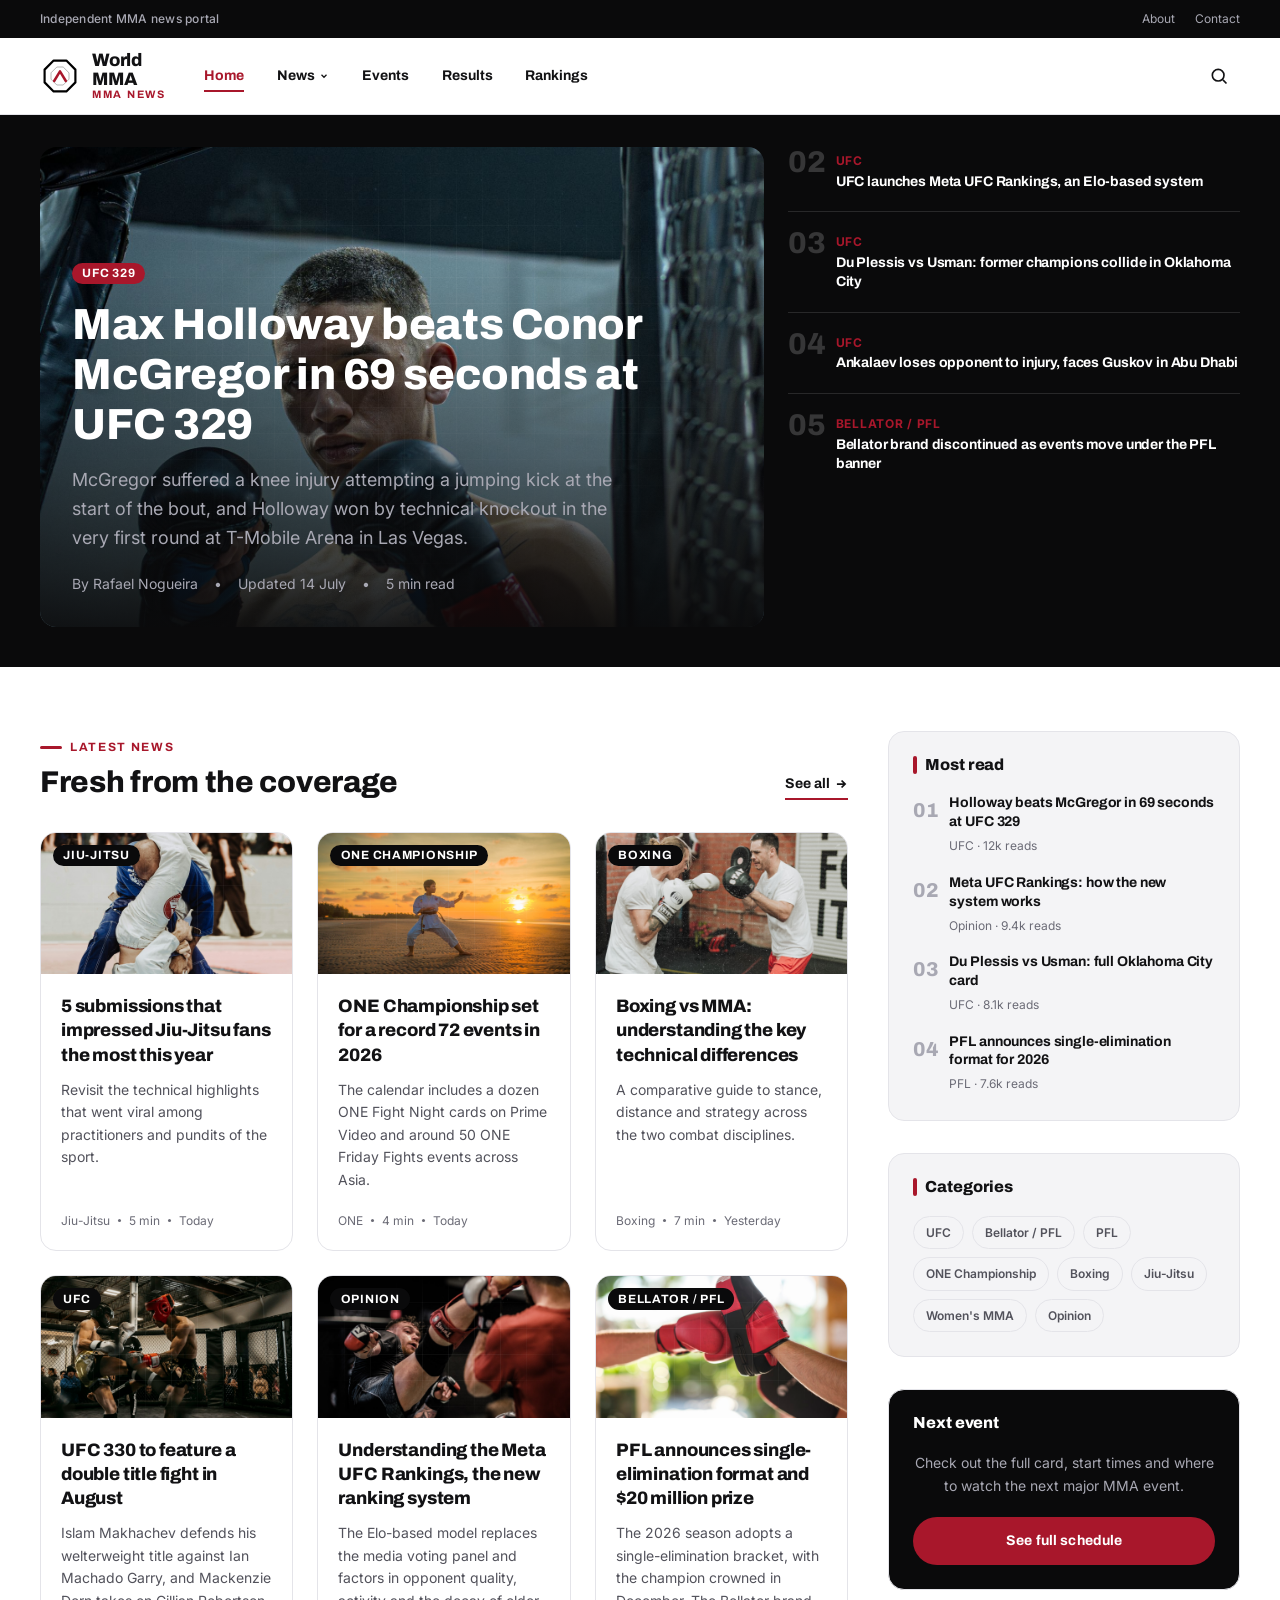
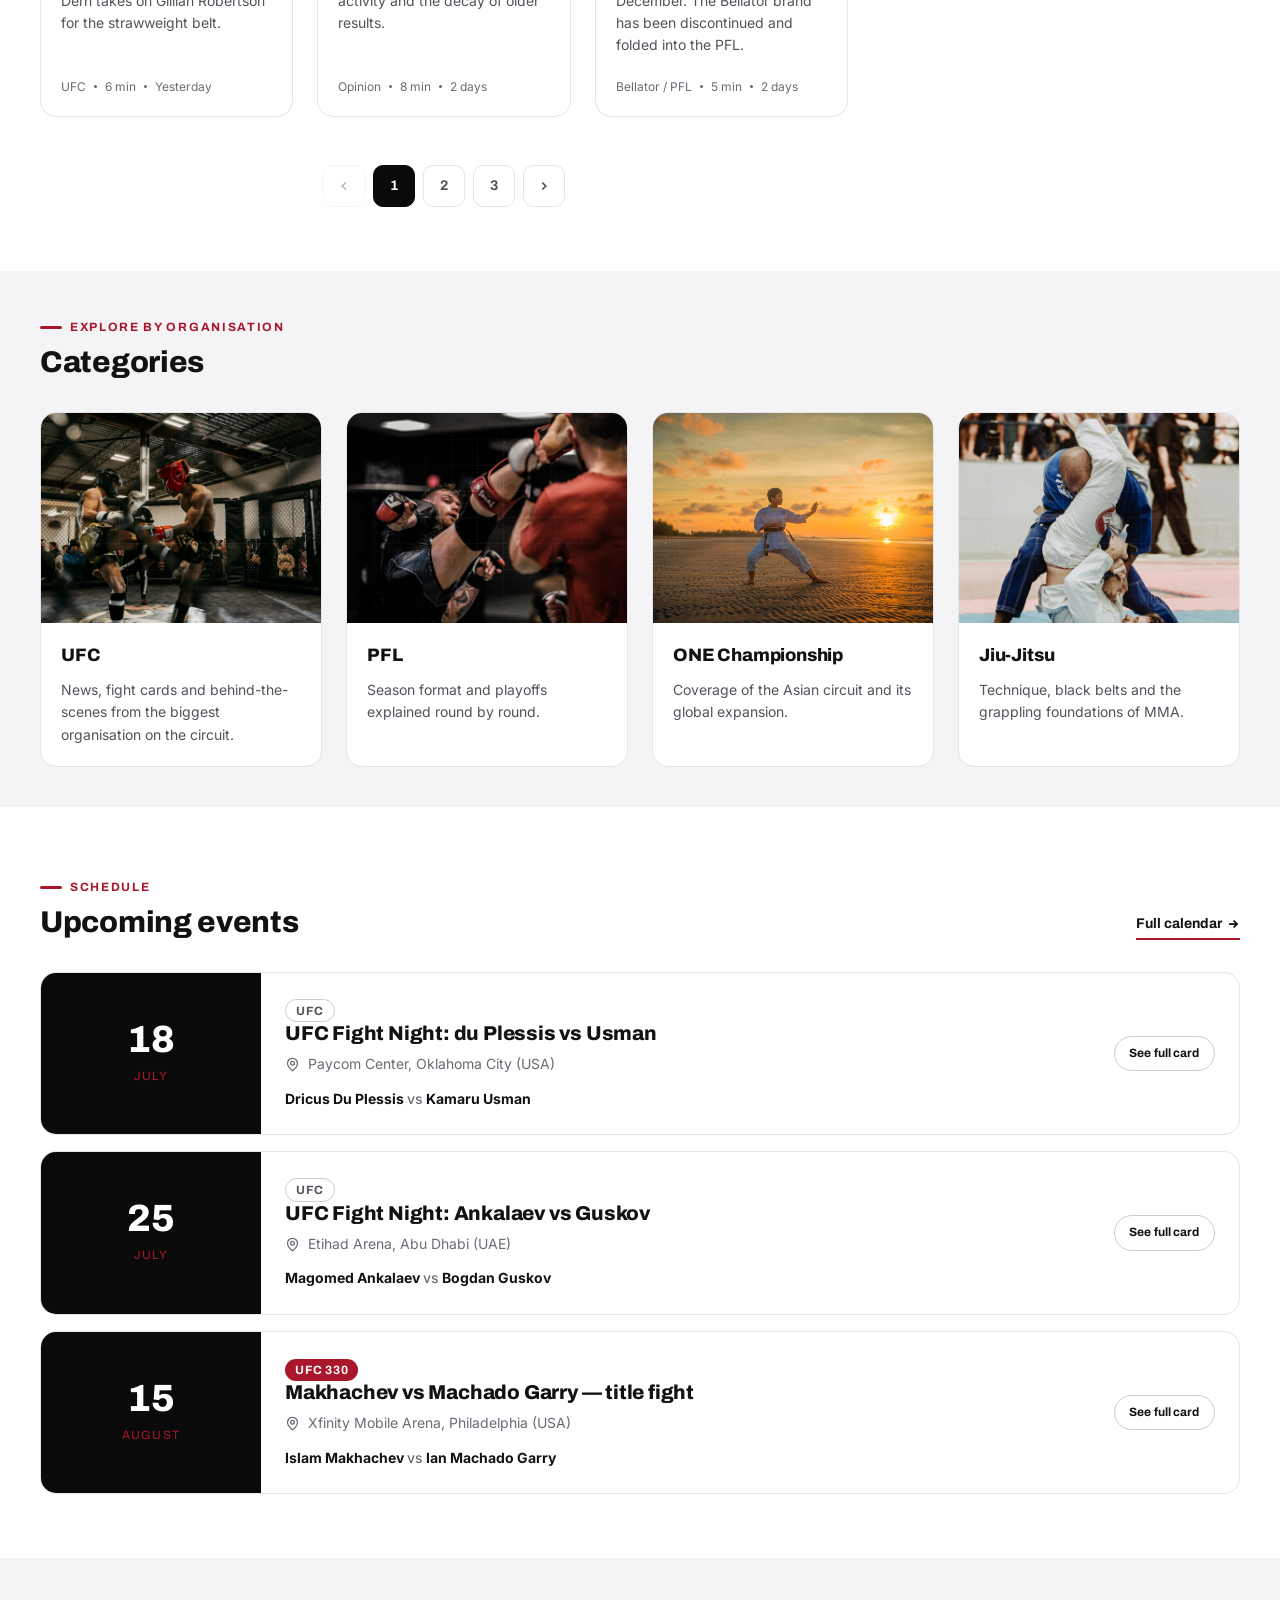
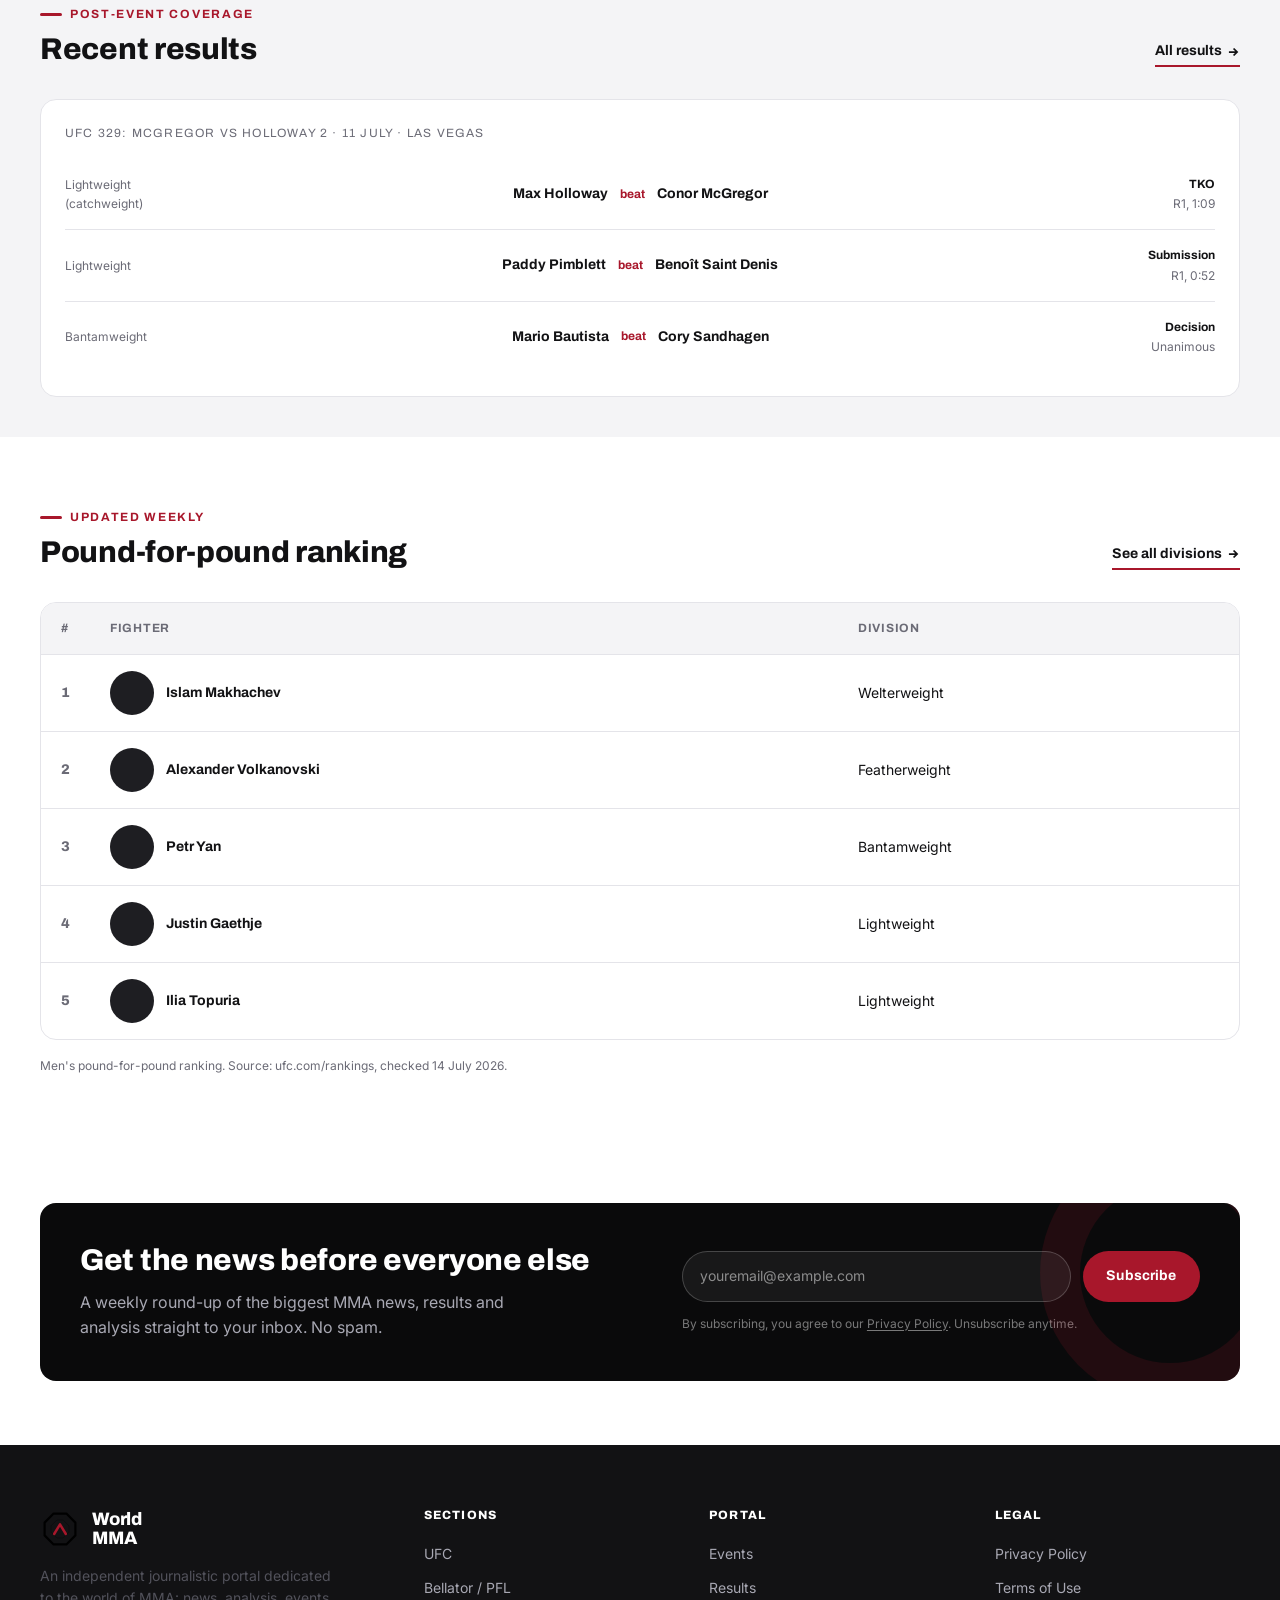
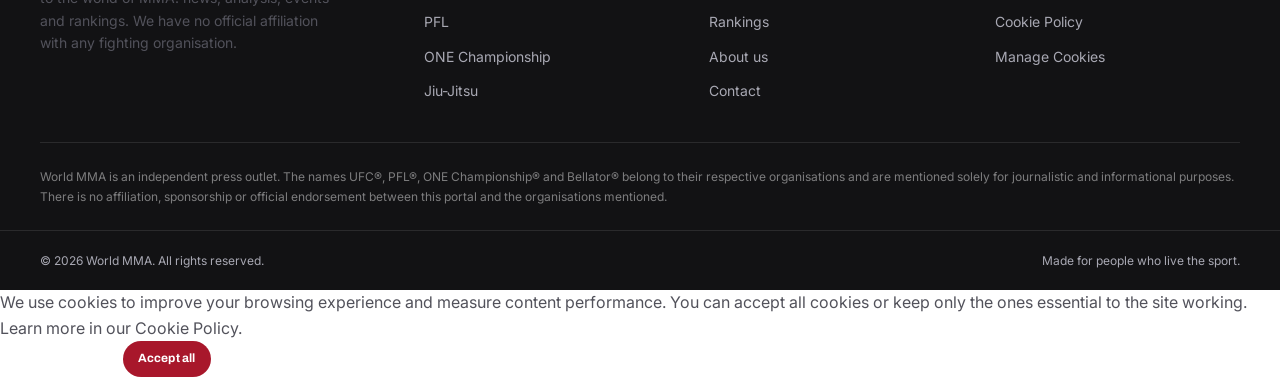
<file: index.html>
<!DOCTYPE html>
<html lang="en-GB">
<head>
  <meta charset="UTF-8" />
  <meta name="viewport" content="width=device-width, initial-scale=1, viewport-fit=cover" />
  <title>World MMA — MMA News, Events and Rankings</title>
  <meta name="description" content="Independent MMA news portal: coverage, analysis, events, results and rankings from the UFC, Bellator, PFL, ONE Championship and more. No official affiliation." />
  <link rel="canonical" href="https://mmaworld.github.io/" />

  <!-- Open Graph -->
  <meta property="og:type" content="website" />
  <meta property="og:site_name" content="World MMA" />
  <meta property="og:title" content="World MMA — MMA News, Events and Rankings" />
  <meta property="og:description" content="Independent MMA news portal: coverage, analysis, events, results and rankings. No official affiliation with any fighting organisation." />
  <meta property="og:url" content="https://mmaworld.github.io/" />
  <meta property="og:image" content="https://mmaworld.github.io/assets/images/hero-mma-cage.jpg" />
  <meta property="og:locale" content="en_GB" />

  <!-- Twitter Card -->
  <meta name="twitter:card" content="summary_large_image" />
  <meta name="twitter:title" content="World MMA — MMA News, Events and Rankings" />
  <meta name="twitter:description" content="Independent MMA news portal. Coverage, analysis, events, results and rankings." />
  <meta name="twitter:image" content="https://mmaworld.github.io/assets/images/hero-mma-cage.jpg" />

  <meta name="robots" content="index, follow" />
  <meta name="theme-color" content="#0a0a0b" />
  <link rel="manifest" href="/manifest.json" />
  <link rel="icon" type="image/svg+xml" href="/assets/icons/favicon.svg" />
  <link rel="alternate" type="application/rss+xml" title="World MMA — RSS" href="/rss.xml" />

  <!-- Performance: preconnect / preload -->
  <link rel="preconnect" href="https://fonts.googleapis.com" />
  <link rel="preconnect" href="https://fonts.gstatic.com" crossorigin />
  <link rel="preload" as="style" href="https://fonts.googleapis.com/css2?family=Archivo:wght@700;800&family=Inter:wght@400;500;600;700&display=swap" />
  <link rel="stylesheet" href="https://fonts.googleapis.com/css2?family=Archivo:wght@700;800&family=Inter:wght@400;500;600;700&display=swap" media="print" onload="this.media='all'" />
  <noscript><link rel="stylesheet" href="https://fonts.googleapis.com/css2?family=Archivo:wght@700;800&family=Inter:wght@400;500;600;700&display=swap" /></noscript>
  <link rel="preload" as="image" href="/assets/icons/logo.svg" />
  <link rel="stylesheet" href="/assets/css/main.css" />

  <!-- JSON-LD: Organization -->
  <script type="application/ld+json">
  {
    "@context": "https://schema.org",
    "@type": "Organization",
    "name": "World MMA",
    "url": "https://mmaworld.github.io/",
    "logo": "https://mmaworld.github.io/assets/icons/favicon.svg",
    "sameAs": [
      "https://www.instagram.com/",
      "https://www.youtube.com/",
      "https://www.tiktok.com/"
    ],
    "description": "Independent journalistic portal dedicated to MMA news, analysis and statistics. Not officially affiliated with the UFC, PFL, ONE Championship, Bellator or any other organisation."
  }
  </script>

  <!-- JSON-LD: WebSite + SearchAction -->
  <script type="application/ld+json">
  {
    "@context": "https://schema.org",
    "@type": "WebSite",
    "name": "World MMA",
    "url": "https://mmaworld.github.io/",
    "potentialAction": {
      "@type": "SearchAction",
      "target": "https://mmaworld.github.io/pages/categoria.html?q={search_term_string}",
      "query-input": "required name=search_term_string"
    }
  }
  </script>

  <!-- ====================================================================
       MARKETING / MEASUREMENT AREA — structure prepared, no IDs.
       Uncomment and insert the corresponding ID before publishing campaigns.

       IMPORTANT: all scripts below are wrapped in
       window.MundoOctogono.onCookieConsentAccepted(...) — they only fire
       after the visitor accepts cookies in the banner (assets/js/main.js).
       This is required for UK GDPR compliance and to avoid collecting
       data before consent. DO NOT remove this wrapper.

       See README.md → "Marketing e Mensuração" section for instructions.
       ==================================================================== -->

  <!-- Google Tag Manager (insert as high as possible in <head>)
  <script>
    window.MundoOctogono = window.MundoOctogono || {};
    window.MundoOctogono.onCookieConsentAccepted = window.MundoOctogono.onCookieConsentAccepted || function(cb){ document.addEventListener('DOMContentLoaded', cb); };
    window.MundoOctogono.onCookieConsentAccepted(function () {
      (function (w, d, s, l, i) {
        w[l] = w[l] || [];
        w[l].push({ "gtm.start": new Date().getTime(), event: "gtm.js" });
        var f = d.getElementsByTagName(s)[0], j = d.createElement(s), dl = l != "dataLayer" ? "&l=" + l : "";
        j.async = true;
        j.src = "https://www.googletagmanager.com/gtm.js?id=" + i + dl;
        f.parentNode.insertBefore(j, f);
      })(window, document, "script", "dataLayer", "GTM-XXXXXXX");
    });
  </script>
  -->

  <!-- Google Analytics 4 (gtag.js)
  <script>
    window.MundoOctogono.onCookieConsentAccepted(function () {
      var s = document.createElement("script");
      s.async = true;
      s.src = "https://www.googletagmanager.com/gtag/js?id=G-XXXXXXXXXX";
      document.head.appendChild(s);
      window.dataLayer = window.dataLayer || [];
      function gtag() { dataLayer.push(arguments); }
      gtag("js", new Date());
      gtag("config", "G-XXXXXXXXXX");
    });
  </script>
  -->

  <!-- Meta Pixel (Facebook/Instagram Ads)
  <script>
    window.MundoOctogono.onCookieConsentAccepted(function () {
      !function(f,b,e,v,n,t,s){if(f.fbq)return;n=f.fbq=function(){n.callMethod?
      n.callMethod.apply(n,arguments):n.queue.push(arguments)};if(!f._fbq)f._fbq=n;
      n.push=n;n.loaded=!0;n.version='2.0';n.queue=[];t=b.createElement(e);t.async=!0;
      t.src=v;s=b.getElementsByTagName(e)[0];s.parentNode.insertBefore(t,s)}(window,
      document,'script','https://connect.facebook.net/en_US/fbevents.js');
      fbq('init', 'YOUR_PIXEL_ID');
      fbq('track', 'PageView');
    });
  </script>
  -->

  <!-- Pinterest Tag
  <script>
    window.MundoOctogono.onCookieConsentAccepted(function () {
      !function(e){if(!window.pintrk){window.pintrk = function () {
      window.pintrk.queue.push(Array.prototype.slice.call(arguments))};var
      n=window.pintrk;n.queue=[],n.version="3.0";var
      t=document.createElement("script");t.async=!0,t.src=e;var
      r=document.getElementsByTagName("script")[0];
      r.parentNode.insertBefore(t,r)}}("https://s.pinimg.com/ct/core.js");
      pintrk('load', 'YOUR_TAG_ID');
      pintrk('page');
    });
  </script>
  -->

  <!-- Snap Pixel
  <script>
    window.MundoOctogono.onCookieConsentAccepted(function () {
      (function(e,t,n){if(e.snaptr)return;var a=e.snaptr=function()
      {a.handleRequest?a.handleRequest.apply(a,arguments):a.queue.push(arguments)};
      a.queue=[];var s='script';var r=t.createElement(s);r.async=!0;
      r.src=n;var u=t.getElementsByTagName(s)[0];
      u.parentNode.insertBefore(r,u);})(window,document,
      'https://sc-static.net/scevent.min.js');
      snaptr('init', 'YOUR_PIXEL_ID');
      snaptr('track', 'PAGE_VIEW');
    });
  </script>
  -->

  <!-- Microsoft Clarity
  <script>
    window.MundoOctogono.onCookieConsentAccepted(function () {
      (function(c,l,a,r,i,t,y){
        c[a]=c[a]||function(){(c[a].q=c[a].q||[]).push(arguments)};
        t=l.createElement(r);t.async=1;t.src="https://www.clarity.ms/tag/"+i;
        y=l.getElementsByTagName(r)[0];y.parentNode.insertBefore(t,y);
      })(window, document, "clarity", "script", "YOUR_CLARITY_ID");
    });
  </script>
  -->

  <!-- UTMify (captures and persists UTMs across pages/checkout — does not collect personal data, only campaign parameters, can stay outside the gate if preferred)
  <script src="https://cdn.utmify.com.br/scripts/utms/latest.js" data-utmify-prevent-xcod-sck async defer></script>
  -->
</head>
<body>
  <!-- Google Tag Manager (noscript) — insert right after the opening <body> tag.
       The <noscript><iframe> cannot be gated by JS (it is precisely the
       fallback for when JS is disabled), so keep it commented out
       while the GTM script above is commented out; enable both together. -->
  <!--
  <noscript><iframe src="https://www.googletagmanager.com/ns.html?id=GTM-XXXXXXX"
  height="0" width="0" style="display:none;visibility:hidden"></iframe></noscript>
  -->
  <a href="#conteudo-principal" class="skip-link">Skip to content</a>

  <!-- =================== HEADER =================== -->
  <header>
    <div class="topbar">
      <div class="container topbar-inner">
        <span class="topbar-date" data-current-date>Independent MMA news portal</span>
        <nav class="topbar-links" aria-label="Institutional links">
          <a href="/pages/sobre.html">About</a>
          <a href="/pages/contato.html">Contact</a>
        </nav>
      </div>
    </div>

    <div class="navbar">
      <div class="container navbar-inner">
        <a href="/" class="brand" aria-label="World MMA — homepage">
          <img src="/assets/icons/logo.svg" alt="" class="brand-logo" width="40" height="40" />
          <span class="brand-name">World<br />MMA<span>MMA News</span></span>
        </a>

        <nav id="nav-primary" class="nav-primary" aria-label="Main navigation">
          <div class="nav-item">
            <a href="/" class="nav-link" aria-current="page">Home</a>
          </div>

          <div class="nav-item">
            <button type="button" class="nav-link" aria-haspopup="true" aria-expanded="false">
              News
              <svg class="chev" viewBox="0 0 24 24" fill="none" stroke="currentColor" stroke-width="3"><path d="m6 9 6 6 6-6"/></svg>
            </button>
            <div class="mega-menu" role="menu">
              <span class="mega-menu-title">Organisations</span>
              <a href="/pages/categoria.html?cat=ufc" role="menuitem">UFC</a>
              <a href="/pages/categoria.html?cat=bellator" role="menuitem">Bellator / PFL</a>
              <a href="/pages/categoria.html?cat=pfl" role="menuitem">PFL</a>
              <a href="/pages/categoria.html?cat=one" role="menuitem">ONE Championship</a>
              <a href="/pages/categoria.html?cat=boxe" role="menuitem">Boxing</a>
              <a href="/pages/categoria.html?cat=jiujitsu" role="menuitem">Jiu-Jitsu</a>
              <a href="/pages/categoria.html?cat=entrevistas" role="menuitem">Interviews</a>
              <a href="/pages/categoria.html?cat=opiniao" role="menuitem">Opinion &amp; Analysis</a>
              <a href="/pages/categoria.html?cat=feminino" role="menuitem">Women's MMA</a>
            </div>
          </div>

          <div class="nav-item">
            <a href="/pages/eventos.html" class="nav-link">Events</a>
          </div>
          <div class="nav-item">
            <a href="/pages/resultados.html" class="nav-link">Results</a>
          </div>
          <div class="nav-item">
            <a href="/pages/rankings.html" class="nav-link">Rankings</a>
          </div>
          <div class="nav-item hide-desktop">
            <a href="/pages/sobre.html" class="nav-link">About</a>
          </div>
          <div class="nav-item hide-desktop">
            <a href="/pages/contato.html" class="nav-link">Contact</a>
          </div>
        </nav>

        <div class="nav-actions">
          <button type="button" class="icon-btn" data-open-modal="searchModal" aria-label="Open search">
            <svg viewBox="0 0 24 24" fill="none" stroke="currentColor" stroke-width="2"><circle cx="11" cy="11" r="7"/><path d="m21 21-4.3-4.3"/></svg>
          </button>
          <button type="button" class="nav-toggle" aria-label="Open menu" aria-expanded="false" aria-controls="nav-primary">
            <span></span><span></span><span></span>
          </button>
        </div>
      </div>
    </div>
  </header>

  <main id="conteudo-principal">
    <!-- =================== HERO =================== -->
    <section class="hero" aria-label="Highlights">
      <div class="container hero-grid">
        <article class="hero-main">
          <div class="media-frame ratio-16-9 tone-red">
            <img src="/assets/images/hero-mma-cage.jpg" alt="Focused fighter standing alone inside the cage arena" loading="eager" width="1600" height="1067" />
          </div>
          <div class="hero-content">
            <span class="badge badge-accent">UFC 329</span>
            <h1 class="hero-title">
              <a href="/pages/noticia.html">Max Holloway beats Conor McGregor in 69 seconds at UFC 329</a>
            </h1>
            <p class="hero-excerpt">McGregor suffered a knee injury attempting a jumping kick at the start of the bout, and Holloway won by technical knockout in the very first round at T-Mobile Arena in Las Vegas.</p>
            <div class="hero-meta">
              <span>By Rafael Nogueira</span>
              <span aria-hidden="true">•</span>
              <span>Updated 14 July</span>
              <span aria-hidden="true">•</span>
              <span>5 min read</span>
            </div>
          </div>
        </article>

        <aside class="hero-side" aria-label="More top stories">
          <div class="hero-side-card">
            <span class="hero-side-number">02</span>
            <div>
              <span class="hero-side-cat">UFC</span>
              <h2 class="hero-side-title"><a href="/pages/rankings.html">UFC launches Meta UFC Rankings, an Elo-based system</a></h2>
            </div>
          </div>
          <div class="hero-side-card">
            <span class="hero-side-number">03</span>
            <div>
              <span class="hero-side-cat">UFC</span>
              <h2 class="hero-side-title"><a href="/pages/eventos.html">Du Plessis vs Usman: former champions collide in Oklahoma City</a></h2>
            </div>
          </div>
          <div class="hero-side-card">
            <span class="hero-side-number">04</span>
            <div>
              <span class="hero-side-cat">UFC</span>
              <h2 class="hero-side-title"><a href="/pages/eventos.html">Ankalaev loses opponent to injury, faces Guskov in Abu Dhabi</a></h2>
            </div>
          </div>
          <div class="hero-side-card">
            <span class="hero-side-number">05</span>
            <div>
              <span class="hero-side-cat">Bellator / PFL</span>
              <h2 class="hero-side-title"><a href="/pages/categoria.html?cat=bellator">Bellator brand discontinued as events move under the PFL banner</a></h2>
            </div>
          </div>
        </aside>
      </div>
    </section>

    <!-- =================== NEWS GRID + SIDEBAR =================== -->
    <section class="section">
      <div class="container">
        <div class="layout-with-sidebar">
          <div>
            <div class="section-head">
              <div>
                <span class="section-eyebrow">Latest news</span>
                <h2 class="section-title">Fresh from the coverage</h2>
              </div>
              <a href="/pages/categoria.html" class="section-link">
                See all
                <svg width="14" height="14" viewBox="0 0 24 24" fill="none" stroke="currentColor" stroke-width="3"><path d="M5 12h14M13 6l6 6-6 6"/></svg>
              </a>
            </div>

            <div class="grid grid-cols-3">
              <article class="card" data-category="jiujitsu">
                <div class="card-media">
                  <span class="badge badge-dark">Jiu-Jitsu</span>
                  <div class="media-frame ratio-16-9">
                    <img src="/assets/images/jiujitsu-grappling-1.jpg" alt="Athletes fighting for position during a Jiu-Jitsu match" loading="lazy" width="800" height="450" />
                  </div>
                </div>
                <div class="card-body">
                  <h3 class="card-title"><a href="/pages/noticia.html">5 submissions that impressed Jiu-Jitsu fans the most this year</a></h3>
                  <p class="card-excerpt">Revisit the technical highlights that went viral among practitioners and pundits of the sport.</p>
                  <div class="card-meta">
                    <span>Jiu-Jitsu</span><span class="dot"></span><span>5 min</span><span class="dot"></span><span>Today</span>
                  </div>
                </div>
              </article>

              <article class="card" data-category="one">
                <div class="card-media">
                  <span class="badge badge-dark">ONE Championship</span>
                  <div class="media-frame ratio-16-9 tone-red">
                    <img src="/assets/images/martial-arts-action.jpg" alt="Athlete practising martial arts outdoors" loading="lazy" width="800" height="450" />
                  </div>
                </div>
                <div class="card-body">
                  <h3 class="card-title"><a href="/pages/categoria.html?cat=one">ONE Championship set for a record 72 events in 2026</a></h3>
                  <p class="card-excerpt">The calendar includes a dozen ONE Fight Night cards on Prime Video and around 50 ONE Friday Fights events across Asia.</p>
                  <div class="card-meta">
                    <span>ONE</span><span class="dot"></span><span>4 min</span><span class="dot"></span><span>Today</span>
                  </div>
                </div>
              </article>

              <article class="card" data-category="boxe">
                <div class="card-media">
                  <span class="badge badge-dark">Boxing</span>
                  <div class="media-frame ratio-16-9">
                    <img src="/assets/images/boxing-sparring-gym.jpg" alt="Fighters training boxing in a gym" loading="lazy" width="800" height="450" />
                  </div>
                </div>
                <div class="card-body">
                  <h3 class="card-title"><a href="/pages/noticia.html">Boxing vs MMA: understanding the key technical differences</a></h3>
                  <p class="card-excerpt">A comparative guide to stance, distance and strategy across the two combat disciplines.</p>
                  <div class="card-meta">
                    <span>Boxing</span><span class="dot"></span><span>7 min</span><span class="dot"></span><span>Yesterday</span>
                  </div>
                </div>
              </article>

              <article class="card" data-category="ufc">
                <div class="card-media">
                  <span class="badge badge-dark">UFC</span>
                  <div class="media-frame ratio-16-9 tone-red">
                    <img src="/assets/images/mma-wrestling-ring.jpg" alt="Fighter shadow boxing alone inside a training ring" loading="lazy" width="800" height="450" />
                  </div>
                </div>
                <div class="card-body">
                  <h3 class="card-title"><a href="/pages/eventos.html">UFC 330 to feature a double title fight in August</a></h3>
                  <p class="card-excerpt">Islam Makhachev defends his welterweight title against Ian Machado Garry, and Mackenzie Dern takes on Gillian Robertson for the strawweight belt.</p>
                  <div class="card-meta">
                    <span>UFC</span><span class="dot"></span><span>6 min</span><span class="dot"></span><span>Yesterday</span>
                  </div>
                </div>
              </article>

              <article class="card" data-category="opiniao">
                <div class="card-media">
                  <span class="badge badge-dark">Opinion</span>
                  <div class="media-frame ratio-16-9">
                    <img src="/assets/images/mma-gloves-action.jpg" alt="Boxer practising shadow boxing technique outdoors" loading="lazy" width="800" height="450" />
                  </div>
                </div>
                <div class="card-body">
                  <h3 class="card-title"><a href="/pages/rankings.html">Understanding the Meta UFC Rankings, the new ranking system</a></h3>
                  <p class="card-excerpt">The Elo-based model replaces the media voting panel and factors in opponent quality, activity and the decay of older results.</p>
                  <div class="card-meta">
                    <span>Opinion</span><span class="dot"></span><span>8 min</span><span class="dot"></span><span>2 days</span>
                  </div>
                </div>
              </article>

              <article class="card" data-category="bellator">
                <div class="card-media">
                  <span class="badge badge-dark">Bellator / PFL</span>
                  <div class="media-frame ratio-16-9 tone-red">
                    <img src="/assets/images/boxing-glove-red.jpg" alt="Close-up of a fight glove during training" loading="lazy" width="800" height="450" />
                  </div>
                </div>
                <div class="card-body">
                  <h3 class="card-title"><a href="/pages/categoria.html?cat=bellator">PFL announces single-elimination format and $20 million prize</a></h3>
                  <p class="card-excerpt">The 2026 season adopts a single-elimination bracket, with the champion crowned in December. The Bellator brand has been discontinued and folded into the PFL.</p>
                  <div class="card-meta">
                    <span>Bellator / PFL</span><span class="dot"></span><span>5 min</span><span class="dot"></span><span>2 days</span>
                  </div>
                </div>
              </article>
            </div>

            <nav class="pagination" aria-label="News pagination">
              <button class="page-btn" disabled aria-label="Previous page">
                <svg width="14" height="14" viewBox="0 0 24 24" fill="none" stroke="currentColor" stroke-width="3"><path d="M15 6l-6 6 6 6"/></svg>
              </button>
              <button class="page-btn" aria-current="page">1</button>
              <a class="page-btn" href="/pages/categoria.html">2</a>
              <a class="page-btn" href="/pages/categoria.html">3</a>
              <a class="page-btn" href="/pages/categoria.html" aria-label="Next page">
                <svg width="14" height="14" viewBox="0 0 24 24" fill="none" stroke="currentColor" stroke-width="3"><path d="M9 6l6 6-6 6"/></svg>
              </a>
            </nav>
          </div>

          <!-- =================== SIDEBAR =================== -->
          <aside class="sidebar" aria-label="Related content">
            <div class="widget">
              <h2 class="widget-title">Most read</h2>
              <ol class="widget-list">
                <li class="widget-item">
                  <span class="widget-rank">01</span>
                  <div>
                    <h3 class="widget-item-title"><a href="/pages/noticia.html">Holloway beats McGregor in 69 seconds at UFC 329</a></h3>
                    <span class="widget-item-meta">UFC · 12k reads</span>
                  </div>
                </li>
                <li class="widget-item">
                  <span class="widget-rank">02</span>
                  <div>
                    <h3 class="widget-item-title"><a href="/pages/rankings.html">Meta UFC Rankings: how the new system works</a></h3>
                    <span class="widget-item-meta">Opinion · 9.4k reads</span>
                  </div>
                </li>
                <li class="widget-item">
                  <span class="widget-rank">03</span>
                  <div>
                    <h3 class="widget-item-title"><a href="/pages/eventos.html">Du Plessis vs Usman: full Oklahoma City card</a></h3>
                    <span class="widget-item-meta">UFC · 8.1k reads</span>
                  </div>
                </li>
                <li class="widget-item">
                  <span class="widget-rank">04</span>
                  <div>
                    <h3 class="widget-item-title"><a href="/pages/categoria.html?cat=bellator">PFL announces single-elimination format for 2026</a></h3>
                    <span class="widget-item-meta">PFL · 7.6k reads</span>
                  </div>
                </li>
              </ol>
            </div>

            <div class="widget">
              <h2 class="widget-title">Categories</h2>
              <div class="widget-tags">
                <a class="tag-pill" href="/pages/categoria.html?cat=ufc">UFC</a>
                <a class="tag-pill" href="/pages/categoria.html?cat=bellator">Bellator / PFL</a>
                <a class="tag-pill" href="/pages/categoria.html?cat=pfl">PFL</a>
                <a class="tag-pill" href="/pages/categoria.html?cat=one">ONE Championship</a>
                <a class="tag-pill" href="/pages/categoria.html?cat=boxe">Boxing</a>
                <a class="tag-pill" href="/pages/categoria.html?cat=jiujitsu">Jiu-Jitsu</a>
                <a class="tag-pill" href="/pages/categoria.html?cat=feminino">Women's MMA</a>
                <a class="tag-pill" href="/pages/categoria.html?cat=opiniao">Opinion</a>
              </div>
            </div>

            <div class="widget widget-cta">
              <h2 class="widget-title">Next event</h2>
              <p>Check out the full card, start times and where to watch the next major MMA event.</p>
              <a href="/pages/eventos.html" class="btn btn-accent btn-block">See full schedule</a>
            </div>
          </aside>
        </div>
      </div>
    </section>

    <!-- =================== FEATURED CATEGORIES =================== -->
    <section class="section section--tight" style="background:var(--bg-subtle);" aria-label="Categories">
      <div class="container">
        <div class="section-head">
          <div>
            <span class="section-eyebrow">Explore by organisation</span>
            <h2 class="section-title">Categories</h2>
          </div>
        </div>
        <div class="grid grid-cols-4">
          <a class="card" href="/pages/categoria.html?cat=ufc" style="text-decoration:none;">
            <div class="card-media">
              <div class="media-frame ratio-4-3 tone-red">
                <img src="/assets/images/mma-wrestling-ring.jpg" alt="Fighter shadow boxing alone inside a training ring" loading="lazy" width="600" height="450" />
              </div>
            </div>
            <div class="card-body">
              <h3 class="card-title">UFC</h3>
              <p class="card-excerpt">News, fight cards and behind-the-scenes from the biggest organisation on the circuit.</p>
            </div>
          </a>
          <a class="card" href="/pages/categoria.html?cat=pfl" style="text-decoration:none;">
            <div class="card-media">
              <div class="media-frame ratio-4-3">
                <img src="/assets/images/mma-gloves-action.jpg" alt="Boxer practising shadow boxing technique outdoors" loading="lazy" width="600" height="450" />
              </div>
            </div>
            <div class="card-body">
              <h3 class="card-title">PFL</h3>
              <p class="card-excerpt">Season format and playoffs explained round by round.</p>
            </div>
          </a>
          <a class="card" href="/pages/categoria.html?cat=one" style="text-decoration:none;">
            <div class="card-media">
              <div class="media-frame ratio-4-3 tone-red">
                <img src="/assets/images/martial-arts-action.jpg" alt="Athlete practising martial arts outdoors" loading="lazy" width="600" height="450" />
              </div>
            </div>
            <div class="card-body">
              <h3 class="card-title">ONE Championship</h3>
              <p class="card-excerpt">Coverage of the Asian circuit and its global expansion.</p>
            </div>
          </a>
          <a class="card" href="/pages/categoria.html?cat=jiujitsu" style="text-decoration:none;">
            <div class="card-media">
              <div class="media-frame ratio-4-3">
                <img src="/assets/images/jiujitsu-grappling-1.jpg" alt="Athletes fighting for position during a Jiu-Jitsu match" loading="lazy" width="600" height="450" />
              </div>
            </div>
            <div class="card-body">
              <h3 class="card-title">Jiu-Jitsu</h3>
              <p class="card-excerpt">Technique, black belts and the grappling foundations of MMA.</p>
            </div>
          </a>
        </div>
      </div>
    </section>

    <!-- =================== UPCOMING EVENTS =================== -->
    <section class="section" aria-label="Upcoming events">
      <div class="container">
        <div class="section-head">
          <div>
            <span class="section-eyebrow">Schedule</span>
            <h2 class="section-title">Upcoming events</h2>
          </div>
          <a href="/pages/eventos.html" class="section-link">
            Full calendar
            <svg width="14" height="14" viewBox="0 0 24 24" fill="none" stroke="currentColor" stroke-width="3"><path d="M5 12h14M13 6l6 6-6 6"/></svg>
          </a>
        </div>

        <div style="display:flex; flex-direction:column; gap:var(--space-4);">
          <div class="event-card">
            <div class="event-date-block">
              <span class="day">18</span>
              <span class="month">July</span>
            </div>
            <div class="event-info">
              <span class="badge badge-outline">UFC</span>
              <h3 class="event-name">UFC Fight Night: du Plessis vs Usman</h3>
              <span class="event-location">
                <svg viewBox="0 0 24 24" fill="none" stroke="currentColor" stroke-width="2"><path d="M20 10c0 6-8 12-8 12s-8-6-8-12a8 8 0 0 1 16 0Z"/><circle cx="12" cy="10" r="3"/></svg>
                Paycom Center, Oklahoma City (USA)
              </span>
              <p class="event-main-fight">Dricus Du Plessis <span>vs</span> Kamaru Usman</p>
            </div>
            <div class="event-cta">
              <a href="/pages/eventos.html" class="btn btn-outline btn-sm">See full card</a>
            </div>
          </div>

          <div class="event-card">
            <div class="event-date-block">
              <span class="day">25</span>
              <span class="month">July</span>
            </div>
            <div class="event-info">
              <span class="badge badge-outline">UFC</span>
              <h3 class="event-name">UFC Fight Night: Ankalaev vs Guskov</h3>
              <span class="event-location">
                <svg viewBox="0 0 24 24" fill="none" stroke="currentColor" stroke-width="2"><path d="M20 10c0 6-8 12-8 12s-8-6-8-12a8 8 0 0 1 16 0Z"/><circle cx="12" cy="10" r="3"/></svg>
                Etihad Arena, Abu Dhabi (UAE)
              </span>
              <p class="event-main-fight">Magomed Ankalaev <span>vs</span> Bogdan Guskov</p>
            </div>
            <div class="event-cta">
              <a href="/pages/eventos.html" class="btn btn-outline btn-sm">See full card</a>
            </div>
          </div>

          <div class="event-card">
            <div class="event-date-block">
              <span class="day">15</span>
              <span class="month">August</span>
            </div>
            <div class="event-info">
              <span class="badge badge-accent">UFC 330</span>
              <h3 class="event-name">Makhachev vs Machado Garry — title fight</h3>
              <span class="event-location">
                <svg viewBox="0 0 24 24" fill="none" stroke="currentColor" stroke-width="2"><path d="M20 10c0 6-8 12-8 12s-8-6-8-12a8 8 0 0 1 16 0Z"/><circle cx="12" cy="10" r="3"/></svg>
                Xfinity Mobile Arena, Philadelphia (USA)
              </span>
              <p class="event-main-fight">Islam Makhachev <span>vs</span> Ian Machado Garry</p>
            </div>
            <div class="event-cta">
              <a href="/pages/eventos.html" class="btn btn-outline btn-sm">See full card</a>
            </div>
          </div>
        </div>
      </div>
    </section>

    <!-- =================== RECENT RESULTS =================== -->
    <section class="section section--tight" style="background:var(--bg-subtle);" aria-label="Recent results">
      <div class="container">
        <div class="section-head">
          <div>
            <span class="section-eyebrow">Post-event coverage</span>
            <h2 class="section-title">Recent results</h2>
          </div>
          <a href="/pages/resultados.html" class="section-link">
            All results
            <svg width="14" height="14" viewBox="0 0 24 24" fill="none" stroke="currentColor" stroke-width="3"><path d="M5 12h14M13 6l6 6-6 6"/></svg>
          </a>
        </div>

        <div class="card" style="padding:var(--space-6);">
          <div class="card-slate-title" style="border:none; padding:0; margin:0 0 var(--space-4);">UFC 329: McGregor vs Holloway 2 · 11 July · Las Vegas</div>
          <div class="fight-row">
            <span class="fight-weight">Lightweight (catchweight)</span>
            <span class="fight-fighters">Max Holloway <span class="vs">beat</span> Conor McGregor</span>
            <span class="fight-result"><strong>TKO</strong>R1, 1:09</span>
          </div>
          <div class="fight-row">
            <span class="fight-weight">Lightweight</span>
            <span class="fight-fighters">Paddy Pimblett <span class="vs">beat</span> Benoît Saint Denis</span>
            <span class="fight-result"><strong>Submission</strong>R1, 0:52</span>
          </div>
          <div class="fight-row">
            <span class="fight-weight">Bantamweight</span>
            <span class="fight-fighters">Mario Bautista <span class="vs">beat</span> Cory Sandhagen</span>
            <span class="fight-result"><strong>Decision</strong>Unanimous</span>
          </div>
        </div>
      </div>
    </section>

    <!-- =================== RANKING =================== -->
    <section class="section" aria-label="Pound-for-pound ranking">
      <div class="container">
        <div class="section-head">
          <div>
            <span class="section-eyebrow">Updated weekly</span>
            <h2 class="section-title">Pound-for-pound ranking</h2>
          </div>
          <a href="/pages/rankings.html" class="section-link">
            See all divisions
            <svg width="14" height="14" viewBox="0 0 24 24" fill="none" stroke="currentColor" stroke-width="3"><path d="M5 12h14M13 6l6 6-6 6"/></svg>
          </a>
        </div>

        <div style="overflow-x:auto;">
        <table class="rank-table">
          <thead>
            <tr>
              <th>#</th>
              <th>Fighter</th>
              <th>Division</th>
            </tr>
          </thead>
          <tbody>
            <tr>
              <td class="rank-pos">1</td>
              <td class="rank-fighter">
                <span class="rank-fighter-photo"></span>
                <span class="rank-fighter-name">Islam Makhachev</span>
              </td>
              <td>Welterweight</td>
            </tr>
            <tr>
              <td class="rank-pos">2</td>
              <td class="rank-fighter">
                <span class="rank-fighter-photo"></span>
                <span class="rank-fighter-name">Alexander Volkanovski</span>
              </td>
              <td>Featherweight</td>
            </tr>
            <tr>
              <td class="rank-pos">3</td>
              <td class="rank-fighter">
                <span class="rank-fighter-photo"></span>
                <span class="rank-fighter-name">Petr Yan</span>
              </td>
              <td>Bantamweight</td>
            </tr>
            <tr>
              <td class="rank-pos">4</td>
              <td class="rank-fighter">
                <span class="rank-fighter-photo"></span>
                <span class="rank-fighter-name">Justin Gaethje</span>
              </td>
              <td>Lightweight</td>
            </tr>
            <tr>
              <td class="rank-pos">5</td>
              <td class="rank-fighter">
                <span class="rank-fighter-photo"></span>
                <span class="rank-fighter-name">Ilia Topuria</span>
              </td>
              <td>Lightweight</td>
            </tr>
          </tbody>
        </table>
        </div>
        <p class="rank-source" style="margin-top:var(--space-4);">Men's pound-for-pound ranking. Source: ufc.com/rankings, checked 14 July 2026.</p>
      </div>
    </section>

    <!-- =================== NEWSLETTER =================== -->
    <section class="section">
      <div class="container">
        <div class="newsletter">
          <div>
            <h2 class="newsletter-title">Get the news before everyone else</h2>
            <p class="newsletter-text">A weekly round-up of the biggest MMA news, results and analysis straight to your inbox. No spam.</p>
          </div>
          <div>
            <form class="newsletter-form" data-newsletter-form novalidate action="https://formsubmit.co/world.mma001@gmail.com" method="POST">
              <input type="hidden" name="_subject" value="New newsletter sign-up — World MMA" />
              <input type="hidden" name="_captcha" value="false" />
              <input type="hidden" name="form_type" value="newsletter" />
              <input type="text" name="_honey" style="display:none" tabindex="-1" autocomplete="off" aria-hidden="true" />
              <div class="form-field">
                <label for="newsletterEmail" class="sr-only">Your email</label>
                <input type="email" id="newsletterEmail" name="email" class="input" placeholder="youremail@example.com" required autocomplete="email" />
              </div>
              <button type="submit" class="btn btn-accent">Subscribe</button>
            </form>
            <p class="newsletter-disclaimer">By subscribing, you agree to our <a href="/pages/politica-de-privacidade.html">Privacy Policy</a>. Unsubscribe anytime.</p>
          </div>
        </div>
      </div>
    </section>
  </main>

  <!-- =================== FOOTER =================== -->
  <footer class="site-footer">
    <div class="container footer-top">
      <div class="footer-brand">
        <a href="/" class="brand" aria-label="World MMA — homepage">
          <img src="/assets/icons/logo.svg" alt="" class="brand-logo" width="40" height="40" />
          <span class="brand-name">World<br />MMA</span>
        </a>
        <p class="footer-about">An independent journalistic portal dedicated to the world of MMA: news, analysis, events and rankings. We have no official affiliation with any fighting organisation.</p>
      </div>

      <nav aria-label="Sections">
        <h2 class="footer-heading">Sections</h2>
        <div class="footer-links">
          <a href="/pages/categoria.html?cat=ufc">UFC</a>
          <a href="/pages/categoria.html?cat=bellator">Bellator / PFL</a>
          <a href="/pages/categoria.html?cat=pfl">PFL</a>
          <a href="/pages/categoria.html?cat=one">ONE Championship</a>
          <a href="/pages/categoria.html?cat=jiujitsu">Jiu-Jitsu</a>
        </div>
      </nav>

      <nav aria-label="Portal">
        <h2 class="footer-heading">Portal</h2>
        <div class="footer-links">
          <a href="/pages/eventos.html">Events</a>
          <a href="/pages/resultados.html">Results</a>
          <a href="/pages/rankings.html">Rankings</a>
          <a href="/pages/sobre.html">About us</a>
          <a href="/pages/contato.html">Contact</a>
        </div>
      </nav>

      <nav aria-label="Legal">
        <h2 class="footer-heading">Legal</h2>
        <div class="footer-links">
          <a href="/pages/politica-de-privacidade.html">Privacy Policy</a>
          <a href="/pages/termos-de-uso.html">Terms of Use</a>
          <a href="/pages/politica-de-cookies.html">Cookie Policy</a>
          <a href="#" data-cookie-manage>Manage Cookies</a>
        </div>
      </nav>
    </div>

    <div class="container">
      <p class="footer-disclaimer">
        World MMA is an independent press outlet. The names UFC®, PFL®, ONE Championship® and Bellator® belong to their respective organisations and are mentioned solely for journalistic and informational purposes. There is no affiliation, sponsorship or official endorsement between this portal and the organisations mentioned.
      </p>
    </div>

    <div class="container footer-bottom">
      <span>© <span data-current-year>2026</span> World MMA. All rights reserved.</span>
      <span>Made for people who live the sport.</span>
    </div>
  </footer>

  <!-- =================== MODALS =================== -->
  <div class="overlay"></div>

  <div class="modal search-modal" id="searchModal" role="dialog" aria-modal="true" aria-labelledby="searchModalTitle" tabindex="-1">
    <div class="modal-header">
      <h2 class="modal-title" id="searchModalTitle">Search the portal</h2>
      <button type="button" class="modal-close" data-close-modal aria-label="Close search">
        <svg width="20" height="20" viewBox="0 0 24 24" fill="none" stroke="currentColor" stroke-width="2"><path d="M18 6 6 18M6 6l12 12"/></svg>
      </button>
    </div>
    <div class="modal-body">
      <div class="search-input-wrap">
        <svg width="20" height="20" viewBox="0 0 24 24" fill="none" stroke="currentColor" stroke-width="2"><circle cx="11" cy="11" r="7"/><path d="m21 21-4.3-4.3"/></svg>
        <input type="search" placeholder="Type a fighter, organisation or event..." aria-label="Search field" autofocus />
      </div>
      <div class="search-suggestions">
        <span class="search-suggestion-label">Popular searches</span>
        <a href="/pages/categoria.html?cat=ufc">UFC news</a>
        <a href="/pages/rankings.html">Pound-for-pound ranking</a>
        <a href="/pages/eventos.html">Upcoming events</a>
        <a href="/pages/categoria.html?cat=feminino">Women's MMA</a>
      </div>
    </div>
  </div>

  <div class="toast-region" aria-live="polite" aria-atomic="true"></div>
  <button type="button" class="back-to-top" aria-label="Back to top">
    <svg width="18" height="18" viewBox="0 0 24 24" fill="none" stroke="currentColor" stroke-width="2.5"><path d="M12 19V5M5 12l7-7 7 7"/></svg>
  </button>

  <div class="cookie-banner" id="cookieBanner" role="dialog" aria-live="polite" aria-label="Cookie consent" hidden>
    <div class="cookie-banner-inner">
      <p class="cookie-banner-text">We use cookies to improve your browsing experience and measure content performance. You can accept all cookies or keep only the ones essential to the site working. Learn more in our <a href="/pages/politica-de-cookies.html">Cookie Policy</a>.</p>
      <div class="cookie-banner-actions">
        <button type="button" class="btn btn-ghost btn-sm" data-cookie-reject>Essentials only</button>
        <button type="button" class="btn btn-accent btn-sm" data-cookie-accept>Accept all</button>
      </div>
    </div>
  </div>

  <script src="/assets/js/main.js" defer></script>
</body>
</html>
</file>
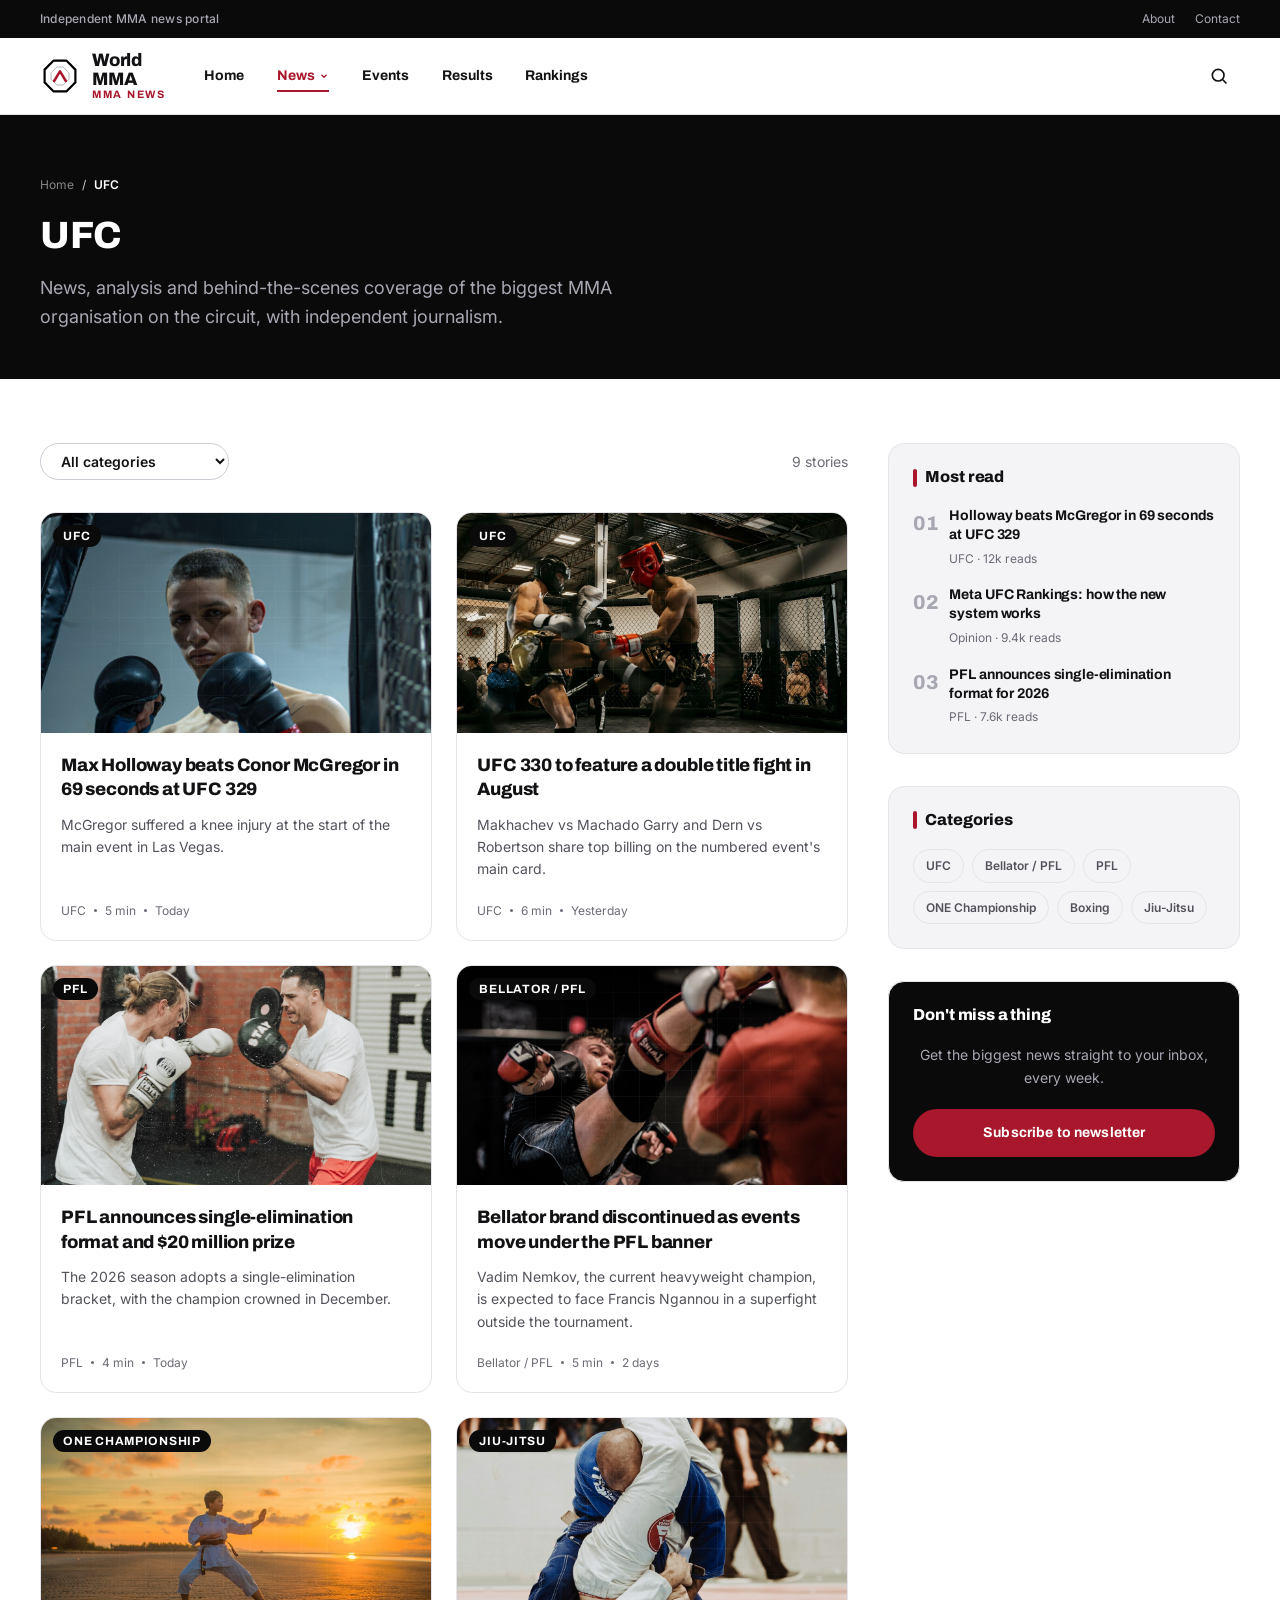
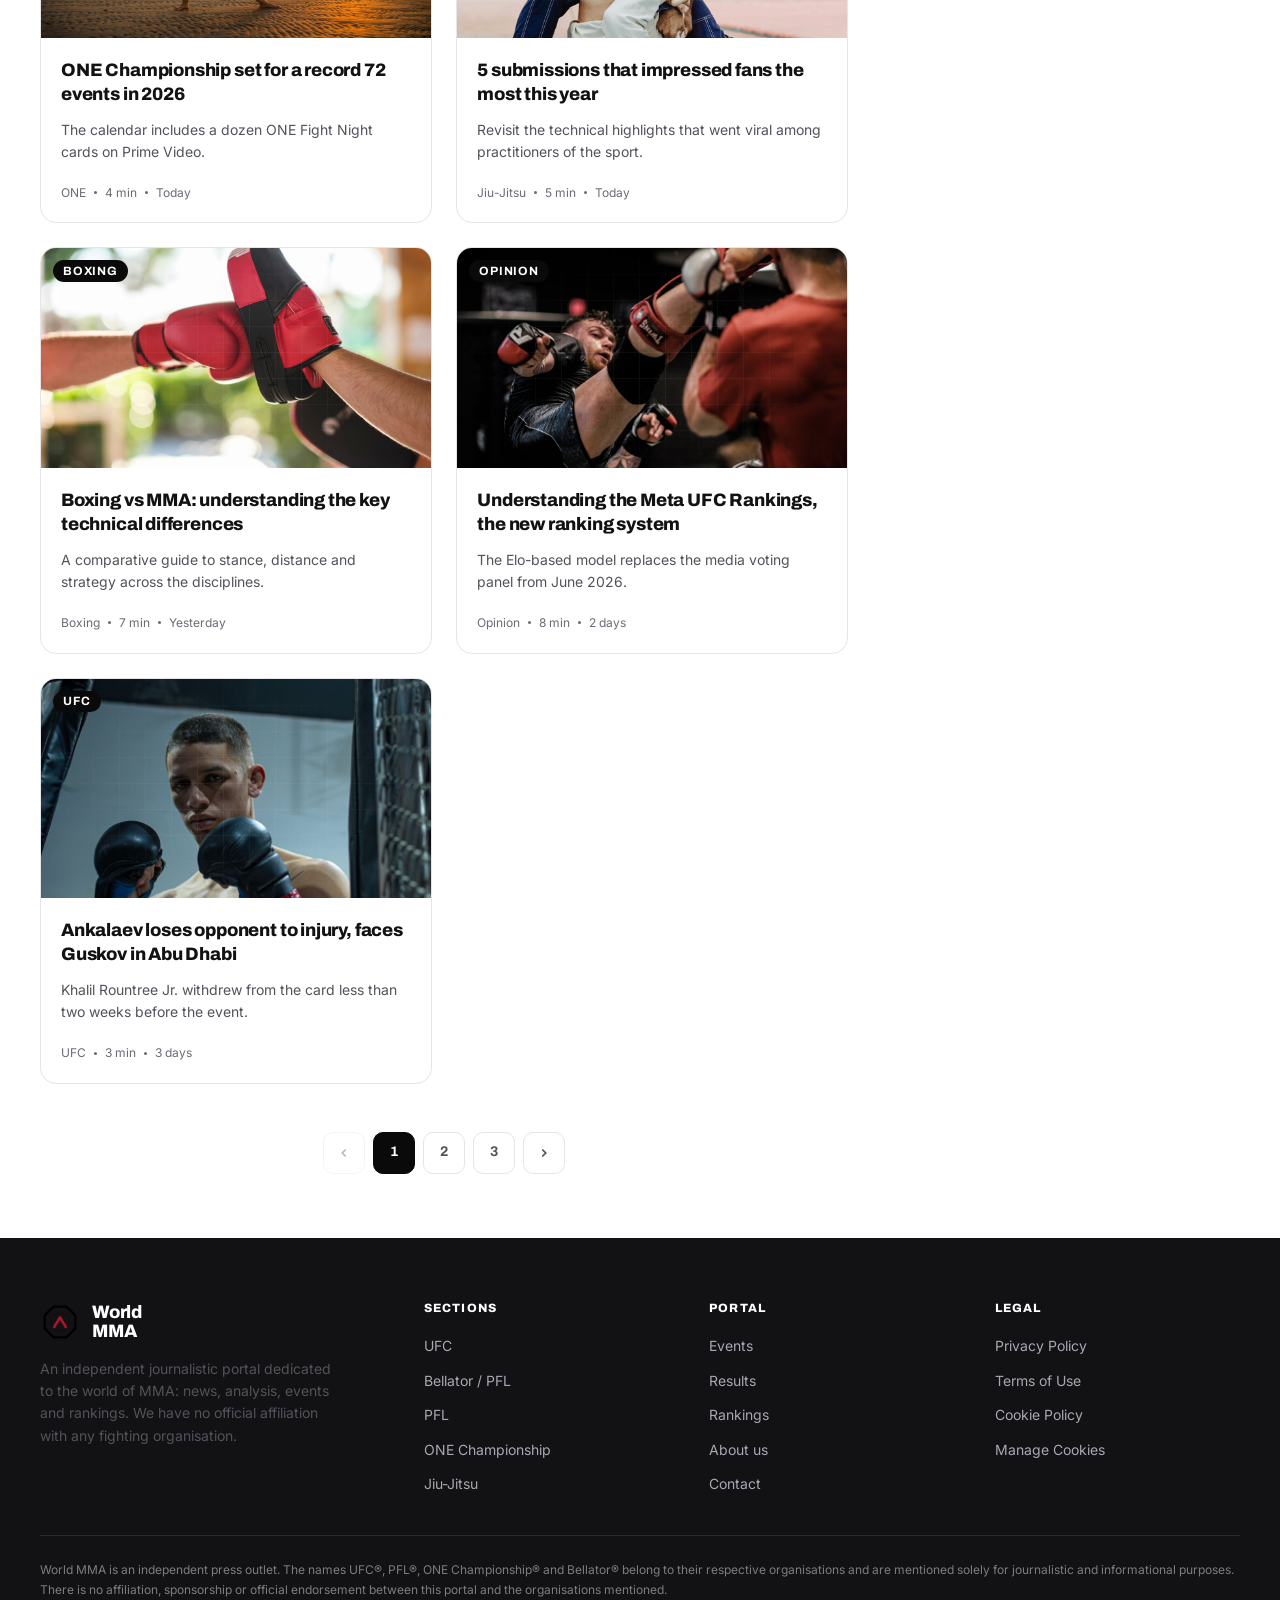
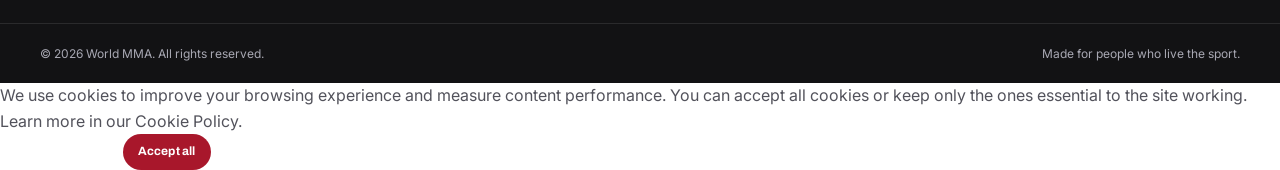
<file: pages/categoria.html>
<!DOCTYPE html>
<html lang="en-GB">
<head>
  <meta charset="UTF-8" />
  <meta name="viewport" content="width=device-width, initial-scale=1, viewport-fit=cover" />
  <title>UFC — News and Full Coverage | World MMA</title>
  <meta name="description" content="All the news, analysis and behind-the-scenes coverage of the UFC in one place. Independent, up-to-date coverage from World MMA." />
  <link rel="canonical" href="https://mmaworld.github.io/pages/categoria.html" />
  <meta property="og:type" content="website" />
  <meta property="og:site_name" content="World MMA" />
  <meta property="og:title" content="UFC — News and Full Coverage | World MMA" />
  <meta property="og:description" content="All the news, analysis and behind-the-scenes coverage of the UFC in one place." />
  <meta property="og:url" content="https://mmaworld.github.io/pages/categoria.html" />
  <meta property="og:image" content="https://mmaworld.github.io/assets/images/hero-mma-cage.jpg" />
  <meta property="og:locale" content="en_GB" />
  <meta name="twitter:card" content="summary_large_image" />
  <meta name="robots" content="index, follow" />
  <meta name="theme-color" content="#0a0a0b" />
  <link rel="manifest" href="/manifest.json" />
  <link rel="icon" type="image/svg+xml" href="/assets/icons/favicon.svg" />
  <link rel="preconnect" href="https://fonts.googleapis.com" />
  <link rel="preconnect" href="https://fonts.gstatic.com" crossorigin />
  <link rel="stylesheet" href="https://fonts.googleapis.com/css2?family=Archivo:wght@700;800&family=Inter:wght@400;500;600;700&display=swap" media="print" onload="this.media='all'" />
  <noscript><link rel="stylesheet" href="https://fonts.googleapis.com/css2?family=Archivo:wght@700;800&family=Inter:wght@400;500;600;700&display=swap" /></noscript>
  <link rel="stylesheet" href="/assets/css/main.css" />
  <script type="application/ld+json">
  {
    "@context": "https://schema.org",
    "@type": "BreadcrumbList",
    "itemListElement": [
      { "@type": "ListItem", "position": 1, "name": "Home", "item": "https://mmaworld.github.io/" },
      { "@type": "ListItem", "position": 2, "name": "UFC", "item": "https://mmaworld.github.io/pages/categoria.html?cat=ufc" }
    ]
  }
  </script>
</head>
<body>
  <a href="#conteudo-principal" class="skip-link">Skip to content</a>

  <header>
    <div class="topbar">
      <div class="container topbar-inner">
        <span class="topbar-date">Independent MMA news portal</span>
        <nav class="topbar-links" aria-label="Institutional links">
          <a href="/pages/sobre.html">About</a>
          <a href="/pages/contato.html">Contact</a>
        </nav>
      </div>
    </div>
    <div class="navbar">
      <div class="container navbar-inner">
        <a href="/" class="brand" aria-label="World MMA — homepage">
          <img src="/assets/icons/logo.svg" alt="" class="brand-logo" width="40" height="40" />
          <span class="brand-name">World<br />MMA<span>MMA News</span></span>
        </a>
        <nav id="nav-primary" class="nav-primary" aria-label="Main navigation">
          <div class="nav-item"><a href="/" class="nav-link">Home</a></div>
          <div class="nav-item">
            <button type="button" class="nav-link" aria-haspopup="true" aria-expanded="false" aria-current="page">
              News
              <svg class="chev" viewBox="0 0 24 24" fill="none" stroke="currentColor" stroke-width="3"><path d="m6 9 6 6 6-6"/></svg>
            </button>
            <div class="mega-menu" role="menu">
              <span class="mega-menu-title">Organisations</span>
              <a href="/pages/categoria.html?cat=ufc" role="menuitem">UFC</a>
              <a href="/pages/categoria.html?cat=bellator" role="menuitem">Bellator / PFL</a>
              <a href="/pages/categoria.html?cat=pfl" role="menuitem">PFL</a>
              <a href="/pages/categoria.html?cat=one" role="menuitem">ONE Championship</a>
              <a href="/pages/categoria.html?cat=boxe" role="menuitem">Boxing</a>
              <a href="/pages/categoria.html?cat=jiujitsu" role="menuitem">Jiu-Jitsu</a>
              <a href="/pages/categoria.html?cat=entrevistas" role="menuitem">Interviews</a>
              <a href="/pages/categoria.html?cat=opiniao" role="menuitem">Opinion &amp; Analysis</a>
              <a href="/pages/categoria.html?cat=feminino" role="menuitem">Women's MMA</a>
            </div>
          </div>
          <div class="nav-item"><a href="/pages/eventos.html" class="nav-link">Events</a></div>
          <div class="nav-item"><a href="/pages/resultados.html" class="nav-link">Results</a></div>
          <div class="nav-item"><a href="/pages/rankings.html" class="nav-link">Rankings</a></div>
          <div class="nav-item hide-desktop"><a href="/pages/sobre.html" class="nav-link">About</a></div>
          <div class="nav-item hide-desktop"><a href="/pages/contato.html" class="nav-link">Contact</a></div>
        </nav>
        <div class="nav-actions">
          <button type="button" class="icon-btn" data-open-modal="searchModal" aria-label="Open search">
            <svg viewBox="0 0 24 24" fill="none" stroke="currentColor" stroke-width="2"><circle cx="11" cy="11" r="7"/><path d="m21 21-4.3-4.3"/></svg>
          </button>
          <button type="button" class="nav-toggle" aria-label="Open menu" aria-expanded="false" aria-controls="nav-primary">
            <span></span><span></span><span></span>
          </button>
        </div>
      </div>
    </div>
  </header>

  <main id="conteudo-principal">
    <div class="page-header">
      <div class="container">
        <nav class="breadcrumb" aria-label="Breadcrumb">
          <a href="/">Home</a>
          <span class="sep">/</span>
          <span aria-current="page">UFC</span>
        </nav>
        <h1 class="page-header-title">UFC</h1>
        <p class="page-header-lead">News, analysis and behind-the-scenes coverage of the biggest MMA organisation on the circuit, with independent journalism.</p>
      </div>
    </div>

    <section class="section">
      <div class="container">
        <div class="layout-with-sidebar">
          <div>
            <div class="filter-bar">
              <label for="categoryFilter" class="sr-only">Filter by category</label>
              <select id="categoryFilter" data-filter-select>
                <option value="todas">All categories</option>
                <option value="ufc">UFC</option>
                <option value="bellator">Bellator / PFL</option>
                <option value="pfl">PFL</option>
                <option value="one">ONE Championship</option>
                <option value="boxe">Boxing</option>
                <option value="jiujitsu">Jiu-Jitsu</option>
                <option value="opiniao">Opinion</option>
              </select>
              <span class="filter-count" data-filter-count>9 stories</span>
            </div>

            <div class="grid grid-cols-2">
              <article class="card" data-category="ufc">
                <div class="card-media">
                  <span class="badge badge-dark">UFC</span>
                  <div class="media-frame ratio-16-9 tone-red"><img src="/assets/images/hero-mma-cage.jpg" alt="Focused fighter standing alone inside the cage arena" loading="lazy" width="600" height="338" /></div>
                </div>
                <div class="card-body">
                  <h2 class="card-title"><a href="/pages/noticia.html">Max Holloway beats Conor McGregor in 69 seconds at UFC 329</a></h2>
                  <p class="card-excerpt">McGregor suffered a knee injury at the start of the main event in Las Vegas.</p>
                  <div class="card-meta"><span>UFC</span><span class="dot"></span><span>5 min</span><span class="dot"></span><span>Today</span></div>
                </div>
              </article>
              <article class="card" data-category="ufc">
                <div class="card-media">
                  <span class="badge badge-dark">UFC</span>
                  <div class="media-frame ratio-16-9"><img src="/assets/images/mma-wrestling-ring.jpg" alt="Fighter shadow boxing alone inside a training ring" loading="lazy" width="600" height="338" /></div>
                </div>
                <div class="card-body">
                  <h2 class="card-title"><a href="/pages/eventos.html">UFC 330 to feature a double title fight in August</a></h2>
                  <p class="card-excerpt">Makhachev vs Machado Garry and Dern vs Robertson share top billing on the numbered event's main card.</p>
                  <div class="card-meta"><span>UFC</span><span class="dot"></span><span>6 min</span><span class="dot"></span><span>Yesterday</span></div>
                </div>
              </article>
              <article class="card" data-category="pfl">
                <div class="card-media">
                  <span class="badge badge-dark">PFL</span>
                  <div class="media-frame ratio-16-9 tone-red"><img src="/assets/images/boxing-sparring-gym.jpg" alt="Fighters training boxing in a gym" loading="lazy" width="600" height="338" /></div>
                </div>
                <div class="card-body">
                  <h2 class="card-title"><a href="/pages/categoria.html?cat=bellator">PFL announces single-elimination format and $20 million prize</a></h2>
                  <p class="card-excerpt">The 2026 season adopts a single-elimination bracket, with the champion crowned in December.</p>
                  <div class="card-meta"><span>PFL</span><span class="dot"></span><span>4 min</span><span class="dot"></span><span>Today</span></div>
                </div>
              </article>
              <article class="card" data-category="bellator">
                <div class="card-media">
                  <span class="badge badge-dark">Bellator / PFL</span>
                  <div class="media-frame ratio-16-9"><img src="/assets/images/mma-gloves-action.jpg" alt="Boxer practising shadow boxing technique outdoors" loading="lazy" width="600" height="338" /></div>
                </div>
                <div class="card-body">
                  <h2 class="card-title"><a href="/pages/categoria.html?cat=bellator">Bellator brand discontinued as events move under the PFL banner</a></h2>
                  <p class="card-excerpt">Vadim Nemkov, the current heavyweight champion, is expected to face Francis Ngannou in a superfight outside the tournament.</p>
                  <div class="card-meta"><span>Bellator / PFL</span><span class="dot"></span><span>5 min</span><span class="dot"></span><span>2 days</span></div>
                </div>
              </article>
              <article class="card" data-category="one">
                <div class="card-media">
                  <span class="badge badge-dark">ONE Championship</span>
                  <div class="media-frame ratio-16-9 tone-red"><img src="/assets/images/martial-arts-action.jpg" alt="Athlete practising martial arts outdoors" loading="lazy" width="600" height="338" /></div>
                </div>
                <div class="card-body">
                  <h2 class="card-title"><a href="/pages/noticia.html">ONE Championship set for a record 72 events in 2026</a></h2>
                  <p class="card-excerpt">The calendar includes a dozen ONE Fight Night cards on Prime Video.</p>
                  <div class="card-meta"><span>ONE</span><span class="dot"></span><span>4 min</span><span class="dot"></span><span>Today</span></div>
                </div>
              </article>
              <article class="card" data-category="jiujitsu">
                <div class="card-media">
                  <span class="badge badge-dark">Jiu-Jitsu</span>
                  <div class="media-frame ratio-16-9"><img src="/assets/images/jiujitsu-grappling-1.jpg" alt="Athletes fighting for position during a Jiu-Jitsu match" loading="lazy" width="600" height="338" /></div>
                </div>
                <div class="card-body">
                  <h2 class="card-title"><a href="/pages/noticia.html">5 submissions that impressed fans the most this year</a></h2>
                  <p class="card-excerpt">Revisit the technical highlights that went viral among practitioners of the sport.</p>
                  <div class="card-meta"><span>Jiu-Jitsu</span><span class="dot"></span><span>5 min</span><span class="dot"></span><span>Today</span></div>
                </div>
              </article>
              <article class="card" data-category="boxe">
                <div class="card-media">
                  <span class="badge badge-dark">Boxing</span>
                  <div class="media-frame ratio-16-9 tone-red"><img src="/assets/images/boxing-glove-red.jpg" alt="Close-up of a fight glove during training" loading="lazy" width="600" height="338" /></div>
                </div>
                <div class="card-body">
                  <h2 class="card-title"><a href="/pages/noticia.html">Boxing vs MMA: understanding the key technical differences</a></h2>
                  <p class="card-excerpt">A comparative guide to stance, distance and strategy across the disciplines.</p>
                  <div class="card-meta"><span>Boxing</span><span class="dot"></span><span>7 min</span><span class="dot"></span><span>Yesterday</span></div>
                </div>
              </article>
              <article class="card" data-category="opiniao">
                <div class="card-media">
                  <span class="badge badge-dark">Opinion</span>
                  <div class="media-frame ratio-16-9"><img src="/assets/images/mma-gloves-action.jpg" alt="Boxer practising shadow boxing technique outdoors" loading="lazy" width="600" height="338" /></div>
                </div>
                <div class="card-body">
                  <h2 class="card-title"><a href="/pages/rankings.html">Understanding the Meta UFC Rankings, the new ranking system</a></h2>
                  <p class="card-excerpt">The Elo-based model replaces the media voting panel from June 2026.</p>
                  <div class="card-meta"><span>Opinion</span><span class="dot"></span><span>8 min</span><span class="dot"></span><span>2 days</span></div>
                </div>
              </article>
              <article class="card" data-category="ufc">
                <div class="card-media">
                  <span class="badge badge-dark">UFC</span>
                  <div class="media-frame ratio-16-9 tone-red"><img src="/assets/images/hero-mma-cage.jpg" alt="Focused fighter standing alone inside the cage arena" loading="lazy" width="600" height="338" /></div>
                </div>
                <div class="card-body">
                  <h2 class="card-title"><a href="/pages/eventos.html">Ankalaev loses opponent to injury, faces Guskov in Abu Dhabi</a></h2>
                  <p class="card-excerpt">Khalil Rountree Jr. withdrew from the card less than two weeks before the event.</p>
                  <div class="card-meta"><span>UFC</span><span class="dot"></span><span>3 min</span><span class="dot"></span><span>3 days</span></div>
                </div>
              </article>
            </div>

            <nav class="pagination" aria-label="News pagination">
              <button class="page-btn" disabled aria-label="Previous page">
                <svg width="14" height="14" viewBox="0 0 24 24" fill="none" stroke="currentColor" stroke-width="3"><path d="M15 6l-6 6 6 6"/></svg>
              </button>
              <button class="page-btn" aria-current="page">1</button>
              <a class="page-btn" href="#">2</a>
              <a class="page-btn" href="#">3</a>
              <a class="page-btn" href="#" aria-label="Next page">
                <svg width="14" height="14" viewBox="0 0 24 24" fill="none" stroke="currentColor" stroke-width="3"><path d="M9 6l6 6-6 6"/></svg>
              </a>
            </nav>
          </div>

          <aside class="sidebar" aria-label="Related content">
            <div class="widget">
              <h2 class="widget-title">Most read</h2>
              <ol class="widget-list">
                <li class="widget-item">
                  <span class="widget-rank">01</span>
                  <div><h3 class="widget-item-title"><a href="/pages/noticia.html">Holloway beats McGregor in 69 seconds at UFC 329</a></h3><span class="widget-item-meta">UFC · 12k reads</span></div>
                </li>
                <li class="widget-item">
                  <span class="widget-rank">02</span>
                  <div><h3 class="widget-item-title"><a href="/pages/rankings.html">Meta UFC Rankings: how the new system works</a></h3><span class="widget-item-meta">Opinion · 9.4k reads</span></div>
                </li>
                <li class="widget-item">
                  <span class="widget-rank">03</span>
                  <div><h3 class="widget-item-title"><a href="/pages/categoria.html?cat=bellator">PFL announces single-elimination format for 2026</a></h3><span class="widget-item-meta">PFL · 7.6k reads</span></div>
                </li>
              </ol>
            </div>
            <div class="widget">
              <h2 class="widget-title">Categories</h2>
              <div class="widget-tags">
                <a class="tag-pill" href="/pages/categoria.html?cat=ufc">UFC</a>
                <a class="tag-pill" href="/pages/categoria.html?cat=bellator">Bellator / PFL</a>
                <a class="tag-pill" href="/pages/categoria.html?cat=pfl">PFL</a>
                <a class="tag-pill" href="/pages/categoria.html?cat=one">ONE Championship</a>
                <a class="tag-pill" href="/pages/categoria.html?cat=boxe">Boxing</a>
                <a class="tag-pill" href="/pages/categoria.html?cat=jiujitsu">Jiu-Jitsu</a>
              </div>
            </div>
            <div class="widget widget-cta">
              <h2 class="widget-title">Don't miss a thing</h2>
              <p>Get the biggest news straight to your inbox, every week.</p>
              <a href="/#newsletter" class="btn btn-accent btn-block">Subscribe to newsletter</a>
            </div>
          </aside>
        </div>
      </div>
    </section>
  </main>

  <footer class="site-footer">
    <div class="container footer-top">
      <div class="footer-brand">
        <a href="/" class="brand" aria-label="World MMA — homepage">
          <img src="/assets/icons/logo.svg" alt="" class="brand-logo" width="40" height="40" />
          <span class="brand-name">World<br />MMA</span>
        </a>
        <p class="footer-about">An independent journalistic portal dedicated to the world of MMA: news, analysis, events and rankings. We have no official affiliation with any fighting organisation.</p>
      </div>
      <nav aria-label="Sections">
        <h2 class="footer-heading">Sections</h2>
        <div class="footer-links">
          <a href="/pages/categoria.html?cat=ufc">UFC</a>
          <a href="/pages/categoria.html?cat=bellator">Bellator / PFL</a>
          <a href="/pages/categoria.html?cat=pfl">PFL</a>
          <a href="/pages/categoria.html?cat=one">ONE Championship</a>
          <a href="/pages/categoria.html?cat=jiujitsu">Jiu-Jitsu</a>
        </div>
      </nav>
      <nav aria-label="Portal">
        <h2 class="footer-heading">Portal</h2>
        <div class="footer-links">
          <a href="/pages/eventos.html">Events</a>
          <a href="/pages/resultados.html">Results</a>
          <a href="/pages/rankings.html">Rankings</a>
          <a href="/pages/sobre.html">About us</a>
          <a href="/pages/contato.html">Contact</a>
        </div>
      </nav>
      <nav aria-label="Legal">
        <h2 class="footer-heading">Legal</h2>
        <div class="footer-links">
          <a href="/pages/politica-de-privacidade.html">Privacy Policy</a>
          <a href="/pages/termos-de-uso.html">Terms of Use</a>
          <a href="/pages/politica-de-cookies.html">Cookie Policy</a>
          <a href="#" data-cookie-manage>Manage Cookies</a>
        </div>
      </nav>
    </div>
    <div class="container">
      <p class="footer-disclaimer">World MMA is an independent press outlet. The names UFC®, PFL®, ONE Championship® and Bellator® belong to their respective organisations and are mentioned solely for journalistic and informational purposes. There is no affiliation, sponsorship or official endorsement between this portal and the organisations mentioned.</p>
    </div>
    <div class="container footer-bottom">
      <span>© <span data-current-year>2026</span> World MMA. All rights reserved.</span>
      <span>Made for people who live the sport.</span>
    </div>
  </footer>

  <div class="overlay"></div>
  <div class="modal search-modal" id="searchModal" role="dialog" aria-modal="true" aria-labelledby="searchModalTitle" tabindex="-1">
    <div class="modal-header">
      <h2 class="modal-title" id="searchModalTitle">Search the portal</h2>
      <button type="button" class="modal-close" data-close-modal aria-label="Close search">
        <svg width="20" height="20" viewBox="0 0 24 24" fill="none" stroke="currentColor" stroke-width="2"><path d="M18 6 6 18M6 6l12 12"/></svg>
      </button>
    </div>
    <div class="modal-body">
      <div class="search-input-wrap">
        <svg width="20" height="20" viewBox="0 0 24 24" fill="none" stroke="currentColor" stroke-width="2"><circle cx="11" cy="11" r="7"/><path d="m21 21-4.3-4.3"/></svg>
        <input type="search" placeholder="Type a fighter, organisation or event..." aria-label="Search field" autofocus />
      </div>
      <div class="search-suggestions">
        <span class="search-suggestion-label">Popular searches</span>
        <a href="/pages/categoria.html?cat=ufc">UFC news</a>
        <a href="/pages/rankings.html">Pound-for-pound ranking</a>
        <a href="/pages/eventos.html">Upcoming events</a>
        <a href="/pages/categoria.html?cat=feminino">Women's MMA</a>
      </div>
    </div>
  </div>
  <div class="toast-region" aria-live="polite" aria-atomic="true"></div>
  <button type="button" class="back-to-top" aria-label="Back to top">
    <svg width="18" height="18" viewBox="0 0 24 24" fill="none" stroke="currentColor" stroke-width="2.5"><path d="M12 19V5M5 12l7-7 7 7"/></svg>
  </button>
  <div class="cookie-banner" id="cookieBanner" role="dialog" aria-live="polite" aria-label="Cookie consent" hidden>
    <div class="cookie-banner-inner">
      <p class="cookie-banner-text">We use cookies to improve your browsing experience and measure content performance. You can accept all cookies or keep only the ones essential to the site working. Learn more in our <a href="/pages/politica-de-cookies.html">Cookie Policy</a>.</p>
      <div class="cookie-banner-actions">
        <button type="button" class="btn btn-ghost btn-sm" data-cookie-reject>Essentials only</button>
        <button type="button" class="btn btn-accent btn-sm" data-cookie-accept>Accept all</button>
      </div>
    </div>
  </div>

  <script src="/assets/js/main.js" defer></script>
</body>
</html>
</file>
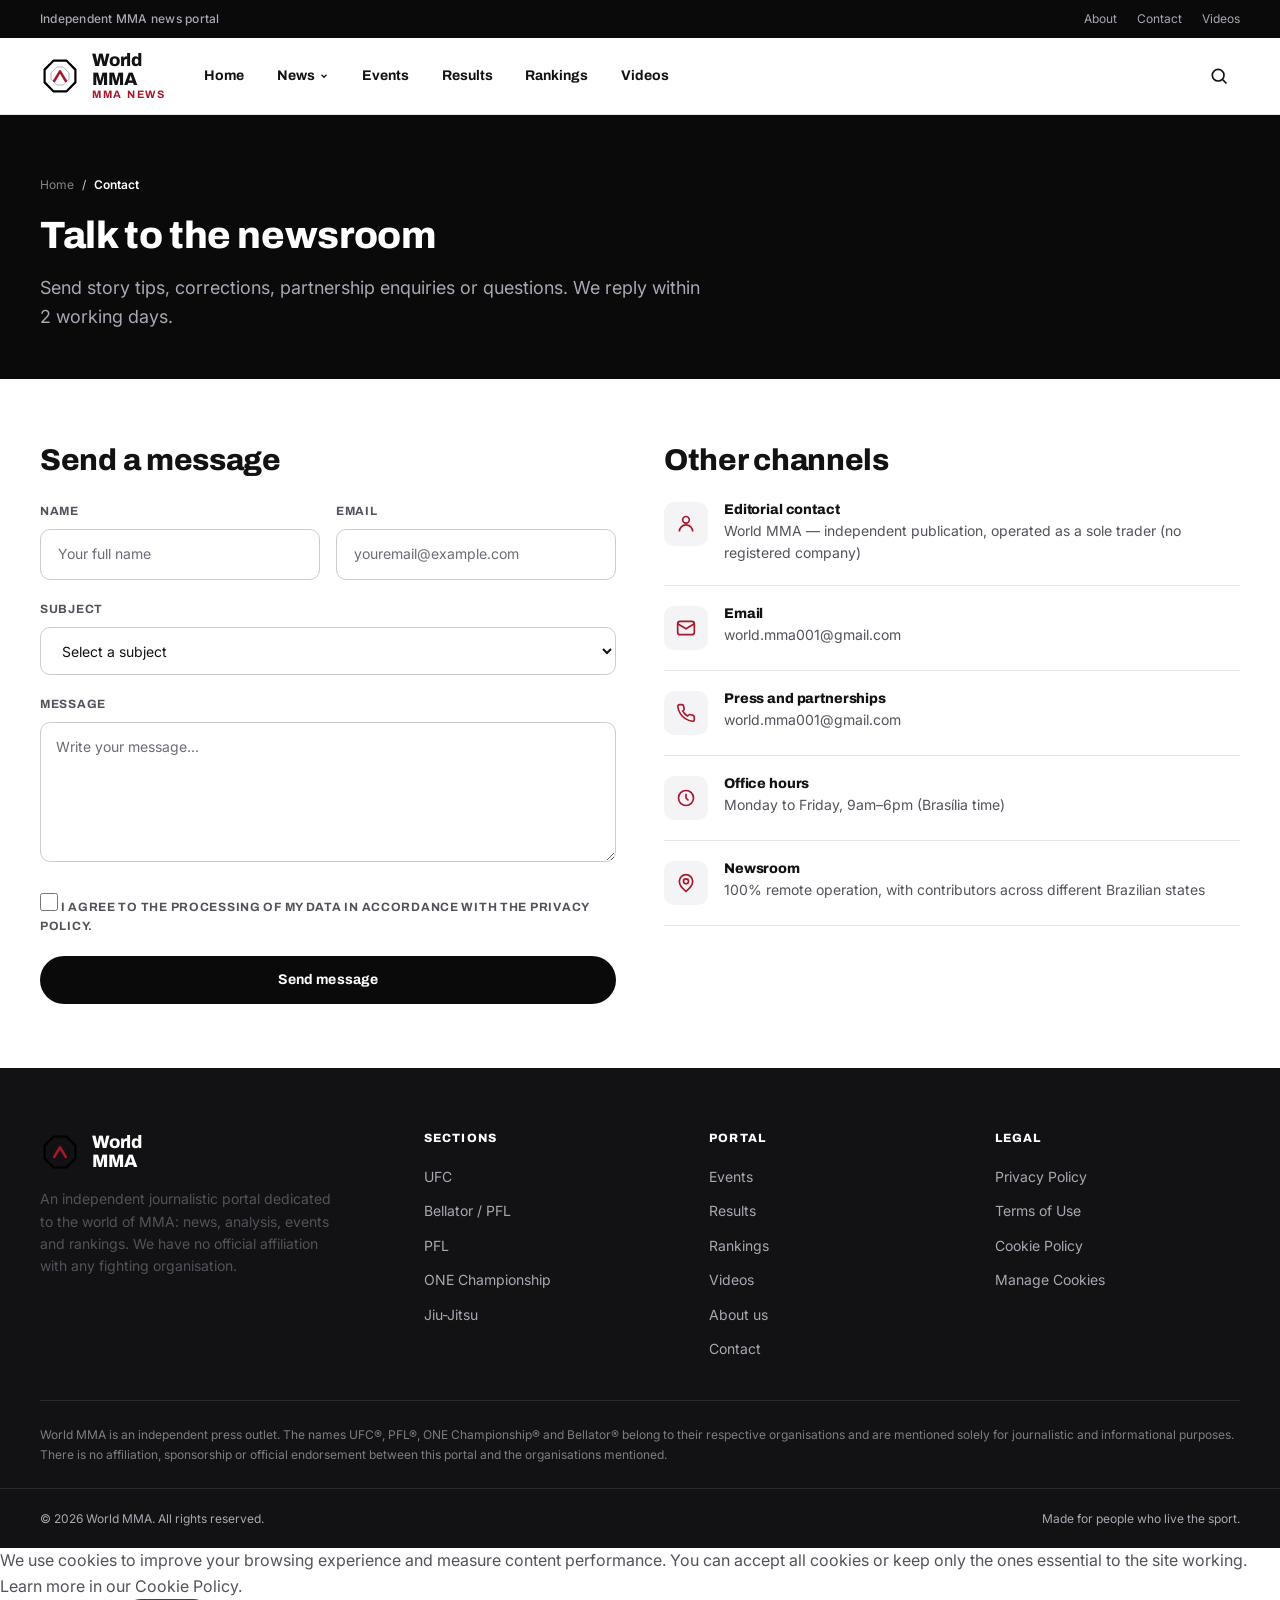
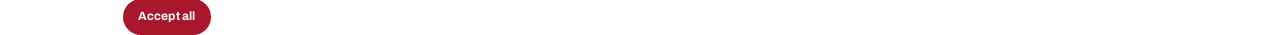
<file: pages/contato.html>
<!DOCTYPE html>
<html lang="en-GB">
<head>
  <meta charset="UTF-8" />
  <meta name="viewport" content="width=device-width, initial-scale=1, viewport-fit=cover" />
  <title>Contact | World MMA</title>
  <meta name="description" content="Get in touch with the World MMA newsroom. Send story tips, corrections, partnership enquiries or questions about the portal." />
  <link rel="canonical" href="https://mmaworld.github.io/pages/contato.html" />
  <meta property="og:type" content="website" />
  <meta property="og:site_name" content="World MMA" />
  <meta property="og:title" content="Contact | World MMA" />
  <meta property="og:description" content="Get in touch with the World MMA newsroom." />
  <meta property="og:url" content="https://mmaworld.github.io/pages/contato.html" />
  <meta property="og:image" content="https://mmaworld.github.io/assets/images/hero-mma-cage.jpg" />
  <meta property="og:locale" content="en_GB" />
  <meta name="twitter:card" content="summary_large_image" />
  <meta name="robots" content="index, follow" />
  <meta name="theme-color" content="#0a0a0b" />
  <link rel="manifest" href="/manifest.json" />
  <link rel="icon" type="image/svg+xml" href="/assets/icons/favicon.svg" />
  <link rel="preconnect" href="https://fonts.googleapis.com" />
  <link rel="preconnect" href="https://fonts.gstatic.com" crossorigin />
  <link rel="stylesheet" href="https://fonts.googleapis.com/css2?family=Archivo:wght@700;800&family=Inter:wght@400;500;600;700&display=swap" media="print" onload="this.media='all'" />
  <noscript><link rel="stylesheet" href="https://fonts.googleapis.com/css2?family=Archivo:wght@700;800&family=Inter:wght@400;500;600;700&display=swap" /></noscript>
  <link rel="stylesheet" href="/assets/css/main.css" />
</head>
<body>
  <a href="#conteudo-principal" class="skip-link">Skip to content</a>
  <header>
    <div class="topbar">
      <div class="container topbar-inner">
        <span class="topbar-date">Independent MMA news portal</span>
        <nav class="topbar-links" aria-label="Institutional links">
          <a href="/pages/sobre.html">About</a>
          <a href="/pages/contato.html">Contact</a>
          <a href="/pages/videos.html">Videos</a>
        </nav>
      </div>
    </div>
    <div class="navbar">
      <div class="container navbar-inner">
        <a href="/" class="brand" aria-label="World MMA — homepage">
          <img src="/assets/icons/logo.svg" alt="" class="brand-logo" width="40" height="40" />
          <span class="brand-name">World<br />MMA<span>MMA News</span></span>
        </a>
        <nav id="nav-primary" class="nav-primary" aria-label="Main navigation">
          <div class="nav-item"><a href="/" class="nav-link">Home</a></div>
          <div class="nav-item">
            <button type="button" class="nav-link" aria-haspopup="true" aria-expanded="false">
              News
              <svg class="chev" viewBox="0 0 24 24" fill="none" stroke="currentColor" stroke-width="3"><path d="m6 9 6 6 6-6"/></svg>
            </button>
            <div class="mega-menu" role="menu">
              <span class="mega-menu-title">Organisations</span>
              <a href="/pages/categoria.html?cat=ufc" role="menuitem">UFC</a>
              <a href="/pages/categoria.html?cat=bellator" role="menuitem">Bellator / PFL</a>
              <a href="/pages/categoria.html?cat=pfl" role="menuitem">PFL</a>
              <a href="/pages/categoria.html?cat=one" role="menuitem">ONE Championship</a>
              <a href="/pages/categoria.html?cat=boxe" role="menuitem">Boxing</a>
              <a href="/pages/categoria.html?cat=jiujitsu" role="menuitem">Jiu-Jitsu</a>
              <a href="/pages/categoria.html?cat=entrevistas" role="menuitem">Interviews</a>
              <a href="/pages/categoria.html?cat=opiniao" role="menuitem">Opinion &amp; Analysis</a>
              <a href="/pages/categoria.html?cat=feminino" role="menuitem">Women's MMA</a>
            </div>
          </div>
          <div class="nav-item"><a href="/pages/eventos.html" class="nav-link">Events</a></div>
          <div class="nav-item"><a href="/pages/resultados.html" class="nav-link">Results</a></div>
          <div class="nav-item"><a href="/pages/rankings.html" class="nav-link">Rankings</a></div>
          <div class="nav-item"><a href="/pages/videos.html" class="nav-link">Videos</a></div>
          <div class="nav-item hide-desktop"><a href="/pages/sobre.html" class="nav-link">About</a></div>
          <div class="nav-item hide-desktop"><a href="/pages/contato.html" class="nav-link" aria-current="page">Contact</a></div>
        </nav>
        <div class="nav-actions">
          <button type="button" class="icon-btn" data-open-modal="searchModal" aria-label="Open search">
            <svg viewBox="0 0 24 24" fill="none" stroke="currentColor" stroke-width="2"><circle cx="11" cy="11" r="7"/><path d="m21 21-4.3-4.3"/></svg>
          </button>
          <button type="button" class="nav-toggle" aria-label="Open menu" aria-expanded="false" aria-controls="nav-primary">
            <span></span><span></span><span></span>
          </button>
        </div>
      </div>
    </div>
  </header>

  <main id="conteudo-principal">
    <div class="page-header">
      <div class="container">
        <nav class="breadcrumb" aria-label="Breadcrumb">
          <a href="/">Home</a><span class="sep">/</span><span aria-current="page">Contact</span>
        </nav>
        <h1 class="page-header-title">Talk to the newsroom</h1>
        <p class="page-header-lead">Send story tips, corrections, partnership enquiries or questions. We reply within 2 working days.</p>
      </div>
    </div>

    <section class="section">
      <div class="container">
        <div class="contact-grid">
          <div>
            <h2 class="section-title" style="margin-bottom:var(--space-6);">Send a message</h2>
            <form class="form-light" data-contact-form novalidate action="https://formsubmit.co/world.mma001@gmail.com" method="POST">
              <input type="hidden" name="_subject" value="New message — World MMA" />
              <input type="hidden" name="_template" value="table" />
              <input type="hidden" name="_captcha" value="false" />
              <input type="text" name="_honey" style="display:none" tabindex="-1" autocomplete="off" aria-hidden="true" />
              <div class="form-row">
                <div class="form-group" style="margin-bottom:0;">
                  <label for="contactName">Name</label>
                  <input type="text" id="contactName" name="name" class="input" placeholder="Your full name" required autocomplete="name" />
                </div>
                <div class="form-group" style="margin-bottom:0;">
                  <label for="contactEmail">Email</label>
                  <input type="email" id="contactEmail" name="email" class="input" placeholder="youremail@example.com" required autocomplete="email" />
                </div>
              </div>

              <div class="form-group">
                <label for="contactSubject">Subject</label>
                <select id="contactSubject" name="subject" class="input" required>
                  <option value="">Select a subject</option>
                  <option value="pauta">Story suggestion</option>
                  <option value="correcao">Article correction</option>
                  <option value="parceria">Business partnership</option>
                  <option value="outro">Other</option>
                </select>
              </div>

              <div class="form-group">
                <label for="contactMessage">Message</label>
                <textarea id="contactMessage" name="message" placeholder="Write your message..." required></textarea>
              </div>

              <div class="form-group">
                <label class="checkbox-field">
                  <input type="checkbox" name="consent" required />
                  <span>I agree to the processing of my data in accordance with the <a href="/pages/politica-de-privacidade.html">Privacy Policy</a>.</span>
                </label>
              </div>

              <button type="submit" class="btn btn-primary btn-block">Send message</button>
            </form>
          </div>

          <div>
            <h2 class="section-title" style="margin-bottom:var(--space-6);">Other channels</h2>
            <div class="contact-info-item" style="padding-top:0;">
              <span class="contact-icon"><svg viewBox="0 0 24 24" fill="none" stroke="currentColor" stroke-width="2"><path d="M20 21a8 8 0 1 0-16 0"/><circle cx="12" cy="7" r="4"/></svg></span>
              <div>
                <h3 class="contact-info-title">Editorial contact</h3>
                <p class="contact-info-text">World MMA — independent publication, operated as a sole trader (no registered company)</p>
              </div>
            </div>
            <div class="contact-info-item">
              <span class="contact-icon"><svg viewBox="0 0 24 24" fill="none" stroke="currentColor" stroke-width="2"><rect x="2" y="4" width="20" height="16" rx="3"/><path d="m2 7 10 6 10-6"/></svg></span>
              <div>
                <h3 class="contact-info-title">Email</h3>
                <p class="contact-info-text">world.mma001@gmail.com</p>
              </div>
            </div>
            <div class="contact-info-item">
              <span class="contact-icon"><svg viewBox="0 0 24 24" fill="none" stroke="currentColor" stroke-width="2"><path d="M22 16.9v3a2 2 0 0 1-2.2 2 19.8 19.8 0 0 1-8.6-3.1 19.5 19.5 0 0 1-6-6A19.8 19.8 0 0 1 2.1 4.2 2 2 0 0 1 4.1 2h3a2 2 0 0 1 2 1.7c.1.9.3 1.8.6 2.6a2 2 0 0 1-.4 2.1L8 9.7a16 16 0 0 0 6 6l1.3-1.3a2 2 0 0 1 2.1-.4c.8.3 1.7.5 2.6.6a2 2 0 0 1 1.7 2Z"/></svg></span>
              <div>
                <h3 class="contact-info-title">Press and partnerships</h3>
                <p class="contact-info-text">world.mma001@gmail.com</p>
              </div>
            </div>
            <div class="contact-info-item">
              <span class="contact-icon"><svg viewBox="0 0 24 24" fill="none" stroke="currentColor" stroke-width="2"><circle cx="12" cy="12" r="9"/><path d="M12 7v5l3 3"/></svg></span>
              <div>
                <h3 class="contact-info-title">Office hours</h3>
                <p class="contact-info-text">Monday to Friday, 9am–6pm (Brasília time)</p>
              </div>
            </div>
            <div class="contact-info-item">
              <span class="contact-icon"><svg viewBox="0 0 24 24" fill="none" stroke="currentColor" stroke-width="2"><path d="M20 10c0 6-8 12-8 12s-8-6-8-12a8 8 0 0 1 16 0Z"/><circle cx="12" cy="10" r="3"/></svg></span>
              <div>
                <h3 class="contact-info-title">Newsroom</h3>
                <p class="contact-info-text">100% remote operation, with contributors across different Brazilian states</p>
              </div>
            </div>
          </div>
        </div>
      </div>
    </section>
  </main>

  <footer class="site-footer">
    <div class="container footer-top">
      <div class="footer-brand">
        <a href="/" class="brand" aria-label="World MMA — homepage">
          <img src="/assets/icons/logo.svg" alt="" class="brand-logo" width="40" height="40" />
          <span class="brand-name">World<br />MMA</span>
        </a>
        <p class="footer-about">An independent journalistic portal dedicated to the world of MMA: news, analysis, events and rankings. We have no official affiliation with any fighting organisation.</p>
      </div>
      <nav aria-label="Sections">
        <h2 class="footer-heading">Sections</h2>
        <div class="footer-links">
          <a href="/pages/categoria.html?cat=ufc">UFC</a>
          <a href="/pages/categoria.html?cat=bellator">Bellator / PFL</a>
          <a href="/pages/categoria.html?cat=pfl">PFL</a>
          <a href="/pages/categoria.html?cat=one">ONE Championship</a>
          <a href="/pages/categoria.html?cat=jiujitsu">Jiu-Jitsu</a>
        </div>
      </nav>
      <nav aria-label="Portal">
        <h2 class="footer-heading">Portal</h2>
        <div class="footer-links">
          <a href="/pages/eventos.html">Events</a>
          <a href="/pages/resultados.html">Results</a>
          <a href="/pages/rankings.html">Rankings</a>
          <a href="/pages/videos.html">Videos</a>
          <a href="/pages/sobre.html">About us</a>
          <a href="/pages/contato.html">Contact</a>
        </div>
      </nav>
      <nav aria-label="Legal">
        <h2 class="footer-heading">Legal</h2>
        <div class="footer-links">
          <a href="/pages/politica-de-privacidade.html">Privacy Policy</a>
          <a href="/pages/termos-de-uso.html">Terms of Use</a>
          <a href="/pages/politica-de-cookies.html">Cookie Policy</a>
          <a href="#" data-cookie-manage>Manage Cookies</a>
        </div>
      </nav>
    </div>
    <div class="container">
      <p class="footer-disclaimer">World MMA is an independent press outlet. The names UFC®, PFL®, ONE Championship® and Bellator® belong to their respective organisations and are mentioned solely for journalistic and informational purposes. There is no affiliation, sponsorship or official endorsement between this portal and the organisations mentioned.</p>
    </div>
    <div class="container footer-bottom">
      <span>© <span data-current-year>2026</span> World MMA. All rights reserved.</span>
      <span>Made for people who live the sport.</span>
    </div>
  </footer>

  <div class="overlay"></div>
  <div class="modal search-modal" id="searchModal" role="dialog" aria-modal="true" aria-labelledby="searchModalTitle" tabindex="-1">
    <div class="modal-header">
      <h2 class="modal-title" id="searchModalTitle">Search the portal</h2>
      <button type="button" class="modal-close" data-close-modal aria-label="Close search">
        <svg width="20" height="20" viewBox="0 0 24 24" fill="none" stroke="currentColor" stroke-width="2"><path d="M18 6 6 18M6 6l12 12"/></svg>
      </button>
    </div>
    <div class="modal-body">
      <div class="search-input-wrap">
        <svg width="20" height="20" viewBox="0 0 24 24" fill="none" stroke="currentColor" stroke-width="2"><circle cx="11" cy="11" r="7"/><path d="m21 21-4.3-4.3"/></svg>
        <input type="search" placeholder="Type a fighter, organisation or event..." aria-label="Search field" autofocus />
      </div>
      <div class="search-suggestions">
        <span class="search-suggestion-label">Popular searches</span>
        <a href="/pages/categoria.html?cat=ufc">UFC news</a>
        <a href="/pages/rankings.html">Pound-for-pound ranking</a>
        <a href="/pages/eventos.html">Upcoming events</a>
        <a href="/pages/categoria.html?cat=feminino">Women's MMA</a>
      </div>
    </div>
  </div>
  <div class="toast-region" aria-live="polite" aria-atomic="true"></div>
  <button type="button" class="back-to-top" aria-label="Back to top">
    <svg width="18" height="18" viewBox="0 0 24 24" fill="none" stroke="currentColor" stroke-width="2.5"><path d="M12 19V5M5 12l7-7 7 7"/></svg>
  </button>
  <div class="cookie-banner" id="cookieBanner" role="dialog" aria-live="polite" aria-label="Cookie consent" hidden>
    <div class="cookie-banner-inner">
      <p class="cookie-banner-text">We use cookies to improve your browsing experience and measure content performance. You can accept all cookies or keep only the ones essential to the site working. Learn more in our <a href="/pages/politica-de-cookies.html">Cookie Policy</a>.</p>
      <div class="cookie-banner-actions">
        <button type="button" class="btn btn-ghost btn-sm" data-cookie-reject>Essentials only</button>
        <button type="button" class="btn btn-accent btn-sm" data-cookie-accept>Accept all</button>
      </div>
    </div>
  </div>

  <script src="/assets/js/main.js" defer></script>
</body>
</html>
</file>
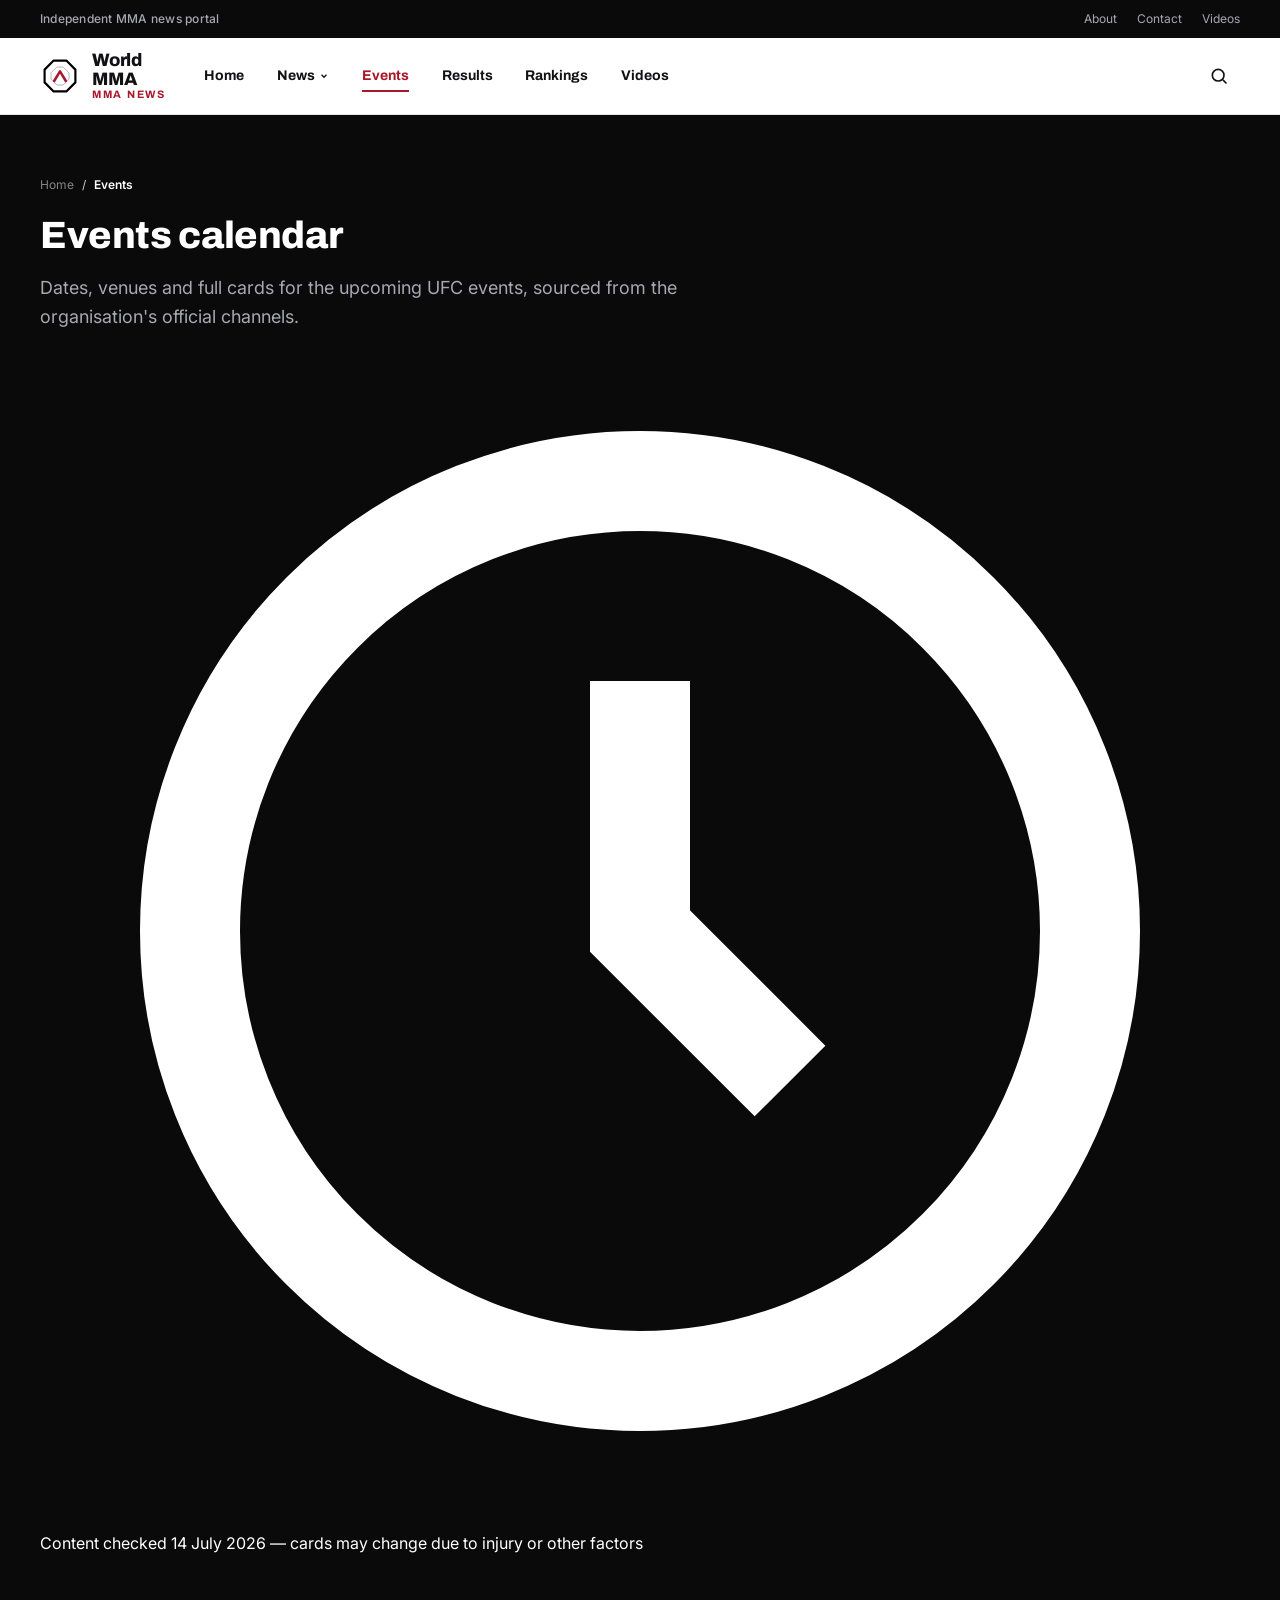
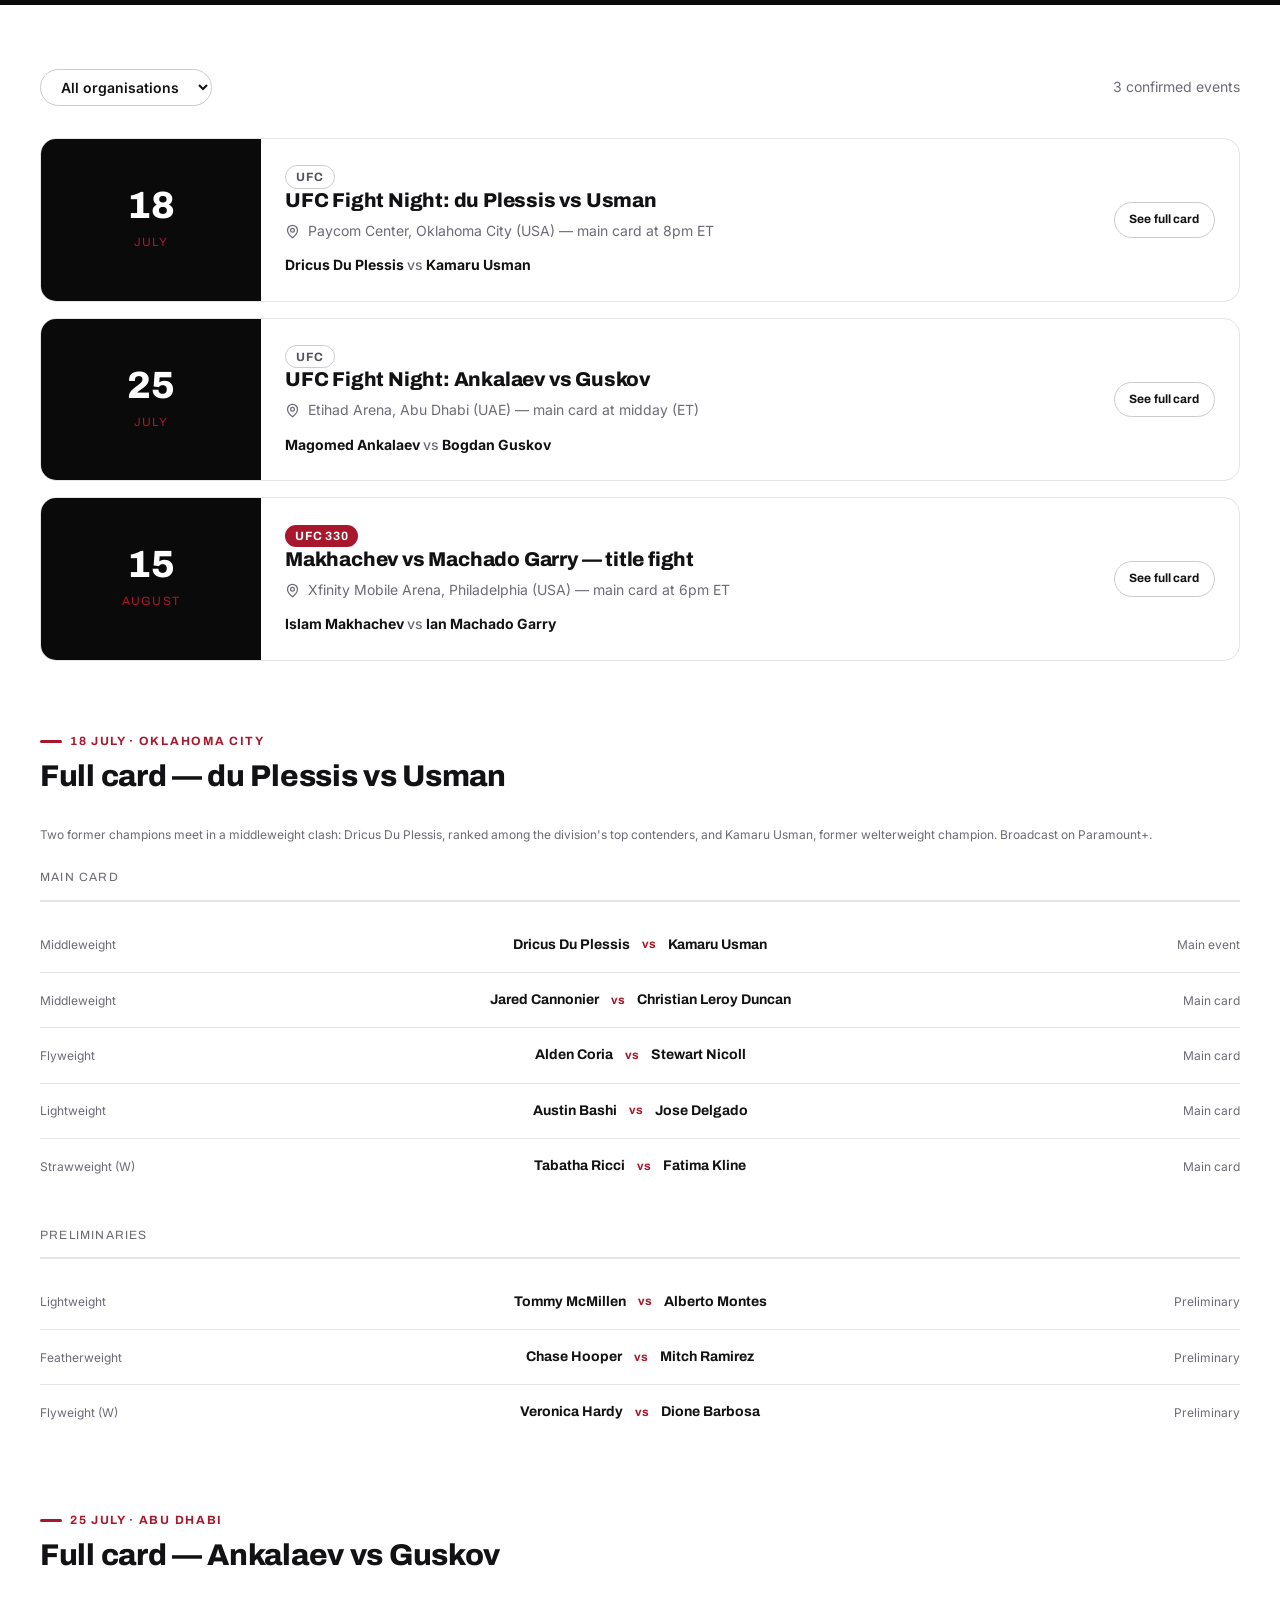
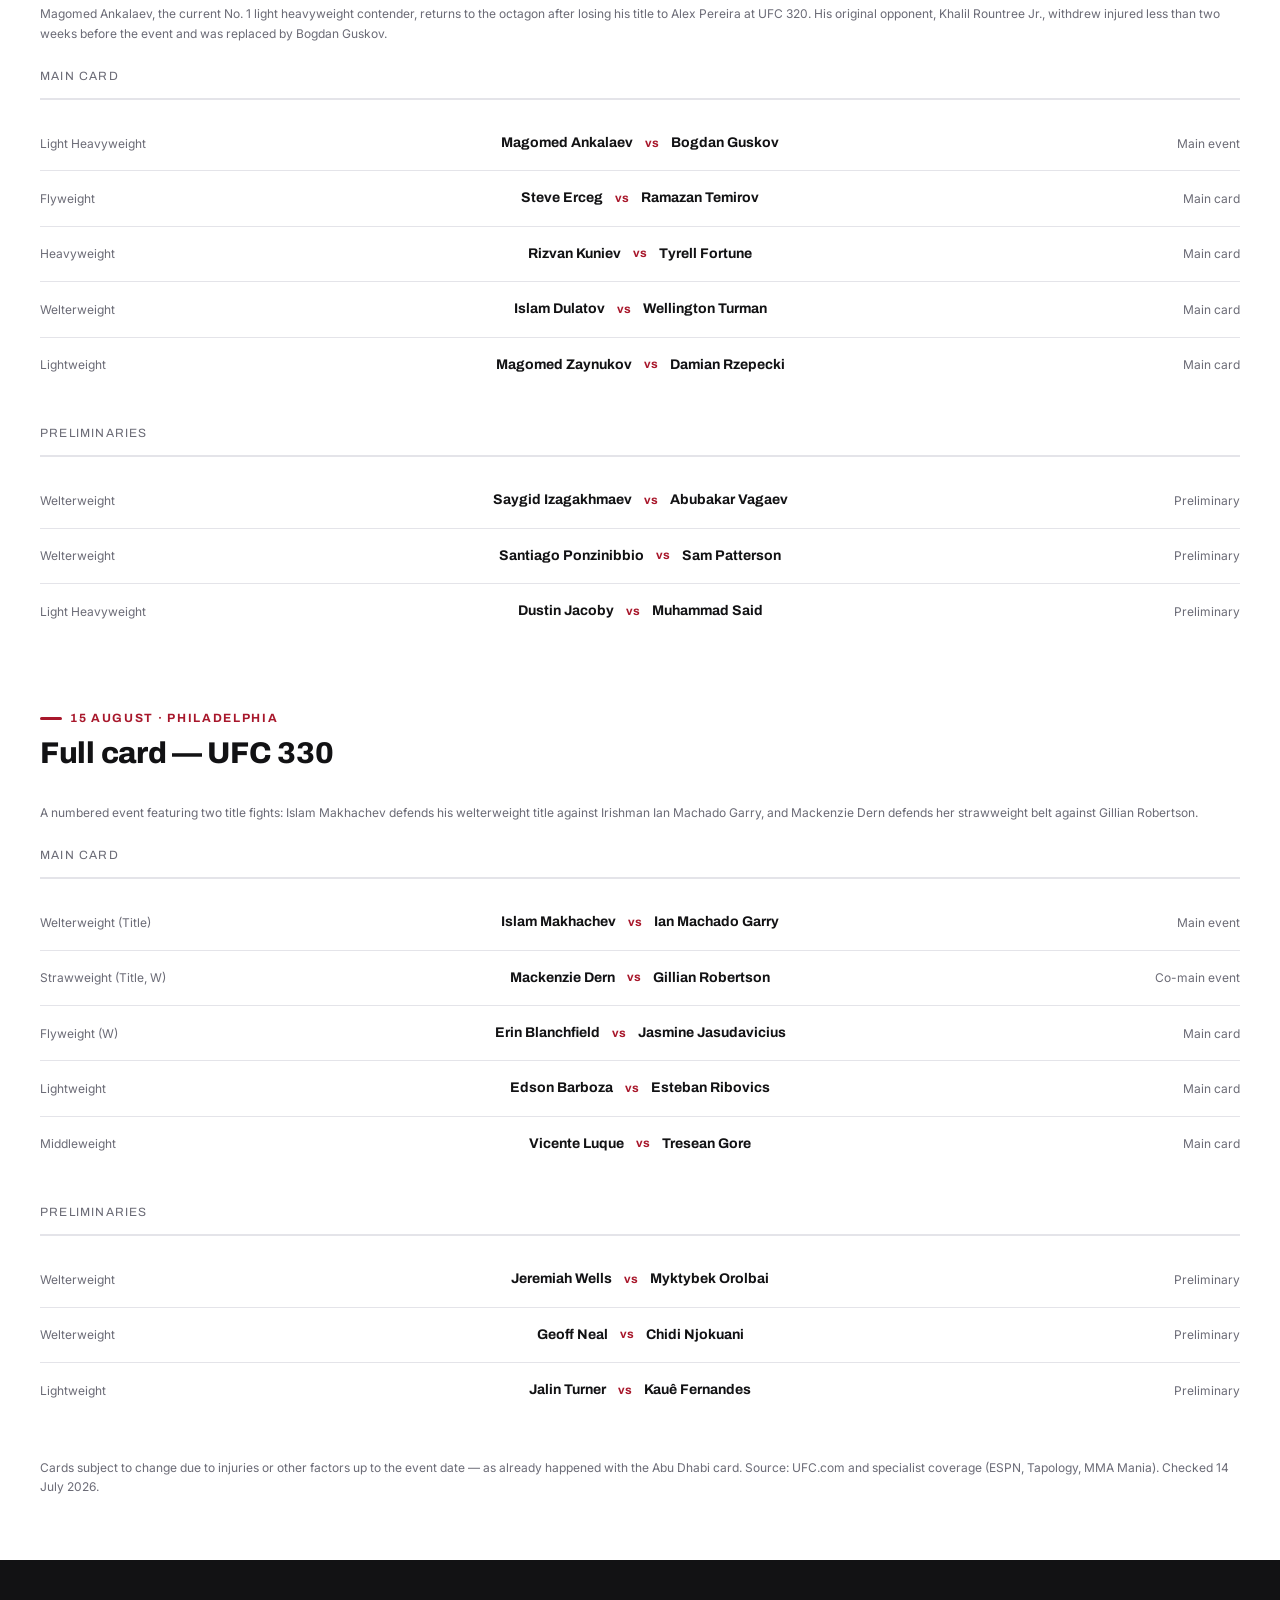
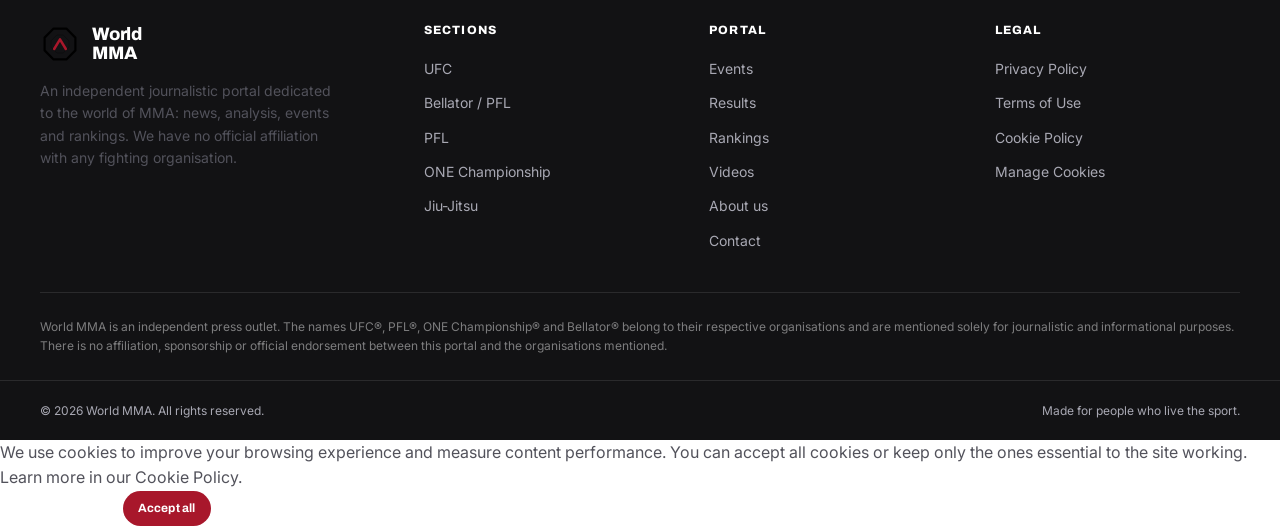
<file: pages/eventos.html>
<!DOCTYPE html>
<html lang="en-GB">
<head>
  <meta charset="UTF-8" />
  <meta name="viewport" content="width=device-width, initial-scale=1, viewport-fit=cover" />
  <title>UFC Events Calendar | World MMA</title>
  <meta name="description" content="Check the up-to-date UFC events calendar: dates, venues, main card and preliminaries for the upcoming Fight Nights and PPVs." />
  <link rel="canonical" href="https://mmaworld.github.io/pages/eventos.html" />
  <meta property="og:type" content="website" />
  <meta property="og:site_name" content="World MMA" />
  <meta property="og:title" content="UFC Events Calendar | World MMA" />
  <meta property="og:description" content="Dates, venues and full cards for the upcoming UFC events." />
  <meta property="og:url" content="https://mmaworld.github.io/pages/eventos.html" />
  <meta property="og:image" content="https://mmaworld.github.io/assets/images/hero-mma-cage.jpg" />
  <meta property="og:locale" content="en_GB" />
  <meta name="twitter:card" content="summary_large_image" />
  <meta name="robots" content="index, follow" />
  <meta name="theme-color" content="#0a0a0b" />
  <link rel="manifest" href="/manifest.json" />
  <link rel="icon" type="image/svg+xml" href="/assets/icons/favicon.svg" />
  <link rel="preconnect" href="https://fonts.googleapis.com" />
  <link rel="preconnect" href="https://fonts.gstatic.com" crossorigin />
  <link rel="stylesheet" href="https://fonts.googleapis.com/css2?family=Archivo:wght@700;800&family=Inter:wght@400;500;600;700&display=swap" media="print" onload="this.media='all'" />
  <noscript><link rel="stylesheet" href="https://fonts.googleapis.com/css2?family=Archivo:wght@700;800&family=Inter:wght@400;500;600;700&display=swap" /></noscript>
  <link rel="stylesheet" href="/assets/css/main.css" />
  <script type="application/ld+json">
  [
    {
      "@context": "https://schema.org",
      "@type": "SportsEvent",
      "name": "UFC Fight Night: du Plessis vs. Usman",
      "startDate": "2026-07-18T19:00:00-05:00",
      "location": {
        "@type": "Place",
        "name": "Paycom Center",
        "address": { "@type": "PostalAddress", "addressLocality": "Oklahoma City", "addressRegion": "OK", "addressCountry": "US" }
      },
      "organizer": { "@type": "Organization", "name": "UFC", "url": "https://www.ufc.com" },
      "eventStatus": "https://schema.org/EventScheduled",
      "eventAttendanceMode": "https://schema.org/OfflineEventAttendanceMode"
    },
    {
      "@context": "https://schema.org",
      "@type": "SportsEvent",
      "name": "UFC Fight Night: Ankalaev vs. Guskov",
      "startDate": "2026-07-25T12:00:00-04:00",
      "location": {
        "@type": "Place",
        "name": "Etihad Arena",
        "address": { "@type": "PostalAddress", "addressLocality": "Abu Dhabi", "addressCountry": "AE" }
      },
      "organizer": { "@type": "Organization", "name": "UFC", "url": "https://www.ufc.com" },
      "eventStatus": "https://schema.org/EventScheduled",
      "eventAttendanceMode": "https://schema.org/OfflineEventAttendanceMode"
    },
    {
      "@context": "https://schema.org",
      "@type": "SportsEvent",
      "name": "UFC 330: Makhachev vs. Machado Garry",
      "startDate": "2026-08-15T18:00:00-04:00",
      "location": {
        "@type": "Place",
        "name": "Xfinity Mobile Arena",
        "address": { "@type": "PostalAddress", "addressLocality": "Philadelphia", "addressRegion": "PA", "addressCountry": "US" }
      },
      "organizer": { "@type": "Organization", "name": "UFC", "url": "https://www.ufc.com" },
      "eventStatus": "https://schema.org/EventScheduled",
      "eventAttendanceMode": "https://schema.org/OfflineEventAttendanceMode"
    }
  ]
  </script>
</head>
<body>
  <a href="#conteudo-principal" class="skip-link">Skip to content</a>
  <header>
    <div class="topbar">
      <div class="container topbar-inner">
        <span class="topbar-date">Independent MMA news portal</span>
        <nav class="topbar-links" aria-label="Institutional links">
          <a href="/pages/sobre.html">About</a>
          <a href="/pages/contato.html">Contact</a>
          <a href="/pages/videos.html">Videos</a>
        </nav>
      </div>
    </div>
    <div class="navbar">
      <div class="container navbar-inner">
        <a href="/" class="brand" aria-label="World MMA — homepage">
          <img src="/assets/icons/logo.svg" alt="" class="brand-logo" width="40" height="40" />
          <span class="brand-name">World<br />MMA<span>MMA News</span></span>
        </a>
        <nav id="nav-primary" class="nav-primary" aria-label="Main navigation">
          <div class="nav-item"><a href="/" class="nav-link">Home</a></div>
          <div class="nav-item">
            <button type="button" class="nav-link" aria-haspopup="true" aria-expanded="false">
              News
              <svg class="chev" viewBox="0 0 24 24" fill="none" stroke="currentColor" stroke-width="3"><path d="m6 9 6 6 6-6"/></svg>
            </button>
            <div class="mega-menu" role="menu">
              <span class="mega-menu-title">Organisations</span>
              <a href="/pages/categoria.html?cat=ufc" role="menuitem">UFC</a>
              <a href="/pages/categoria.html?cat=bellator" role="menuitem">Bellator / PFL</a>
              <a href="/pages/categoria.html?cat=pfl" role="menuitem">PFL</a>
              <a href="/pages/categoria.html?cat=one" role="menuitem">ONE Championship</a>
              <a href="/pages/categoria.html?cat=boxe" role="menuitem">Boxing</a>
              <a href="/pages/categoria.html?cat=jiujitsu" role="menuitem">Jiu-Jitsu</a>
              <a href="/pages/categoria.html?cat=entrevistas" role="menuitem">Interviews</a>
              <a href="/pages/categoria.html?cat=opiniao" role="menuitem">Opinion &amp; Analysis</a>
              <a href="/pages/categoria.html?cat=feminino" role="menuitem">Women's MMA</a>
            </div>
          </div>
          <div class="nav-item"><a href="/pages/eventos.html" class="nav-link" aria-current="page">Events</a></div>
          <div class="nav-item"><a href="/pages/resultados.html" class="nav-link">Results</a></div>
          <div class="nav-item"><a href="/pages/rankings.html" class="nav-link">Rankings</a></div>
          <div class="nav-item"><a href="/pages/videos.html" class="nav-link">Videos</a></div>
          <div class="nav-item hide-desktop"><a href="/pages/sobre.html" class="nav-link">About</a></div>
          <div class="nav-item hide-desktop"><a href="/pages/contato.html" class="nav-link">Contact</a></div>
        </nav>
        <div class="nav-actions">
          <button type="button" class="icon-btn" data-open-modal="searchModal" aria-label="Open search">
            <svg viewBox="0 0 24 24" fill="none" stroke="currentColor" stroke-width="2"><circle cx="11" cy="11" r="7"/><path d="m21 21-4.3-4.3"/></svg>
          </button>
          <button type="button" class="nav-toggle" aria-label="Open menu" aria-expanded="false" aria-controls="nav-primary">
            <span></span><span></span><span></span>
          </button>
        </div>
      </div>
    </div>
  </header>

  <main id="conteudo-principal">
    <div class="page-header">
      <div class="container">
        <nav class="breadcrumb" aria-label="Breadcrumb">
          <a href="/">Home</a><span class="sep">/</span><span aria-current="page">Events</span>
        </nav>
        <h1 class="page-header-title">Events calendar</h1>
        <p class="page-header-lead">Dates, venues and full cards for the upcoming UFC events, sourced from the organisation's official channels.</p>
        <div class="verified-note">
          <svg viewBox="0 0 24 24" fill="none" stroke="currentColor" stroke-width="2"><circle cx="12" cy="12" r="9"/><path d="M12 7v5l3 3"/></svg>
          Content checked 14 July 2026 — cards may change due to injury or other factors
        </div>
      </div>
    </div>

    <section class="section">
      <div class="container">
        <div class="filter-bar">
          <label for="orgFilter" class="sr-only">Filter by organisation</label>
          <select id="orgFilter">
            <option>All organisations</option>
            <option>UFC</option>
          </select>
          <span class="filter-count">3 confirmed events</span>
        </div>

        <div style="display:flex; flex-direction:column; gap:var(--space-4); margin-bottom:var(--space-16);">
          <div class="event-card">
            <div class="event-date-block"><span class="day">18</span><span class="month">July</span></div>
            <div class="event-info">
              <span class="badge badge-outline">UFC</span>
              <h2 class="event-name">UFC Fight Night: du Plessis vs Usman</h2>
              <span class="event-location">
                <svg viewBox="0 0 24 24" fill="none" stroke="currentColor" stroke-width="2"><path d="M20 10c0 6-8 12-8 12s-8-6-8-12a8 8 0 0 1 16 0Z"/><circle cx="12" cy="10" r="3"/></svg>
                Paycom Center, Oklahoma City (USA) — main card at 8pm ET
              </span>
              <p class="event-main-fight">Dricus Du Plessis <span>vs</span> Kamaru Usman</p>
            </div>
            <div class="event-cta"><a href="#card-du-plessis-usman" class="btn btn-outline btn-sm">See full card</a></div>
          </div>

          <div class="event-card">
            <div class="event-date-block"><span class="day">25</span><span class="month">July</span></div>
            <div class="event-info">
              <span class="badge badge-outline">UFC</span>
              <h2 class="event-name">UFC Fight Night: Ankalaev vs Guskov</h2>
              <span class="event-location">
                <svg viewBox="0 0 24 24" fill="none" stroke="currentColor" stroke-width="2"><path d="M20 10c0 6-8 12-8 12s-8-6-8-12a8 8 0 0 1 16 0Z"/><circle cx="12" cy="10" r="3"/></svg>
                Etihad Arena, Abu Dhabi (UAE) — main card at midday (ET)
              </span>
              <p class="event-main-fight">Magomed Ankalaev <span>vs</span> Bogdan Guskov</p>
            </div>
            <div class="event-cta"><a href="#card-ankalaev-guskov" class="btn btn-outline btn-sm">See full card</a></div>
          </div>

          <div class="event-card">
            <div class="event-date-block"><span class="day">15</span><span class="month">August</span></div>
            <div class="event-info">
              <span class="badge badge-accent">UFC 330</span>
              <h2 class="event-name">Makhachev vs Machado Garry — title fight</h2>
              <span class="event-location">
                <svg viewBox="0 0 24 24" fill="none" stroke="currentColor" stroke-width="2"><path d="M20 10c0 6-8 12-8 12s-8-6-8-12a8 8 0 0 1 16 0Z"/><circle cx="12" cy="10" r="3"/></svg>
                Xfinity Mobile Arena, Philadelphia (USA) — main card at 6pm ET
              </span>
              <p class="event-main-fight">Islam Makhachev <span>vs</span> Ian Machado Garry</p>
            </div>
            <div class="event-cta"><a href="#card-ufc-330" class="btn btn-outline btn-sm">See full card</a></div>
          </div>
        </div>

        <div id="card-du-plessis-usman" class="section-head">
          <div>
            <span class="section-eyebrow">18 July · Oklahoma City</span>
            <h2 class="section-title">Full card — du Plessis vs Usman</h2>
          </div>
        </div>
        <p class="rank-note" style="margin-bottom:var(--space-6);">Two former champions meet in a middleweight clash: Dricus Du Plessis, ranked among the division's top contenders, and Kamaru Usman, former welterweight champion. Broadcast on Paramount+.</p>
        <div class="card-slate" style="margin-top:0;">
          <div class="card-slate-title">Main card</div>
          <div class="fight-row"><span class="fight-weight">Middleweight</span><span class="fight-fighters">Dricus Du Plessis <span class="vs">vs</span> Kamaru Usman</span><span class="fight-result">Main event</span></div>
          <div class="fight-row"><span class="fight-weight">Middleweight</span><span class="fight-fighters">Jared Cannonier <span class="vs">vs</span> Christian Leroy Duncan</span><span class="fight-result">Main card</span></div>
          <div class="fight-row"><span class="fight-weight">Flyweight</span><span class="fight-fighters">Alden Coria <span class="vs">vs</span> Stewart Nicoll</span><span class="fight-result">Main card</span></div>
          <div class="fight-row"><span class="fight-weight">Lightweight</span><span class="fight-fighters">Austin Bashi <span class="vs">vs</span> Jose Delgado</span><span class="fight-result">Main card</span></div>
          <div class="fight-row"><span class="fight-weight">Strawweight (W)</span><span class="fight-fighters">Tabatha Ricci <span class="vs">vs</span> Fatima Kline</span><span class="fight-result">Main card</span></div>
        </div>
        <div class="card-slate">
          <div class="card-slate-title">Preliminaries</div>
          <div class="fight-row"><span class="fight-weight">Lightweight</span><span class="fight-fighters">Tommy McMillen <span class="vs">vs</span> Alberto Montes</span><span class="fight-result">Preliminary</span></div>
          <div class="fight-row"><span class="fight-weight">Featherweight</span><span class="fight-fighters">Chase Hooper <span class="vs">vs</span> Mitch Ramirez</span><span class="fight-result">Preliminary</span></div>
          <div class="fight-row"><span class="fight-weight">Flyweight (W)</span><span class="fight-fighters">Veronica Hardy <span class="vs">vs</span> Dione Barbosa</span><span class="fight-result">Preliminary</span></div>
        </div>

        <div id="card-ankalaev-guskov" class="section-head" style="margin-top:var(--space-16);">
          <div>
            <span class="section-eyebrow">25 July · Abu Dhabi</span>
            <h2 class="section-title">Full card — Ankalaev vs Guskov</h2>
          </div>
        </div>
        <p class="rank-note" style="margin-bottom:var(--space-6);">Magomed Ankalaev, the current No. 1 light heavyweight contender, returns to the octagon after losing his title to Alex Pereira at UFC 320. His original opponent, Khalil Rountree Jr., withdrew injured less than two weeks before the event and was replaced by Bogdan Guskov.</p>
        <div class="card-slate" style="margin-top:0;">
          <div class="card-slate-title">Main card</div>
          <div class="fight-row"><span class="fight-weight">Light Heavyweight</span><span class="fight-fighters">Magomed Ankalaev <span class="vs">vs</span> Bogdan Guskov</span><span class="fight-result">Main event</span></div>
          <div class="fight-row"><span class="fight-weight">Flyweight</span><span class="fight-fighters">Steve Erceg <span class="vs">vs</span> Ramazan Temirov</span><span class="fight-result">Main card</span></div>
          <div class="fight-row"><span class="fight-weight">Heavyweight</span><span class="fight-fighters">Rizvan Kuniev <span class="vs">vs</span> Tyrell Fortune</span><span class="fight-result">Main card</span></div>
          <div class="fight-row"><span class="fight-weight">Welterweight</span><span class="fight-fighters">Islam Dulatov <span class="vs">vs</span> Wellington Turman</span><span class="fight-result">Main card</span></div>
          <div class="fight-row"><span class="fight-weight">Lightweight</span><span class="fight-fighters">Magomed Zaynukov <span class="vs">vs</span> Damian Rzepecki</span><span class="fight-result">Main card</span></div>
        </div>
        <div class="card-slate">
          <div class="card-slate-title">Preliminaries</div>
          <div class="fight-row"><span class="fight-weight">Welterweight</span><span class="fight-fighters">Saygid Izagakhmaev <span class="vs">vs</span> Abubakar Vagaev</span><span class="fight-result">Preliminary</span></div>
          <div class="fight-row"><span class="fight-weight">Welterweight</span><span class="fight-fighters">Santiago Ponzinibbio <span class="vs">vs</span> Sam Patterson</span><span class="fight-result">Preliminary</span></div>
          <div class="fight-row"><span class="fight-weight">Light Heavyweight</span><span class="fight-fighters">Dustin Jacoby <span class="vs">vs</span> Muhammad Said</span><span class="fight-result">Preliminary</span></div>
        </div>

        <div id="card-ufc-330" class="section-head" style="margin-top:var(--space-16);">
          <div>
            <span class="section-eyebrow">15 August · Philadelphia</span>
            <h2 class="section-title">Full card — UFC 330</h2>
          </div>
        </div>
        <p class="rank-note" style="margin-bottom:var(--space-6);">A numbered event featuring two title fights: Islam Makhachev defends his welterweight title against Irishman Ian Machado Garry, and Mackenzie Dern defends her strawweight belt against Gillian Robertson.</p>
        <div class="card-slate" style="margin-top:0;">
          <div class="card-slate-title">Main card</div>
          <div class="fight-row"><span class="fight-weight">Welterweight (Title)</span><span class="fight-fighters">Islam Makhachev <span class="vs">vs</span> Ian Machado Garry</span><span class="fight-result">Main event</span></div>
          <div class="fight-row"><span class="fight-weight">Strawweight (Title, W)</span><span class="fight-fighters">Mackenzie Dern <span class="vs">vs</span> Gillian Robertson</span><span class="fight-result">Co-main event</span></div>
          <div class="fight-row"><span class="fight-weight">Flyweight (W)</span><span class="fight-fighters">Erin Blanchfield <span class="vs">vs</span> Jasmine Jasudavicius</span><span class="fight-result">Main card</span></div>
          <div class="fight-row"><span class="fight-weight">Lightweight</span><span class="fight-fighters">Edson Barboza <span class="vs">vs</span> Esteban Ribovics</span><span class="fight-result">Main card</span></div>
          <div class="fight-row"><span class="fight-weight">Middleweight</span><span class="fight-fighters">Vicente Luque <span class="vs">vs</span> Tresean Gore</span><span class="fight-result">Main card</span></div>
        </div>
        <div class="card-slate">
          <div class="card-slate-title">Preliminaries</div>
          <div class="fight-row"><span class="fight-weight">Welterweight</span><span class="fight-fighters">Jeremiah Wells <span class="vs">vs</span> Myktybek Orolbai</span><span class="fight-result">Preliminary</span></div>
          <div class="fight-row"><span class="fight-weight">Welterweight</span><span class="fight-fighters">Geoff Neal <span class="vs">vs</span> Chidi Njokuani</span><span class="fight-result">Preliminary</span></div>
          <div class="fight-row"><span class="fight-weight">Lightweight</span><span class="fight-fighters">Jalin Turner <span class="vs">vs</span> Kauê Fernandes</span><span class="fight-result">Preliminary</span></div>
        </div>

        <p class="rank-source" style="margin-top:var(--space-10);">Cards subject to change due to injuries or other factors up to the event date — as already happened with the Abu Dhabi card. Source: UFC.com and specialist coverage (ESPN, Tapology, MMA Mania). Checked 14 July 2026.</p>
      </div>
    </section>
  </main>

  <footer class="site-footer">
    <div class="container footer-top">
      <div class="footer-brand">
        <a href="/" class="brand" aria-label="World MMA — homepage">
          <img src="/assets/icons/logo.svg" alt="" class="brand-logo" width="40" height="40" />
          <span class="brand-name">World<br />MMA</span>
        </a>
        <p class="footer-about">An independent journalistic portal dedicated to the world of MMA: news, analysis, events and rankings. We have no official affiliation with any fighting organisation.</p>
      </div>
      <nav aria-label="Sections">
        <h2 class="footer-heading">Sections</h2>
        <div class="footer-links">
          <a href="/pages/categoria.html?cat=ufc">UFC</a>
          <a href="/pages/categoria.html?cat=bellator">Bellator / PFL</a>
          <a href="/pages/categoria.html?cat=pfl">PFL</a>
          <a href="/pages/categoria.html?cat=one">ONE Championship</a>
          <a href="/pages/categoria.html?cat=jiujitsu">Jiu-Jitsu</a>
        </div>
      </nav>
      <nav aria-label="Portal">
        <h2 class="footer-heading">Portal</h2>
        <div class="footer-links">
          <a href="/pages/eventos.html">Events</a>
          <a href="/pages/resultados.html">Results</a>
          <a href="/pages/rankings.html">Rankings</a>
          <a href="/pages/videos.html">Videos</a>
          <a href="/pages/sobre.html">About us</a>
          <a href="/pages/contato.html">Contact</a>
        </div>
      </nav>
      <nav aria-label="Legal">
        <h2 class="footer-heading">Legal</h2>
        <div class="footer-links">
          <a href="/pages/politica-de-privacidade.html">Privacy Policy</a>
          <a href="/pages/termos-de-uso.html">Terms of Use</a>
          <a href="/pages/politica-de-cookies.html">Cookie Policy</a>
          <a href="#" data-cookie-manage>Manage Cookies</a>
        </div>
      </nav>
    </div>
    <div class="container">
      <p class="footer-disclaimer">World MMA is an independent press outlet. The names UFC®, PFL®, ONE Championship® and Bellator® belong to their respective organisations and are mentioned solely for journalistic and informational purposes. There is no affiliation, sponsorship or official endorsement between this portal and the organisations mentioned.</p>
    </div>
    <div class="container footer-bottom">
      <span>© <span data-current-year>2026</span> World MMA. All rights reserved.</span>
      <span>Made for people who live the sport.</span>
    </div>
  </footer>

  <div class="overlay"></div>
  <div class="modal search-modal" id="searchModal" role="dialog" aria-modal="true" aria-labelledby="searchModalTitle" tabindex="-1">
    <div class="modal-header">
      <h2 class="modal-title" id="searchModalTitle">Search the portal</h2>
      <button type="button" class="modal-close" data-close-modal aria-label="Close search">
        <svg width="20" height="20" viewBox="0 0 24 24" fill="none" stroke="currentColor" stroke-width="2"><path d="M18 6 6 18M6 6l12 12"/></svg>
      </button>
    </div>
    <div class="modal-body">
      <div class="search-input-wrap">
        <svg width="20" height="20" viewBox="0 0 24 24" fill="none" stroke="currentColor" stroke-width="2"><circle cx="11" cy="11" r="7"/><path d="m21 21-4.3-4.3"/></svg>
        <input type="search" placeholder="Type a fighter, organisation or event..." aria-label="Search field" autofocus />
      </div>
      <div class="search-suggestions">
        <span class="search-suggestion-label">Popular searches</span>
        <a href="/pages/categoria.html?cat=ufc">UFC news</a>
        <a href="/pages/rankings.html">Pound-for-pound ranking</a>
        <a href="/pages/eventos.html">Upcoming events</a>
        <a href="/pages/categoria.html?cat=feminino">Women's MMA</a>
      </div>
    </div>
  </div>
  <div class="toast-region" aria-live="polite" aria-atomic="true"></div>
  <button type="button" class="back-to-top" aria-label="Back to top">
    <svg width="18" height="18" viewBox="0 0 24 24" fill="none" stroke="currentColor" stroke-width="2.5"><path d="M12 19V5M5 12l7-7 7 7"/></svg>
  </button>
  <div class="cookie-banner" id="cookieBanner" role="dialog" aria-live="polite" aria-label="Cookie consent" hidden>
    <div class="cookie-banner-inner">
      <p class="cookie-banner-text">We use cookies to improve your browsing experience and measure content performance. You can accept all cookies or keep only the ones essential to the site working. Learn more in our <a href="/pages/politica-de-cookies.html">Cookie Policy</a>.</p>
      <div class="cookie-banner-actions">
        <button type="button" class="btn btn-ghost btn-sm" data-cookie-reject>Essentials only</button>
        <button type="button" class="btn btn-accent btn-sm" data-cookie-accept>Accept all</button>
      </div>
    </div>
  </div>

  <script src="/assets/js/main.js" defer></script>
</body>
</html>
</file>
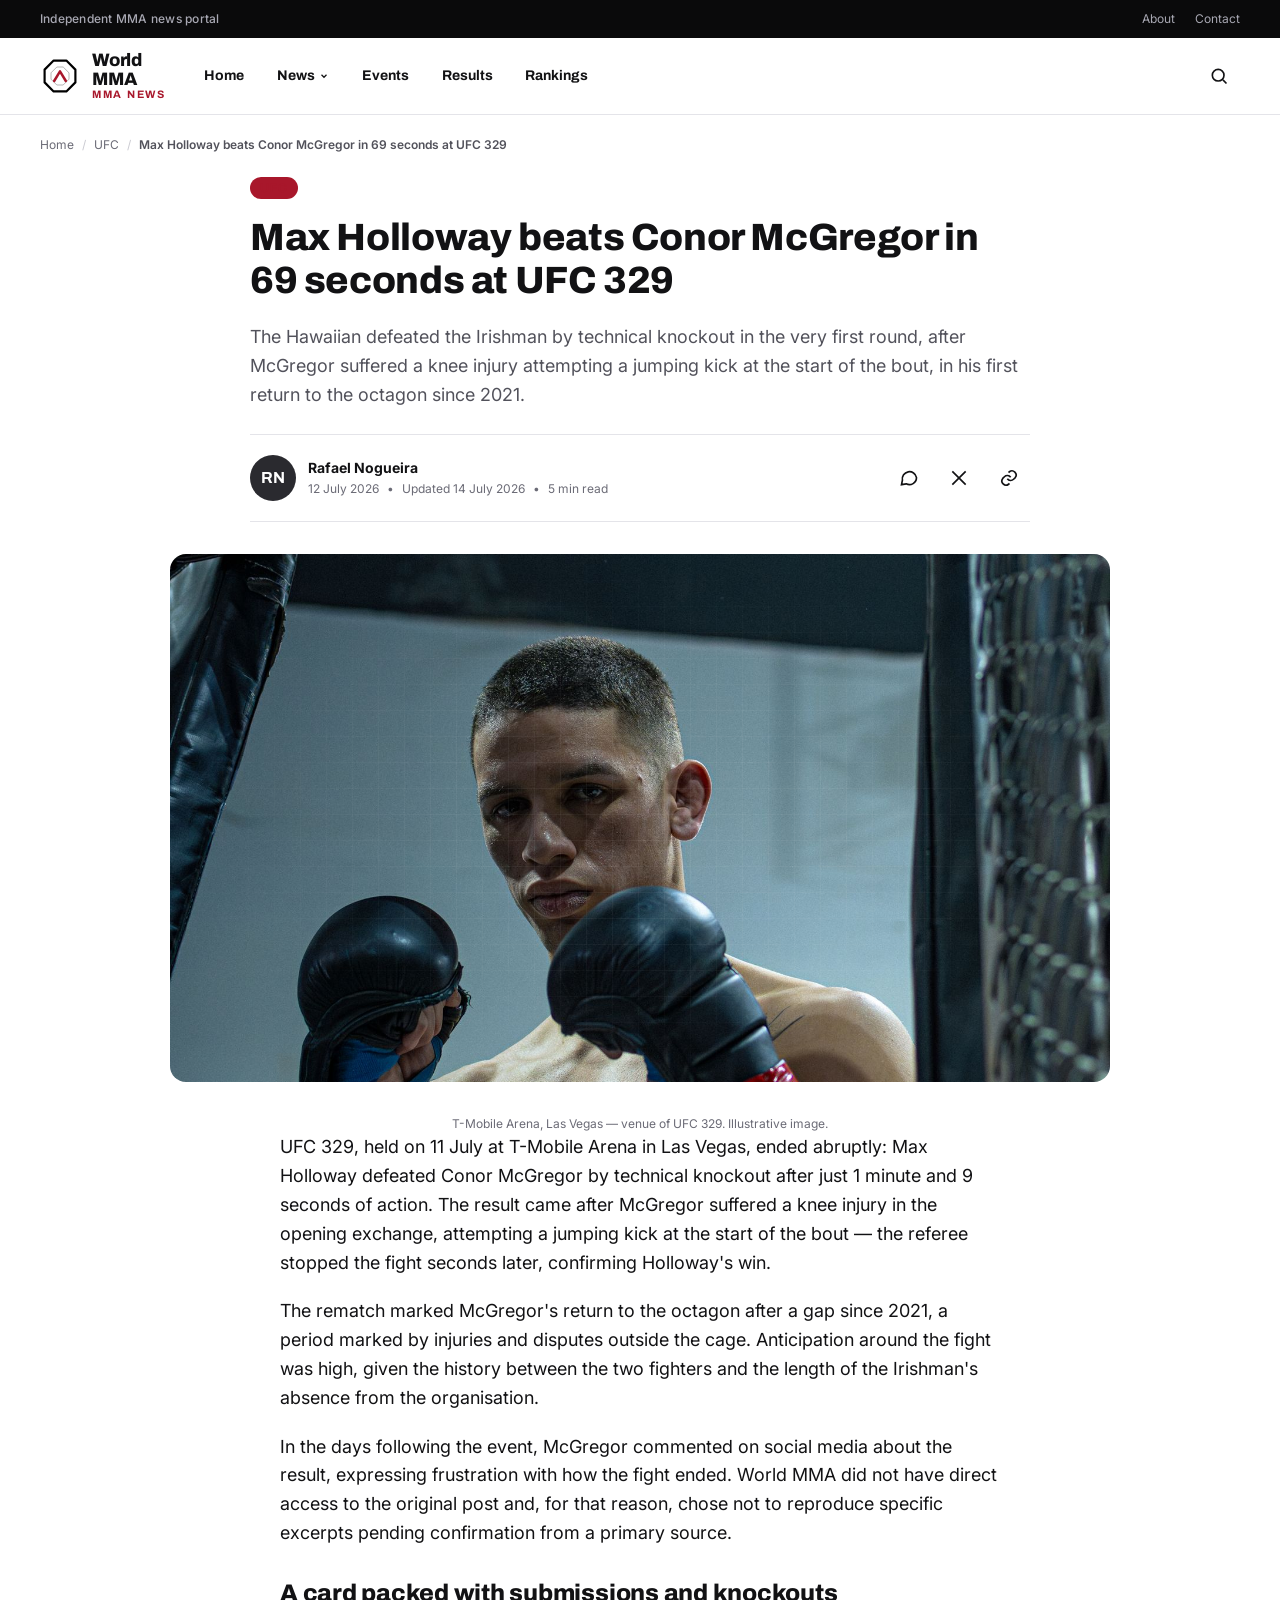
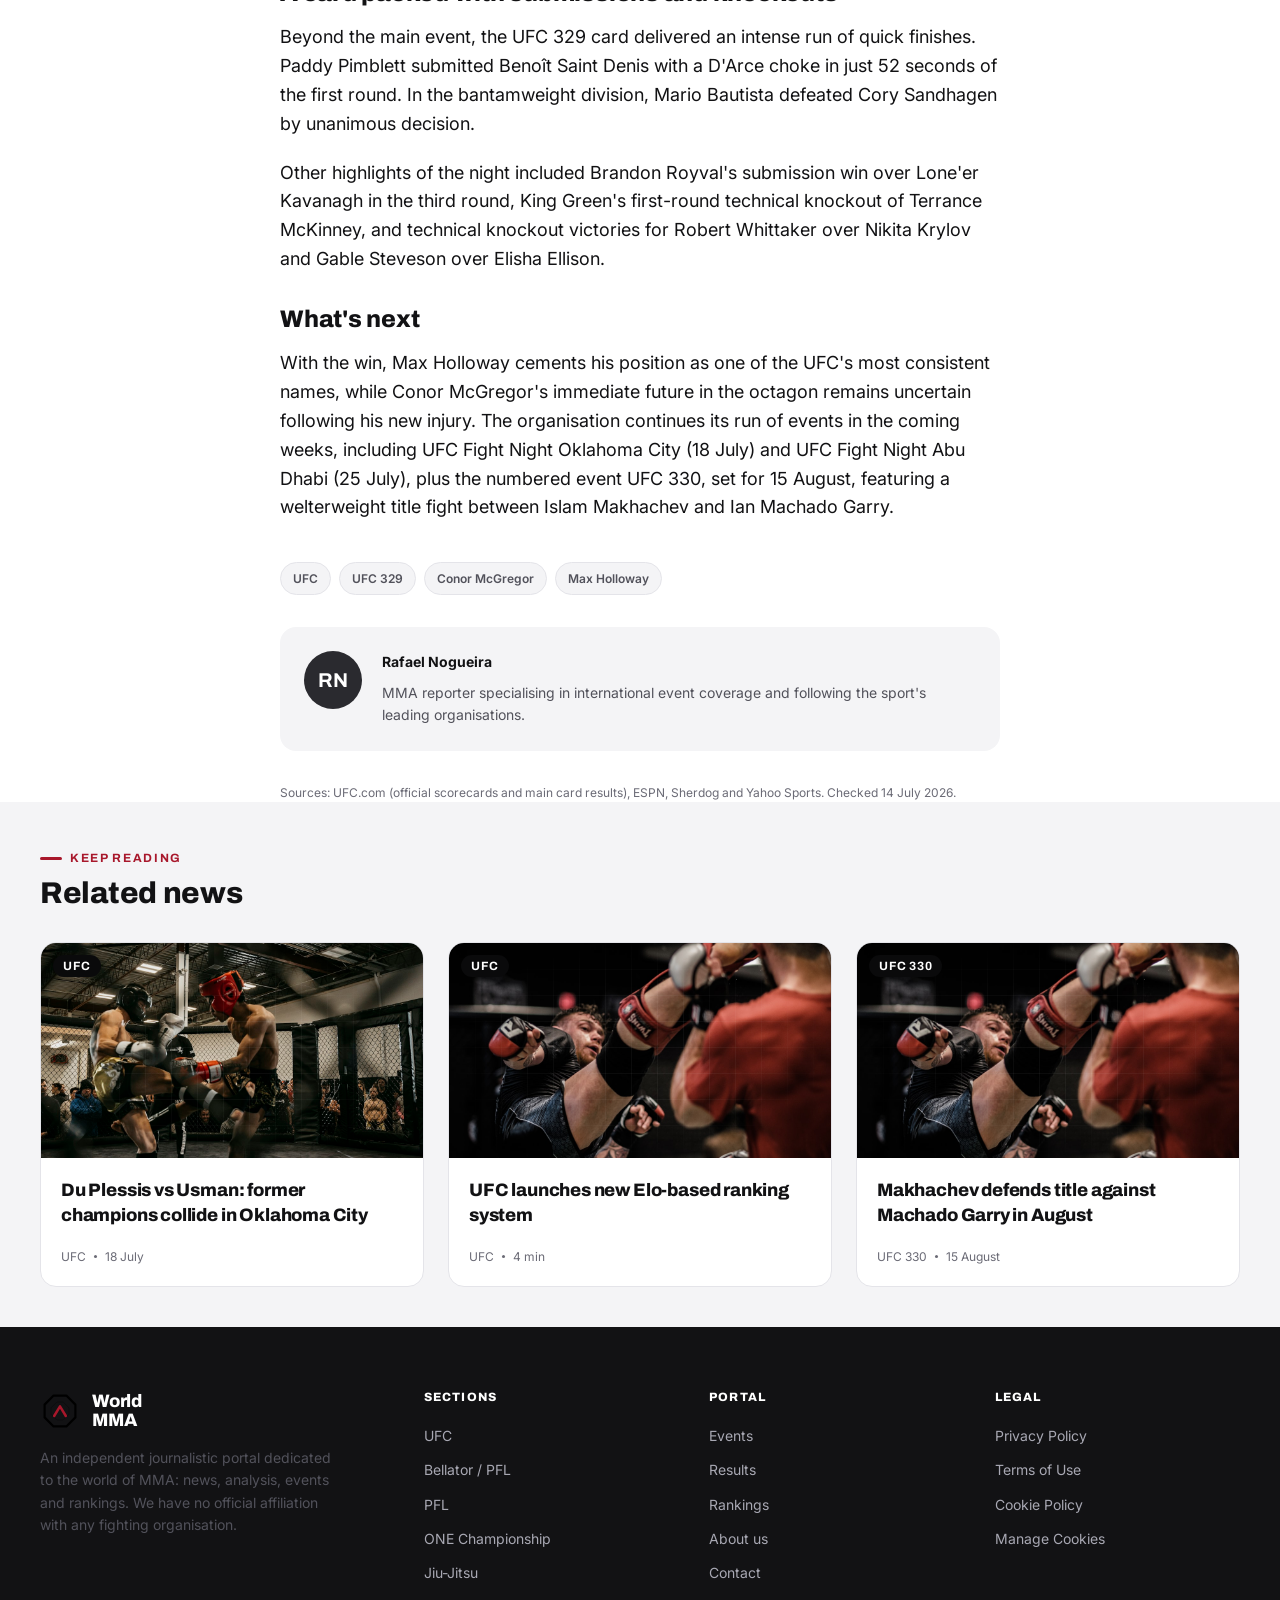
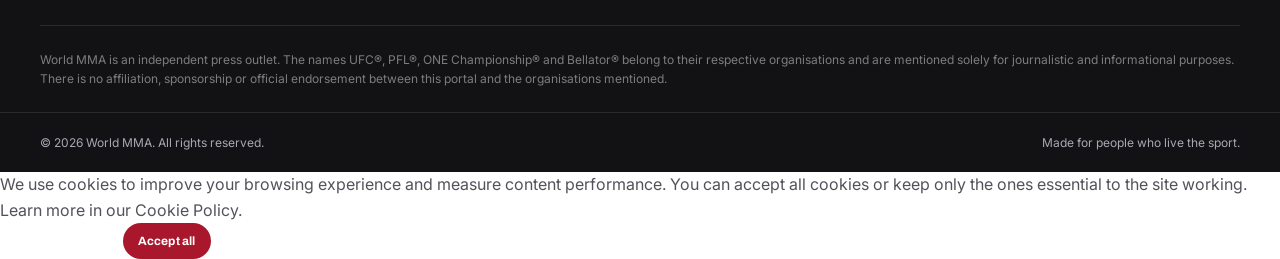
<file: pages/noticia.html>
<!DOCTYPE html>
<html lang="en-GB">
<head>
  <meta charset="UTF-8" />
  <meta name="viewport" content="width=device-width, initial-scale=1, viewport-fit=cover" />
  <title>Max Holloway beats Conor McGregor in 69 seconds at UFC 329 | World MMA</title>
  <meta name="description" content="Max Holloway defeated Conor McGregor by technical knockout in the very first round of UFC 329, after the Irishman suffered a knee injury at the start of the bout." />
  <link rel="canonical" href="https://mmaworld.github.io/pages/noticia.html" />

  <meta property="og:type" content="article" />
  <meta property="og:site_name" content="World MMA" />
  <meta property="og:title" content="Max Holloway beats Conor McGregor in 69 seconds at UFC 329" />
  <meta property="og:description" content="Holloway defeated McGregor by technical knockout after the Irishman suffered a knee injury at the start of the UFC 329 main event." />
  <meta property="og:url" content="https://mmaworld.github.io/pages/noticia.html" />
  <meta property="og:image" content="https://mmaworld.github.io/assets/images/hero-mma-cage.jpg" />
  <meta property="og:locale" content="en_GB" />
  <meta property="article:published_time" content="2026-07-12T10:00:00-03:00" />
  <meta property="article:modified_time" content="2026-07-14T09:00:00-03:00" />
  <meta property="article:section" content="UFC" />
  <meta property="article:tag" content="UFC, UFC 329, Conor McGregor, Max Holloway" />

  <meta name="twitter:card" content="summary_large_image" />
  <meta name="twitter:title" content="Max Holloway beats Conor McGregor in 69 seconds at UFC 329" />
  <meta name="twitter:description" content="Holloway defeated McGregor by technical knockout after the Irishman suffered a knee injury at the start of the bout." />
  <meta name="twitter:image" content="https://mmaworld.github.io/assets/images/hero-mma-cage.jpg" />

  <meta name="robots" content="index, follow" />
  <meta name="theme-color" content="#0a0a0b" />
  <link rel="manifest" href="/manifest.json" />
  <link rel="icon" type="image/svg+xml" href="/assets/icons/favicon.svg" />

  <link rel="preconnect" href="https://fonts.googleapis.com" />
  <link rel="preconnect" href="https://fonts.gstatic.com" crossorigin />
  <link rel="stylesheet" href="https://fonts.googleapis.com/css2?family=Archivo:wght@700;800&family=Inter:wght@400;500;600;700&display=swap" media="print" onload="this.media='all'" />
  <noscript><link rel="stylesheet" href="https://fonts.googleapis.com/css2?family=Archivo:wght@700;800&family=Inter:wght@400;500;600;700&display=swap" /></noscript>
  <link rel="stylesheet" href="/assets/css/main.css" />

  <script type="application/ld+json">
  {
    "@context": "https://schema.org",
    "@type": "NewsArticle",
    "headline": "Max Holloway beats Conor McGregor in 69 seconds at UFC 329",
    "description": "Max Holloway defeated Conor McGregor by technical knockout in the very first round of UFC 329, after the Irishman suffered a knee injury at the start of the bout.",
    "image": ["https://mmaworld.github.io/assets/images/hero-mma-cage.jpg"],
    "datePublished": "2026-07-12T10:00:00-03:00",
    "dateModified": "2026-07-14T09:00:00-03:00",
    "author": { "@type": "Person", "name": "Rafael Nogueira" },
    "publisher": {
      "@type": "Organization",
      "name": "World MMA",
      "logo": { "@type": "ImageObject", "url": "https://mmaworld.github.io/assets/icons/favicon.svg" }
    },
    "mainEntityOfPage": { "@type": "WebPage", "@id": "https://mmaworld.github.io/pages/noticia.html" },
    "articleSection": "UFC"
  }
  </script>

  <script type="application/ld+json">
  {
    "@context": "https://schema.org",
    "@type": "BreadcrumbList",
    "itemListElement": [
      { "@type": "ListItem", "position": 1, "name": "Home", "item": "https://mmaworld.github.io/" },
      { "@type": "ListItem", "position": 2, "name": "UFC", "item": "https://mmaworld.github.io/pages/categoria.html?cat=ufc" },
      { "@type": "ListItem", "position": 3, "name": "Max Holloway beats Conor McGregor in 69 seconds at UFC 329", "item": "https://mmaworld.github.io/pages/noticia.html" }
    ]
  }
  </script>
</head>
<body>
  <a href="#conteudo-principal" class="skip-link">Skip to content</a>

  <header>
    <div class="topbar">
      <div class="container topbar-inner">
        <span class="topbar-date">Independent MMA news portal</span>
        <nav class="topbar-links" aria-label="Institutional links">
          <a href="/pages/sobre.html">About</a>
          <a href="/pages/contato.html">Contact</a>
        </nav>
      </div>
    </div>

    <div class="navbar">
      <div class="container navbar-inner">
        <a href="/" class="brand" aria-label="World MMA — homepage">
          <img src="/assets/icons/logo.svg" alt="" class="brand-logo" width="40" height="40" />
          <span class="brand-name">World<br />MMA<span>MMA News</span></span>
        </a>

        <nav id="nav-primary" class="nav-primary" aria-label="Main navigation">
          <div class="nav-item"><a href="/" class="nav-link">Home</a></div>
          <div class="nav-item">
            <button type="button" class="nav-link" aria-haspopup="true" aria-expanded="false">
              News
              <svg class="chev" viewBox="0 0 24 24" fill="none" stroke="currentColor" stroke-width="3"><path d="m6 9 6 6 6-6"/></svg>
            </button>
            <div class="mega-menu" role="menu">
              <span class="mega-menu-title">Organisations</span>
              <a href="/pages/categoria.html?cat=ufc" role="menuitem">UFC</a>
              <a href="/pages/categoria.html?cat=bellator" role="menuitem">Bellator / PFL</a>
              <a href="/pages/categoria.html?cat=pfl" role="menuitem">PFL</a>
              <a href="/pages/categoria.html?cat=one" role="menuitem">ONE Championship</a>
              <a href="/pages/categoria.html?cat=boxe" role="menuitem">Boxing</a>
              <a href="/pages/categoria.html?cat=jiujitsu" role="menuitem">Jiu-Jitsu</a>
              <a href="/pages/categoria.html?cat=entrevistas" role="menuitem">Interviews</a>
              <a href="/pages/categoria.html?cat=opiniao" role="menuitem">Opinion &amp; Analysis</a>
              <a href="/pages/categoria.html?cat=feminino" role="menuitem">Women's MMA</a>
            </div>
          </div>
          <div class="nav-item"><a href="/pages/eventos.html" class="nav-link">Events</a></div>
          <div class="nav-item"><a href="/pages/resultados.html" class="nav-link">Results</a></div>
          <div class="nav-item"><a href="/pages/rankings.html" class="nav-link">Rankings</a></div>
          <div class="nav-item hide-desktop"><a href="/pages/sobre.html" class="nav-link">About</a></div>
          <div class="nav-item hide-desktop"><a href="/pages/contato.html" class="nav-link">Contact</a></div>
        </nav>

        <div class="nav-actions">
          <button type="button" class="icon-btn" data-open-modal="searchModal" aria-label="Open search">
            <svg viewBox="0 0 24 24" fill="none" stroke="currentColor" stroke-width="2"><circle cx="11" cy="11" r="7"/><path d="m21 21-4.3-4.3"/></svg>
          </button>
          <button type="button" class="nav-toggle" aria-label="Open menu" aria-expanded="false" aria-controls="nav-primary">
            <span></span><span></span><span></span>
          </button>
        </div>
      </div>
    </div>
  </header>

  <main id="conteudo-principal">
    <div class="container">
      <nav class="breadcrumb" aria-label="Breadcrumb">
        <a href="/">Home</a>
        <span class="sep">/</span>
        <a href="/pages/categoria.html?cat=ufc">UFC</a>
        <span class="sep">/</span>
        <span aria-current="page">Max Holloway beats Conor McGregor in 69 seconds at UFC 329</span>
      </nav>
    </div>

    <article>
      <div class="container">
        <header class="article-header">
          <span class="badge badge-accent article-category">UFC</span>
          <h1 class="article-title">Max Holloway beats Conor McGregor in 69 seconds at UFC 329</h1>
          <p class="article-dek">The Hawaiian defeated the Irishman by technical knockout in the very first round, after McGregor suffered a knee injury attempting a jumping kick at the start of the bout, in his first return to the octagon since 2021.</p>

          <div class="article-byline">
            <span class="author-avatar" aria-hidden="true">RN</span>
            <div>
              <div class="author-name">Rafael Nogueira</div>
              <div class="author-meta">
                <time datetime="2026-07-12T10:00:00-03:00">12 July 2026</time>
                <span aria-hidden="true">•</span>
                <span>Updated 14 July 2026</span>
                <span aria-hidden="true">•</span>
                <span>5 min read</span>
              </div>
            </div>
            <div class="share-bar">
              <button type="button" class="icon-btn" aria-label="Share on WhatsApp">
                <svg viewBox="0 0 24 24" fill="none" stroke="currentColor" stroke-width="2"><path d="M21 11.5a8.5 8.5 0 0 1-12.4 7.5L3 20l1.1-5.4A8.5 8.5 0 1 1 21 11.5Z"/></svg>
              </button>
              <button type="button" class="icon-btn" aria-label="Share on X (Twitter)">
                <svg viewBox="0 0 24 24" fill="none" stroke="currentColor" stroke-width="2"><path d="M4 4l16 16M20 4 4 20"/></svg>
              </button>
              <button type="button" class="icon-btn" aria-label="Copy article link">
                <svg viewBox="0 0 24 24" fill="none" stroke="currentColor" stroke-width="2"><path d="M10 13a5 5 0 0 0 7.5.5l2-2a5 5 0 0 0-7-7l-1 1"/><path d="M14 11a5 5 0 0 0-7.5-.5l-2 2a5 5 0 0 0 7 7l1-1"/></svg>
              </button>
            </div>
          </div>
        </header>

        <figure class="article-hero-media">
          <div class="media-frame ratio-16-9 tone-red">
            <img src="/assets/images/hero-mma-cage.jpg" alt="Focused fighter standing alone inside the cage arena" loading="eager" width="1400" height="788" />
          </div>
        </figure>
        <p class="article-hero-caption" style="max-width:940px; margin-inline:auto;">T-Mobile Arena, Las Vegas — venue of UFC 329. Illustrative image.</p>

        <div class="article-body">
          <p>UFC 329, held on 11 July at T-Mobile Arena in Las Vegas, ended abruptly: Max Holloway defeated Conor McGregor by technical knockout after just 1 minute and 9 seconds of action. The result came after McGregor suffered a knee injury in the opening exchange, attempting a jumping kick at the start of the bout — the referee stopped the fight seconds later, confirming Holloway's win.</p>

          <p>The rematch marked McGregor's return to the octagon after a gap since 2021, a period marked by injuries and disputes outside the cage. Anticipation around the fight was high, given the history between the two fighters and the length of the Irishman's absence from the organisation.</p>

          <p>In the days following the event, McGregor commented on social media about the result, expressing frustration with how the fight ended. World MMA did not have direct access to the original post and, for that reason, chose not to reproduce specific excerpts pending confirmation from a primary source.</p>

          <h2>A card packed with submissions and knockouts</h2>
          <p>Beyond the main event, the UFC 329 card delivered an intense run of quick finishes. Paddy Pimblett submitted Benoît Saint Denis with a D'Arce choke in just 52 seconds of the first round. In the bantamweight division, Mario Bautista defeated Cory Sandhagen by unanimous decision.</p>

          <p>Other highlights of the night included Brandon Royval's submission win over Lone'er Kavanagh in the third round, King Green's first-round technical knockout of Terrance McKinney, and technical knockout victories for Robert Whittaker over Nikita Krylov and Gable Steveson over Elisha Ellison.</p>

          <h2>What's next</h2>
          <p>With the win, Max Holloway cements his position as one of the UFC's most consistent names, while Conor McGregor's immediate future in the octagon remains uncertain following his new injury. The organisation continues its run of events in the coming weeks, including UFC Fight Night Oklahoma City (18 July) and UFC Fight Night Abu Dhabi (25 July), plus the numbered event UFC 330, set for 15 August, featuring a welterweight title fight between Islam Makhachev and Ian Machado Garry.</p>
        </div>

        <div class="article-tags">
          <a href="/pages/categoria.html?cat=ufc" class="tag-pill">UFC</a>
          <a href="/pages/categoria.html?cat=ufc" class="tag-pill">UFC 329</a>
          <a href="/pages/categoria.html?cat=ufc" class="tag-pill">Conor McGregor</a>
          <a href="/pages/categoria.html?cat=ufc" class="tag-pill">Max Holloway</a>
        </div>

        <div class="author-box">
          <span class="author-avatar" aria-hidden="true">RN</span>
          <div>
            <div class="author-name">Rafael Nogueira</div>
            <p class="author-box-bio">MMA reporter specialising in international event coverage and following the sport's leading organisations.</p>
          </div>
        </div>

        <p class="rank-source" style="max-width:720px; margin:var(--space-6) auto 0; font-size:var(--fs-xs); color:var(--text-muted);">Sources: UFC.com (official scorecards and main card results), ESPN, Sherdog and Yahoo Sports. Checked 14 July 2026.</p>
      </div>
    </article>

    <section class="section section--tight" style="background:var(--bg-subtle);" aria-label="Related news">
      <div class="container">
        <div class="section-head">
          <div>
            <span class="section-eyebrow">Keep reading</span>
            <h2 class="section-title">Related news</h2>
          </div>
        </div>
        <div class="grid grid-cols-3">
          <article class="card">
            <div class="card-media">
              <span class="badge badge-dark">UFC</span>
              <div class="media-frame ratio-16-9">
                <img src="/assets/images/mma-wrestling-ring.jpg" alt="Fighter shadow boxing alone inside a training ring" loading="lazy" width="500" height="281" />
              </div>
            </div>
            <div class="card-body">
              <h3 class="card-title"><a href="/pages/eventos.html">Du Plessis vs Usman: former champions collide in Oklahoma City</a></h3>
              <div class="card-meta"><span>UFC</span><span class="dot"></span><span>18 July</span></div>
            </div>
          </article>
          <article class="card">
            <div class="card-media">
              <span class="badge badge-dark">UFC</span>
              <div class="media-frame ratio-16-9 tone-red">
                <img src="/assets/images/mma-gloves-action.jpg" alt="Boxer practising shadow boxing technique outdoors" loading="lazy" width="500" height="281" />
              </div>
            </div>
            <div class="card-body">
              <h3 class="card-title"><a href="/pages/rankings.html">UFC launches new Elo-based ranking system</a></h3>
              <div class="card-meta"><span>UFC</span><span class="dot"></span><span>4 min</span></div>
            </div>
          </article>
          <article class="card">
            <div class="card-media">
              <span class="badge badge-dark">UFC 330</span>
              <div class="media-frame ratio-16-9">
                <img src="/assets/images/mma-gloves-action.jpg" alt="Boxer practising shadow boxing technique outdoors" loading="lazy" width="500" height="281" />
              </div>
            </div>
            <div class="card-body">
              <h3 class="card-title"><a href="/pages/eventos.html">Makhachev defends title against Machado Garry in August</a></h3>
              <div class="card-meta"><span>UFC 330</span><span class="dot"></span><span>15 August</span></div>
            </div>
          </article>
        </div>
      </div>
    </section>
  </main>

  <footer class="site-footer">
    <div class="container footer-top">
      <div class="footer-brand">
        <a href="/" class="brand" aria-label="World MMA — homepage">
          <img src="/assets/icons/logo.svg" alt="" class="brand-logo" width="40" height="40" />
          <span class="brand-name">World<br />MMA</span>
        </a>
        <p class="footer-about">An independent journalistic portal dedicated to the world of MMA: news, analysis, events and rankings. We have no official affiliation with any fighting organisation.</p>
      </div>
      <nav aria-label="Sections">
        <h2 class="footer-heading">Sections</h2>
        <div class="footer-links">
          <a href="/pages/categoria.html?cat=ufc">UFC</a>
          <a href="/pages/categoria.html?cat=bellator">Bellator / PFL</a>
          <a href="/pages/categoria.html?cat=pfl">PFL</a>
          <a href="/pages/categoria.html?cat=one">ONE Championship</a>
          <a href="/pages/categoria.html?cat=jiujitsu">Jiu-Jitsu</a>
        </div>
      </nav>
      <nav aria-label="Portal">
        <h2 class="footer-heading">Portal</h2>
        <div class="footer-links">
          <a href="/pages/eventos.html">Events</a>
          <a href="/pages/resultados.html">Results</a>
          <a href="/pages/rankings.html">Rankings</a>
          <a href="/pages/sobre.html">About us</a>
          <a href="/pages/contato.html">Contact</a>
        </div>
      </nav>
      <nav aria-label="Legal">
        <h2 class="footer-heading">Legal</h2>
        <div class="footer-links">
          <a href="/pages/politica-de-privacidade.html">Privacy Policy</a>
          <a href="/pages/termos-de-uso.html">Terms of Use</a>
          <a href="/pages/politica-de-cookies.html">Cookie Policy</a>
          <a href="#" data-cookie-manage>Manage Cookies</a>
        </div>
      </nav>
    </div>
    <div class="container">
      <p class="footer-disclaimer">World MMA is an independent press outlet. The names UFC®, PFL®, ONE Championship® and Bellator® belong to their respective organisations and are mentioned solely for journalistic and informational purposes. There is no affiliation, sponsorship or official endorsement between this portal and the organisations mentioned.</p>
    </div>
    <div class="container footer-bottom">
      <span>© <span data-current-year>2026</span> World MMA. All rights reserved.</span>
      <span>Made for people who live the sport.</span>
    </div>
  </footer>

  <div class="overlay"></div>
  <div class="modal search-modal" id="searchModal" role="dialog" aria-modal="true" aria-labelledby="searchModalTitle" tabindex="-1">
    <div class="modal-header">
      <h2 class="modal-title" id="searchModalTitle">Search the portal</h2>
      <button type="button" class="modal-close" data-close-modal aria-label="Close search">
        <svg width="20" height="20" viewBox="0 0 24 24" fill="none" stroke="currentColor" stroke-width="2"><path d="M18 6 6 18M6 6l12 12"/></svg>
      </button>
    </div>
    <div class="modal-body">
      <div class="search-input-wrap">
        <svg width="20" height="20" viewBox="0 0 24 24" fill="none" stroke="currentColor" stroke-width="2"><circle cx="11" cy="11" r="7"/><path d="m21 21-4.3-4.3"/></svg>
        <input type="search" placeholder="Type a fighter, organisation or event..." aria-label="Search field" autofocus />
      </div>
      <div class="search-suggestions">
        <span class="search-suggestion-label">Popular searches</span>
        <a href="/pages/categoria.html?cat=ufc">UFC news</a>
        <a href="/pages/rankings.html">Pound-for-pound ranking</a>
        <a href="/pages/eventos.html">Upcoming events</a>
        <a href="/pages/categoria.html?cat=feminino">Women's MMA</a>
      </div>
    </div>
  </div>

  <div class="toast-region" aria-live="polite" aria-atomic="true"></div>
  <button type="button" class="back-to-top" aria-label="Back to top">
    <svg width="18" height="18" viewBox="0 0 24 24" fill="none" stroke="currentColor" stroke-width="2.5"><path d="M12 19V5M5 12l7-7 7 7"/></svg>
  </button>

  <div class="cookie-banner" id="cookieBanner" role="dialog" aria-live="polite" aria-label="Cookie consent" hidden>
    <div class="cookie-banner-inner">
      <p class="cookie-banner-text">We use cookies to improve your browsing experience and measure content performance. You can accept all cookies or keep only the ones essential to the site working. Learn more in our <a href="/pages/politica-de-cookies.html">Cookie Policy</a>.</p>
      <div class="cookie-banner-actions">
        <button type="button" class="btn btn-ghost btn-sm" data-cookie-reject>Essentials only</button>
        <button type="button" class="btn btn-accent btn-sm" data-cookie-accept>Accept all</button>
      </div>
    </div>
  </div>

  <script src="/assets/js/main.js" defer></script>
</body>
</html>
</file>
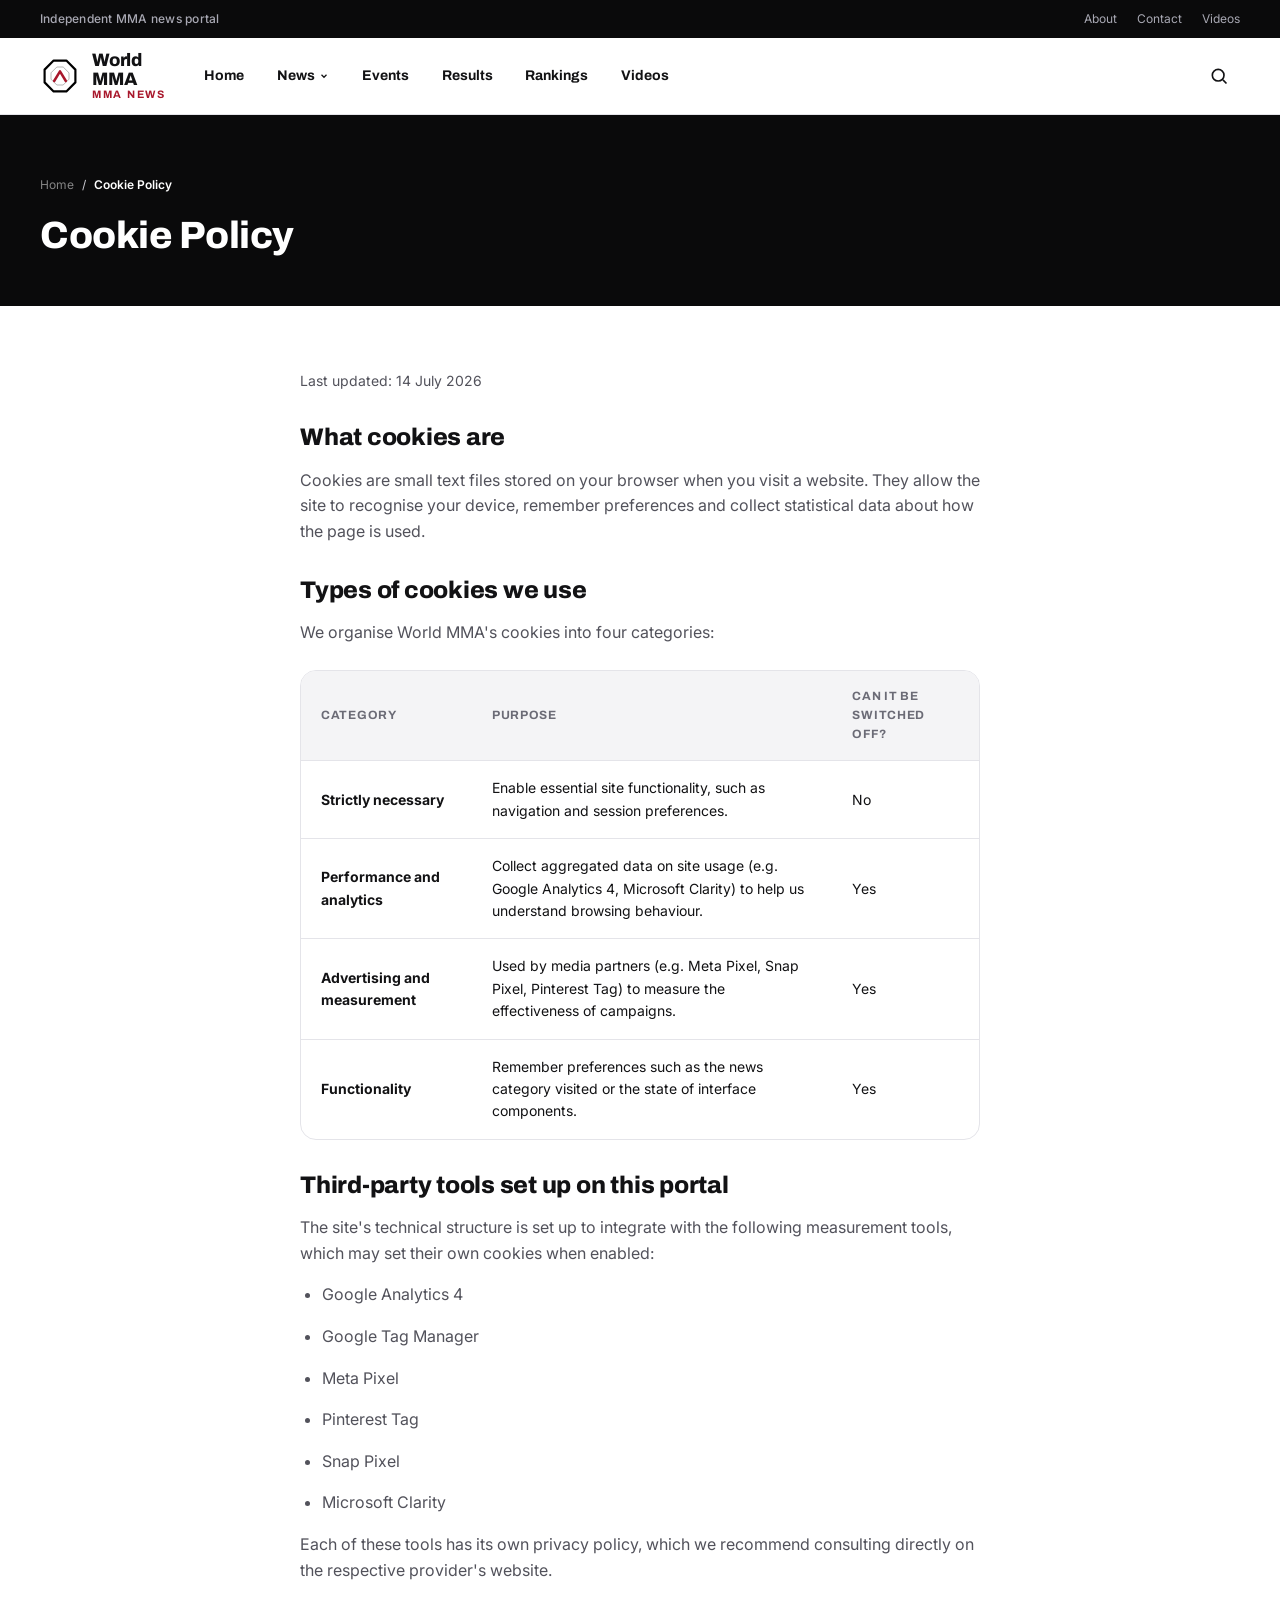
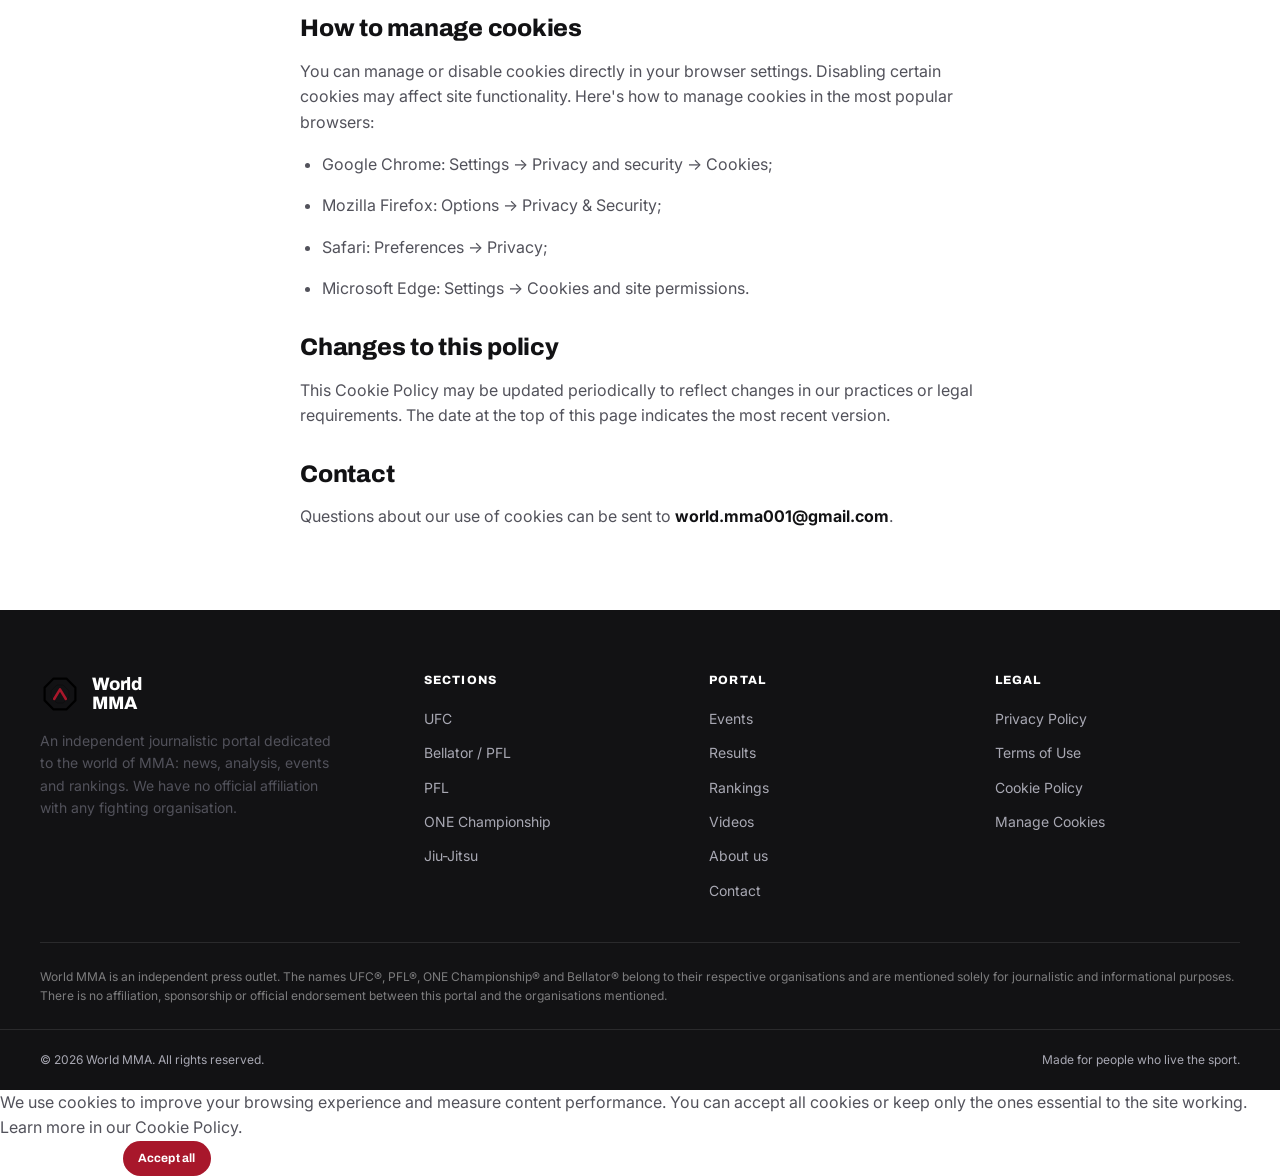
<file: pages/politica-de-cookies.html>
<!DOCTYPE html>
<html lang="en-GB">
<head>
  <meta charset="UTF-8" />
  <meta name="viewport" content="width=device-width, initial-scale=1, viewport-fit=cover" />
  <title>Cookie Policy | World MMA</title>
  <meta name="description" content="Find out which cookies World MMA uses, their purposes, and how to manage your preferences." />
  <link rel="canonical" href="https://mmaworld.github.io/pages/politica-de-cookies.html" />
  <meta property="og:type" content="website" />
  <meta property="og:site_name" content="World MMA" />
  <meta property="og:title" content="Cookie Policy | World MMA" />
  <meta property="og:description" content="Which cookies we use, their purposes, and how to manage your preferences." />
  <meta property="og:url" content="https://mmaworld.github.io/pages/politica-de-cookies.html" />
  <meta property="og:locale" content="en_GB" />
  <meta name="twitter:card" content="summary" />
  <meta name="robots" content="index, follow" />
  <meta name="theme-color" content="#0a0a0b" />
  <link rel="manifest" href="/manifest.json" />
  <link rel="icon" type="image/svg+xml" href="/assets/icons/favicon.svg" />
  <link rel="preconnect" href="https://fonts.googleapis.com" />
  <link rel="preconnect" href="https://fonts.gstatic.com" crossorigin />
  <link rel="stylesheet" href="https://fonts.googleapis.com/css2?family=Archivo:wght@700;800&family=Inter:wght@400;500;600;700&display=swap" media="print" onload="this.media='all'" />
  <noscript><link rel="stylesheet" href="https://fonts.googleapis.com/css2?family=Archivo:wght@700;800&family=Inter:wght@400;500;600;700&display=swap" /></noscript>
  <link rel="stylesheet" href="/assets/css/main.css" />
</head>
<body>
  <a href="#conteudo-principal" class="skip-link">Skip to content</a>
  <header>
    <div class="topbar">
      <div class="container topbar-inner">
        <span class="topbar-date">Independent MMA news portal</span>
        <nav class="topbar-links" aria-label="Institutional links">
          <a href="/pages/sobre.html">About</a>
          <a href="/pages/contato.html">Contact</a>
          <a href="/pages/videos.html">Videos</a>
        </nav>
      </div>
    </div>
    <div class="navbar">
      <div class="container navbar-inner">
        <a href="/" class="brand" aria-label="World MMA — homepage">
          <img src="/assets/icons/logo.svg" alt="" class="brand-logo" width="40" height="40" />
          <span class="brand-name">World<br />MMA<span>MMA News</span></span>
        </a>
        <nav id="nav-primary" class="nav-primary" aria-label="Main navigation">
          <div class="nav-item"><a href="/" class="nav-link">Home</a></div>
          <div class="nav-item">
            <button type="button" class="nav-link" aria-haspopup="true" aria-expanded="false">
              News
              <svg class="chev" viewBox="0 0 24 24" fill="none" stroke="currentColor" stroke-width="3"><path d="m6 9 6 6 6-6"/></svg>
            </button>
            <div class="mega-menu" role="menu">
              <span class="mega-menu-title">Organisations</span>
              <a href="/pages/categoria.html?cat=ufc" role="menuitem">UFC</a>
              <a href="/pages/categoria.html?cat=bellator" role="menuitem">Bellator / PFL</a>
              <a href="/pages/categoria.html?cat=pfl" role="menuitem">PFL</a>
              <a href="/pages/categoria.html?cat=one" role="menuitem">ONE Championship</a>
              <a href="/pages/categoria.html?cat=boxe" role="menuitem">Boxing</a>
              <a href="/pages/categoria.html?cat=jiujitsu" role="menuitem">Jiu-Jitsu</a>
              <a href="/pages/categoria.html?cat=entrevistas" role="menuitem">Interviews</a>
              <a href="/pages/categoria.html?cat=opiniao" role="menuitem">Opinion &amp; Analysis</a>
              <a href="/pages/categoria.html?cat=feminino" role="menuitem">Women's MMA</a>
            </div>
          </div>
          <div class="nav-item"><a href="/pages/eventos.html" class="nav-link">Events</a></div>
          <div class="nav-item"><a href="/pages/resultados.html" class="nav-link">Results</a></div>
          <div class="nav-item"><a href="/pages/rankings.html" class="nav-link">Rankings</a></div>
          <div class="nav-item"><a href="/pages/videos.html" class="nav-link">Videos</a></div>
          <div class="nav-item hide-desktop"><a href="/pages/sobre.html" class="nav-link">About</a></div>
          <div class="nav-item hide-desktop"><a href="/pages/contato.html" class="nav-link">Contact</a></div>
        </nav>
        <div class="nav-actions">
          <button type="button" class="icon-btn" data-open-modal="searchModal" aria-label="Open search">
            <svg viewBox="0 0 24 24" fill="none" stroke="currentColor" stroke-width="2"><circle cx="11" cy="11" r="7"/><path d="m21 21-4.3-4.3"/></svg>
          </button>
          <button type="button" class="nav-toggle" aria-label="Open menu" aria-expanded="false" aria-controls="nav-primary">
            <span></span><span></span><span></span>
          </button>
        </div>
      </div>
    </div>
  </header>

  <main id="conteudo-principal">
    <div class="page-header">
      <div class="container">
        <nav class="breadcrumb" aria-label="Breadcrumb">
          <a href="/">Home</a><span class="sep">/</span><span aria-current="page">Cookie Policy</span>
        </nav>
        <h1 class="page-header-title">Cookie Policy</h1>
      </div>
    </div>

    <section class="section">
      <div class="container legal-content">
        <p class="legal-updated">Last updated: 14 July 2026</p>

        <h2>What cookies are</h2>
        <p>Cookies are small text files stored on your browser when you visit a website. They allow the site to recognise your device, remember preferences and collect statistical data about how the page is used.</p>

        <h2>Types of cookies we use</h2>
        <p>We organise World MMA's cookies into four categories:</p>

        <div style="overflow-x:auto; margin-block: var(--space-6);">
        <table class="rank-table">
          <thead>
            <tr><th>Category</th><th>Purpose</th><th>Can it be switched off?</th></tr>
          </thead>
          <tbody>
            <tr>
              <td><strong>Strictly necessary</strong></td>
              <td>Enable essential site functionality, such as navigation and session preferences.</td>
              <td>No</td>
            </tr>
            <tr>
              <td><strong>Performance and analytics</strong></td>
              <td>Collect aggregated data on site usage (e.g. Google Analytics 4, Microsoft Clarity) to help us understand browsing behaviour.</td>
              <td>Yes</td>
            </tr>
            <tr>
              <td><strong>Advertising and measurement</strong></td>
              <td>Used by media partners (e.g. Meta Pixel, Snap Pixel, Pinterest Tag) to measure the effectiveness of campaigns.</td>
              <td>Yes</td>
            </tr>
            <tr>
              <td><strong>Functionality</strong></td>
              <td>Remember preferences such as the news category visited or the state of interface components.</td>
              <td>Yes</td>
            </tr>
          </tbody>
        </table>
        </div>

        <h2>Third-party tools set up on this portal</h2>
        <p>The site's technical structure is set up to integrate with the following measurement tools, which may set their own cookies when enabled:</p>
        <ul>
          <li>Google Analytics 4</li>
          <li>Google Tag Manager</li>
          <li>Meta Pixel</li>
          <li>Pinterest Tag</li>
          <li>Snap Pixel</li>
          <li>Microsoft Clarity</li>
        </ul>
        <p>Each of these tools has its own privacy policy, which we recommend consulting directly on the respective provider's website.</p>

        <h2>How to manage cookies</h2>
        <p>You can manage or disable cookies directly in your browser settings. Disabling certain cookies may affect site functionality. Here's how to manage cookies in the most popular browsers:</p>
        <ul>
          <li>Google Chrome: Settings → Privacy and security → Cookies;</li>
          <li>Mozilla Firefox: Options → Privacy & Security;</li>
          <li>Safari: Preferences → Privacy;</li>
          <li>Microsoft Edge: Settings → Cookies and site permissions.</li>
        </ul>

        <h2>Changes to this policy</h2>
        <p>This Cookie Policy may be updated periodically to reflect changes in our practices or legal requirements. The date at the top of this page indicates the most recent version.</p>

        <h2>Contact</h2>
        <p>Questions about our use of cookies can be sent to <strong>world.mma001@gmail.com</strong>.</p>
      </div>
    </section>
  </main>

  <footer class="site-footer">
    <div class="container footer-top">
      <div class="footer-brand">
        <a href="/" class="brand" aria-label="World MMA — homepage">
          <img src="/assets/icons/logo.svg" alt="" class="brand-logo" width="40" height="40" />
          <span class="brand-name">World<br />MMA</span>
        </a>
        <p class="footer-about">An independent journalistic portal dedicated to the world of MMA: news, analysis, events and rankings. We have no official affiliation with any fighting organisation.</p>
      </div>
      <nav aria-label="Sections">
        <h2 class="footer-heading">Sections</h2>
        <div class="footer-links">
          <a href="/pages/categoria.html?cat=ufc">UFC</a>
          <a href="/pages/categoria.html?cat=bellator">Bellator / PFL</a>
          <a href="/pages/categoria.html?cat=pfl">PFL</a>
          <a href="/pages/categoria.html?cat=one">ONE Championship</a>
          <a href="/pages/categoria.html?cat=jiujitsu">Jiu-Jitsu</a>
        </div>
      </nav>
      <nav aria-label="Portal">
        <h2 class="footer-heading">Portal</h2>
        <div class="footer-links">
          <a href="/pages/eventos.html">Events</a>
          <a href="/pages/resultados.html">Results</a>
          <a href="/pages/rankings.html">Rankings</a>
          <a href="/pages/videos.html">Videos</a>
          <a href="/pages/sobre.html">About us</a>
          <a href="/pages/contato.html">Contact</a>
        </div>
      </nav>
      <nav aria-label="Legal">
        <h2 class="footer-heading">Legal</h2>
        <div class="footer-links">
          <a href="/pages/politica-de-privacidade.html">Privacy Policy</a>
          <a href="/pages/termos-de-uso.html">Terms of Use</a>
          <a href="/pages/politica-de-cookies.html">Cookie Policy</a>
          <a href="#" data-cookie-manage>Manage Cookies</a>
        </div>
      </nav>
    </div>
    <div class="container">
      <p class="footer-disclaimer">World MMA is an independent press outlet. The names UFC®, PFL®, ONE Championship® and Bellator® belong to their respective organisations and are mentioned solely for journalistic and informational purposes. There is no affiliation, sponsorship or official endorsement between this portal and the organisations mentioned.</p>
    </div>
    <div class="container footer-bottom">
      <span>© <span data-current-year>2026</span> World MMA. All rights reserved.</span>
      <span>Made for people who live the sport.</span>
    </div>
  </footer>

  <div class="overlay"></div>
  <div class="modal search-modal" id="searchModal" role="dialog" aria-modal="true" aria-labelledby="searchModalTitle" tabindex="-1">
    <div class="modal-header">
      <h2 class="modal-title" id="searchModalTitle">Search the portal</h2>
      <button type="button" class="modal-close" data-close-modal aria-label="Close search">
        <svg width="20" height="20" viewBox="0 0 24 24" fill="none" stroke="currentColor" stroke-width="2"><path d="M18 6 6 18M6 6l12 12"/></svg>
      </button>
    </div>
    <div class="modal-body">
      <div class="search-input-wrap">
        <svg width="20" height="20" viewBox="0 0 24 24" fill="none" stroke="currentColor" stroke-width="2"><circle cx="11" cy="11" r="7"/><path d="m21 21-4.3-4.3"/></svg>
        <input type="search" placeholder="Type a fighter, organisation or event..." aria-label="Search field" autofocus />
      </div>
      <div class="search-suggestions">
        <span class="search-suggestion-label">Popular searches</span>
        <a href="/pages/categoria.html?cat=ufc">UFC news</a>
        <a href="/pages/rankings.html">Pound-for-pound ranking</a>
        <a href="/pages/eventos.html">Upcoming events</a>
        <a href="/pages/categoria.html?cat=feminino">Women's MMA</a>
      </div>
    </div>
  </div>
  <div class="toast-region" aria-live="polite" aria-atomic="true"></div>
  <button type="button" class="back-to-top" aria-label="Back to top">
    <svg width="18" height="18" viewBox="0 0 24 24" fill="none" stroke="currentColor" stroke-width="2.5"><path d="M12 19V5M5 12l7-7 7 7"/></svg>
  </button>
  <div class="cookie-banner" id="cookieBanner" role="dialog" aria-live="polite" aria-label="Cookie consent" hidden>
    <div class="cookie-banner-inner">
      <p class="cookie-banner-text">We use cookies to improve your browsing experience and measure content performance. You can accept all cookies or keep only the ones essential to the site working. Learn more in our <a href="/pages/politica-de-cookies.html">Cookie Policy</a>.</p>
      <div class="cookie-banner-actions">
        <button type="button" class="btn btn-ghost btn-sm" data-cookie-reject>Essentials only</button>
        <button type="button" class="btn btn-accent btn-sm" data-cookie-accept>Accept all</button>
      </div>
    </div>
  </div>

  <script src="/assets/js/main.js" defer></script>
</body>
</html>
</file>
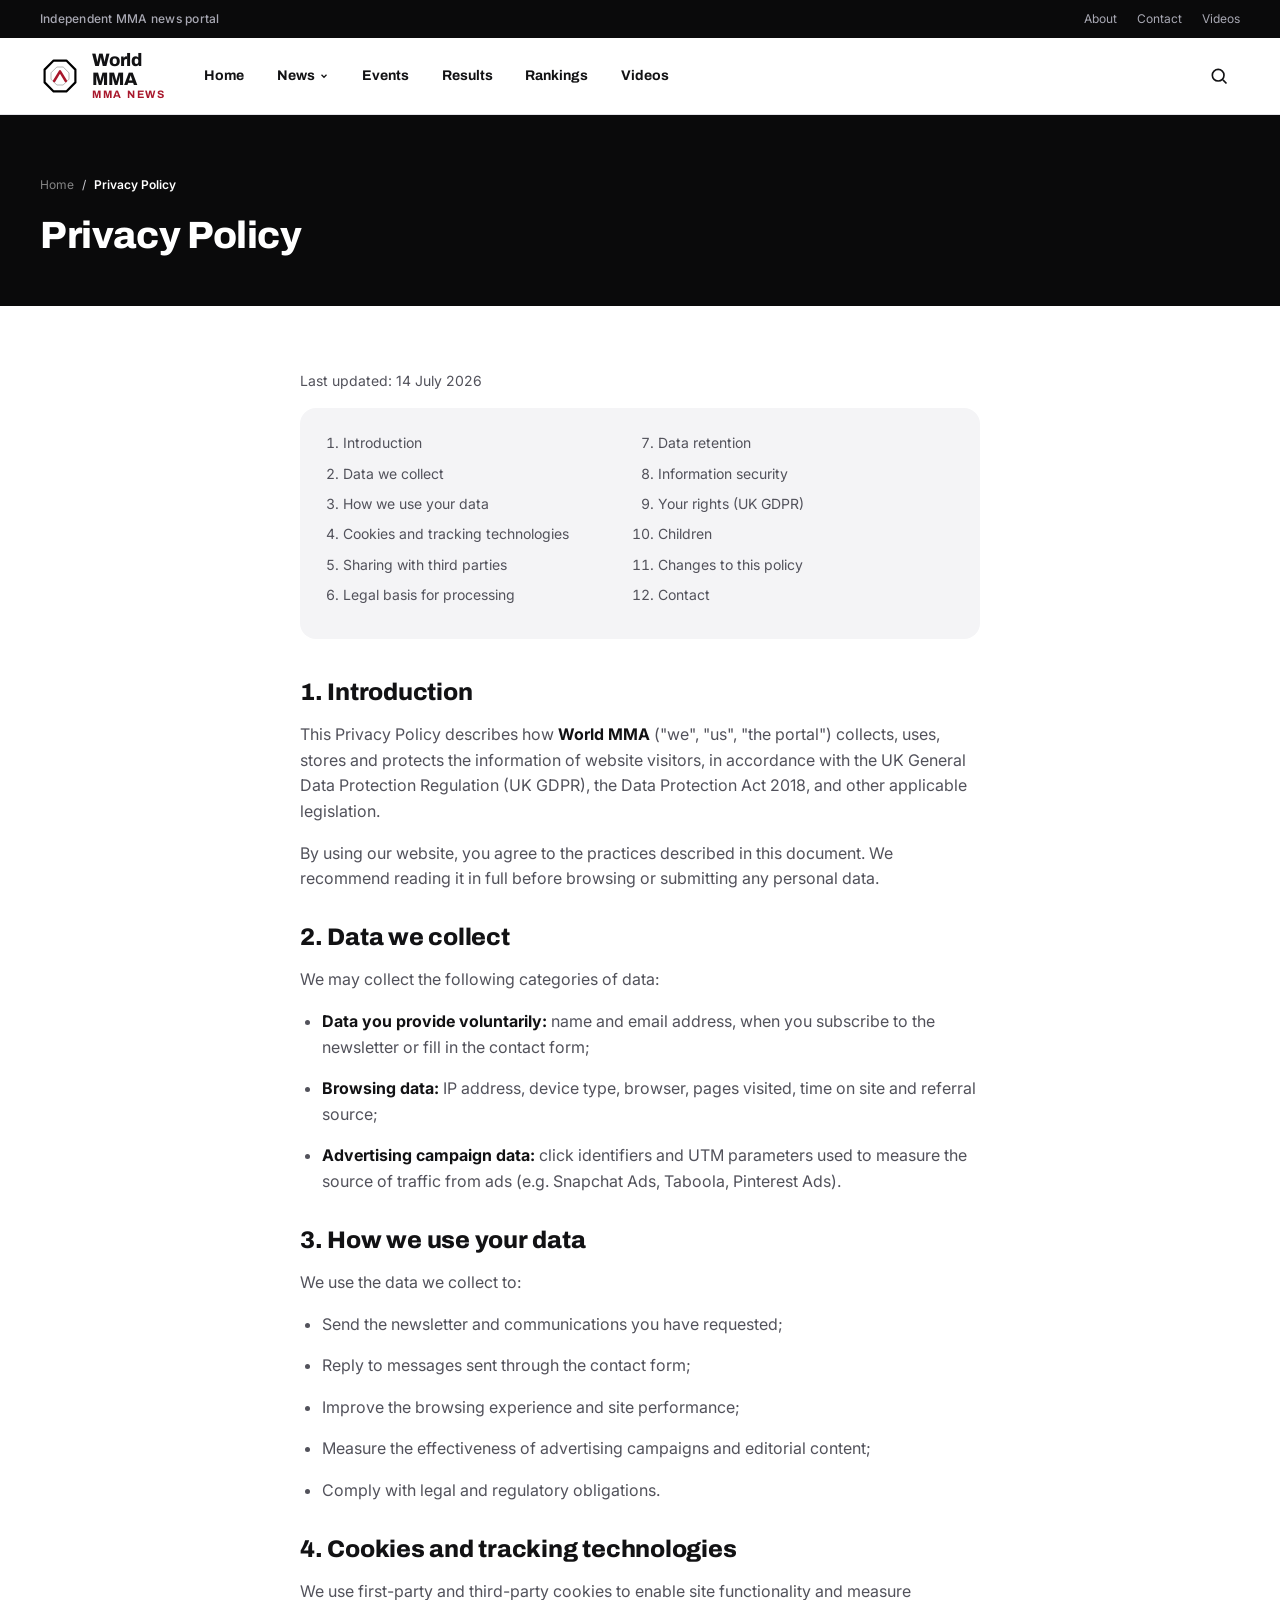
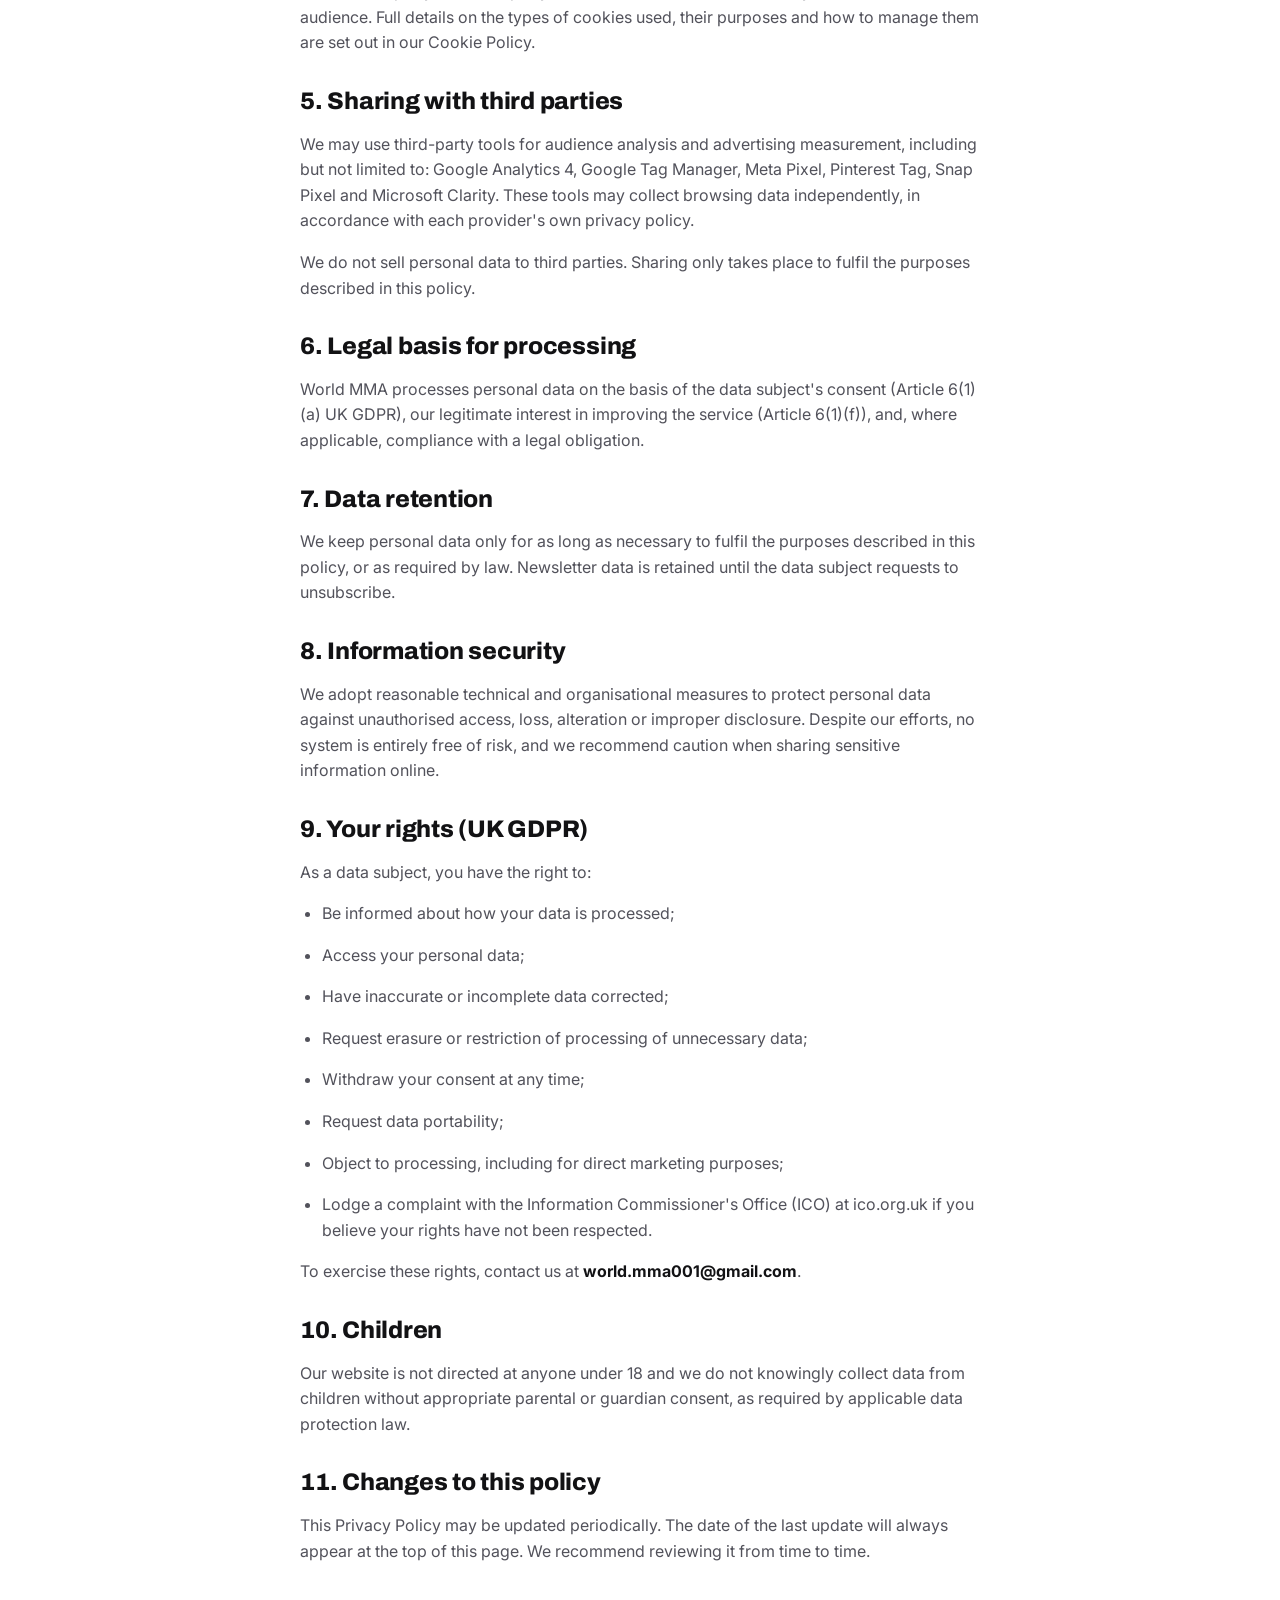
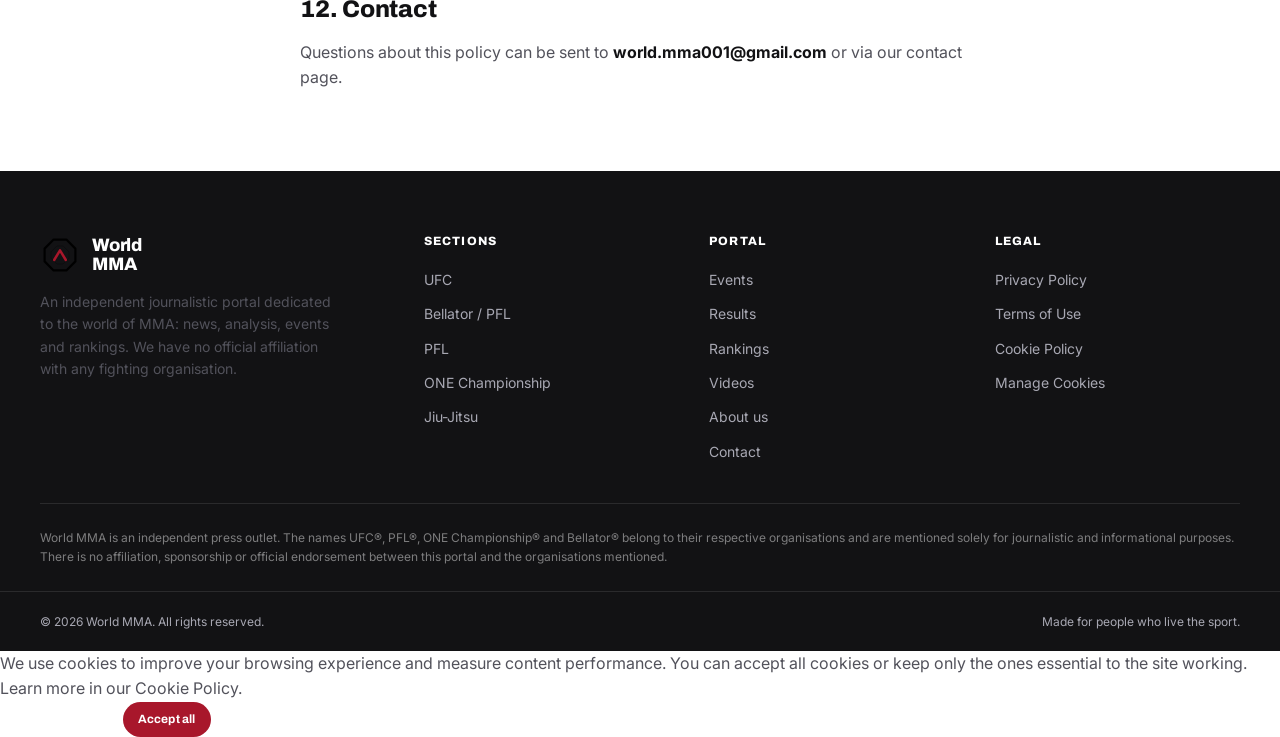
<file: pages/politica-de-privacidade.html>
<!DOCTYPE html>
<html lang="en-GB">
<head>
  <meta charset="UTF-8" />
  <meta name="viewport" content="width=device-width, initial-scale=1, viewport-fit=cover" />
  <title>Privacy Policy | World MMA</title>
  <meta name="description" content="Find out how World MMA collects, uses and protects your personal data, in line with UK GDPR and the Data Protection Act 2018." />
  <link rel="canonical" href="https://mmaworld.github.io/pages/politica-de-privacidade.html" />
  <meta property="og:type" content="website" />
  <meta property="og:site_name" content="World MMA" />
  <meta property="og:title" content="Privacy Policy | World MMA" />
  <meta property="og:description" content="How we collect, use and protect your personal data." />
  <meta property="og:url" content="https://mmaworld.github.io/pages/politica-de-privacidade.html" />
  <meta property="og:locale" content="en_GB" />
  <meta name="twitter:card" content="summary" />
  <meta name="robots" content="index, follow" />
  <meta name="theme-color" content="#0a0a0b" />
  <link rel="manifest" href="/manifest.json" />
  <link rel="icon" type="image/svg+xml" href="/assets/icons/favicon.svg" />
  <link rel="preconnect" href="https://fonts.googleapis.com" />
  <link rel="preconnect" href="https://fonts.gstatic.com" crossorigin />
  <link rel="stylesheet" href="https://fonts.googleapis.com/css2?family=Archivo:wght@700;800&family=Inter:wght@400;500;600;700&display=swap" media="print" onload="this.media='all'" />
  <noscript><link rel="stylesheet" href="https://fonts.googleapis.com/css2?family=Archivo:wght@700;800&family=Inter:wght@400;500;600;700&display=swap" /></noscript>
  <link rel="stylesheet" href="/assets/css/main.css" />
</head>
<body>
  <a href="#conteudo-principal" class="skip-link">Skip to content</a>
  <header>
    <div class="topbar">
      <div class="container topbar-inner">
        <span class="topbar-date">Independent MMA news portal</span>
        <nav class="topbar-links" aria-label="Institutional links">
          <a href="/pages/sobre.html">About</a>
          <a href="/pages/contato.html">Contact</a>
          <a href="/pages/videos.html">Videos</a>
        </nav>
      </div>
    </div>
    <div class="navbar">
      <div class="container navbar-inner">
        <a href="/" class="brand" aria-label="World MMA — homepage">
          <img src="/assets/icons/logo.svg" alt="" class="brand-logo" width="40" height="40" />
          <span class="brand-name">World<br />MMA<span>MMA News</span></span>
        </a>
        <nav id="nav-primary" class="nav-primary" aria-label="Main navigation">
          <div class="nav-item"><a href="/" class="nav-link">Home</a></div>
          <div class="nav-item">
            <button type="button" class="nav-link" aria-haspopup="true" aria-expanded="false">
              News
              <svg class="chev" viewBox="0 0 24 24" fill="none" stroke="currentColor" stroke-width="3"><path d="m6 9 6 6 6-6"/></svg>
            </button>
            <div class="mega-menu" role="menu">
              <span class="mega-menu-title">Organisations</span>
              <a href="/pages/categoria.html?cat=ufc" role="menuitem">UFC</a>
              <a href="/pages/categoria.html?cat=bellator" role="menuitem">Bellator / PFL</a>
              <a href="/pages/categoria.html?cat=pfl" role="menuitem">PFL</a>
              <a href="/pages/categoria.html?cat=one" role="menuitem">ONE Championship</a>
              <a href="/pages/categoria.html?cat=boxe" role="menuitem">Boxing</a>
              <a href="/pages/categoria.html?cat=jiujitsu" role="menuitem">Jiu-Jitsu</a>
              <a href="/pages/categoria.html?cat=entrevistas" role="menuitem">Interviews</a>
              <a href="/pages/categoria.html?cat=opiniao" role="menuitem">Opinion &amp; Analysis</a>
              <a href="/pages/categoria.html?cat=feminino" role="menuitem">Women's MMA</a>
            </div>
          </div>
          <div class="nav-item"><a href="/pages/eventos.html" class="nav-link">Events</a></div>
          <div class="nav-item"><a href="/pages/resultados.html" class="nav-link">Results</a></div>
          <div class="nav-item"><a href="/pages/rankings.html" class="nav-link">Rankings</a></div>
          <div class="nav-item"><a href="/pages/videos.html" class="nav-link">Videos</a></div>
          <div class="nav-item hide-desktop"><a href="/pages/sobre.html" class="nav-link">About</a></div>
          <div class="nav-item hide-desktop"><a href="/pages/contato.html" class="nav-link">Contact</a></div>
        </nav>
        <div class="nav-actions">
          <button type="button" class="icon-btn" data-open-modal="searchModal" aria-label="Open search">
            <svg viewBox="0 0 24 24" fill="none" stroke="currentColor" stroke-width="2"><circle cx="11" cy="11" r="7"/><path d="m21 21-4.3-4.3"/></svg>
          </button>
          <button type="button" class="nav-toggle" aria-label="Open menu" aria-expanded="false" aria-controls="nav-primary">
            <span></span><span></span><span></span>
          </button>
        </div>
      </div>
    </div>
  </header>

  <main id="conteudo-principal">
    <div class="page-header">
      <div class="container">
        <nav class="breadcrumb" aria-label="Breadcrumb">
          <a href="/">Home</a><span class="sep">/</span><span aria-current="page">Privacy Policy</span>
        </nav>
        <h1 class="page-header-title">Privacy Policy</h1>
      </div>
    </div>

    <section class="section">
      <div class="container legal-content">
        <p class="legal-updated">Last updated: 14 July 2026</p>

        <div class="legal-toc">
          <ol>
            <li><a href="#introducao">Introduction</a></li>
            <li><a href="#dados-coletados">Data we collect</a></li>
            <li><a href="#como-usamos">How we use your data</a></li>
            <li><a href="#cookies">Cookies and tracking technologies</a></li>
            <li><a href="#terceiros">Sharing with third parties</a></li>
            <li><a href="#base-legal">Legal basis for processing</a></li>
            <li><a href="#retencao">Data retention</a></li>
            <li><a href="#seguranca">Information security</a></li>
            <li><a href="#direitos">Your rights (UK GDPR)</a></li>
            <li><a href="#menores">Children</a></li>
            <li><a href="#alteracoes">Changes to this policy</a></li>
            <li><a href="#contato-privacidade">Contact</a></li>
          </ol>
        </div>

        <h2 id="introducao">1. Introduction</h2>
        <p>This Privacy Policy describes how <strong>World MMA</strong> ("we", "us", "the portal") collects, uses, stores and protects the information of website visitors, in accordance with the UK General Data Protection Regulation (UK GDPR), the Data Protection Act 2018, and other applicable legislation.</p>
        <p>By using our website, you agree to the practices described in this document. We recommend reading it in full before browsing or submitting any personal data.</p>

        <h2 id="dados-coletados">2. Data we collect</h2>
        <p>We may collect the following categories of data:</p>
        <ul>
          <li><strong>Data you provide voluntarily:</strong> name and email address, when you subscribe to the newsletter or fill in the contact form;</li>
          <li><strong>Browsing data:</strong> IP address, device type, browser, pages visited, time on site and referral source;</li>
          <li><strong>Advertising campaign data:</strong> click identifiers and UTM parameters used to measure the source of traffic from ads (e.g. Snapchat Ads, Taboola, Pinterest Ads).</li>
        </ul>

        <h2 id="como-usamos">3. How we use your data</h2>
        <p>We use the data we collect to:</p>
        <ul>
          <li>Send the newsletter and communications you have requested;</li>
          <li>Reply to messages sent through the contact form;</li>
          <li>Improve the browsing experience and site performance;</li>
          <li>Measure the effectiveness of advertising campaigns and editorial content;</li>
          <li>Comply with legal and regulatory obligations.</li>
        </ul>

        <h2 id="cookies">4. Cookies and tracking technologies</h2>
        <p>We use first-party and third-party cookies to enable site functionality and measure audience. Full details on the types of cookies used, their purposes and how to manage them are set out in our <a href="/pages/politica-de-cookies.html">Cookie Policy</a>.</p>

        <h2 id="terceiros">5. Sharing with third parties</h2>
        <p>We may use third-party tools for audience analysis and advertising measurement, including but not limited to: Google Analytics 4, Google Tag Manager, Meta Pixel, Pinterest Tag, Snap Pixel and Microsoft Clarity. These tools may collect browsing data independently, in accordance with each provider's own privacy policy.</p>
        <p>We do not sell personal data to third parties. Sharing only takes place to fulfil the purposes described in this policy.</p>

        <h2 id="base-legal">6. Legal basis for processing</h2>
        <p>World MMA processes personal data on the basis of the data subject's consent (Article 6(1)(a) UK GDPR), our legitimate interest in improving the service (Article 6(1)(f)), and, where applicable, compliance with a legal obligation.</p>

        <h2 id="retencao">7. Data retention</h2>
        <p>We keep personal data only for as long as necessary to fulfil the purposes described in this policy, or as required by law. Newsletter data is retained until the data subject requests to unsubscribe.</p>

        <h2 id="seguranca">8. Information security</h2>
        <p>We adopt reasonable technical and organisational measures to protect personal data against unauthorised access, loss, alteration or improper disclosure. Despite our efforts, no system is entirely free of risk, and we recommend caution when sharing sensitive information online.</p>

        <h2 id="direitos">9. Your rights (UK GDPR)</h2>
        <p>As a data subject, you have the right to:</p>
        <ul>
          <li>Be informed about how your data is processed;</li>
          <li>Access your personal data;</li>
          <li>Have inaccurate or incomplete data corrected;</li>
          <li>Request erasure or restriction of processing of unnecessary data;</li>
          <li>Withdraw your consent at any time;</li>
          <li>Request data portability;</li>
          <li>Object to processing, including for direct marketing purposes;</li>
          <li>Lodge a complaint with the Information Commissioner's Office (ICO) at <a href="https://ico.org.uk" target="_blank" rel="noopener">ico.org.uk</a> if you believe your rights have not been respected.</li>
        </ul>
        <p>To exercise these rights, contact us at <strong>world.mma001@gmail.com</strong>.</p>

        <h2 id="menores">10. Children</h2>
        <p>Our website is not directed at anyone under 18 and we do not knowingly collect data from children without appropriate parental or guardian consent, as required by applicable data protection law.</p>

        <h2 id="alteracoes">11. Changes to this policy</h2>
        <p>This Privacy Policy may be updated periodically. The date of the last update will always appear at the top of this page. We recommend reviewing it from time to time.</p>

        <h2 id="contato-privacidade">12. Contact</h2>
        <p>Questions about this policy can be sent to <strong>world.mma001@gmail.com</strong> or via our <a href="/pages/contato.html">contact page</a>.</p>
      </div>
    </section>
  </main>

  <footer class="site-footer">
    <div class="container footer-top">
      <div class="footer-brand">
        <a href="/" class="brand" aria-label="World MMA — homepage">
          <img src="/assets/icons/logo.svg" alt="" class="brand-logo" width="40" height="40" />
          <span class="brand-name">World<br />MMA</span>
        </a>
        <p class="footer-about">An independent journalistic portal dedicated to the world of MMA: news, analysis, events and rankings. We have no official affiliation with any fighting organisation.</p>
      </div>
      <nav aria-label="Sections">
        <h2 class="footer-heading">Sections</h2>
        <div class="footer-links">
          <a href="/pages/categoria.html?cat=ufc">UFC</a>
          <a href="/pages/categoria.html?cat=bellator">Bellator / PFL</a>
          <a href="/pages/categoria.html?cat=pfl">PFL</a>
          <a href="/pages/categoria.html?cat=one">ONE Championship</a>
          <a href="/pages/categoria.html?cat=jiujitsu">Jiu-Jitsu</a>
        </div>
      </nav>
      <nav aria-label="Portal">
        <h2 class="footer-heading">Portal</h2>
        <div class="footer-links">
          <a href="/pages/eventos.html">Events</a>
          <a href="/pages/resultados.html">Results</a>
          <a href="/pages/rankings.html">Rankings</a>
          <a href="/pages/videos.html">Videos</a>
          <a href="/pages/sobre.html">About us</a>
          <a href="/pages/contato.html">Contact</a>
        </div>
      </nav>
      <nav aria-label="Legal">
        <h2 class="footer-heading">Legal</h2>
        <div class="footer-links">
          <a href="/pages/politica-de-privacidade.html">Privacy Policy</a>
          <a href="/pages/termos-de-uso.html">Terms of Use</a>
          <a href="/pages/politica-de-cookies.html">Cookie Policy</a>
          <a href="#" data-cookie-manage>Manage Cookies</a>
        </div>
      </nav>
    </div>
    <div class="container">
      <p class="footer-disclaimer">World MMA is an independent press outlet. The names UFC®, PFL®, ONE Championship® and Bellator® belong to their respective organisations and are mentioned solely for journalistic and informational purposes. There is no affiliation, sponsorship or official endorsement between this portal and the organisations mentioned.</p>
    </div>
    <div class="container footer-bottom">
      <span>© <span data-current-year>2026</span> World MMA. All rights reserved.</span>
      <span>Made for people who live the sport.</span>
    </div>
  </footer>

  <div class="overlay"></div>
  <div class="modal search-modal" id="searchModal" role="dialog" aria-modal="true" aria-labelledby="searchModalTitle" tabindex="-1">
    <div class="modal-header">
      <h2 class="modal-title" id="searchModalTitle">Search the portal</h2>
      <button type="button" class="modal-close" data-close-modal aria-label="Close search">
        <svg width="20" height="20" viewBox="0 0 24 24" fill="none" stroke="currentColor" stroke-width="2"><path d="M18 6 6 18M6 6l12 12"/></svg>
      </button>
    </div>
    <div class="modal-body">
      <div class="search-input-wrap">
        <svg width="20" height="20" viewBox="0 0 24 24" fill="none" stroke="currentColor" stroke-width="2"><circle cx="11" cy="11" r="7"/><path d="m21 21-4.3-4.3"/></svg>
        <input type="search" placeholder="Type a fighter, organisation or event..." aria-label="Search field" autofocus />
      </div>
      <div class="search-suggestions">
        <span class="search-suggestion-label">Popular searches</span>
        <a href="/pages/categoria.html?cat=ufc">UFC news</a>
        <a href="/pages/rankings.html">Pound-for-pound ranking</a>
        <a href="/pages/eventos.html">Upcoming events</a>
        <a href="/pages/categoria.html?cat=feminino">Women's MMA</a>
      </div>
    </div>
  </div>
  <div class="toast-region" aria-live="polite" aria-atomic="true"></div>
  <button type="button" class="back-to-top" aria-label="Back to top">
    <svg width="18" height="18" viewBox="0 0 24 24" fill="none" stroke="currentColor" stroke-width="2.5"><path d="M12 19V5M5 12l7-7 7 7"/></svg>
  </button>
  <div class="cookie-banner" id="cookieBanner" role="dialog" aria-live="polite" aria-label="Cookie consent" hidden>
    <div class="cookie-banner-inner">
      <p class="cookie-banner-text">We use cookies to improve your browsing experience and measure content performance. You can accept all cookies or keep only the ones essential to the site working. Learn more in our <a href="/pages/politica-de-cookies.html">Cookie Policy</a>.</p>
      <div class="cookie-banner-actions">
        <button type="button" class="btn btn-ghost btn-sm" data-cookie-reject>Essentials only</button>
        <button type="button" class="btn btn-accent btn-sm" data-cookie-accept>Accept all</button>
      </div>
    </div>
  </div>

  <script src="/assets/js/main.js" defer></script>
</body>
</html>
</file>
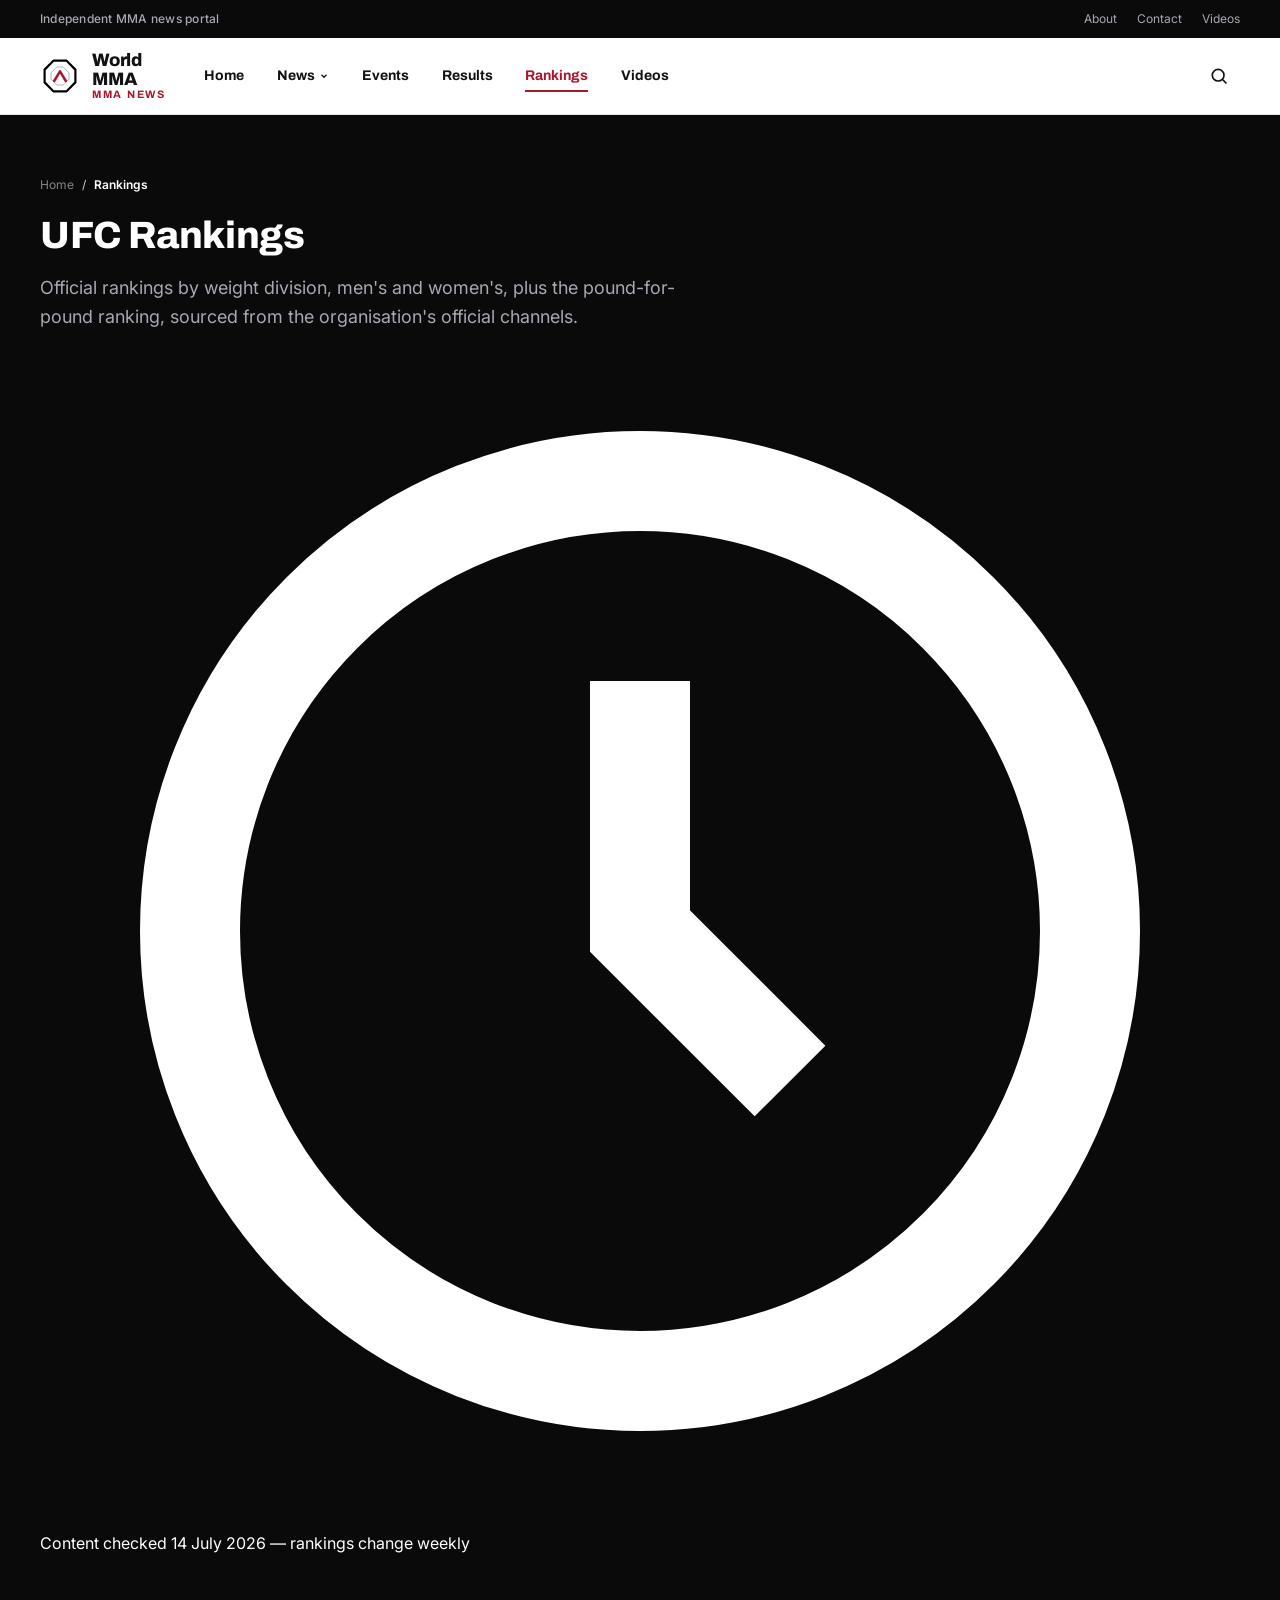
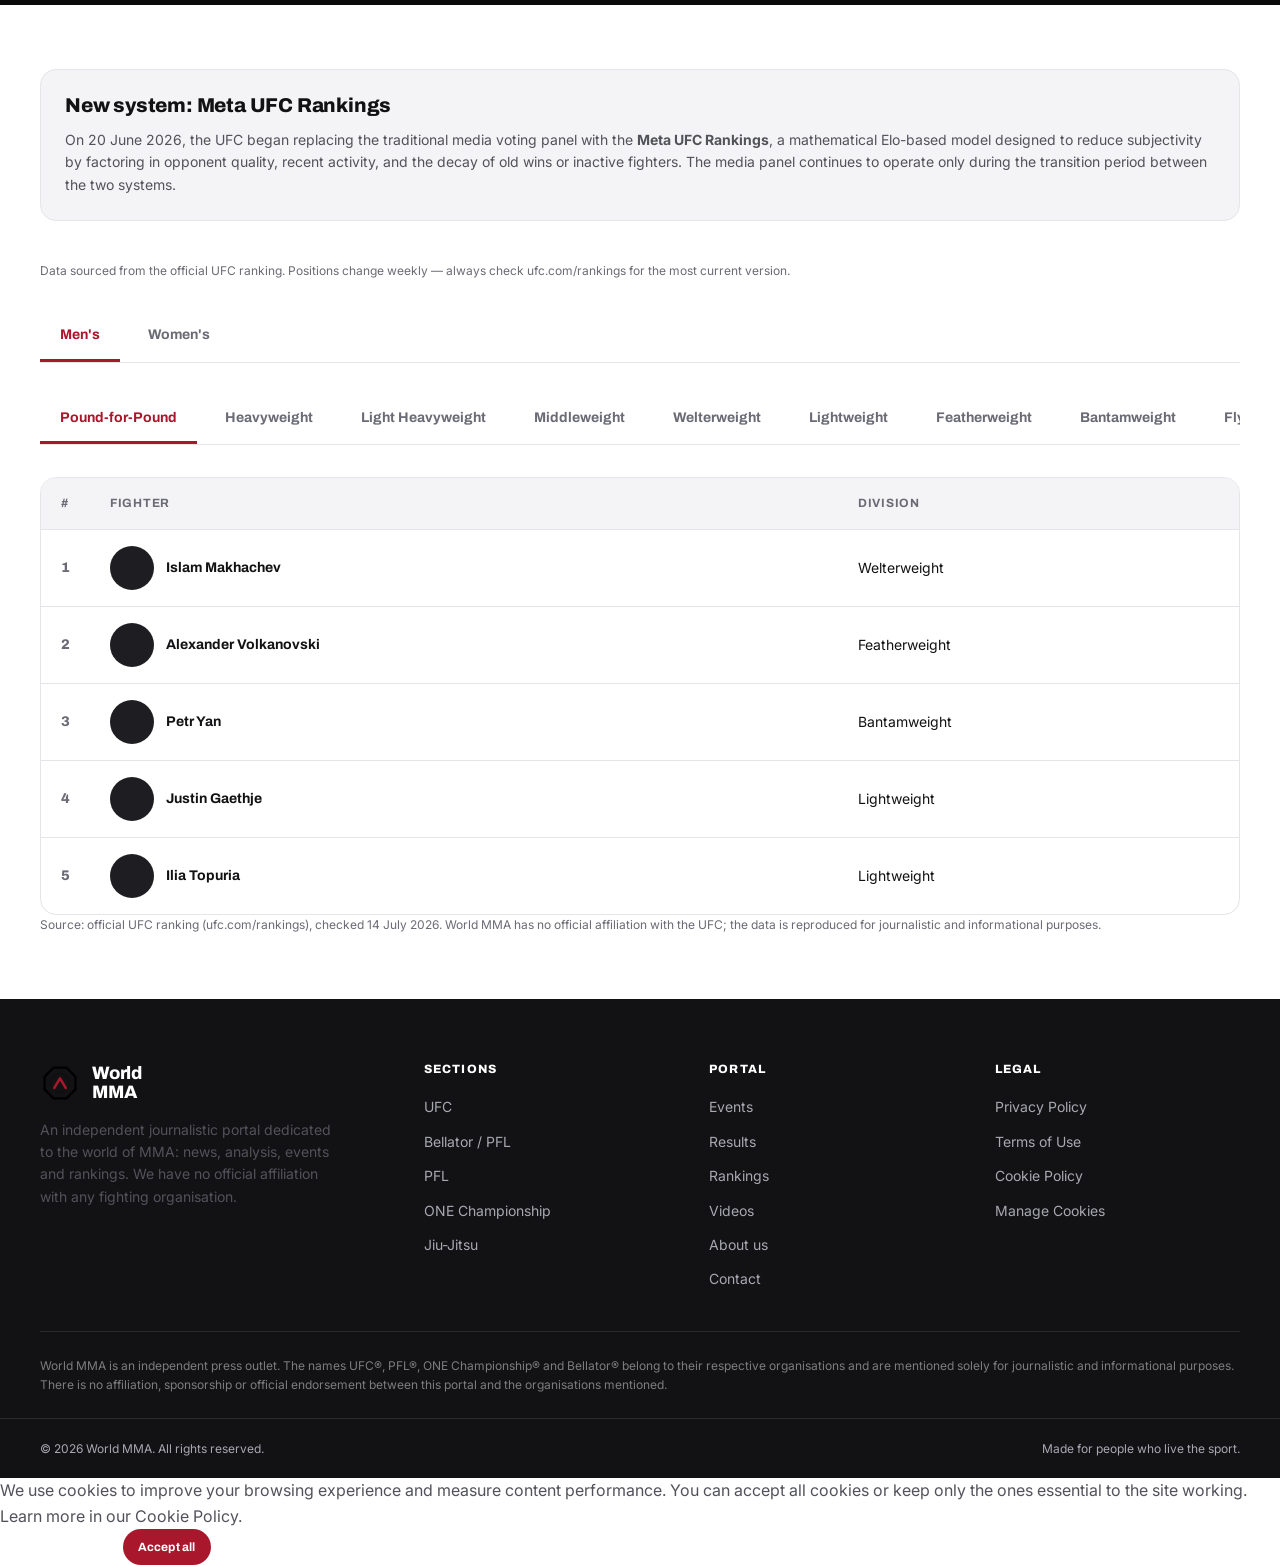
<file: pages/rankings.html>
<!DOCTYPE html>
<html lang="en-GB">
<head>
  <meta charset="UTF-8" />
  <meta name="viewport" content="width=device-width, initial-scale=1, viewport-fit=cover" />
  <title>UFC Rankings — Pound-for-Pound and All Divisions | World MMA</title>
  <meta name="description" content="Official UFC rankings by weight division, men's and women's, plus the pound-for-pound ranking, sourced from the organisation's official channels." />
  <link rel="canonical" href="https://mmaworld.github.io/pages/rankings.html" />
  <meta property="og:type" content="website" />
  <meta property="og:site_name" content="World MMA" />
  <meta property="og:title" content="UFC Rankings — Pound-for-Pound and All Divisions" />
  <meta property="og:description" content="Official rankings by weight division, men's and women's, sourced from official channels." />
  <meta property="og:url" content="https://mmaworld.github.io/pages/rankings.html" />
  <meta property="og:image" content="https://mmaworld.github.io/assets/images/hero-mma-cage.jpg" />
  <meta property="og:locale" content="en_GB" />
  <meta name="twitter:card" content="summary_large_image" />
  <meta name="robots" content="index, follow" />
  <meta name="theme-color" content="#0a0a0b" />
  <link rel="manifest" href="/manifest.json" />
  <link rel="icon" type="image/svg+xml" href="/assets/icons/favicon.svg" />
  <link rel="preconnect" href="https://fonts.googleapis.com" />
  <link rel="preconnect" href="https://fonts.gstatic.com" crossorigin />
  <link rel="stylesheet" href="https://fonts.googleapis.com/css2?family=Archivo:wght@700;800&family=Inter:wght@400;500;600;700&display=swap" media="print" onload="this.media='all'" />
  <noscript><link rel="stylesheet" href="https://fonts.googleapis.com/css2?family=Archivo:wght@700;800&family=Inter:wght@400;500;600;700&display=swap" /></noscript>
  <link rel="stylesheet" href="/assets/css/main.css" />
</head>
<body>
  <a href="#conteudo-principal" class="skip-link">Skip to content</a>
  <header>
    <div class="topbar">
      <div class="container topbar-inner">
        <span class="topbar-date">Independent MMA news portal</span>
        <nav class="topbar-links" aria-label="Institutional links">
          <a href="/pages/sobre.html">About</a>
          <a href="/pages/contato.html">Contact</a>
          <a href="/pages/videos.html">Videos</a>
        </nav>
      </div>
    </div>
    <div class="navbar">
      <div class="container navbar-inner">
        <a href="/" class="brand" aria-label="World MMA — homepage">
          <img src="/assets/icons/logo.svg" alt="" class="brand-logo" width="40" height="40" />
          <span class="brand-name">World<br />MMA<span>MMA News</span></span>
        </a>
        <nav id="nav-primary" class="nav-primary" aria-label="Main navigation">
          <div class="nav-item"><a href="/" class="nav-link">Home</a></div>
          <div class="nav-item">
            <button type="button" class="nav-link" aria-haspopup="true" aria-expanded="false">
              News
              <svg class="chev" viewBox="0 0 24 24" fill="none" stroke="currentColor" stroke-width="3"><path d="m6 9 6 6 6-6"/></svg>
            </button>
            <div class="mega-menu" role="menu">
              <span class="mega-menu-title">Organisations</span>
              <a href="/pages/categoria.html?cat=ufc" role="menuitem">UFC</a>
              <a href="/pages/categoria.html?cat=bellator" role="menuitem">Bellator / PFL</a>
              <a href="/pages/categoria.html?cat=pfl" role="menuitem">PFL</a>
              <a href="/pages/categoria.html?cat=one" role="menuitem">ONE Championship</a>
              <a href="/pages/categoria.html?cat=boxe" role="menuitem">Boxing</a>
              <a href="/pages/categoria.html?cat=jiujitsu" role="menuitem">Jiu-Jitsu</a>
              <a href="/pages/categoria.html?cat=entrevistas" role="menuitem">Interviews</a>
              <a href="/pages/categoria.html?cat=opiniao" role="menuitem">Opinion &amp; Analysis</a>
              <a href="/pages/categoria.html?cat=feminino" role="menuitem">Women's MMA</a>
            </div>
          </div>
          <div class="nav-item"><a href="/pages/eventos.html" class="nav-link">Events</a></div>
          <div class="nav-item"><a href="/pages/resultados.html" class="nav-link">Results</a></div>
          <div class="nav-item"><a href="/pages/rankings.html" class="nav-link" aria-current="page">Rankings</a></div>
          <div class="nav-item"><a href="/pages/videos.html" class="nav-link">Videos</a></div>
          <div class="nav-item hide-desktop"><a href="/pages/sobre.html" class="nav-link">About</a></div>
          <div class="nav-item hide-desktop"><a href="/pages/contato.html" class="nav-link">Contact</a></div>
        </nav>
        <div class="nav-actions">
          <button type="button" class="icon-btn" data-open-modal="searchModal" aria-label="Open search">
            <svg viewBox="0 0 24 24" fill="none" stroke="currentColor" stroke-width="2"><circle cx="11" cy="11" r="7"/><path d="m21 21-4.3-4.3"/></svg>
          </button>
          <button type="button" class="nav-toggle" aria-label="Open menu" aria-expanded="false" aria-controls="nav-primary">
            <span></span><span></span><span></span>
          </button>
        </div>
      </div>
    </div>
  </header>

  <main id="conteudo-principal">
    <div class="page-header">
      <div class="container">
        <nav class="breadcrumb" aria-label="Breadcrumb">
          <a href="/">Home</a><span class="sep">/</span><span aria-current="page">Rankings</span>
        </nav>
        <h1 class="page-header-title">UFC Rankings</h1>
        <p class="page-header-lead">Official rankings by weight division, men's and women's, plus the pound-for-pound ranking, sourced from the organisation's official channels.</p>
        <div class="verified-note">
          <svg viewBox="0 0 24 24" fill="none" stroke="currentColor" stroke-width="2"><circle cx="12" cy="12" r="9"/><path d="M12 7v5l3 3"/></svg>
          Content checked 14 July 2026 — rankings change weekly
        </div>
      </div>
    </div>

    <section class="section">
      <div class="container">
        <div class="rank-callout">
          <h2>New system: Meta UFC Rankings</h2>
          <p>On 20 June 2026, the UFC began replacing the traditional media voting panel with the <strong>Meta UFC Rankings</strong>, a mathematical Elo-based model designed to reduce subjectivity by factoring in opponent quality, recent activity, and the decay of old wins or inactive fighters. The media panel continues to operate only during the transition period between the two systems.</p>
        </div>

        <p class="rank-note">Data sourced from the official UFC ranking. Positions change weekly — always check <a href="https://www.ufc.com/rankings" target="_blank" rel="noopener">ufc.com/rankings</a> for the most current version.</p>

        <div class="tabs" role="tablist" aria-label="Gender" data-tabs data-tabs-panels="genderPanels">
          <button class="tab-btn" role="tab" aria-selected="true">Men's</button>
          <button class="tab-btn" role="tab" aria-selected="false">Women's</button>
        </div>

        <div id="genderPanels">
          <!-- =================== MEN'S =================== -->
          <div class="tab-panel">
            <div class="tabs" role="tablist" aria-label="Weight divisions — men's" data-tabs data-tabs-panels="malePanels">
              <button class="tab-btn" role="tab" aria-selected="true">Pound-for-Pound</button>
              <button class="tab-btn" role="tab" aria-selected="false">Heavyweight</button>
              <button class="tab-btn" role="tab" aria-selected="false">Light Heavyweight</button>
              <button class="tab-btn" role="tab" aria-selected="false">Middleweight</button>
              <button class="tab-btn" role="tab" aria-selected="false">Welterweight</button>
              <button class="tab-btn" role="tab" aria-selected="false">Lightweight</button>
              <button class="tab-btn" role="tab" aria-selected="false">Featherweight</button>
              <button class="tab-btn" role="tab" aria-selected="false">Bantamweight</button>
              <button class="tab-btn" role="tab" aria-selected="false">Flyweight</button>
            </div>

            <div id="malePanels" style="overflow-x:auto;">
              <div class="tab-panel">
                <table class="rank-table">
                  <thead><tr><th>#</th><th>Fighter</th><th>Division</th></tr></thead>
                  <tbody>
                    <tr><td class="rank-pos">1</td><td class="rank-fighter"><span class="rank-fighter-photo"></span><span class="rank-fighter-name">Islam Makhachev</span></td><td>Welterweight</td></tr>
                    <tr><td class="rank-pos">2</td><td class="rank-fighter"><span class="rank-fighter-photo"></span><span class="rank-fighter-name">Alexander Volkanovski</span></td><td>Featherweight</td></tr>
                    <tr><td class="rank-pos">3</td><td class="rank-fighter"><span class="rank-fighter-photo"></span><span class="rank-fighter-name">Petr Yan</span></td><td>Bantamweight</td></tr>
                    <tr><td class="rank-pos">4</td><td class="rank-fighter"><span class="rank-fighter-photo"></span><span class="rank-fighter-name">Justin Gaethje</span></td><td>Lightweight</td></tr>
                    <tr><td class="rank-pos">5</td><td class="rank-fighter"><span class="rank-fighter-photo"></span><span class="rank-fighter-name">Ilia Topuria</span></td><td>Lightweight</td></tr>
                  </tbody>
                </table>
              </div>
              <div class="tab-panel" hidden>
                <table class="rank-table">
                  <thead><tr><th>#</th><th>Fighter</th></tr></thead>
                  <tbody>
                    <tr class="champion"><td class="rank-pos">C</td><td class="rank-fighter"><span class="rank-fighter-photo"></span><span class="rank-fighter-name">Tom Aspinall<span class="champ-belt">Champion</span></span></td></tr>
                    <tr><td class="rank-pos">1</td><td class="rank-fighter"><span class="rank-fighter-photo"></span><span class="rank-fighter-name">Ciryl Gane</span></td></tr>
                    <tr><td class="rank-pos">2</td><td class="rank-fighter"><span class="rank-fighter-photo"></span><span class="rank-fighter-name">Alexander Volkov</span></td></tr>
                    <tr><td class="rank-pos">3</td><td class="rank-fighter"><span class="rank-fighter-photo"></span><span class="rank-fighter-name">Sergei Pavlovich</span></td></tr>
                    <tr><td class="rank-pos">4</td><td class="rank-fighter"><span class="rank-fighter-photo"></span><span class="rank-fighter-name">Josh Hokit</span></td></tr>
                    <tr><td class="rank-pos">5</td><td class="rank-fighter"><span class="rank-fighter-photo"></span><span class="rank-fighter-name">Waldo Cortes Acosta</span></td></tr>
                  </tbody>
                </table>
              </div>
              <div class="tab-panel" hidden>
                <table class="rank-table">
                  <thead><tr><th>#</th><th>Fighter</th></tr></thead>
                  <tbody>
                    <tr class="champion"><td class="rank-pos">C</td><td class="rank-fighter"><span class="rank-fighter-photo"></span><span class="rank-fighter-name">Carlos Ulberg<span class="champ-belt">Champion</span></span></td></tr>
                    <tr><td class="rank-pos">1</td><td class="rank-fighter"><span class="rank-fighter-photo"></span><span class="rank-fighter-name">Magomed Ankalaev</span></td></tr>
                    <tr><td class="rank-pos">2</td><td class="rank-fighter"><span class="rank-fighter-photo"></span><span class="rank-fighter-name">Jiří Procházka</span></td></tr>
                    <tr><td class="rank-pos">3</td><td class="rank-fighter"><span class="rank-fighter-photo"></span><span class="rank-fighter-name">Alex Pereira</span></td></tr>
                    <tr><td class="rank-pos">4</td><td class="rank-fighter"><span class="rank-fighter-photo"></span><span class="rank-fighter-name">Jan Blachowicz</span></td></tr>
                    <tr><td class="rank-pos">5</td><td class="rank-fighter"><span class="rank-fighter-photo"></span><span class="rank-fighter-name">Khalil Rountree Jr.</span></td></tr>
                  </tbody>
                </table>
              </div>
              <div class="tab-panel" hidden>
                <table class="rank-table">
                  <thead><tr><th>#</th><th>Fighter</th></tr></thead>
                  <tbody>
                    <tr class="champion"><td class="rank-pos">C</td><td class="rank-fighter"><span class="rank-fighter-photo"></span><span class="rank-fighter-name">Sean Strickland<span class="champ-belt">Champion</span></span></td></tr>
                    <tr><td class="rank-pos">1</td><td class="rank-fighter"><span class="rank-fighter-photo"></span><span class="rank-fighter-name">Khamzat Chimaev</span></td></tr>
                    <tr><td class="rank-pos">2</td><td class="rank-fighter"><span class="rank-fighter-photo"></span><span class="rank-fighter-name">Dricus Du Plessis</span></td></tr>
                    <tr><td class="rank-pos">3</td><td class="rank-fighter"><span class="rank-fighter-photo"></span><span class="rank-fighter-name">Nassourdine Imavov</span></td></tr>
                    <tr><td class="rank-pos">4</td><td class="rank-fighter"><span class="rank-fighter-photo"></span><span class="rank-fighter-name">Brendan Allen</span></td></tr>
                    <tr><td class="rank-pos">5</td><td class="rank-fighter"><span class="rank-fighter-photo"></span><span class="rank-fighter-name">Caio Borralho</span></td></tr>
                  </tbody>
                </table>
              </div>
              <div class="tab-panel" hidden>
                <table class="rank-table">
                  <thead><tr><th>#</th><th>Fighter</th></tr></thead>
                  <tbody>
                    <tr class="champion"><td class="rank-pos">C</td><td class="rank-fighter"><span class="rank-fighter-photo"></span><span class="rank-fighter-name">Islam Makhachev<span class="champ-belt">Champion</span></span></td></tr>
                    <tr><td class="rank-pos">1</td><td class="rank-fighter"><span class="rank-fighter-photo"></span><span class="rank-fighter-name">Ian Machado Garry</span></td></tr>
                    <tr><td class="rank-pos">2</td><td class="rank-fighter"><span class="rank-fighter-photo"></span><span class="rank-fighter-name">Carlos Prates</span></td></tr>
                    <tr><td class="rank-pos">3</td><td class="rank-fighter"><span class="rank-fighter-photo"></span><span class="rank-fighter-name">Michael Morales</span></td></tr>
                    <tr><td class="rank-pos">4</td><td class="rank-fighter"><span class="rank-fighter-photo"></span><span class="rank-fighter-name">Jack Della Maddalena</span></td></tr>
                    <tr><td class="rank-pos">5</td><td class="rank-fighter"><span class="rank-fighter-photo"></span><span class="rank-fighter-name">Gabriel Bonfim</span></td></tr>
                  </tbody>
                </table>
              </div>
              <div class="tab-panel" hidden>
                <table class="rank-table">
                  <thead><tr><th>#</th><th>Fighter</th></tr></thead>
                  <tbody>
                    <tr class="champion"><td class="rank-pos">C</td><td class="rank-fighter"><span class="rank-fighter-photo"></span><span class="rank-fighter-name">Justin Gaethje<span class="champ-belt">Champion</span></span></td></tr>
                    <tr><td class="rank-pos">1</td><td class="rank-fighter"><span class="rank-fighter-photo"></span><span class="rank-fighter-name">Ilia Topuria</span></td></tr>
                    <tr><td class="rank-pos">2</td><td class="rank-fighter"><span class="rank-fighter-photo"></span><span class="rank-fighter-name">Arman Tsarukyan</span></td></tr>
                    <tr><td class="rank-pos">3</td><td class="rank-fighter"><span class="rank-fighter-photo"></span><span class="rank-fighter-name">Charles Oliveira</span></td></tr>
                    <tr><td class="rank-pos">4</td><td class="rank-fighter"><span class="rank-fighter-photo"></span><span class="rank-fighter-name">Max Holloway</span></td></tr>
                    <tr><td class="rank-pos">5</td><td class="rank-fighter"><span class="rank-fighter-photo"></span><span class="rank-fighter-name">Paddy Pimblett</span></td></tr>
                  </tbody>
                </table>
              </div>
              <div class="tab-panel" hidden>
                <table class="rank-table">
                  <thead><tr><th>#</th><th>Fighter</th></tr></thead>
                  <tbody>
                    <tr class="champion"><td class="rank-pos">C</td><td class="rank-fighter"><span class="rank-fighter-photo"></span><span class="rank-fighter-name">Alexander Volkanovski<span class="champ-belt">Champion</span></span></td></tr>
                    <tr><td class="rank-pos">1</td><td class="rank-fighter"><span class="rank-fighter-photo"></span><span class="rank-fighter-name">Movsar Evloev</span></td></tr>
                    <tr><td class="rank-pos">2</td><td class="rank-fighter"><span class="rank-fighter-photo"></span><span class="rank-fighter-name">Diego Lopes</span></td></tr>
                    <tr><td class="rank-pos">3</td><td class="rank-fighter"><span class="rank-fighter-photo"></span><span class="rank-fighter-name">Lerone Murphy</span></td></tr>
                    <tr><td class="rank-pos">4</td><td class="rank-fighter"><span class="rank-fighter-photo"></span><span class="rank-fighter-name">Aljamain Sterling</span></td></tr>
                    <tr><td class="rank-pos">5</td><td class="rank-fighter"><span class="rank-fighter-photo"></span><span class="rank-fighter-name">Yair Rodriguez</span></td></tr>
                  </tbody>
                </table>
              </div>
              <div class="tab-panel" hidden>
                <table class="rank-table">
                  <thead><tr><th>#</th><th>Fighter</th></tr></thead>
                  <tbody>
                    <tr class="champion"><td class="rank-pos">C</td><td class="rank-fighter"><span class="rank-fighter-photo"></span><span class="rank-fighter-name">Petr Yan<span class="champ-belt">Champion</span></span></td></tr>
                    <tr><td class="rank-pos">1</td><td class="rank-fighter"><span class="rank-fighter-photo"></span><span class="rank-fighter-name">Merab Dvalishvili</span></td></tr>
                    <tr><td class="rank-pos">2</td><td class="rank-fighter"><span class="rank-fighter-photo"></span><span class="rank-fighter-name">Sean O'Malley</span></td></tr>
                    <tr><td class="rank-pos">3</td><td class="rank-fighter"><span class="rank-fighter-photo"></span><span class="rank-fighter-name">Umar Nurmagomedov</span></td></tr>
                    <tr><td class="rank-pos">4</td><td class="rank-fighter"><span class="rank-fighter-photo"></span><span class="rank-fighter-name">Mario Bautista</span></td></tr>
                    <tr><td class="rank-pos">5</td><td class="rank-fighter"><span class="rank-fighter-photo"></span><span class="rank-fighter-name">Cory Sandhagen</span></td></tr>
                  </tbody>
                </table>
              </div>
              <div class="tab-panel" hidden>
                <table class="rank-table">
                  <thead><tr><th>#</th><th>Fighter</th></tr></thead>
                  <tbody>
                    <tr class="champion"><td class="rank-pos">C</td><td class="rank-fighter"><span class="rank-fighter-photo"></span><span class="rank-fighter-name">Joshua Van<span class="champ-belt">Champion</span></span></td></tr>
                    <tr><td class="rank-pos">1</td><td class="rank-fighter"><span class="rank-fighter-photo"></span><span class="rank-fighter-name">Alexandre Pantoja</span></td></tr>
                    <tr><td class="rank-pos">2</td><td class="rank-fighter"><span class="rank-fighter-photo"></span><span class="rank-fighter-name">Manel Kape</span></td></tr>
                    <tr><td class="rank-pos">3</td><td class="rank-fighter"><span class="rank-fighter-photo"></span><span class="rank-fighter-name">Brandon Royval</span></td></tr>
                    <tr><td class="rank-pos">4</td><td class="rank-fighter"><span class="rank-fighter-photo"></span><span class="rank-fighter-name">Tatsuro Taira</span></td></tr>
                    <tr><td class="rank-pos">5</td><td class="rank-fighter"><span class="rank-fighter-photo"></span><span class="rank-fighter-name">Kyoji Horiguchi</span></td></tr>
                  </tbody>
                </table>
              </div>
            </div>
          </div>

          <!-- =================== WOMEN'S =================== -->
          <div class="tab-panel" hidden>
            <div class="tabs" role="tablist" aria-label="Weight divisions — women's" data-tabs data-tabs-panels="femalePanels">
              <button class="tab-btn" role="tab" aria-selected="true">Pound-for-Pound</button>
              <button class="tab-btn" role="tab" aria-selected="false">Strawweight</button>
              <button class="tab-btn" role="tab" aria-selected="false">Flyweight</button>
              <button class="tab-btn" role="tab" aria-selected="false">Bantamweight</button>
            </div>

            <div id="femalePanels" style="overflow-x:auto;">
              <div class="tab-panel">
                <table class="rank-table">
                  <thead><tr><th>#</th><th>Fighter</th><th>Division</th></tr></thead>
                  <tbody>
                    <tr><td class="rank-pos">1</td><td class="rank-fighter"><span class="rank-fighter-photo"></span><span class="rank-fighter-name">Valentina Shevchenko</span></td><td>Flyweight</td></tr>
                    <tr><td class="rank-pos">2</td><td class="rank-fighter"><span class="rank-fighter-photo"></span><span class="rank-fighter-name">Kayla Harrison</span></td><td>Bantamweight</td></tr>
                    <tr><td class="rank-pos">3</td><td class="rank-fighter"><span class="rank-fighter-photo"></span><span class="rank-fighter-name">Zhang Weili</span></td><td>Strawweight</td></tr>
                    <tr><td class="rank-pos">4</td><td class="rank-fighter"><span class="rank-fighter-photo"></span><span class="rank-fighter-name">Natália Silva</span></td><td>Flyweight</td></tr>
                    <tr><td class="rank-pos">5</td><td class="rank-fighter"><span class="rank-fighter-photo"></span><span class="rank-fighter-name">Manon Fiorot</span></td><td>Flyweight</td></tr>
                  </tbody>
                </table>
              </div>
              <div class="tab-panel" hidden>
                <table class="rank-table">
                  <thead><tr><th>#</th><th>Fighter</th></tr></thead>
                  <tbody>
                    <tr class="champion"><td class="rank-pos">C</td><td class="rank-fighter"><span class="rank-fighter-photo"></span><span class="rank-fighter-name">Mackenzie Dern<span class="champ-belt">Champion</span></span></td></tr>
                    <tr><td class="rank-pos">1</td><td class="rank-fighter"><span class="rank-fighter-photo"></span><span class="rank-fighter-name">Zhang Weili</span></td></tr>
                    <tr><td class="rank-pos">2</td><td class="rank-fighter"><span class="rank-fighter-photo"></span><span class="rank-fighter-name">Tatiana Suarez</span></td></tr>
                    <tr><td class="rank-pos">3</td><td class="rank-fighter"><span class="rank-fighter-photo"></span><span class="rank-fighter-name">Virna Jandiroba</span></td></tr>
                    <tr><td class="rank-pos">4</td><td class="rank-fighter"><span class="rank-fighter-photo"></span><span class="rank-fighter-name">Yan Xiaonan</span></td></tr>
                    <tr><td class="rank-pos">5</td><td class="rank-fighter"><span class="rank-fighter-photo"></span><span class="rank-fighter-name">Gillian Robertson</span></td></tr>
                  </tbody>
                </table>
              </div>
              <div class="tab-panel" hidden>
                <table class="rank-table">
                  <thead><tr><th>#</th><th>Fighter</th></tr></thead>
                  <tbody>
                    <tr class="champion"><td class="rank-pos">C</td><td class="rank-fighter"><span class="rank-fighter-photo"></span><span class="rank-fighter-name">Valentina Shevchenko<span class="champ-belt">Champion</span></span></td></tr>
                    <tr><td class="rank-pos">1</td><td class="rank-fighter"><span class="rank-fighter-photo"></span><span class="rank-fighter-name">Natália Silva</span></td></tr>
                    <tr><td class="rank-pos">2</td><td class="rank-fighter"><span class="rank-fighter-photo"></span><span class="rank-fighter-name">Manon Fiorot</span></td></tr>
                    <tr><td class="rank-pos">3</td><td class="rank-fighter"><span class="rank-fighter-photo"></span><span class="rank-fighter-name">Alexa Grasso</span></td></tr>
                    <tr><td class="rank-pos">4</td><td class="rank-fighter"><span class="rank-fighter-photo"></span><span class="rank-fighter-name">Erin Blanchfield</span></td></tr>
                    <tr><td class="rank-pos">5</td><td class="rank-fighter"><span class="rank-fighter-photo"></span><span class="rank-fighter-name">Rose Namajunas</span></td></tr>
                  </tbody>
                </table>
              </div>
              <div class="tab-panel" hidden>
                <table class="rank-table">
                  <thead><tr><th>#</th><th>Fighter</th></tr></thead>
                  <tbody>
                    <tr class="champion"><td class="rank-pos">C</td><td class="rank-fighter"><span class="rank-fighter-photo"></span><span class="rank-fighter-name">Kayla Harrison<span class="champ-belt">Champion</span></span></td></tr>
                    <tr><td class="rank-pos">1</td><td class="rank-fighter"><span class="rank-fighter-photo"></span><span class="rank-fighter-name">Julianna Peña</span></td></tr>
                    <tr><td class="rank-pos">2</td><td class="rank-fighter"><span class="rank-fighter-photo"></span><span class="rank-fighter-name">Raquel Pennington</span></td></tr>
                    <tr><td class="rank-pos">3</td><td class="rank-fighter"><span class="rank-fighter-photo"></span><span class="rank-fighter-name">Joselyne Edwards</span></td></tr>
                    <tr><td class="rank-pos">4</td><td class="rank-fighter"><span class="rank-fighter-photo"></span><span class="rank-fighter-name">Norma Dumont</span></td></tr>
                    <tr><td class="rank-pos">5</td><td class="rank-fighter"><span class="rank-fighter-photo"></span><span class="rank-fighter-name">Ailin Perez</span></td></tr>
                  </tbody>
                </table>
              </div>
            </div>
          </div>
        </div>

        <p class="rank-source">Source: official UFC ranking (ufc.com/rankings), checked 14 July 2026. World MMA has no official affiliation with the UFC; the data is reproduced for journalistic and informational purposes.</p>
      </div>
    </section>
  </main>

  <footer class="site-footer">
    <div class="container footer-top">
      <div class="footer-brand">
        <a href="/" class="brand" aria-label="World MMA — homepage">
          <img src="/assets/icons/logo.svg" alt="" class="brand-logo" width="40" height="40" />
          <span class="brand-name">World<br />MMA</span>
        </a>
        <p class="footer-about">An independent journalistic portal dedicated to the world of MMA: news, analysis, events and rankings. We have no official affiliation with any fighting organisation.</p>
      </div>
      <nav aria-label="Sections">
        <h2 class="footer-heading">Sections</h2>
        <div class="footer-links">
          <a href="/pages/categoria.html?cat=ufc">UFC</a>
          <a href="/pages/categoria.html?cat=bellator">Bellator / PFL</a>
          <a href="/pages/categoria.html?cat=pfl">PFL</a>
          <a href="/pages/categoria.html?cat=one">ONE Championship</a>
          <a href="/pages/categoria.html?cat=jiujitsu">Jiu-Jitsu</a>
        </div>
      </nav>
      <nav aria-label="Portal">
        <h2 class="footer-heading">Portal</h2>
        <div class="footer-links">
          <a href="/pages/eventos.html">Events</a>
          <a href="/pages/resultados.html">Results</a>
          <a href="/pages/rankings.html">Rankings</a>
          <a href="/pages/videos.html">Videos</a>
          <a href="/pages/sobre.html">About us</a>
          <a href="/pages/contato.html">Contact</a>
        </div>
      </nav>
      <nav aria-label="Legal">
        <h2 class="footer-heading">Legal</h2>
        <div class="footer-links">
          <a href="/pages/politica-de-privacidade.html">Privacy Policy</a>
          <a href="/pages/termos-de-uso.html">Terms of Use</a>
          <a href="/pages/politica-de-cookies.html">Cookie Policy</a>
          <a href="#" data-cookie-manage>Manage Cookies</a>
        </div>
      </nav>
    </div>
    <div class="container">
      <p class="footer-disclaimer">World MMA is an independent press outlet. The names UFC®, PFL®, ONE Championship® and Bellator® belong to their respective organisations and are mentioned solely for journalistic and informational purposes. There is no affiliation, sponsorship or official endorsement between this portal and the organisations mentioned.</p>
    </div>
    <div class="container footer-bottom">
      <span>© <span data-current-year>2026</span> World MMA. All rights reserved.</span>
      <span>Made for people who live the sport.</span>
    </div>
  </footer>

  <div class="overlay"></div>
  <div class="modal search-modal" id="searchModal" role="dialog" aria-modal="true" aria-labelledby="searchModalTitle" tabindex="-1">
    <div class="modal-header">
      <h2 class="modal-title" id="searchModalTitle">Search the portal</h2>
      <button type="button" class="modal-close" data-close-modal aria-label="Close search">
        <svg width="20" height="20" viewBox="0 0 24 24" fill="none" stroke="currentColor" stroke-width="2"><path d="M18 6 6 18M6 6l12 12"/></svg>
      </button>
    </div>
    <div class="modal-body">
      <div class="search-input-wrap">
        <svg width="20" height="20" viewBox="0 0 24 24" fill="none" stroke="currentColor" stroke-width="2"><circle cx="11" cy="11" r="7"/><path d="m21 21-4.3-4.3"/></svg>
        <input type="search" placeholder="Type a fighter, organisation or event..." aria-label="Search field" autofocus />
      </div>
      <div class="search-suggestions">
        <span class="search-suggestion-label">Popular searches</span>
        <a href="/pages/categoria.html?cat=ufc">UFC news</a>
        <a href="/pages/rankings.html">Pound-for-pound ranking</a>
        <a href="/pages/eventos.html">Upcoming events</a>
        <a href="/pages/categoria.html?cat=feminino">Women's MMA</a>
      </div>
    </div>
  </div>
  <div class="toast-region" aria-live="polite" aria-atomic="true"></div>
  <button type="button" class="back-to-top" aria-label="Back to top">
    <svg width="18" height="18" viewBox="0 0 24 24" fill="none" stroke="currentColor" stroke-width="2.5"><path d="M12 19V5M5 12l7-7 7 7"/></svg>
  </button>
  <div class="cookie-banner" id="cookieBanner" role="dialog" aria-live="polite" aria-label="Cookie consent" hidden>
    <div class="cookie-banner-inner">
      <p class="cookie-banner-text">We use cookies to improve your browsing experience and measure content performance. You can accept all cookies or keep only the ones essential to the site working. Learn more in our <a href="/pages/politica-de-cookies.html">Cookie Policy</a>.</p>
      <div class="cookie-banner-actions">
        <button type="button" class="btn btn-ghost btn-sm" data-cookie-reject>Essentials only</button>
        <button type="button" class="btn btn-accent btn-sm" data-cookie-accept>Accept all</button>
      </div>
    </div>
  </div>

  <script src="/assets/js/main.js" defer></script>
</body>
</html>
</file>
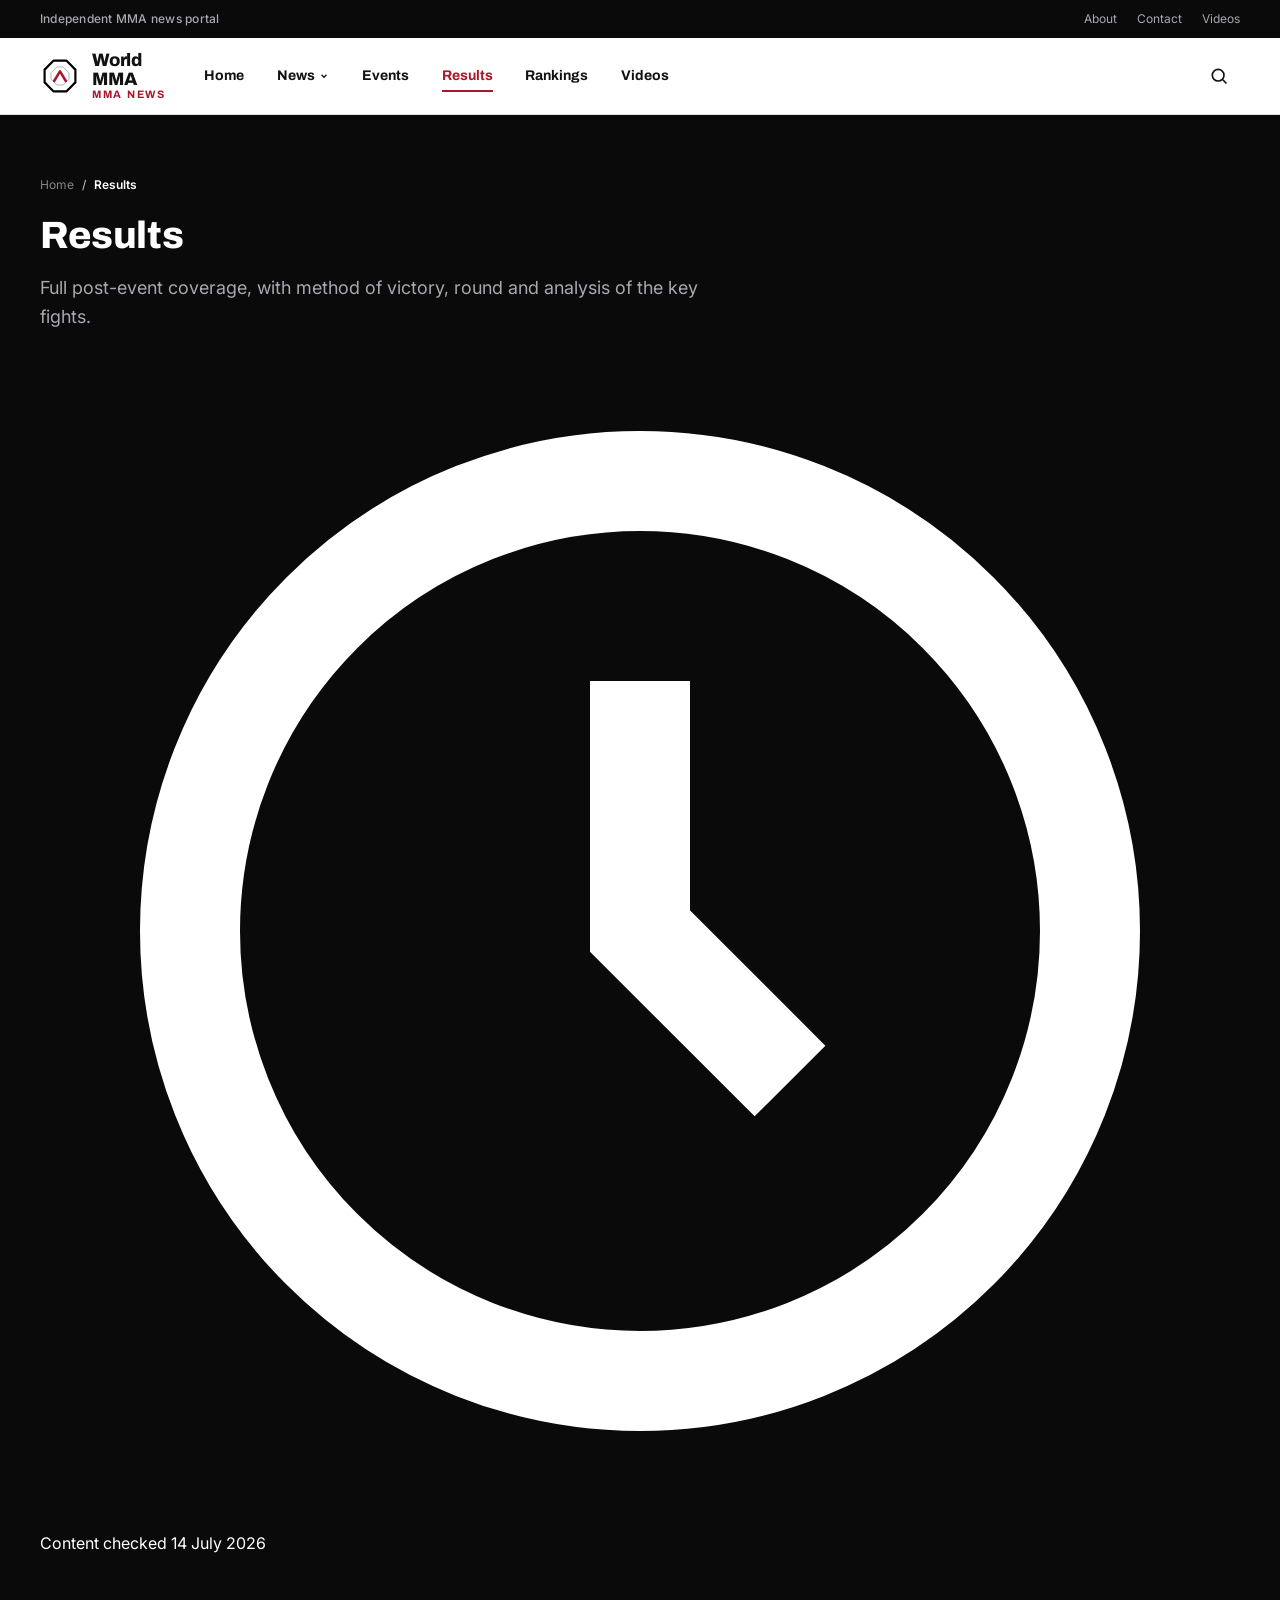
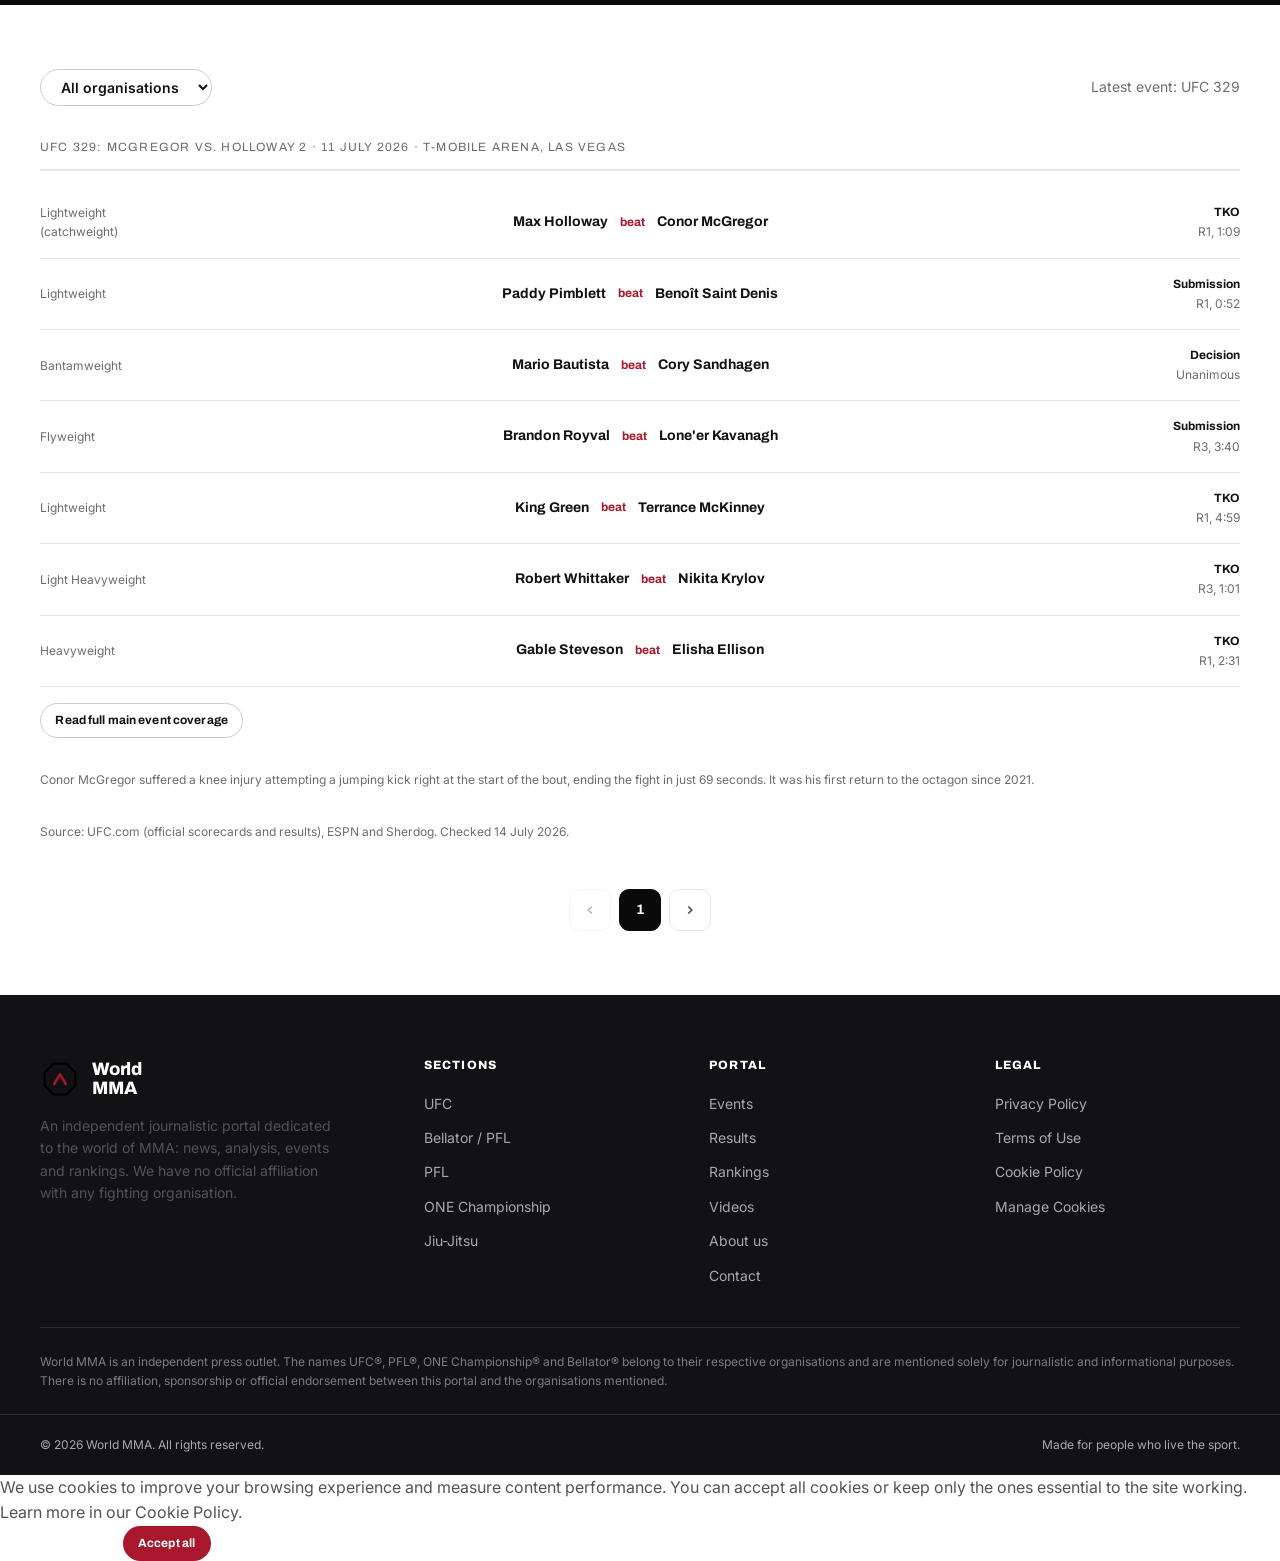
<file: pages/resultados.html>
<!DOCTYPE html>
<html lang="en-GB">
<head>
  <meta charset="UTF-8" />
  <meta name="viewport" content="width=device-width, initial-scale=1, viewport-fit=cover" />
  <title>UFC 329 Results: McGregor vs. Holloway 2 | World MMA</title>
  <meta name="description" content="Full UFC 329 results: Max Holloway defeated Conor McGregor by technical knockout in the main event. Check every result from the card." />
  <link rel="canonical" href="https://mmaworld.github.io/pages/resultados.html" />
  <meta property="og:type" content="website" />
  <meta property="og:site_name" content="World MMA" />
  <meta property="og:title" content="UFC 329 Results: McGregor vs. Holloway 2" />
  <meta property="og:description" content="Max Holloway defeated Conor McGregor by technical knockout in the UFC 329 main event. See every result." />
  <meta property="og:url" content="https://mmaworld.github.io/pages/resultados.html" />
  <meta property="og:image" content="https://mmaworld.github.io/assets/images/hero-mma-cage.jpg" />
  <meta property="og:locale" content="en_GB" />
  <meta name="twitter:card" content="summary_large_image" />
  <meta name="robots" content="index, follow" />
  <meta name="theme-color" content="#0a0a0b" />
  <link rel="manifest" href="/manifest.json" />
  <link rel="icon" type="image/svg+xml" href="/assets/icons/favicon.svg" />
  <link rel="preconnect" href="https://fonts.googleapis.com" />
  <link rel="preconnect" href="https://fonts.gstatic.com" crossorigin />
  <link rel="stylesheet" href="https://fonts.googleapis.com/css2?family=Archivo:wght@700;800&family=Inter:wght@400;500;600;700&display=swap" media="print" onload="this.media='all'" />
  <noscript><link rel="stylesheet" href="https://fonts.googleapis.com/css2?family=Archivo:wght@700;800&family=Inter:wght@400;500;600;700&display=swap" /></noscript>
  <link rel="stylesheet" href="/assets/css/main.css" />
</head>
<body>
  <a href="#conteudo-principal" class="skip-link">Skip to content</a>
  <header>
    <div class="topbar">
      <div class="container topbar-inner">
        <span class="topbar-date">Independent MMA news portal</span>
        <nav class="topbar-links" aria-label="Institutional links">
          <a href="/pages/sobre.html">About</a>
          <a href="/pages/contato.html">Contact</a>
          <a href="/pages/videos.html">Videos</a>
        </nav>
      </div>
    </div>
    <div class="navbar">
      <div class="container navbar-inner">
        <a href="/" class="brand" aria-label="World MMA — homepage">
          <img src="/assets/icons/logo.svg" alt="" class="brand-logo" width="40" height="40" />
          <span class="brand-name">World<br />MMA<span>MMA News</span></span>
        </a>
        <nav id="nav-primary" class="nav-primary" aria-label="Main navigation">
          <div class="nav-item"><a href="/" class="nav-link">Home</a></div>
          <div class="nav-item">
            <button type="button" class="nav-link" aria-haspopup="true" aria-expanded="false">
              News
              <svg class="chev" viewBox="0 0 24 24" fill="none" stroke="currentColor" stroke-width="3"><path d="m6 9 6 6 6-6"/></svg>
            </button>
            <div class="mega-menu" role="menu">
              <span class="mega-menu-title">Organisations</span>
              <a href="/pages/categoria.html?cat=ufc" role="menuitem">UFC</a>
              <a href="/pages/categoria.html?cat=bellator" role="menuitem">Bellator / PFL</a>
              <a href="/pages/categoria.html?cat=pfl" role="menuitem">PFL</a>
              <a href="/pages/categoria.html?cat=one" role="menuitem">ONE Championship</a>
              <a href="/pages/categoria.html?cat=boxe" role="menuitem">Boxing</a>
              <a href="/pages/categoria.html?cat=jiujitsu" role="menuitem">Jiu-Jitsu</a>
              <a href="/pages/categoria.html?cat=entrevistas" role="menuitem">Interviews</a>
              <a href="/pages/categoria.html?cat=opiniao" role="menuitem">Opinion &amp; Analysis</a>
              <a href="/pages/categoria.html?cat=feminino" role="menuitem">Women's MMA</a>
            </div>
          </div>
          <div class="nav-item"><a href="/pages/eventos.html" class="nav-link">Events</a></div>
          <div class="nav-item"><a href="/pages/resultados.html" class="nav-link" aria-current="page">Results</a></div>
          <div class="nav-item"><a href="/pages/rankings.html" class="nav-link">Rankings</a></div>
          <div class="nav-item"><a href="/pages/videos.html" class="nav-link">Videos</a></div>
          <div class="nav-item hide-desktop"><a href="/pages/sobre.html" class="nav-link">About</a></div>
          <div class="nav-item hide-desktop"><a href="/pages/contato.html" class="nav-link">Contact</a></div>
        </nav>
        <div class="nav-actions">
          <button type="button" class="icon-btn" data-open-modal="searchModal" aria-label="Open search">
            <svg viewBox="0 0 24 24" fill="none" stroke="currentColor" stroke-width="2"><circle cx="11" cy="11" r="7"/><path d="m21 21-4.3-4.3"/></svg>
          </button>
          <button type="button" class="nav-toggle" aria-label="Open menu" aria-expanded="false" aria-controls="nav-primary">
            <span></span><span></span><span></span>
          </button>
        </div>
      </div>
    </div>
  </header>

  <main id="conteudo-principal">
    <div class="page-header">
      <div class="container">
        <nav class="breadcrumb" aria-label="Breadcrumb">
          <a href="/">Home</a><span class="sep">/</span><span aria-current="page">Results</span>
        </nav>
        <h1 class="page-header-title">Results</h1>
        <p class="page-header-lead">Full post-event coverage, with method of victory, round and analysis of the key fights.</p>
        <div class="verified-note">
          <svg viewBox="0 0 24 24" fill="none" stroke="currentColor" stroke-width="2"><circle cx="12" cy="12" r="9"/><path d="M12 7v5l3 3"/></svg>
          Content checked 14 July 2026
        </div>
      </div>
    </div>

    <section class="section">
      <div class="container">
        <div class="filter-bar">
          <label for="orgFilterR" class="sr-only">Filter by organisation</label>
          <select id="orgFilterR">
            <option>All organisations</option>
            <option>UFC</option>
          </select>
          <span class="filter-count">Latest event: UFC 329</span>
        </div>

        <div class="card-slate" style="margin-top:0;">
          <div class="card-slate-title">UFC 329: McGregor vs. Holloway 2 · 11 July 2026 · T-Mobile Arena, Las Vegas</div>
          <div class="fight-row">
            <span class="fight-weight">Lightweight (catchweight)</span>
            <span class="fight-fighters">Max Holloway <span class="vs">beat</span> Conor McGregor</span>
            <span class="fight-result"><strong>TKO</strong>R1, 1:09</span>
          </div>
          <div class="fight-row">
            <span class="fight-weight">Lightweight</span>
            <span class="fight-fighters">Paddy Pimblett <span class="vs">beat</span> Benoît Saint Denis</span>
            <span class="fight-result"><strong>Submission</strong>R1, 0:52</span>
          </div>
          <div class="fight-row">
            <span class="fight-weight">Bantamweight</span>
            <span class="fight-fighters">Mario Bautista <span class="vs">beat</span> Cory Sandhagen</span>
            <span class="fight-result"><strong>Decision</strong>Unanimous</span>
          </div>
          <div class="fight-row">
            <span class="fight-weight">Flyweight</span>
            <span class="fight-fighters">Brandon Royval <span class="vs">beat</span> Lone'er Kavanagh</span>
            <span class="fight-result"><strong>Submission</strong>R3, 3:40</span>
          </div>
          <div class="fight-row">
            <span class="fight-weight">Lightweight</span>
            <span class="fight-fighters">King Green <span class="vs">beat</span> Terrance McKinney</span>
            <span class="fight-result"><strong>TKO</strong>R1, 4:59</span>
          </div>
          <div class="fight-row">
            <span class="fight-weight">Light Heavyweight</span>
            <span class="fight-fighters">Robert Whittaker <span class="vs">beat</span> Nikita Krylov</span>
            <span class="fight-result"><strong>TKO</strong>R3, 1:01</span>
          </div>
          <div class="fight-row">
            <span class="fight-weight">Heavyweight</span>
            <span class="fight-fighters">Gable Steveson <span class="vs">beat</span> Elisha Ellison</span>
            <span class="fight-result"><strong>TKO</strong>R1, 2:31</span>
          </div>
          <div class="event-cta" style="padding:var(--space-4) 0 0;">
            <a href="/pages/noticia.html" class="btn btn-outline btn-sm">Read full main event coverage</a>
          </div>
        </div>

        <p class="rank-note" style="margin-top:var(--space-8);">Conor McGregor suffered a knee injury attempting a jumping kick right at the start of the bout, ending the fight in just 69 seconds. It was his first return to the octagon since 2021.</p>

        <p class="rank-source" style="margin-top:var(--space-6);">Source: UFC.com (official scorecards and results), ESPN and Sherdog. Checked 14 July 2026.</p>

        <nav class="pagination" aria-label="Results pagination">
          <button class="page-btn" disabled aria-label="Previous page">
            <svg width="14" height="14" viewBox="0 0 24 24" fill="none" stroke="currentColor" stroke-width="3"><path d="M15 6l-6 6 6 6"/></svg>
          </button>
          <button class="page-btn" aria-current="page">1</button>
          <a class="page-btn" href="#" aria-label="Next page">
            <svg width="14" height="14" viewBox="0 0 24 24" fill="none" stroke="currentColor" stroke-width="3"><path d="M9 6l6 6-6 6"/></svg>
          </a>
        </nav>
      </div>
    </section>
  </main>

  <footer class="site-footer">
    <div class="container footer-top">
      <div class="footer-brand">
        <a href="/" class="brand" aria-label="World MMA — homepage">
          <img src="/assets/icons/logo.svg" alt="" class="brand-logo" width="40" height="40" />
          <span class="brand-name">World<br />MMA</span>
        </a>
        <p class="footer-about">An independent journalistic portal dedicated to the world of MMA: news, analysis, events and rankings. We have no official affiliation with any fighting organisation.</p>
      </div>
      <nav aria-label="Sections">
        <h2 class="footer-heading">Sections</h2>
        <div class="footer-links">
          <a href="/pages/categoria.html?cat=ufc">UFC</a>
          <a href="/pages/categoria.html?cat=bellator">Bellator / PFL</a>
          <a href="/pages/categoria.html?cat=pfl">PFL</a>
          <a href="/pages/categoria.html?cat=one">ONE Championship</a>
          <a href="/pages/categoria.html?cat=jiujitsu">Jiu-Jitsu</a>
        </div>
      </nav>
      <nav aria-label="Portal">
        <h2 class="footer-heading">Portal</h2>
        <div class="footer-links">
          <a href="/pages/eventos.html">Events</a>
          <a href="/pages/resultados.html">Results</a>
          <a href="/pages/rankings.html">Rankings</a>
          <a href="/pages/videos.html">Videos</a>
          <a href="/pages/sobre.html">About us</a>
          <a href="/pages/contato.html">Contact</a>
        </div>
      </nav>
      <nav aria-label="Legal">
        <h2 class="footer-heading">Legal</h2>
        <div class="footer-links">
          <a href="/pages/politica-de-privacidade.html">Privacy Policy</a>
          <a href="/pages/termos-de-uso.html">Terms of Use</a>
          <a href="/pages/politica-de-cookies.html">Cookie Policy</a>
          <a href="#" data-cookie-manage>Manage Cookies</a>
        </div>
      </nav>
    </div>
    <div class="container">
      <p class="footer-disclaimer">World MMA is an independent press outlet. The names UFC®, PFL®, ONE Championship® and Bellator® belong to their respective organisations and are mentioned solely for journalistic and informational purposes. There is no affiliation, sponsorship or official endorsement between this portal and the organisations mentioned.</p>
    </div>
    <div class="container footer-bottom">
      <span>© <span data-current-year>2026</span> World MMA. All rights reserved.</span>
      <span>Made for people who live the sport.</span>
    </div>
  </footer>

  <div class="overlay"></div>
  <div class="modal search-modal" id="searchModal" role="dialog" aria-modal="true" aria-labelledby="searchModalTitle" tabindex="-1">
    <div class="modal-header">
      <h2 class="modal-title" id="searchModalTitle">Search the portal</h2>
      <button type="button" class="modal-close" data-close-modal aria-label="Close search">
        <svg width="20" height="20" viewBox="0 0 24 24" fill="none" stroke="currentColor" stroke-width="2"><path d="M18 6 6 18M6 6l12 12"/></svg>
      </button>
    </div>
    <div class="modal-body">
      <div class="search-input-wrap">
        <svg width="20" height="20" viewBox="0 0 24 24" fill="none" stroke="currentColor" stroke-width="2"><circle cx="11" cy="11" r="7"/><path d="m21 21-4.3-4.3"/></svg>
        <input type="search" placeholder="Type a fighter, organisation or event..." aria-label="Search field" autofocus />
      </div>
      <div class="search-suggestions">
        <span class="search-suggestion-label">Popular searches</span>
        <a href="/pages/categoria.html?cat=ufc">UFC news</a>
        <a href="/pages/rankings.html">Pound-for-pound ranking</a>
        <a href="/pages/eventos.html">Upcoming events</a>
        <a href="/pages/categoria.html?cat=feminino">Women's MMA</a>
      </div>
    </div>
  </div>
  <div class="toast-region" aria-live="polite" aria-atomic="true"></div>
  <button type="button" class="back-to-top" aria-label="Back to top">
    <svg width="18" height="18" viewBox="0 0 24 24" fill="none" stroke="currentColor" stroke-width="2.5"><path d="M12 19V5M5 12l7-7 7 7"/></svg>
  </button>
  <div class="cookie-banner" id="cookieBanner" role="dialog" aria-live="polite" aria-label="Cookie consent" hidden>
    <div class="cookie-banner-inner">
      <p class="cookie-banner-text">We use cookies to improve your browsing experience and measure content performance. You can accept all cookies or keep only the ones essential to the site working. Learn more in our <a href="/pages/politica-de-cookies.html">Cookie Policy</a>.</p>
      <div class="cookie-banner-actions">
        <button type="button" class="btn btn-ghost btn-sm" data-cookie-reject>Essentials only</button>
        <button type="button" class="btn btn-accent btn-sm" data-cookie-accept>Accept all</button>
      </div>
    </div>
  </div>

  <script src="/assets/js/main.js" defer></script>
</body>
</html>
</file>
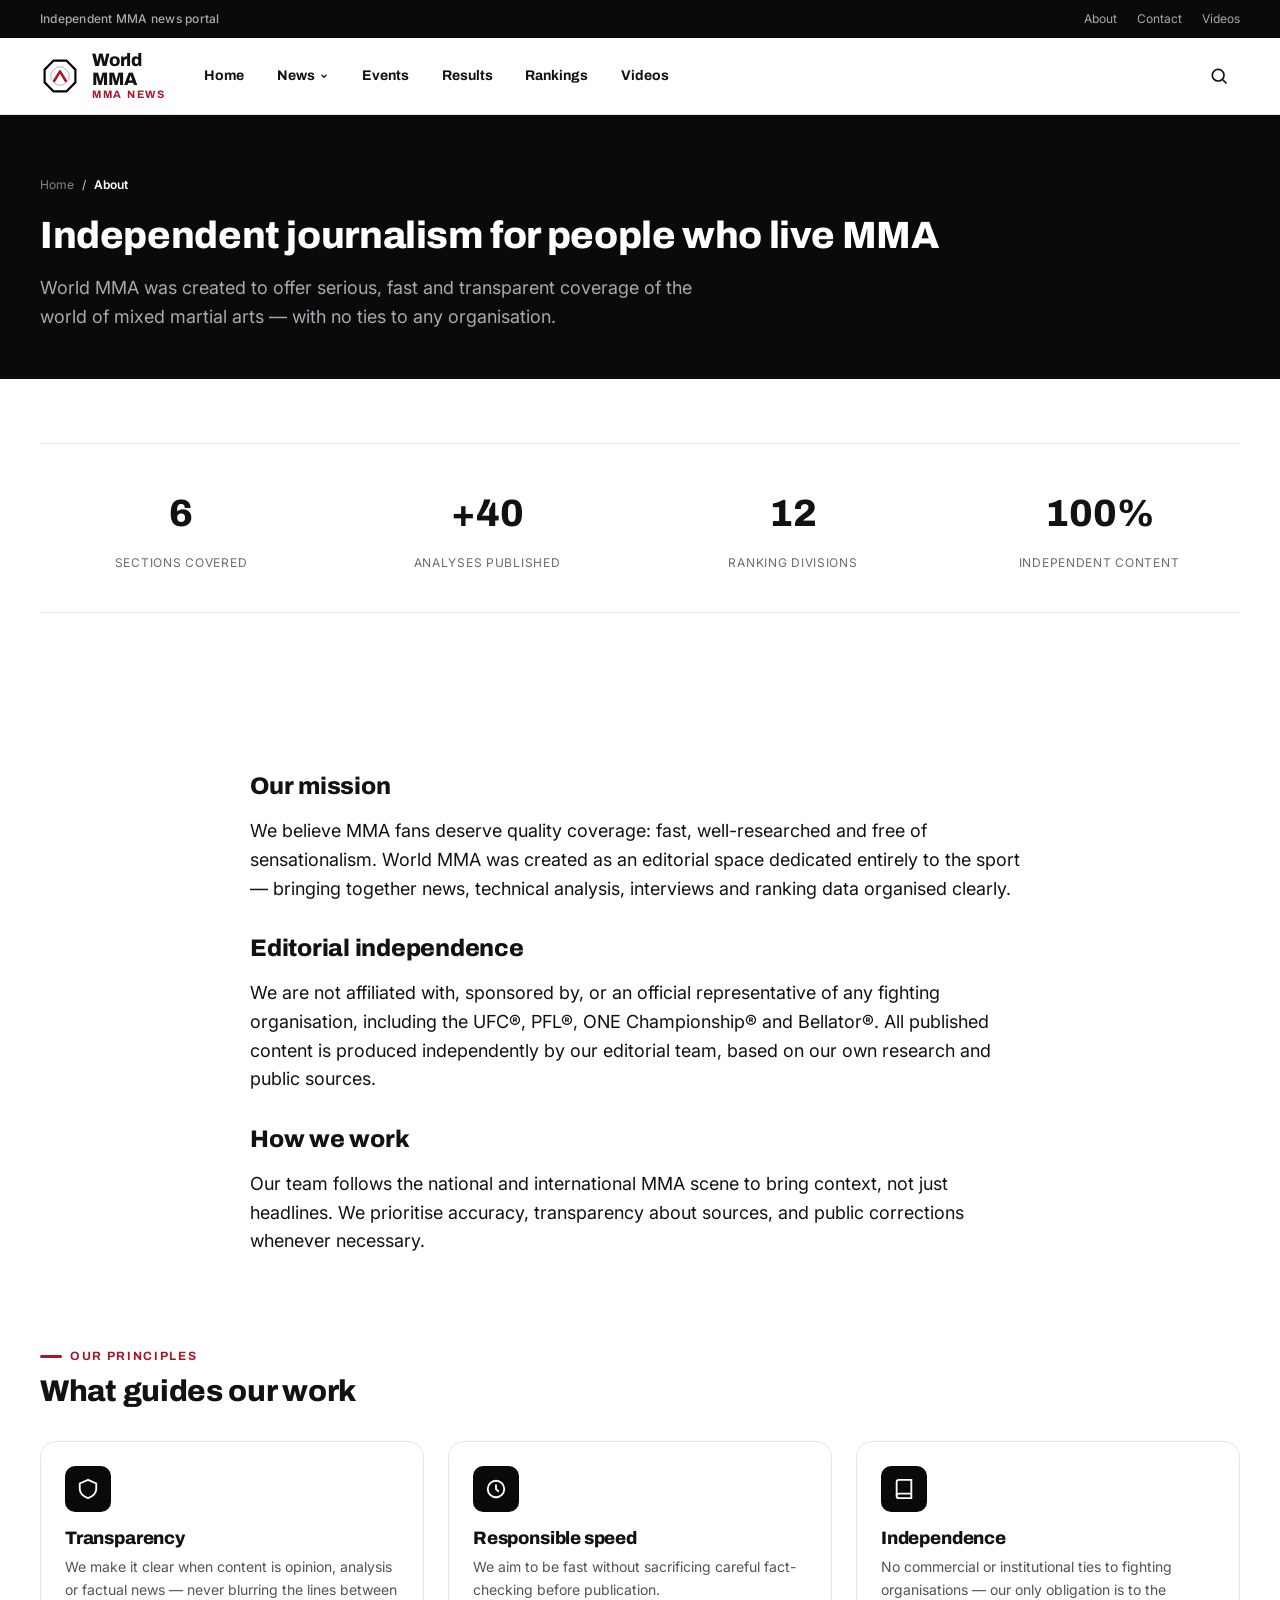
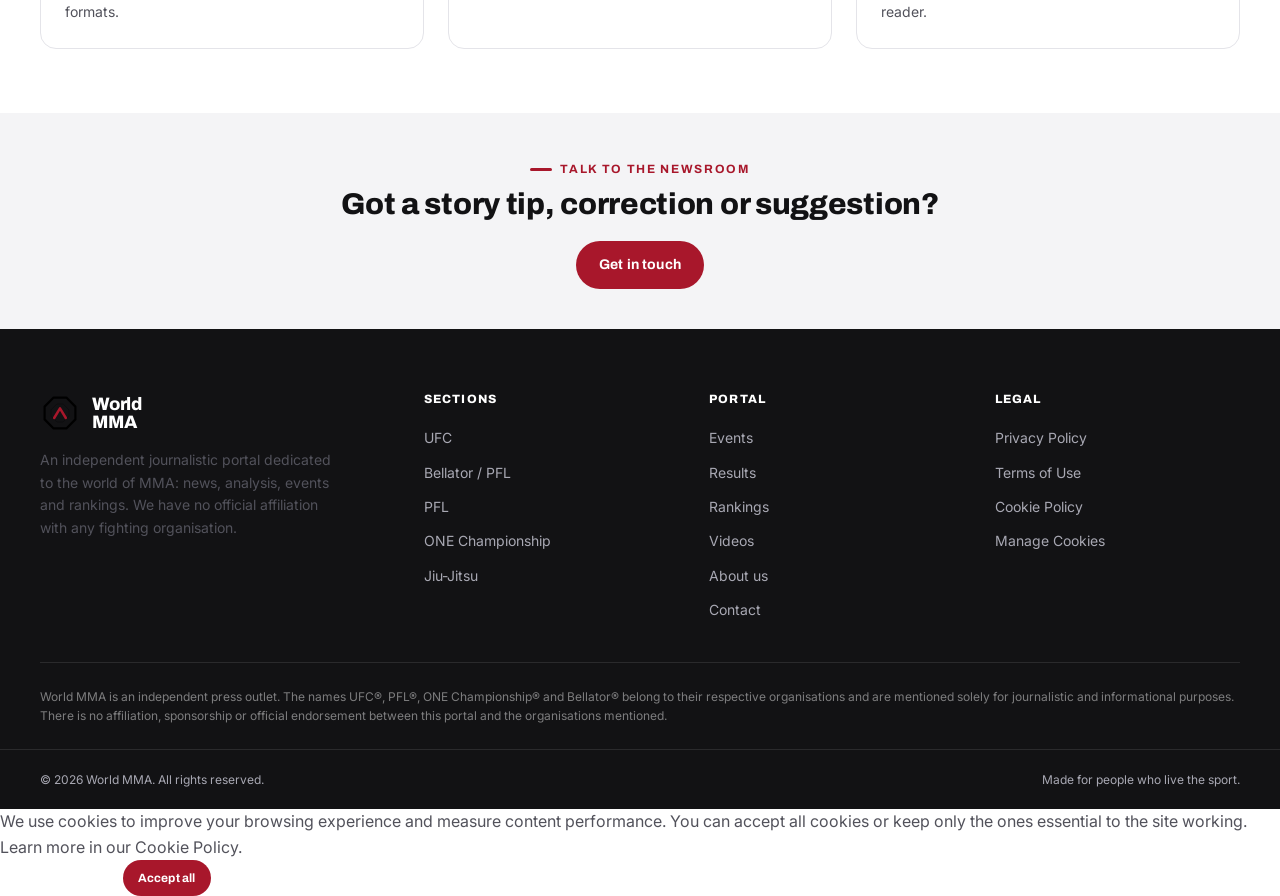
<file: pages/sobre.html>
<!DOCTYPE html>
<html lang="en-GB">
<head>
  <meta charset="UTF-8" />
  <meta name="viewport" content="width=device-width, initial-scale=1, viewport-fit=cover" />
  <title>About World MMA | Independent MMA Portal</title>
  <meta name="description" content="Get to know World MMA: our mission, editorial values and commitment to independent, transparent MMA journalism." />
  <link rel="canonical" href="https://mmaworld.github.io/pages/sobre.html" />
  <meta property="og:type" content="website" />
  <meta property="og:site_name" content="World MMA" />
  <meta property="og:title" content="About World MMA" />
  <meta property="og:description" content="Our mission, editorial values and commitment to independent MMA journalism." />
  <meta property="og:url" content="https://mmaworld.github.io/pages/sobre.html" />
  <meta property="og:image" content="https://mmaworld.github.io/assets/images/hero-mma-cage.jpg" />
  <meta property="og:locale" content="en_GB" />
  <meta name="twitter:card" content="summary_large_image" />
  <meta name="robots" content="index, follow" />
  <meta name="theme-color" content="#0a0a0b" />
  <link rel="manifest" href="/manifest.json" />
  <link rel="icon" type="image/svg+xml" href="/assets/icons/favicon.svg" />
  <link rel="preconnect" href="https://fonts.googleapis.com" />
  <link rel="preconnect" href="https://fonts.gstatic.com" crossorigin />
  <link rel="stylesheet" href="https://fonts.googleapis.com/css2?family=Archivo:wght@700;800&family=Inter:wght@400;500;600;700&display=swap" media="print" onload="this.media='all'" />
  <noscript><link rel="stylesheet" href="https://fonts.googleapis.com/css2?family=Archivo:wght@700;800&family=Inter:wght@400;500;600;700&display=swap" /></noscript>
  <link rel="stylesheet" href="/assets/css/main.css" />
</head>
<body>
  <a href="#conteudo-principal" class="skip-link">Skip to content</a>
  <header>
    <div class="topbar">
      <div class="container topbar-inner">
        <span class="topbar-date">Independent MMA news portal</span>
        <nav class="topbar-links" aria-label="Institutional links">
          <a href="/pages/sobre.html">About</a>
          <a href="/pages/contato.html">Contact</a>
          <a href="/pages/videos.html">Videos</a>
        </nav>
      </div>
    </div>
    <div class="navbar">
      <div class="container navbar-inner">
        <a href="/" class="brand" aria-label="World MMA — homepage">
          <img src="/assets/icons/logo.svg" alt="" class="brand-logo" width="40" height="40" />
          <span class="brand-name">World<br />MMA<span>MMA News</span></span>
        </a>
        <nav id="nav-primary" class="nav-primary" aria-label="Main navigation">
          <div class="nav-item"><a href="/" class="nav-link">Home</a></div>
          <div class="nav-item">
            <button type="button" class="nav-link" aria-haspopup="true" aria-expanded="false">
              News
              <svg class="chev" viewBox="0 0 24 24" fill="none" stroke="currentColor" stroke-width="3"><path d="m6 9 6 6 6-6"/></svg>
            </button>
            <div class="mega-menu" role="menu">
              <span class="mega-menu-title">Organisations</span>
              <a href="/pages/categoria.html?cat=ufc" role="menuitem">UFC</a>
              <a href="/pages/categoria.html?cat=bellator" role="menuitem">Bellator / PFL</a>
              <a href="/pages/categoria.html?cat=pfl" role="menuitem">PFL</a>
              <a href="/pages/categoria.html?cat=one" role="menuitem">ONE Championship</a>
              <a href="/pages/categoria.html?cat=boxe" role="menuitem">Boxing</a>
              <a href="/pages/categoria.html?cat=jiujitsu" role="menuitem">Jiu-Jitsu</a>
              <a href="/pages/categoria.html?cat=entrevistas" role="menuitem">Interviews</a>
              <a href="/pages/categoria.html?cat=opiniao" role="menuitem">Opinion &amp; Analysis</a>
              <a href="/pages/categoria.html?cat=feminino" role="menuitem">Women's MMA</a>
            </div>
          </div>
          <div class="nav-item"><a href="/pages/eventos.html" class="nav-link">Events</a></div>
          <div class="nav-item"><a href="/pages/resultados.html" class="nav-link">Results</a></div>
          <div class="nav-item"><a href="/pages/rankings.html" class="nav-link">Rankings</a></div>
          <div class="nav-item"><a href="/pages/videos.html" class="nav-link">Videos</a></div>
          <div class="nav-item hide-desktop"><a href="/pages/sobre.html" class="nav-link" aria-current="page">About</a></div>
          <div class="nav-item hide-desktop"><a href="/pages/contato.html" class="nav-link">Contact</a></div>
        </nav>
        <div class="nav-actions">
          <button type="button" class="icon-btn" data-open-modal="searchModal" aria-label="Open search">
            <svg viewBox="0 0 24 24" fill="none" stroke="currentColor" stroke-width="2"><circle cx="11" cy="11" r="7"/><path d="m21 21-4.3-4.3"/></svg>
          </button>
          <button type="button" class="nav-toggle" aria-label="Open menu" aria-expanded="false" aria-controls="nav-primary">
            <span></span><span></span><span></span>
          </button>
        </div>
      </div>
    </div>
  </header>

  <main id="conteudo-principal">
    <div class="page-header">
      <div class="container">
        <nav class="breadcrumb" aria-label="Breadcrumb">
          <a href="/">Home</a><span class="sep">/</span><span aria-current="page">About</span>
        </nav>
        <h1 class="page-header-title">Independent journalism for people who live MMA</h1>
        <p class="page-header-lead">World MMA was created to offer serious, fast and transparent coverage of the world of mixed martial arts — with no ties to any organisation.</p>
      </div>
    </div>

    <section class="section">
      <div class="container">
        <div class="stat-row">
          <div><div class="stat-number">6</div><div class="stat-label">Sections covered</div></div>
          <div><div class="stat-number">+40</div><div class="stat-label">Analyses published</div></div>
          <div><div class="stat-number">12</div><div class="stat-label">Ranking divisions</div></div>
          <div><div class="stat-number">100%</div><div class="stat-label">Independent content</div></div>
        </div>
      </div>
    </section>

    <section class="section">
      <div class="container">
        <div class="layout-with-sidebar" style="grid-template-columns: 1fr;">
          <div class="article-body" style="max-width:780px;">
            <h2>Our mission</h2>
            <p>We believe MMA fans deserve quality coverage: fast, well-researched and free of sensationalism. World MMA was created as an editorial space dedicated entirely to the sport — bringing together news, technical analysis, interviews and ranking data organised clearly.</p>

            <h2>Editorial independence</h2>
            <p>We are not affiliated with, sponsored by, or an official representative of any fighting organisation, including the UFC®, PFL®, ONE Championship® and Bellator®. All published content is produced independently by our editorial team, based on our own research and public sources.</p>

            <h2>How we work</h2>
            <p>Our team follows the national and international MMA scene to bring context, not just headlines. We prioritise accuracy, transparency about sources, and public corrections whenever necessary.</p>
          </div>
        </div>

        <div class="section-head" style="margin-top:var(--space-16);">
          <div>
            <span class="section-eyebrow">Our principles</span>
            <h2 class="section-title">What guides our work</h2>
          </div>
        </div>
        <div class="value-grid">
          <div class="value-card">
            <div class="value-icon"><svg viewBox="0 0 24 24" fill="none" stroke="currentColor" stroke-width="2"><path d="M12 2 3 6v6c0 5 4 8 9 10 5-2 9-5 9-10V6l-9-4Z"/></svg></div>
            <h3 class="value-title">Transparency</h3>
            <p class="value-text">We make it clear when content is opinion, analysis or factual news — never blurring the lines between formats.</p>
          </div>
          <div class="value-card">
            <div class="value-icon"><svg viewBox="0 0 24 24" fill="none" stroke="currentColor" stroke-width="2"><circle cx="12" cy="12" r="9"/><path d="M12 7v5l3 3"/></svg></div>
            <h3 class="value-title">Responsible speed</h3>
            <p class="value-text">We aim to be fast without sacrificing careful fact-checking before publication.</p>
          </div>
          <div class="value-card">
            <div class="value-icon"><svg viewBox="0 0 24 24" fill="none" stroke="currentColor" stroke-width="2"><path d="M4 19.5A2.5 2.5 0 0 1 6.5 17H20"/><path d="M6.5 2H20v20H6.5A2.5 2.5 0 0 1 4 19.5v-15A2.5 2.5 0 0 1 6.5 2Z"/></svg></div>
            <h3 class="value-title">Independence</h3>
            <p class="value-text">No commercial or institutional ties to fighting organisations — our only obligation is to the reader.</p>
          </div>
        </div>
      </div>
    </section>

    <section class="section section--tight" style="background:var(--bg-subtle);">
      <div class="container text-center">
        <span class="section-eyebrow" style="justify-content:center;">Talk to the newsroom</span>
        <h2 class="section-title" style="margin-bottom:var(--space-5);">Got a story tip, correction or suggestion?</h2>
        <a href="/pages/contato.html" class="btn btn-accent">Get in touch</a>
      </div>
    </section>
  </main>

  <footer class="site-footer">
    <div class="container footer-top">
      <div class="footer-brand">
        <a href="/" class="brand" aria-label="World MMA — homepage">
          <img src="/assets/icons/logo.svg" alt="" class="brand-logo" width="40" height="40" />
          <span class="brand-name">World<br />MMA</span>
        </a>
        <p class="footer-about">An independent journalistic portal dedicated to the world of MMA: news, analysis, events and rankings. We have no official affiliation with any fighting organisation.</p>
      </div>
      <nav aria-label="Sections">
        <h2 class="footer-heading">Sections</h2>
        <div class="footer-links">
          <a href="/pages/categoria.html?cat=ufc">UFC</a>
          <a href="/pages/categoria.html?cat=bellator">Bellator / PFL</a>
          <a href="/pages/categoria.html?cat=pfl">PFL</a>
          <a href="/pages/categoria.html?cat=one">ONE Championship</a>
          <a href="/pages/categoria.html?cat=jiujitsu">Jiu-Jitsu</a>
        </div>
      </nav>
      <nav aria-label="Portal">
        <h2 class="footer-heading">Portal</h2>
        <div class="footer-links">
          <a href="/pages/eventos.html">Events</a>
          <a href="/pages/resultados.html">Results</a>
          <a href="/pages/rankings.html">Rankings</a>
          <a href="/pages/videos.html">Videos</a>
          <a href="/pages/sobre.html">About us</a>
          <a href="/pages/contato.html">Contact</a>
        </div>
      </nav>
      <nav aria-label="Legal">
        <h2 class="footer-heading">Legal</h2>
        <div class="footer-links">
          <a href="/pages/politica-de-privacidade.html">Privacy Policy</a>
          <a href="/pages/termos-de-uso.html">Terms of Use</a>
          <a href="/pages/politica-de-cookies.html">Cookie Policy</a>
          <a href="#" data-cookie-manage>Manage Cookies</a>
        </div>
      </nav>
    </div>
    <div class="container">
      <p class="footer-disclaimer">World MMA is an independent press outlet. The names UFC®, PFL®, ONE Championship® and Bellator® belong to their respective organisations and are mentioned solely for journalistic and informational purposes. There is no affiliation, sponsorship or official endorsement between this portal and the organisations mentioned.</p>
    </div>
    <div class="container footer-bottom">
      <span>© <span data-current-year>2026</span> World MMA. All rights reserved.</span>
      <span>Made for people who live the sport.</span>
    </div>
  </footer>

  <div class="overlay"></div>
  <div class="modal search-modal" id="searchModal" role="dialog" aria-modal="true" aria-labelledby="searchModalTitle" tabindex="-1">
    <div class="modal-header">
      <h2 class="modal-title" id="searchModalTitle">Search the portal</h2>
      <button type="button" class="modal-close" data-close-modal aria-label="Close search">
        <svg width="20" height="20" viewBox="0 0 24 24" fill="none" stroke="currentColor" stroke-width="2"><path d="M18 6 6 18M6 6l12 12"/></svg>
      </button>
    </div>
    <div class="modal-body">
      <div class="search-input-wrap">
        <svg width="20" height="20" viewBox="0 0 24 24" fill="none" stroke="currentColor" stroke-width="2"><circle cx="11" cy="11" r="7"/><path d="m21 21-4.3-4.3"/></svg>
        <input type="search" placeholder="Type a fighter, organisation or event..." aria-label="Search field" autofocus />
      </div>
      <div class="search-suggestions">
        <span class="search-suggestion-label">Popular searches</span>
        <a href="/pages/categoria.html?cat=ufc">UFC news</a>
        <a href="/pages/rankings.html">Pound-for-pound ranking</a>
        <a href="/pages/eventos.html">Upcoming events</a>
        <a href="/pages/categoria.html?cat=feminino">Women's MMA</a>
      </div>
    </div>
  </div>
  <div class="toast-region" aria-live="polite" aria-atomic="true"></div>
  <button type="button" class="back-to-top" aria-label="Back to top">
    <svg width="18" height="18" viewBox="0 0 24 24" fill="none" stroke="currentColor" stroke-width="2.5"><path d="M12 19V5M5 12l7-7 7 7"/></svg>
  </button>
  <div class="cookie-banner" id="cookieBanner" role="dialog" aria-live="polite" aria-label="Cookie consent" hidden>
    <div class="cookie-banner-inner">
      <p class="cookie-banner-text">We use cookies to improve your browsing experience and measure content performance. You can accept all cookies or keep only the ones essential to the site working. Learn more in our <a href="/pages/politica-de-cookies.html">Cookie Policy</a>.</p>
      <div class="cookie-banner-actions">
        <button type="button" class="btn btn-ghost btn-sm" data-cookie-reject>Essentials only</button>
        <button type="button" class="btn btn-accent btn-sm" data-cookie-accept>Accept all</button>
      </div>
    </div>
  </div>

  <script src="/assets/js/main.js" defer></script>
</body>
</html>
</file>
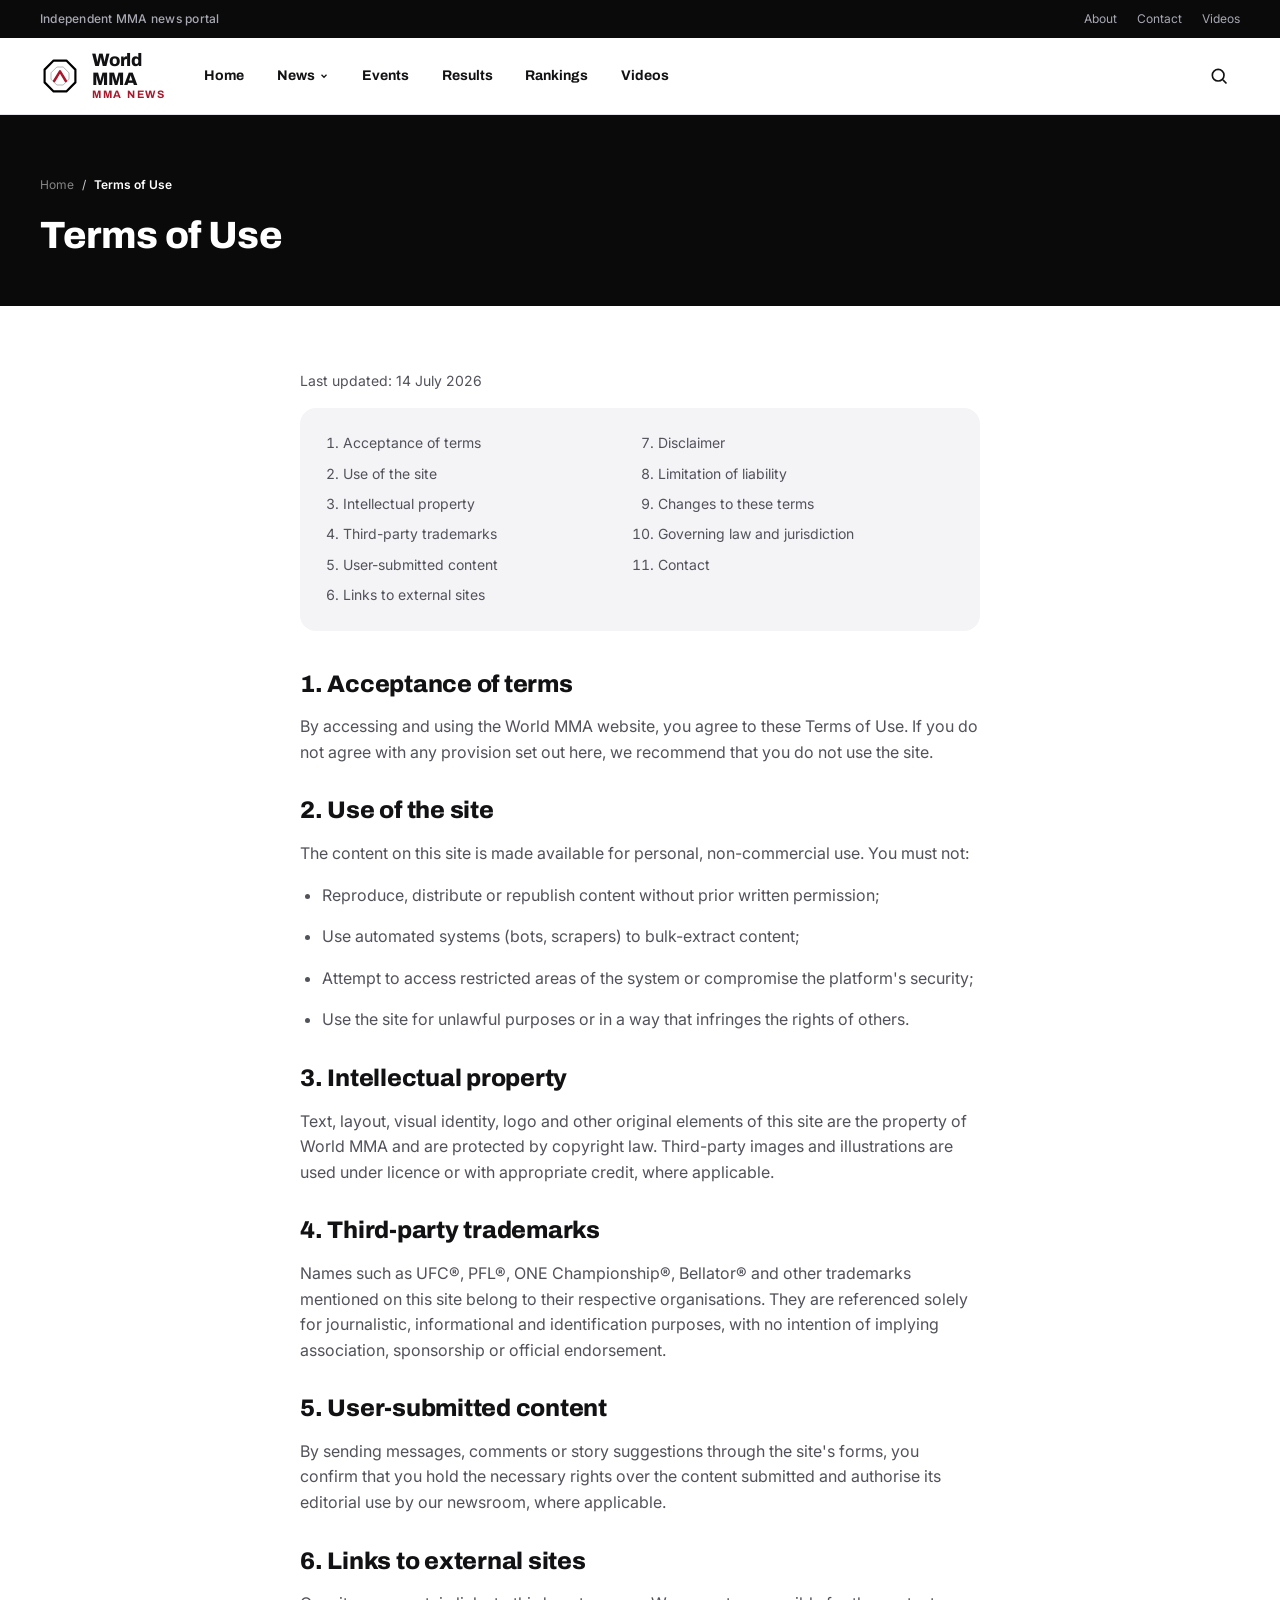
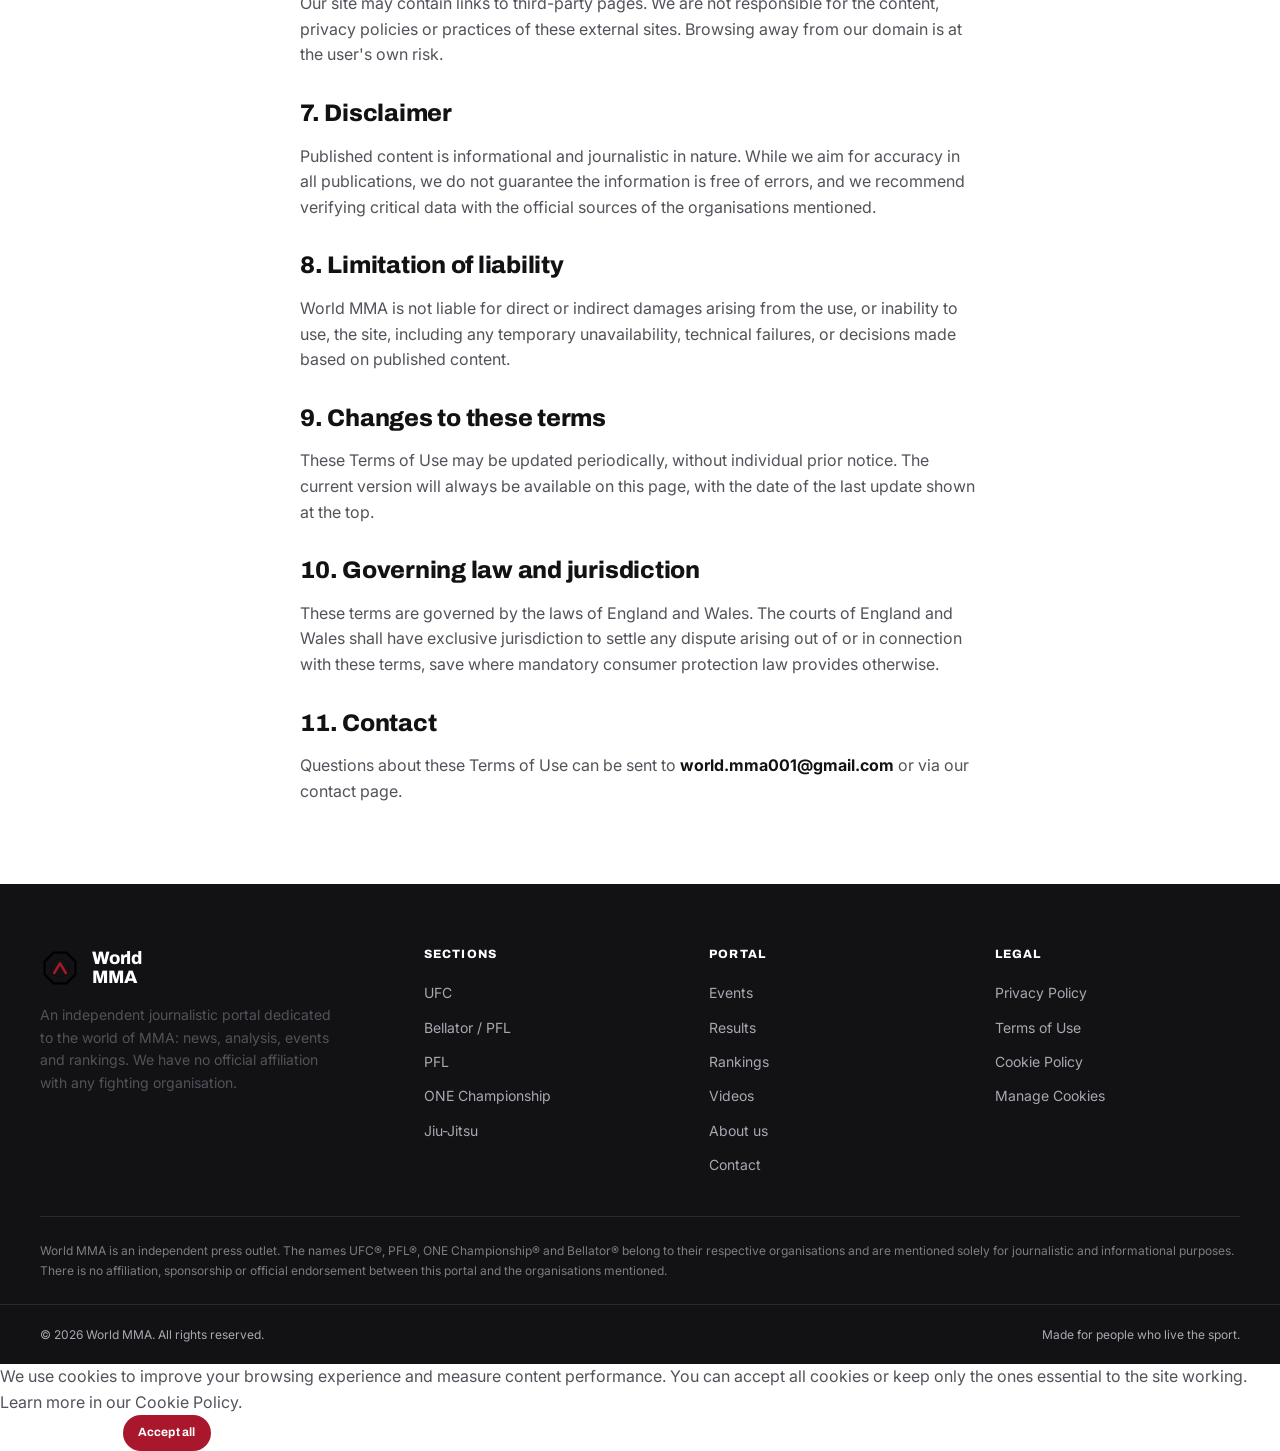
<file: pages/termos-de-uso.html>
<!DOCTYPE html>
<html lang="en-GB">
<head>
  <meta charset="UTF-8" />
  <meta name="viewport" content="width=device-width, initial-scale=1, viewport-fit=cover" />
  <title>Terms of Use | World MMA</title>
  <meta name="description" content="Terms and conditions of use for the World MMA portal. Please read before using our content and services." />
  <link rel="canonical" href="https://mmaworld.github.io/pages/termos-de-uso.html" />
  <meta property="og:type" content="website" />
  <meta property="og:site_name" content="World MMA" />
  <meta property="og:title" content="Terms of Use | World MMA" />
  <meta property="og:description" content="Terms and conditions of use for the World MMA portal." />
  <meta property="og:url" content="https://mmaworld.github.io/pages/termos-de-uso.html" />
  <meta property="og:locale" content="en_GB" />
  <meta name="twitter:card" content="summary" />
  <meta name="robots" content="index, follow" />
  <meta name="theme-color" content="#0a0a0b" />
  <link rel="manifest" href="/manifest.json" />
  <link rel="icon" type="image/svg+xml" href="/assets/icons/favicon.svg" />
  <link rel="preconnect" href="https://fonts.googleapis.com" />
  <link rel="preconnect" href="https://fonts.gstatic.com" crossorigin />
  <link rel="stylesheet" href="https://fonts.googleapis.com/css2?family=Archivo:wght@700;800&family=Inter:wght@400;500;600;700&display=swap" media="print" onload="this.media='all'" />
  <noscript><link rel="stylesheet" href="https://fonts.googleapis.com/css2?family=Archivo:wght@700;800&family=Inter:wght@400;500;600;700&display=swap" /></noscript>
  <link rel="stylesheet" href="/assets/css/main.css" />
</head>
<body>
  <a href="#conteudo-principal" class="skip-link">Skip to content</a>
  <header>
    <div class="topbar">
      <div class="container topbar-inner">
        <span class="topbar-date">Independent MMA news portal</span>
        <nav class="topbar-links" aria-label="Institutional links">
          <a href="/pages/sobre.html">About</a>
          <a href="/pages/contato.html">Contact</a>
          <a href="/pages/videos.html">Videos</a>
        </nav>
      </div>
    </div>
    <div class="navbar">
      <div class="container navbar-inner">
        <a href="/" class="brand" aria-label="World MMA — homepage">
          <img src="/assets/icons/logo.svg" alt="" class="brand-logo" width="40" height="40" />
          <span class="brand-name">World<br />MMA<span>MMA News</span></span>
        </a>
        <nav id="nav-primary" class="nav-primary" aria-label="Main navigation">
          <div class="nav-item"><a href="/" class="nav-link">Home</a></div>
          <div class="nav-item">
            <button type="button" class="nav-link" aria-haspopup="true" aria-expanded="false">
              News
              <svg class="chev" viewBox="0 0 24 24" fill="none" stroke="currentColor" stroke-width="3"><path d="m6 9 6 6 6-6"/></svg>
            </button>
            <div class="mega-menu" role="menu">
              <span class="mega-menu-title">Organisations</span>
              <a href="/pages/categoria.html?cat=ufc" role="menuitem">UFC</a>
              <a href="/pages/categoria.html?cat=bellator" role="menuitem">Bellator / PFL</a>
              <a href="/pages/categoria.html?cat=pfl" role="menuitem">PFL</a>
              <a href="/pages/categoria.html?cat=one" role="menuitem">ONE Championship</a>
              <a href="/pages/categoria.html?cat=boxe" role="menuitem">Boxing</a>
              <a href="/pages/categoria.html?cat=jiujitsu" role="menuitem">Jiu-Jitsu</a>
              <a href="/pages/categoria.html?cat=entrevistas" role="menuitem">Interviews</a>
              <a href="/pages/categoria.html?cat=opiniao" role="menuitem">Opinion &amp; Analysis</a>
              <a href="/pages/categoria.html?cat=feminino" role="menuitem">Women's MMA</a>
            </div>
          </div>
          <div class="nav-item"><a href="/pages/eventos.html" class="nav-link">Events</a></div>
          <div class="nav-item"><a href="/pages/resultados.html" class="nav-link">Results</a></div>
          <div class="nav-item"><a href="/pages/rankings.html" class="nav-link">Rankings</a></div>
          <div class="nav-item"><a href="/pages/videos.html" class="nav-link">Videos</a></div>
          <div class="nav-item hide-desktop"><a href="/pages/sobre.html" class="nav-link">About</a></div>
          <div class="nav-item hide-desktop"><a href="/pages/contato.html" class="nav-link">Contact</a></div>
        </nav>
        <div class="nav-actions">
          <button type="button" class="icon-btn" data-open-modal="searchModal" aria-label="Open search">
            <svg viewBox="0 0 24 24" fill="none" stroke="currentColor" stroke-width="2"><circle cx="11" cy="11" r="7"/><path d="m21 21-4.3-4.3"/></svg>
          </button>
          <button type="button" class="nav-toggle" aria-label="Open menu" aria-expanded="false" aria-controls="nav-primary">
            <span></span><span></span><span></span>
          </button>
        </div>
      </div>
    </div>
  </header>

  <main id="conteudo-principal">
    <div class="page-header">
      <div class="container">
        <nav class="breadcrumb" aria-label="Breadcrumb">
          <a href="/">Home</a><span class="sep">/</span><span aria-current="page">Terms of Use</span>
        </nav>
        <h1 class="page-header-title">Terms of Use</h1>
      </div>
    </div>

    <section class="section">
      <div class="container legal-content">
        <p class="legal-updated">Last updated: 14 July 2026</p>

        <div class="legal-toc">
          <ol>
            <li><a href="#aceitacao">Acceptance of terms</a></li>
            <li><a href="#uso-do-site">Use of the site</a></li>
            <li><a href="#propriedade">Intellectual property</a></li>
            <li><a href="#marcas">Third-party trademarks</a></li>
            <li><a href="#conteudo-usuario">User-submitted content</a></li>
            <li><a href="#links-externos">Links to external sites</a></li>
            <li><a href="#isencao">Disclaimer</a></li>
            <li><a href="#limitacao">Limitation of liability</a></li>
            <li><a href="#modificacoes">Changes to these terms</a></li>
            <li><a href="#lei-aplicavel">Governing law and jurisdiction</a></li>
            <li><a href="#contato-termos">Contact</a></li>
          </ol>
        </div>

        <h2 id="aceitacao">1. Acceptance of terms</h2>
        <p>By accessing and using the World MMA website, you agree to these Terms of Use. If you do not agree with any provision set out here, we recommend that you do not use the site.</p>

        <h2 id="uso-do-site">2. Use of the site</h2>
        <p>The content on this site is made available for personal, non-commercial use. You must not:</p>
        <ul>
          <li>Reproduce, distribute or republish content without prior written permission;</li>
          <li>Use automated systems (bots, scrapers) to bulk-extract content;</li>
          <li>Attempt to access restricted areas of the system or compromise the platform's security;</li>
          <li>Use the site for unlawful purposes or in a way that infringes the rights of others.</li>
        </ul>

        <h2 id="propriedade">3. Intellectual property</h2>
        <p>Text, layout, visual identity, logo and other original elements of this site are the property of World MMA and are protected by copyright law. Third-party images and illustrations are used under licence or with appropriate credit, where applicable.</p>

        <h2 id="marcas">4. Third-party trademarks</h2>
        <p>Names such as UFC®, PFL®, ONE Championship®, Bellator® and other trademarks mentioned on this site belong to their respective organisations. They are referenced solely for journalistic, informational and identification purposes, with no intention of implying association, sponsorship or official endorsement.</p>

        <h2 id="conteudo-usuario">5. User-submitted content</h2>
        <p>By sending messages, comments or story suggestions through the site's forms, you confirm that you hold the necessary rights over the content submitted and authorise its editorial use by our newsroom, where applicable.</p>

        <h2 id="links-externos">6. Links to external sites</h2>
        <p>Our site may contain links to third-party pages. We are not responsible for the content, privacy policies or practices of these external sites. Browsing away from our domain is at the user's own risk.</p>

        <h2 id="isencao">7. Disclaimer</h2>
        <p>Published content is informational and journalistic in nature. While we aim for accuracy in all publications, we do not guarantee the information is free of errors, and we recommend verifying critical data with the official sources of the organisations mentioned.</p>

        <h2 id="limitacao">8. Limitation of liability</h2>
        <p>World MMA is not liable for direct or indirect damages arising from the use, or inability to use, the site, including any temporary unavailability, technical failures, or decisions made based on published content.</p>

        <h2 id="modificacoes">9. Changes to these terms</h2>
        <p>These Terms of Use may be updated periodically, without individual prior notice. The current version will always be available on this page, with the date of the last update shown at the top.</p>

        <h2 id="lei-aplicavel">10. Governing law and jurisdiction</h2>
        <p>These terms are governed by the laws of England and Wales. The courts of England and Wales shall have exclusive jurisdiction to settle any dispute arising out of or in connection with these terms, save where mandatory consumer protection law provides otherwise.</p>

        <h2 id="contato-termos">11. Contact</h2>
        <p>Questions about these Terms of Use can be sent to <strong>world.mma001@gmail.com</strong> or via our <a href="/pages/contato.html">contact page</a>.</p>
      </div>
    </section>
  </main>

  <footer class="site-footer">
    <div class="container footer-top">
      <div class="footer-brand">
        <a href="/" class="brand" aria-label="World MMA — homepage">
          <img src="/assets/icons/logo.svg" alt="" class="brand-logo" width="40" height="40" />
          <span class="brand-name">World<br />MMA</span>
        </a>
        <p class="footer-about">An independent journalistic portal dedicated to the world of MMA: news, analysis, events and rankings. We have no official affiliation with any fighting organisation.</p>
      </div>
      <nav aria-label="Sections">
        <h2 class="footer-heading">Sections</h2>
        <div class="footer-links">
          <a href="/pages/categoria.html?cat=ufc">UFC</a>
          <a href="/pages/categoria.html?cat=bellator">Bellator / PFL</a>
          <a href="/pages/categoria.html?cat=pfl">PFL</a>
          <a href="/pages/categoria.html?cat=one">ONE Championship</a>
          <a href="/pages/categoria.html?cat=jiujitsu">Jiu-Jitsu</a>
        </div>
      </nav>
      <nav aria-label="Portal">
        <h2 class="footer-heading">Portal</h2>
        <div class="footer-links">
          <a href="/pages/eventos.html">Events</a>
          <a href="/pages/resultados.html">Results</a>
          <a href="/pages/rankings.html">Rankings</a>
          <a href="/pages/videos.html">Videos</a>
          <a href="/pages/sobre.html">About us</a>
          <a href="/pages/contato.html">Contact</a>
        </div>
      </nav>
      <nav aria-label="Legal">
        <h2 class="footer-heading">Legal</h2>
        <div class="footer-links">
          <a href="/pages/politica-de-privacidade.html">Privacy Policy</a>
          <a href="/pages/termos-de-uso.html">Terms of Use</a>
          <a href="/pages/politica-de-cookies.html">Cookie Policy</a>
          <a href="#" data-cookie-manage>Manage Cookies</a>
        </div>
      </nav>
    </div>
    <div class="container">
      <p class="footer-disclaimer">World MMA is an independent press outlet. The names UFC®, PFL®, ONE Championship® and Bellator® belong to their respective organisations and are mentioned solely for journalistic and informational purposes. There is no affiliation, sponsorship or official endorsement between this portal and the organisations mentioned.</p>
    </div>
    <div class="container footer-bottom">
      <span>© <span data-current-year>2026</span> World MMA. All rights reserved.</span>
      <span>Made for people who live the sport.</span>
    </div>
  </footer>

  <div class="overlay"></div>
  <div class="modal search-modal" id="searchModal" role="dialog" aria-modal="true" aria-labelledby="searchModalTitle" tabindex="-1">
    <div class="modal-header">
      <h2 class="modal-title" id="searchModalTitle">Search the portal</h2>
      <button type="button" class="modal-close" data-close-modal aria-label="Close search">
        <svg width="20" height="20" viewBox="0 0 24 24" fill="none" stroke="currentColor" stroke-width="2"><path d="M18 6 6 18M6 6l12 12"/></svg>
      </button>
    </div>
    <div class="modal-body">
      <div class="search-input-wrap">
        <svg width="20" height="20" viewBox="0 0 24 24" fill="none" stroke="currentColor" stroke-width="2"><circle cx="11" cy="11" r="7"/><path d="m21 21-4.3-4.3"/></svg>
        <input type="search" placeholder="Type a fighter, organisation or event..." aria-label="Search field" autofocus />
      </div>
      <div class="search-suggestions">
        <span class="search-suggestion-label">Popular searches</span>
        <a href="/pages/categoria.html?cat=ufc">UFC news</a>
        <a href="/pages/rankings.html">Pound-for-pound ranking</a>
        <a href="/pages/eventos.html">Upcoming events</a>
        <a href="/pages/categoria.html?cat=feminino">Women's MMA</a>
      </div>
    </div>
  </div>
  <div class="toast-region" aria-live="polite" aria-atomic="true"></div>
  <button type="button" class="back-to-top" aria-label="Back to top">
    <svg width="18" height="18" viewBox="0 0 24 24" fill="none" stroke="currentColor" stroke-width="2.5"><path d="M12 19V5M5 12l7-7 7 7"/></svg>
  </button>
  <div class="cookie-banner" id="cookieBanner" role="dialog" aria-live="polite" aria-label="Cookie consent" hidden>
    <div class="cookie-banner-inner">
      <p class="cookie-banner-text">We use cookies to improve your browsing experience and measure content performance. You can accept all cookies or keep only the ones essential to the site working. Learn more in our <a href="/pages/politica-de-cookies.html">Cookie Policy</a>.</p>
      <div class="cookie-banner-actions">
        <button type="button" class="btn btn-ghost btn-sm" data-cookie-reject>Essentials only</button>
        <button type="button" class="btn btn-accent btn-sm" data-cookie-accept>Accept all</button>
      </div>
    </div>
  </div>

  <script src="/assets/js/main.js" defer></script>
</body>
</html>
</file>
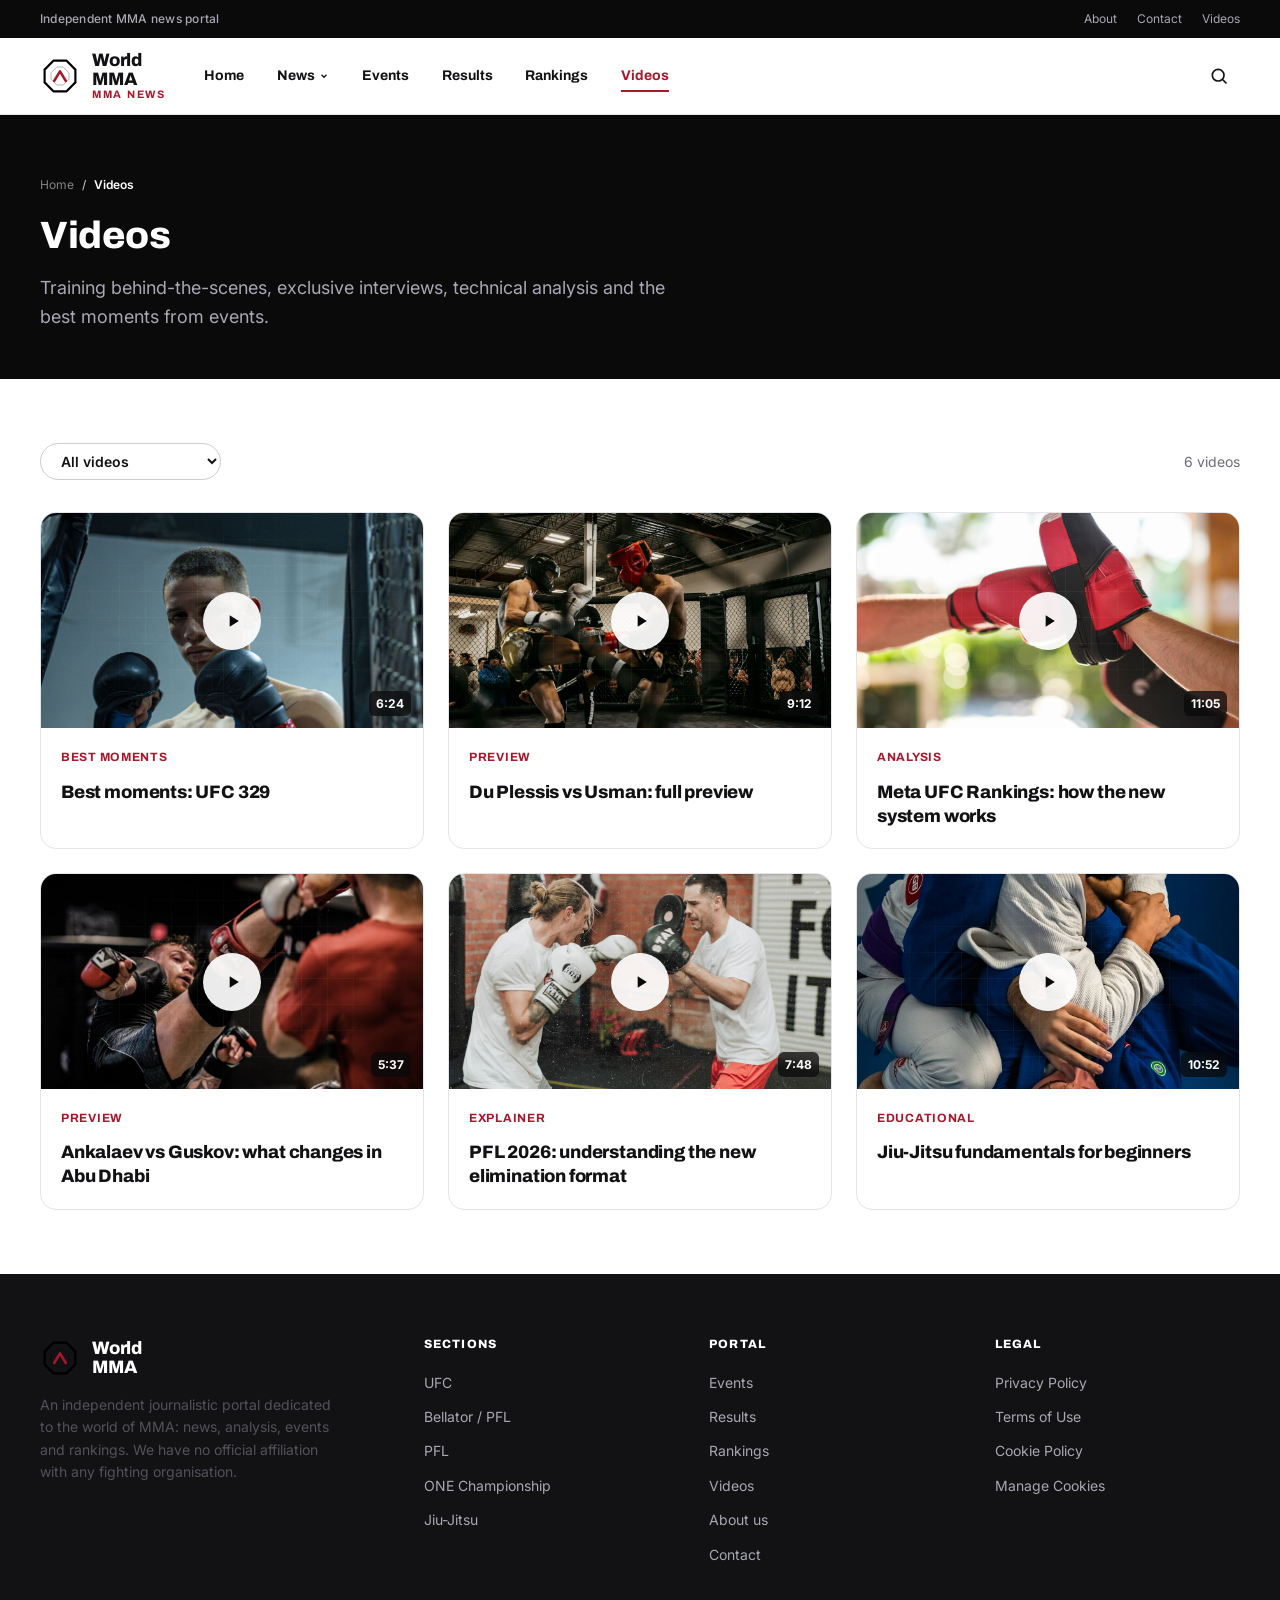
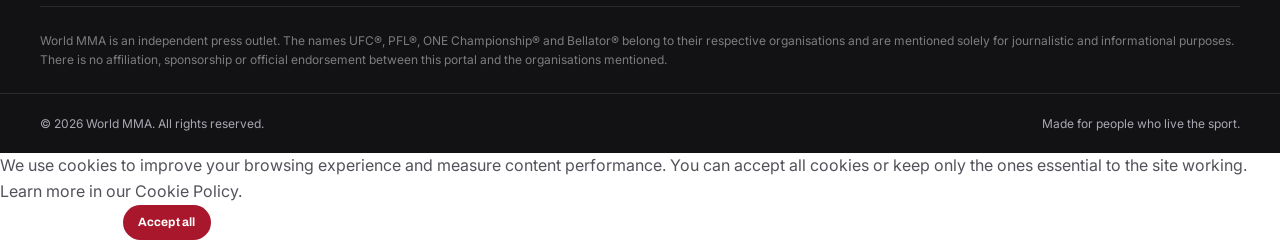
<file: pages/videos.html>
<!DOCTYPE html>
<html lang="en-GB">
<head>
  <meta charset="UTF-8" />
  <meta name="viewport" content="width=device-width, initial-scale=1, viewport-fit=cover" />
  <title>MMA Videos — Behind the Scenes, Interviews and Analysis | World MMA</title>
  <meta name="description" content="Watch the best MMA videos: training behind-the-scenes, exclusive interviews, technical analysis and event highlights." />
  <link rel="canonical" href="https://mmaworld.github.io/pages/videos.html" />
  <meta property="og:type" content="website" />
  <meta property="og:site_name" content="World MMA" />
  <meta property="og:title" content="MMA Videos — Behind the Scenes, Interviews and Analysis" />
  <meta property="og:description" content="Training behind-the-scenes, exclusive interviews and technical analysis from the world of MMA." />
  <meta property="og:url" content="https://mmaworld.github.io/pages/videos.html" />
  <meta property="og:image" content="https://mmaworld.github.io/assets/images/hero-mma-cage.jpg" />
  <meta property="og:locale" content="en_GB" />
  <meta name="twitter:card" content="summary_large_image" />
  <meta name="robots" content="index, follow" />
  <meta name="theme-color" content="#0a0a0b" />
  <link rel="manifest" href="/manifest.json" />
  <link rel="icon" type="image/svg+xml" href="/assets/icons/favicon.svg" />
  <link rel="preconnect" href="https://fonts.googleapis.com" />
  <link rel="preconnect" href="https://fonts.gstatic.com" crossorigin />
  <link rel="stylesheet" href="https://fonts.googleapis.com/css2?family=Archivo:wght@700;800&family=Inter:wght@400;500;600;700&display=swap" media="print" onload="this.media='all'" />
  <noscript><link rel="stylesheet" href="https://fonts.googleapis.com/css2?family=Archivo:wght@700;800&family=Inter:wght@400;500;600;700&display=swap" /></noscript>
  <link rel="stylesheet" href="/assets/css/main.css" />
</head>
<body>
  <a href="#conteudo-principal" class="skip-link">Skip to content</a>
  <header>
    <div class="topbar">
      <div class="container topbar-inner">
        <span class="topbar-date">Independent MMA news portal</span>
        <nav class="topbar-links" aria-label="Institutional links">
          <a href="/pages/sobre.html">About</a>
          <a href="/pages/contato.html">Contact</a>
          <a href="/pages/videos.html">Videos</a>
        </nav>
      </div>
    </div>
    <div class="navbar">
      <div class="container navbar-inner">
        <a href="/" class="brand" aria-label="World MMA — homepage">
          <img src="/assets/icons/logo.svg" alt="" class="brand-logo" width="40" height="40" />
          <span class="brand-name">World<br />MMA<span>MMA News</span></span>
        </a>
        <nav id="nav-primary" class="nav-primary" aria-label="Main navigation">
          <div class="nav-item"><a href="/" class="nav-link">Home</a></div>
          <div class="nav-item">
            <button type="button" class="nav-link" aria-haspopup="true" aria-expanded="false">
              News
              <svg class="chev" viewBox="0 0 24 24" fill="none" stroke="currentColor" stroke-width="3"><path d="m6 9 6 6 6-6"/></svg>
            </button>
            <div class="mega-menu" role="menu">
              <span class="mega-menu-title">Organisations</span>
              <a href="/pages/categoria.html?cat=ufc" role="menuitem">UFC</a>
              <a href="/pages/categoria.html?cat=bellator" role="menuitem">Bellator / PFL</a>
              <a href="/pages/categoria.html?cat=pfl" role="menuitem">PFL</a>
              <a href="/pages/categoria.html?cat=one" role="menuitem">ONE Championship</a>
              <a href="/pages/categoria.html?cat=boxe" role="menuitem">Boxing</a>
              <a href="/pages/categoria.html?cat=jiujitsu" role="menuitem">Jiu-Jitsu</a>
              <a href="/pages/categoria.html?cat=entrevistas" role="menuitem">Interviews</a>
              <a href="/pages/categoria.html?cat=opiniao" role="menuitem">Opinion &amp; Analysis</a>
              <a href="/pages/categoria.html?cat=feminino" role="menuitem">Women's MMA</a>
            </div>
          </div>
          <div class="nav-item"><a href="/pages/eventos.html" class="nav-link">Events</a></div>
          <div class="nav-item"><a href="/pages/resultados.html" class="nav-link">Results</a></div>
          <div class="nav-item"><a href="/pages/rankings.html" class="nav-link">Rankings</a></div>
          <div class="nav-item"><a href="/pages/videos.html" class="nav-link" aria-current="page">Videos</a></div>
          <div class="nav-item hide-desktop"><a href="/pages/sobre.html" class="nav-link">About</a></div>
          <div class="nav-item hide-desktop"><a href="/pages/contato.html" class="nav-link">Contact</a></div>
        </nav>
        <div class="nav-actions">
          <button type="button" class="icon-btn" data-open-modal="searchModal" aria-label="Open search">
            <svg viewBox="0 0 24 24" fill="none" stroke="currentColor" stroke-width="2"><circle cx="11" cy="11" r="7"/><path d="m21 21-4.3-4.3"/></svg>
          </button>
          <button type="button" class="nav-toggle" aria-label="Open menu" aria-expanded="false" aria-controls="nav-primary">
            <span></span><span></span><span></span>
          </button>
        </div>
      </div>
    </div>
  </header>

  <main id="conteudo-principal">
    <div class="page-header">
      <div class="container">
        <nav class="breadcrumb" aria-label="Breadcrumb">
          <a href="/">Home</a><span class="sep">/</span><span aria-current="page">Videos</span>
        </nav>
        <h1 class="page-header-title">Videos</h1>
        <p class="page-header-lead">Training behind-the-scenes, exclusive interviews, technical analysis and the best moments from events.</p>
      </div>
    </div>

    <section class="section">
      <div class="container">
        <div class="filter-bar">
          <label for="videoFilter" class="sr-only">Filter by type</label>
          <select id="videoFilter">
            <option>All videos</option>
            <option>Behind the scenes</option>
            <option>Interviews</option>
            <option>Analysis</option>
            <option>Best moments</option>
          </select>
          <span class="filter-count">6 videos</span>
        </div>

        <div class="grid grid-cols-3">
          <article class="card">
            <div class="card-media">
              <button type="button" class="play-button" data-video-trigger="Best moments: UFC 329" aria-label="Watch: UFC 329 best moments">
                <svg viewBox="0 0 24 24" fill="currentColor"><path d="M8 5v14l11-7z"/></svg>
              </button>
              <div class="media-frame ratio-16-9 tone-red"><img src="/assets/images/hero-mma-cage.jpg" alt="Fighters in action inside the octagon during an MMA bout" loading="lazy" width="500" height="281" /></div>
              <span class="duration-tag">6:24</span>
            </div>
            <div class="card-body">
              <span class="card-category">Best moments</span>
              <h2 class="card-title">Best moments: UFC 329</h2>
            </div>
          </article>
          <article class="card">
            <div class="card-media">
              <button type="button" class="play-button" data-video-trigger="Du Plessis vs Usman: full preview" aria-label="Watch: Du Plessis vs Usman, full preview">
                <svg viewBox="0 0 24 24" fill="currentColor"><path d="M8 5v14l11-7z"/></svg>
              </button>
              <div class="media-frame ratio-16-9"><img src="/assets/images/mma-wrestling-ring.jpg" alt="Fighters trading strikes in an MMA bout inside the octagon" loading="lazy" width="500" height="281" /></div>
              <span class="duration-tag">9:12</span>
            </div>
            <div class="card-body">
              <span class="card-category">Preview</span>
              <h2 class="card-title">Du Plessis vs Usman: full preview</h2>
            </div>
          </article>
          <article class="card">
            <div class="card-media">
              <button type="button" class="play-button" data-video-trigger="Meta UFC Rankings: how the new system works" aria-label="Watch: Meta UFC Rankings, how the new system works">
                <svg viewBox="0 0 24 24" fill="currentColor"><path d="M8 5v14l11-7z"/></svg>
              </button>
              <div class="media-frame ratio-16-9 tone-red"><img src="/assets/images/boxing-glove-red.jpg" alt="Close-up of a fight glove during training" loading="lazy" width="500" height="281" /></div>
              <span class="duration-tag">11:05</span>
            </div>
            <div class="card-body">
              <span class="card-category">Analysis</span>
              <h2 class="card-title">Meta UFC Rankings: how the new system works</h2>
            </div>
          </article>
          <article class="card">
            <div class="card-media">
              <button type="button" class="play-button" data-video-trigger="Ankalaev vs Guskov: what changes in Abu Dhabi" aria-label="Watch: Ankalaev vs Guskov, what changes in Abu Dhabi">
                <svg viewBox="0 0 24 24" fill="currentColor"><path d="M8 5v14l11-7z"/></svg>
              </button>
              <div class="media-frame ratio-16-9"><img src="/assets/images/mma-gloves-action.jpg" alt="Close-up of an MMA strike with gloves during training" loading="lazy" width="500" height="281" /></div>
              <span class="duration-tag">5:37</span>
            </div>
            <div class="card-body">
              <span class="card-category">Preview</span>
              <h2 class="card-title">Ankalaev vs Guskov: what changes in Abu Dhabi</h2>
            </div>
          </article>
          <article class="card">
            <div class="card-media">
              <button type="button" class="play-button" data-video-trigger="PFL 2026: understanding the new elimination format" aria-label="Watch: PFL 2026, understanding the new elimination format">
                <svg viewBox="0 0 24 24" fill="currentColor"><path d="M8 5v14l11-7z"/></svg>
              </button>
              <div class="media-frame ratio-16-9 tone-red"><img src="/assets/images/boxing-sparring-gym.jpg" alt="Fighters training boxing in a gym" loading="lazy" width="500" height="281" /></div>
              <span class="duration-tag">7:48</span>
            </div>
            <div class="card-body">
              <span class="card-category">Explainer</span>
              <h2 class="card-title">PFL 2026: understanding the new elimination format</h2>
            </div>
          </article>
          <article class="card">
            <div class="card-media">
              <button type="button" class="play-button" data-video-trigger="Jiu-Jitsu fundamentals for beginners" aria-label="Watch: Jiu-Jitsu fundamentals for beginners">
                <svg viewBox="0 0 24 24" fill="currentColor"><path d="M8 5v14l11-7z"/></svg>
              </button>
              <div class="media-frame ratio-16-9"><img src="/assets/images/jiujitsu-grappling-2.jpg" alt="Submission during a Jiu-Jitsu ground training session" loading="lazy" width="500" height="281" /></div>
              <span class="duration-tag">10:52</span>
            </div>
            <div class="card-body">
              <span class="card-category">Educational</span>
              <h2 class="card-title">Jiu-Jitsu fundamentals for beginners</h2>
            </div>
          </article>
        </div>
      </div>
    </section>
  </main>

  <footer class="site-footer">
    <div class="container footer-top">
      <div class="footer-brand">
        <a href="/" class="brand" aria-label="World MMA — homepage">
          <img src="/assets/icons/logo.svg" alt="" class="brand-logo" width="40" height="40" />
          <span class="brand-name">World<br />MMA</span>
        </a>
        <p class="footer-about">An independent journalistic portal dedicated to the world of MMA: news, analysis, events and rankings. We have no official affiliation with any fighting organisation.</p>
      </div>
      <nav aria-label="Sections">
        <h2 class="footer-heading">Sections</h2>
        <div class="footer-links">
          <a href="/pages/categoria.html?cat=ufc">UFC</a>
          <a href="/pages/categoria.html?cat=bellator">Bellator / PFL</a>
          <a href="/pages/categoria.html?cat=pfl">PFL</a>
          <a href="/pages/categoria.html?cat=one">ONE Championship</a>
          <a href="/pages/categoria.html?cat=jiujitsu">Jiu-Jitsu</a>
        </div>
      </nav>
      <nav aria-label="Portal">
        <h2 class="footer-heading">Portal</h2>
        <div class="footer-links">
          <a href="/pages/eventos.html">Events</a>
          <a href="/pages/resultados.html">Results</a>
          <a href="/pages/rankings.html">Rankings</a>
          <a href="/pages/videos.html">Videos</a>
          <a href="/pages/sobre.html">About us</a>
          <a href="/pages/contato.html">Contact</a>
        </div>
      </nav>
      <nav aria-label="Legal">
        <h2 class="footer-heading">Legal</h2>
        <div class="footer-links">
          <a href="/pages/politica-de-privacidade.html">Privacy Policy</a>
          <a href="/pages/termos-de-uso.html">Terms of Use</a>
          <a href="/pages/politica-de-cookies.html">Cookie Policy</a>
          <a href="#" data-cookie-manage>Manage Cookies</a>
        </div>
      </nav>
    </div>
    <div class="container">
      <p class="footer-disclaimer">World MMA is an independent press outlet. The names UFC®, PFL®, ONE Championship® and Bellator® belong to their respective organisations and are mentioned solely for journalistic and informational purposes. There is no affiliation, sponsorship or official endorsement between this portal and the organisations mentioned.</p>
    </div>
    <div class="container footer-bottom">
      <span>© <span data-current-year>2026</span> World MMA. All rights reserved.</span>
      <span>Made for people who live the sport.</span>
    </div>
  </footer>

  <div class="overlay"></div>
  <div class="modal search-modal" id="searchModal" role="dialog" aria-modal="true" aria-labelledby="searchModalTitle" tabindex="-1">
    <div class="modal-header">
      <h2 class="modal-title" id="searchModalTitle">Search the portal</h2>
      <button type="button" class="modal-close" data-close-modal aria-label="Close search">
        <svg width="20" height="20" viewBox="0 0 24 24" fill="none" stroke="currentColor" stroke-width="2"><path d="M18 6 6 18M6 6l12 12"/></svg>
      </button>
    </div>
    <div class="modal-body">
      <div class="search-input-wrap">
        <svg width="20" height="20" viewBox="0 0 24 24" fill="none" stroke="currentColor" stroke-width="2"><circle cx="11" cy="11" r="7"/><path d="m21 21-4.3-4.3"/></svg>
        <input type="search" placeholder="Type a fighter, organisation or event..." aria-label="Search field" autofocus />
      </div>
      <div class="search-suggestions">
        <span class="search-suggestion-label">Popular searches</span>
        <a href="/pages/categoria.html?cat=ufc">UFC news</a>
        <a href="/pages/rankings.html">Pound-for-pound ranking</a>
        <a href="/pages/eventos.html">Upcoming events</a>
        <a href="/pages/categoria.html?cat=feminino">Women's MMA</a>
      </div>
    </div>
  </div>

  <div class="modal" id="videoModal" role="dialog" aria-modal="true" aria-labelledby="videoModalTitle" tabindex="-1">
    <div class="modal-header">
      <h2 class="modal-title" id="videoModalTitle" data-video-title>Video</h2>
      <button type="button" class="modal-close" data-close-modal aria-label="Close video">
        <svg width="20" height="20" viewBox="0 0 24 24" fill="none" stroke="currentColor" stroke-width="2"><path d="M18 6 6 18M6 6l12 12"/></svg>
      </button>
    </div>
    <div class="modal-body">
      <div class="media-frame ratio-16-9 tone-red" style="border-radius:var(--radius-md);">
        <svg class="octagon-mark" viewBox="0 0 48 48" fill="none" aria-hidden="true"><path d="M31.65 5.52 L42.48 16.35 L42.48 31.65 L31.65 42.48 L16.35 42.48 L5.52 31.65 L5.52 16.35 L16.35 5.52 Z" stroke="currentColor" stroke-width="2"/></svg>
      </div>
      <p class="form-hint">Demo player — connect your preferred video platform (YouTube, Vimeo or your own player) in this space.</p>
    </div>
  </div>

  <div class="toast-region" aria-live="polite" aria-atomic="true"></div>
  <button type="button" class="back-to-top" aria-label="Back to top">
    <svg width="18" height="18" viewBox="0 0 24 24" fill="none" stroke="currentColor" stroke-width="2.5"><path d="M12 19V5M5 12l7-7 7 7"/></svg>
  </button>
  <div class="cookie-banner" id="cookieBanner" role="dialog" aria-live="polite" aria-label="Cookie consent" hidden>
    <div class="cookie-banner-inner">
      <p class="cookie-banner-text">We use cookies to improve your browsing experience and measure content performance. You can accept all cookies or keep only the ones essential to the site working. Learn more in our <a href="/pages/politica-de-cookies.html">Cookie Policy</a>.</p>
      <div class="cookie-banner-actions">
        <button type="button" class="btn btn-ghost btn-sm" data-cookie-reject>Essentials only</button>
        <button type="button" class="btn btn-accent btn-sm" data-cookie-accept>Accept all</button>
      </div>
    </div>
  </div>

  <script src="/assets/js/main.js" defer></script>
</body>
</html>
</file>
<file: assets/css/main.css>
/* ==========================================================================
   MUNDO DO OCTÓGONO — Design System
   Portal independente de notícias sobre MMA
   ========================================================================== */

/* --------------------------------------------------------------------------
   1. DESIGN TOKENS
   -------------------------------------------------------------------------- */
:root {
  /* Cores base */
  --color-black: #0a0a0b;
  --color-black-soft: #121214;
  --color-gray-950: #17171a;
  --color-gray-900: #1e1e22;
  --color-gray-850: #232328;
  --color-gray-800: #2a2a2f;
  --color-gray-700: #3d3d44;
  --color-gray-600: #52525b;
  --color-gray-500: #6b6b76;
  --color-gray-400: #8b8b96;
  --color-gray-300: #a8a8b3;
  --color-gray-200: #cbcbd2;
  --color-gray-100: #e4e4e9;
  --color-gray-50: #f4f4f6;
  --color-white: #ffffff;

  /* Vermelho institucional (discreto, usado com moderação) */
  --color-red-700: #8f1526;
  --color-red-600: #a8172b;
  --color-red-500: #c81c33;
  --color-red-400: #e0384f;
  --color-red-tint: rgba(200, 28, 51, 0.1);

  /* Cores semânticas */
  --bg-page: var(--color-white);
  --bg-elevated: var(--color-white);
  --bg-inverse: var(--color-black);
  --bg-subtle: var(--color-gray-50);
  --text-primary: var(--color-black-soft);
  --text-secondary: var(--color-gray-600);
  --text-muted: var(--color-gray-500);
  --text-inverse: var(--color-white);
  --text-inverse-muted: var(--color-gray-300);
  --border-subtle: var(--color-gray-100);
  --border-default: var(--color-gray-200);
  --accent: var(--color-red-600);
  --accent-hover: var(--color-red-700);
  --accent-tint: var(--color-red-tint);
  --focus-ring: #2563eb;

  /* Tipografia */
  --font-display: "Archivo", "Helvetica Neue", Arial, sans-serif;
  --font-body: "Inter", "Helvetica Neue", Arial, sans-serif;

  --fs-xs: 0.75rem;
  --fs-sm: 0.875rem;
  --fs-base: 1rem;
  --fs-md: 1.125rem;
  --fs-lg: 1.25rem;
  --fs-xl: 1.5rem;
  --fs-2xl: 1.875rem;
  --fs-3xl: 2.375rem;
  --fs-4xl: 3rem;
  --fs-5xl: 3.75rem;

  --lh-tight: 1.15;
  --lh-snug: 1.35;
  --lh-normal: 1.6;

  /* Espaçamento (escala 4px) */
  --space-1: 0.25rem;
  --space-2: 0.5rem;
  --space-3: 0.75rem;
  --space-4: 1rem;
  --space-5: 1.25rem;
  --space-6: 1.5rem;
  --space-8: 2rem;
  --space-10: 2.5rem;
  --space-12: 3rem;
  --space-16: 4rem;
  --space-20: 5rem;
  --space-24: 6rem;

  /* Layout */
  --container-max: 1280px;
  --container-pad: clamp(1.25rem, 4vw, 2.5rem);
  --radius-sm: 6px;
  --radius-md: 10px;
  --radius-lg: 16px;
  --radius-full: 999px;

  /* Sombras suaves */
  --shadow-sm: 0 1px 2px rgba(10, 10, 11, 0.05), 0 1px 1px rgba(10, 10, 11, 0.03);
  --shadow-md: 0 4px 16px rgba(10, 10, 11, 0.08), 0 2px 6px rgba(10, 10, 11, 0.04);
  --shadow-lg: 0 12px 32px rgba(10, 10, 11, 0.12), 0 4px 12px rgba(10, 10, 11, 0.06);
  --shadow-inset: inset 0 0 0 1px rgba(10, 10, 11, 0.06);

  /* Transições */
  --ease-standard: cubic-bezier(0.4, 0, 0.2, 1);
  --ease-out: cubic-bezier(0.16, 1, 0.3, 1);
  --dur-fast: 150ms;
  --dur-base: 220ms;
  --dur-slow: 400ms;

  /* Z-index */
  --z-sticky: 100;
  --z-overlay: 200;
  --z-modal: 300;
  --z-toast: 400;
  --z-skiplink: 500;

  --header-height: 76px;
}

/* --------------------------------------------------------------------------
   2. RESET
   -------------------------------------------------------------------------- */
*,
*::before,
*::after {
  box-sizing: border-box;
}

* {
  margin: 0;
}

html {
  -webkit-text-size-adjust: 100%;
  text-size-adjust: 100%;
  scroll-behavior: smooth;
}

@media (prefers-reduced-motion: reduce) {
  html {
    scroll-behavior: auto;
  }
  *,
  *::before,
  *::after {
    animation-duration: 0.01ms !important;
    animation-iteration-count: 1 !important;
    transition-duration: 0.01ms !important;
    scroll-behavior: auto !important;
  }
}

body {
  font-family: var(--font-body);
  font-size: var(--fs-base);
  line-height: var(--lh-normal);
  color: var(--text-primary);
  background: var(--bg-page);
  -webkit-font-smoothing: antialiased;
  -moz-osx-font-smoothing: grayscale;
  min-height: 100vh;
  display: flex;
  flex-direction: column;
}

img,
picture,
video,
canvas,
svg {
  display: block;
  max-width: 100%;
}

img {
  height: auto;
}

input,
button,
textarea,
select {
  font: inherit;
  color: inherit;
}

button {
  cursor: pointer;
  background: none;
  border: none;
}

a {
  color: inherit;
  text-decoration: none;
}

ul,
ol {
  list-style: none;
  padding: 0;
}

table {
  border-collapse: collapse;
}

h1, h2, h3, h4, h5, h6 {
  font-family: var(--font-display);
  font-weight: 800;
  line-height: var(--lh-tight);
  letter-spacing: -0.01em;
  color: var(--text-primary);
}

p {
  color: var(--text-secondary);
}

/* Foco visível e acessível em todos os elementos interativos */
a:focus-visible,
button:focus-visible,
input:focus-visible,
textarea:focus-visible,
select:focus-visible,
[tabindex]:focus-visible {
  outline: 2px solid var(--focus-ring);
  outline-offset: 3px;
  border-radius: var(--radius-sm);
}

::selection {
  background: var(--color-red-600);
  color: var(--color-white);
}

/* --------------------------------------------------------------------------
   3. UTILITÁRIOS
   -------------------------------------------------------------------------- */
.sr-only {
  position: absolute;
  width: 1px;
  height: 1px;
  padding: 0;
  margin: -1px;
  overflow: hidden;
  clip: rect(0, 0, 0, 0);
  white-space: nowrap;
  border: 0;
}

.skip-link {
  position: absolute;
  top: -100px;
  left: var(--space-4);
  z-index: var(--z-skiplink);
  background: var(--color-black);
  color: var(--color-white);
  padding: var(--space-3) var(--space-5);
  border-radius: var(--radius-sm);
  font-weight: 600;
  transition: top var(--dur-base) var(--ease-out);
}

.skip-link:focus {
  top: var(--space-4);
}

.container {
  width: 100%;
  max-width: var(--container-max);
  margin-inline: auto;
  padding-inline: var(--container-pad);
}

.section {
  padding-block: var(--space-16);
}

.section--tight {
  padding-block: var(--space-10);
}

.section-head {
  display: flex;
  align-items: flex-end;
  justify-content: space-between;
  gap: var(--space-4);
  margin-bottom: var(--space-8);
}

.section-eyebrow {
  display: inline-flex;
  align-items: center;
  gap: var(--space-2);
  font-family: var(--font-display);
  font-size: var(--fs-xs);
  font-weight: 700;
  letter-spacing: 0.14em;
  text-transform: uppercase;
  color: var(--accent);
  margin-bottom: var(--space-2);
}

.section-eyebrow::before {
  content: "";
  width: 22px;
  height: 3px;
  background: var(--accent);
  border-radius: var(--radius-full);
}

.section-title {
  font-size: var(--fs-2xl);
}

.section-link {
  font-family: var(--font-display);
  font-weight: 700;
  font-size: var(--fs-sm);
  color: var(--text-primary);
  white-space: nowrap;
  display: inline-flex;
  align-items: center;
  gap: var(--space-1);
  border-bottom: 2px solid var(--accent);
  padding-bottom: 2px;
  transition: color var(--dur-fast) var(--ease-standard), gap var(--dur-fast) var(--ease-standard);
}

.section-link:hover {
  color: var(--accent);
  gap: var(--space-2);
}

.text-center { text-align: center; }
.visually-hidden-mobile { }

@media (max-width: 640px) {
  .hide-mobile { display: none !important; }
}
@media (min-width: 641px) {
  .hide-desktop { display: none !important; }
}

/* --------------------------------------------------------------------------
   4. BOTÕES
   -------------------------------------------------------------------------- */
.btn {
  display: inline-flex;
  align-items: center;
  justify-content: center;
  gap: var(--space-2);
  font-family: var(--font-display);
  font-weight: 700;
  font-size: var(--fs-sm);
  letter-spacing: 0.01em;
  padding: 0.85em 1.6em;
  border-radius: var(--radius-full);
  border: 1.5px solid transparent;
  transition: transform var(--dur-fast) var(--ease-standard),
    background-color var(--dur-base) var(--ease-standard),
    border-color var(--dur-base) var(--ease-standard),
    color var(--dur-base) var(--ease-standard),
    box-shadow var(--dur-base) var(--ease-standard);
  white-space: nowrap;
}

.btn:active {
  transform: scale(0.97);
}

.btn-primary {
  background: var(--color-black);
  color: var(--color-white);
}

.btn-primary:hover {
  background: var(--accent);
  box-shadow: var(--shadow-md);
}

.btn-accent {
  background: var(--accent);
  color: var(--color-white);
}

.btn-accent:hover {
  background: var(--accent-hover);
  box-shadow: var(--shadow-md);
}

.btn-outline {
  background: transparent;
  color: var(--text-primary);
  border-color: var(--border-default);
}

.btn-outline:hover {
  border-color: var(--color-black);
  background: var(--color-black);
  color: var(--color-white);
}

.btn-ghost {
  background: transparent;
  color: var(--text-inverse);
  border-color: rgba(255, 255, 255, 0.28);
}

.btn-ghost:hover {
  border-color: var(--color-white);
  background: rgba(255, 255, 255, 0.08);
}

.btn-sm {
  padding: 0.6em 1.2em;
  font-size: var(--fs-xs);
}

.btn-block {
  width: 100%;
}

.btn-icon {
  width: 42px;
  height: 42px;
  padding: 0;
  border-radius: var(--radius-full);
}

/* --------------------------------------------------------------------------
   5. BADGES / TAGS
   -------------------------------------------------------------------------- */
.badge {
  display: inline-flex;
  align-items: center;
  gap: 0.4em;
  font-family: var(--font-display);
  font-size: var(--fs-xs);
  font-weight: 700;
  text-transform: uppercase;
  letter-spacing: 0.06em;
  padding: 0.4em 0.85em;
  border-radius: var(--radius-full);
  line-height: 1;
}

.badge-accent {
  background: var(--accent);
  color: var(--color-white);
}

.badge-dark {
  background: var(--color-black);
  color: var(--color-white);
}

.badge-outline {
  background: transparent;
  border: 1.5px solid var(--border-default);
  color: var(--text-secondary);
}

.badge-live {
  background: var(--color-red-tint);
  color: var(--color-red-600);
}

.badge-live::before {
  content: "";
  width: 6px;
  height: 6px;
  border-radius: 50%;
  background: var(--color-red-600);
  animation: pulse-dot 1.6s ease-in-out infinite;
}

@keyframes pulse-dot {
  0%, 100% { opacity: 1; transform: scale(1); }
  50% { opacity: 0.4; transform: scale(0.8); }
}

.tag-pill {
  display: inline-block;
  font-size: var(--fs-xs);
  font-weight: 600;
  color: var(--text-secondary);
  background: var(--bg-subtle);
  border: 1px solid var(--border-subtle);
  padding: 0.5em 1em;
  border-radius: var(--radius-full);
  transition: all var(--dur-fast) var(--ease-standard);
}

.tag-pill:hover {
  background: var(--color-black);
  color: var(--color-white);
  border-color: var(--color-black);
}

/* --------------------------------------------------------------------------
   6. NAVBAR
   -------------------------------------------------------------------------- */
.topbar {
  background: var(--color-black);
  color: var(--text-inverse-muted);
  font-size: var(--fs-xs);
}

.topbar-inner {
  display: flex;
  align-items: center;
  justify-content: space-between;
  height: 38px;
}

.topbar-date {
  font-weight: 500;
  letter-spacing: 0.02em;
}

.topbar-links {
  display: flex;
  gap: var(--space-5);
}

.topbar-links a {
  transition: color var(--dur-fast) var(--ease-standard);
}

.topbar-links a:hover {
  color: var(--color-white);
}

.navbar {
  position: sticky;
  top: 0;
  z-index: var(--z-sticky);
  background: rgba(255, 255, 255, 0.92);
  backdrop-filter: blur(14px);
  -webkit-backdrop-filter: blur(14px);
  border-bottom: 1px solid var(--border-subtle);
  transition: box-shadow var(--dur-base) var(--ease-standard);
}

.navbar.is-scrolled {
  box-shadow: var(--shadow-sm);
}

.navbar-inner {
  display: flex;
  align-items: center;
  gap: var(--space-6);
  height: var(--header-height);
}

.brand {
  display: flex;
  align-items: center;
  gap: var(--space-3);
  font-family: var(--font-display);
  flex-shrink: 0;
}

.brand-logo {
  width: 40px;
  height: 40px;
}

.brand-name {
  font-size: var(--fs-md);
  font-weight: 800;
  letter-spacing: -0.01em;
  line-height: 1.05;
  color: var(--text-primary);
}

.brand-name span {
  display: block;
  font-size: 0.6em;
  font-weight: 700;
  letter-spacing: 0.16em;
  color: var(--accent);
  text-transform: uppercase;
}

.nav-primary {
  display: flex;
  align-items: center;
  gap: var(--space-1);
  flex: 1;
}

.nav-link {
  position: relative;
  display: inline-flex;
  align-items: center;
  gap: 4px;
  padding: 0.6rem 0.9rem;
  font-family: var(--font-display);
  font-weight: 700;
  font-size: var(--fs-sm);
  color: var(--text-primary);
  border-radius: var(--radius-sm);
  transition: color var(--dur-fast) var(--ease-standard);
}

.nav-link::after {
  content: "";
  position: absolute;
  left: 0.9rem;
  right: 0.9rem;
  bottom: 0.3rem;
  height: 2px;
  background: var(--accent);
  transform: scaleX(0);
  transform-origin: left;
  transition: transform var(--dur-base) var(--ease-out);
}

.nav-link:hover {
  color: var(--accent);
}

.nav-link:hover::after,
.nav-link[aria-current="page"]::after {
  transform: scaleX(1);
}

.nav-link[aria-current="page"] {
  color: var(--accent);
}

.nav-item {
  position: relative;
}

.nav-item .chev {
  width: 10px;
  height: 10px;
  transition: transform var(--dur-base) var(--ease-standard);
}

.nav-item:hover .chev,
.nav-item.is-open .chev {
  transform: rotate(180deg);
}

.mega-menu {
  position: absolute;
  top: calc(100% + 10px);
  left: 50%;
  transform: translateX(-50%) translateY(6px);
  width: min(720px, 88vw);
  background: var(--bg-elevated);
  border: 1px solid var(--border-subtle);
  border-radius: var(--radius-lg);
  box-shadow: var(--shadow-lg);
  padding: var(--space-6);
  display: grid;
  grid-template-columns: repeat(3, 1fr);
  gap: var(--space-2) var(--space-6);
  opacity: 0;
  visibility: hidden;
  pointer-events: none;
  transition: opacity var(--dur-base) var(--ease-out), transform var(--dur-base) var(--ease-out), visibility var(--dur-base);
  z-index: var(--z-sticky);
}

.nav-item:hover .mega-menu,
.nav-item:focus-within .mega-menu,
.nav-item.is-open .mega-menu {
  opacity: 1;
  visibility: visible;
  pointer-events: auto;
  transform: translateX(-50%) translateY(0);
}

.mega-menu a {
  display: block;
  padding: var(--space-2) var(--space-3);
  border-radius: var(--radius-sm);
  font-size: var(--fs-sm);
  font-weight: 600;
  color: var(--text-secondary);
  transition: background var(--dur-fast) var(--ease-standard), color var(--dur-fast) var(--ease-standard);
}

.mega-menu a:hover {
  background: var(--bg-subtle);
  color: var(--accent);
}

.mega-menu-title {
  grid-column: 1 / -1;
  font-family: var(--font-display);
  font-size: var(--fs-xs);
  text-transform: uppercase;
  letter-spacing: 0.1em;
  color: var(--text-muted);
  margin-bottom: var(--space-1);
  padding-inline: var(--space-3);
}

.nav-actions {
  display: flex;
  align-items: center;
  gap: var(--space-2);
  flex-shrink: 0;
}

.icon-btn {
  display: inline-flex;
  align-items: center;
  justify-content: center;
  width: 42px;
  height: 42px;
  border-radius: var(--radius-full);
  color: var(--text-primary);
  transition: background var(--dur-fast) var(--ease-standard), color var(--dur-fast) var(--ease-standard);
}

.icon-btn:hover {
  background: var(--bg-subtle);
  color: var(--accent);
}

.icon-btn svg {
  width: 20px;
  height: 20px;
}

.nav-toggle {
  display: none;
  width: 42px;
  height: 42px;
  border-radius: var(--radius-full);
  align-items: center;
  justify-content: center;
  flex-direction: column;
  gap: 5px;
}

.nav-toggle span {
  display: block;
  width: 20px;
  height: 2px;
  background: var(--color-black);
  border-radius: 2px;
  transition: transform var(--dur-base) var(--ease-standard), opacity var(--dur-base) var(--ease-standard);
}

.nav-toggle[aria-expanded="true"] span:nth-child(1) {
  transform: translateY(7px) rotate(45deg);
}
.nav-toggle[aria-expanded="true"] span:nth-child(2) {
  opacity: 0;
}
.nav-toggle[aria-expanded="true"] span:nth-child(3) {
  transform: translateY(-7px) rotate(-45deg);
}

@media (max-width: 960px) {
  .nav-primary { display: none; }
  .nav-toggle { display: inline-flex; }

  .nav-primary.is-open {
    display: flex;
    flex-direction: column;
    align-items: stretch;
    position: fixed;
    inset: var(--header-height) 0 0 0;
    background: var(--bg-elevated);
    padding: var(--space-4) var(--container-pad) var(--space-10);
    overflow-y: auto;
    z-index: var(--z-overlay);
    gap: 0;
  }

  .nav-primary.is-open .nav-link {
    padding: var(--space-4) var(--space-2);
    font-size: var(--fs-lg);
    border-bottom: 1px solid var(--border-subtle);
    justify-content: space-between;
  }

  .nav-primary.is-open .mega-menu {
    position: static;
    display: none;
    grid-template-columns: 1fr;
    transform: none;
    opacity: 1;
    visibility: visible;
    pointer-events: auto;
    box-shadow: none;
    border: none;
    background: var(--bg-subtle);
    margin-bottom: var(--space-2);
  }

  .nav-primary.is-open .nav-item.is-open .mega-menu {
    display: grid;
  }
}

/* --------------------------------------------------------------------------
   7. HERO
   -------------------------------------------------------------------------- */
.hero {
  position: relative;
  background: var(--color-black);
  color: var(--text-inverse);
  overflow: hidden;
}

.hero-grid {
  display: grid;
  grid-template-columns: 1.6fr 1fr;
  gap: var(--space-6);
  padding-block: var(--space-8) var(--space-10);
}

.hero-main {
  position: relative;
  border-radius: var(--radius-lg);
  overflow: hidden;
  min-height: 480px;
  display: flex;
  align-items: flex-end;
  isolation: isolate;
}

.hero-main .media-frame {
  position: absolute;
  inset: 0;
  z-index: -1;
}

.hero-main::after {
  content: "";
  position: absolute;
  inset: 0;
  background: linear-gradient(180deg, rgba(10, 10, 11, 0) 25%, rgba(10, 10, 11, 0.92) 100%);
  z-index: -1;
}

.hero-content {
  padding: var(--space-8);
  max-width: 640px;
}

.hero-content .badge {
  margin-bottom: var(--space-4);
}

.hero-title {
  font-size: clamp(1.75rem, 3.4vw, var(--fs-4xl));
  margin-bottom: var(--space-4);
  color: var(--text-inverse);
}

.hero-title a {
  transition: opacity var(--dur-fast) var(--ease-standard);
}

.hero-title a:hover {
  opacity: 0.85;
}

.hero-excerpt {
  color: var(--text-inverse-muted);
  font-size: var(--fs-md);
  margin-bottom: var(--space-5);
  max-width: 54ch;
}

.hero-meta {
  display: flex;
  align-items: center;
  gap: var(--space-4);
  font-size: var(--fs-sm);
  color: var(--text-inverse-muted);
}

.hero-side {
  display: flex;
  flex-direction: column;
  gap: var(--space-4);
}

.hero-side-card {
  display: flex;
  gap: var(--space-4);
  padding-bottom: var(--space-4);
  border-bottom: 1px solid rgba(255, 255, 255, 0.12);
}

.hero-side-card:last-child {
  border-bottom: none;
  padding-bottom: 0;
}

.hero-side-thumb {
  width: 92px;
  height: 72px;
  border-radius: var(--radius-md);
  overflow: hidden;
  flex-shrink: 0;
}

.hero-side-number {
  font-family: var(--font-display);
  font-size: var(--fs-2xl);
  font-weight: 800;
  color: rgba(255, 255, 255, 0.18);
  width: 32px;
  flex-shrink: 0;
  line-height: 1;
}

.hero-side-title {
  font-family: var(--font-display);
  font-size: var(--fs-sm);
  font-weight: 700;
  line-height: var(--lh-snug);
  margin-bottom: var(--space-1);
  color: var(--text-inverse);
}

.hero-side-title a:hover {
  color: var(--accent);
}

.hero-side-cat {
  font-size: var(--fs-xs);
  color: var(--accent);
  font-weight: 700;
  text-transform: uppercase;
  letter-spacing: 0.06em;
}

@media (max-width: 900px) {
  .hero-grid {
    grid-template-columns: 1fr;
  }
  .hero-main {
    min-height: 380px;
  }
}

/* --------------------------------------------------------------------------
   8. MEDIA FRAME (placeholders visuais premium sem depender de fotos externas)
   -------------------------------------------------------------------------- */
.media-frame {
  position: relative;
  width: 100%;
  height: 100%;
  overflow: hidden;
  background: linear-gradient(135deg, var(--color-gray-900) 0%, var(--color-black) 60%);
  display: flex;
  align-items: center;
  justify-content: center;
}

.media-frame img {
  width: 100%;
  height: 100%;
  object-fit: cover;
  display: block;
  transition: transform var(--dur-slow) var(--ease-out);
}

.card:hover .media-frame img {
  transform: scale(1.05);
}

.media-frame::before {
  content: "";
  position: absolute;
  inset: 0;
  background-image:
    linear-gradient(rgba(255, 255, 255, 0.045) 1px, transparent 1px),
    linear-gradient(90deg, rgba(255, 255, 255, 0.045) 1px, transparent 1px);
  background-size: 26px 26px;
  mask-image: radial-gradient(ellipse at center, black 30%, transparent 75%);
}

.media-frame .octagon-mark {
  width: 46%;
  max-width: 140px;
  opacity: 0.5;
  color: var(--color-gray-700);
}

.media-frame.tone-red {
  background: linear-gradient(135deg, #2a0a10 0%, var(--color-black) 65%);
}
.media-frame.tone-red .octagon-mark {
  color: var(--color-red-700);
  opacity: 0.55;
}

.media-frame.ratio-16-9 { aspect-ratio: 16 / 9; }
.media-frame.ratio-4-3 { aspect-ratio: 4 / 3; }
.media-frame.ratio-1-1 { aspect-ratio: 1 / 1; }
.media-frame.ratio-3-4 { aspect-ratio: 3 / 4; }

/* --------------------------------------------------------------------------
   9. CARDS
   -------------------------------------------------------------------------- */
.grid {
  display: grid;
  gap: var(--space-6);
}

.grid-cols-3 { grid-template-columns: repeat(3, 1fr); }
.grid-cols-4 { grid-template-columns: repeat(4, 1fr); }
.grid-cols-2 { grid-template-columns: repeat(2, 1fr); }

@media (max-width: 960px) {
  .grid-cols-3, .grid-cols-4 { grid-template-columns: repeat(2, 1fr); }
}
@media (max-width: 620px) {
  .grid-cols-2, .grid-cols-3, .grid-cols-4 { grid-template-columns: 1fr; }
}

.card {
  background: var(--bg-elevated);
  border-radius: var(--radius-lg);
  overflow: hidden;
  border: 1px solid var(--border-subtle);
  transition: transform var(--dur-base) var(--ease-out), box-shadow var(--dur-base) var(--ease-out), border-color var(--dur-base) var(--ease-out);
  display: flex;
  flex-direction: column;
  height: 100%;
}

.card:hover {
  transform: translateY(-4px);
  box-shadow: var(--shadow-lg);
  border-color: transparent;
}

.card-media {
  position: relative;
}

.card-media .badge {
  position: absolute;
  top: var(--space-3);
  left: var(--space-3);
  z-index: 2;
}

.card-media .duration-tag {
  position: absolute;
  bottom: var(--space-3);
  right: var(--space-3);
  background: rgba(10, 10, 11, 0.75);
  color: var(--color-white);
  font-size: var(--fs-xs);
  font-weight: 700;
  padding: 0.25em 0.6em;
  border-radius: var(--radius-sm);
  z-index: 2;
  backdrop-filter: blur(4px);
}

.card-body {
  padding: var(--space-5);
  display: flex;
  flex-direction: column;
  gap: var(--space-3);
  flex: 1;
}

.card-category {
  font-family: var(--font-display);
  font-size: var(--fs-xs);
  font-weight: 700;
  text-transform: uppercase;
  letter-spacing: 0.06em;
  color: var(--accent);
}

.card-title {
  font-size: var(--fs-md);
  line-height: var(--lh-snug);
}

.card-title a::after {
  content: "";
  position: absolute;
  inset: 0;
}

.card-title a {
  position: relative;
  transition: color var(--dur-fast) var(--ease-standard);
}

.card:hover .card-title a {
  color: var(--accent);
}

.card-excerpt {
  color: var(--text-secondary);
  font-size: var(--fs-sm);
  flex: 1;
}

.card-meta {
  display: flex;
  align-items: center;
  gap: var(--space-2);
  font-size: var(--fs-xs);
  color: var(--text-muted);
  margin-top: auto;
  padding-top: var(--space-2);
}

.card-meta .dot {
  width: 3px;
  height: 3px;
  border-radius: 50%;
  background: var(--text-muted);
  flex-shrink: 0;
}

.card--horizontal {
  flex-direction: row;
}

.card--horizontal .card-media {
  width: 42%;
  flex-shrink: 0;
}

.card--horizontal .card-body {
  padding: var(--space-4);
}

@media (max-width: 480px) {
  .card--horizontal {
    flex-direction: column;
  }
  .card--horizontal .card-media {
    width: 100%;
  }
}

/* --------------------------------------------------------------------------
   10. SIDEBAR
   -------------------------------------------------------------------------- */
.layout-with-sidebar {
  display: grid;
  grid-template-columns: 2.3fr 1fr;
  gap: var(--space-10);
  align-items: start;
}

@media (max-width: 960px) {
  .layout-with-sidebar {
    grid-template-columns: 1fr;
  }
}

.sidebar {
  display: flex;
  flex-direction: column;
  gap: var(--space-8);
  position: sticky;
  top: calc(var(--header-height) + var(--space-6));
}

.widget {
  background: var(--bg-subtle);
  border-radius: var(--radius-lg);
  padding: var(--space-6);
  border: 1px solid var(--border-subtle);
}

.widget-title {
  font-size: var(--fs-base);
  margin-bottom: var(--space-5);
  display: flex;
  align-items: center;
  gap: var(--space-2);
}

.widget-title::before {
  content: "";
  width: 4px;
  height: 18px;
  background: var(--accent);
  border-radius: var(--radius-full);
}

.widget-list {
  display: flex;
  flex-direction: column;
  gap: var(--space-4);
}

.widget-item {
  display: flex;
  gap: var(--space-3);
  align-items: flex-start;
}

.widget-rank {
  font-family: var(--font-display);
  font-weight: 800;
  font-size: var(--fs-lg);
  color: var(--color-gray-300);
  width: 24px;
  flex-shrink: 0;
}

.widget-item-title {
  font-size: var(--fs-sm);
  font-weight: 700;
  font-family: var(--font-display);
  line-height: var(--lh-snug);
}

.widget-item-title a:hover {
  color: var(--accent);
}

.widget-item-meta {
  font-size: var(--fs-xs);
  color: var(--text-muted);
  margin-top: 2px;
}

.widget-tags {
  display: flex;
  flex-wrap: wrap;
  gap: var(--space-2);
}

.widget-cta {
  background: var(--color-black);
  color: var(--color-white);
  text-align: center;
}

.widget-cta .widget-title {
  color: var(--color-white);
}

.widget-cta .widget-title::before {
  display: none;
}

.widget-cta p {
  color: var(--text-inverse-muted);
  font-size: var(--fs-sm);
  margin-bottom: var(--space-5);
}

/* --------------------------------------------------------------------------
   11. NEWSLETTER
   -------------------------------------------------------------------------- */
.newsletter {
  background: var(--color-black);
  color: var(--text-inverse);
  border-radius: var(--radius-lg);
  padding: var(--space-10);
  display: grid;
  grid-template-columns: 1.1fr 1fr;
  gap: var(--space-8);
  align-items: center;
  position: relative;
  overflow: hidden;
}

.newsletter::before {
  content: "";
  position: absolute;
  right: -60px;
  top: -60px;
  width: 260px;
  height: 260px;
  border: 40px solid rgba(200, 28, 51, 0.12);
  border-radius: 50%;
}

.newsletter-title {
  font-size: var(--fs-2xl);
  margin-bottom: var(--space-3);
  color: var(--text-inverse);
}

.newsletter-text {
  color: var(--text-inverse-muted);
  max-width: 44ch;
}

.newsletter-form {
  display: flex;
  gap: var(--space-3);
  position: relative;
  z-index: 1;
}

.form-field {
  flex: 1;
  position: relative;
}

.input {
  width: 100%;
  padding: 0.95em 1.2em;
  border-radius: var(--radius-full);
  border: 1.5px solid rgba(255, 255, 255, 0.2);
  background: rgba(255, 255, 255, 0.06);
  color: var(--color-white);
  font-size: var(--fs-sm);
  transition: border-color var(--dur-fast) var(--ease-standard), background var(--dur-fast) var(--ease-standard);
}

.input::placeholder {
  color: rgba(255, 255, 255, 0.5);
}

.input:focus {
  border-color: var(--accent);
  background: rgba(255, 255, 255, 0.1);
}

.newsletter-disclaimer {
  font-size: var(--fs-xs);
  color: rgba(255, 255, 255, 0.45);
  margin-top: var(--space-3);
}

.newsletter-disclaimer a {
  text-decoration: underline;
  text-underline-offset: 2px;
}

@media (max-width: 780px) {
  .newsletter {
    grid-template-columns: 1fr;
    padding: var(--space-8) var(--space-6);
  }
  .newsletter-form {
    flex-direction: column;
  }
}

/* Formulários claros (contato) */
.form-light label {
  display: block;
  font-family: var(--font-display);
  font-size: var(--fs-xs);
  font-weight: 700;
  text-transform: uppercase;
  letter-spacing: 0.06em;
  color: var(--text-secondary);
  margin-bottom: var(--space-2);
}

.form-light .input,
.form-light textarea,
.form-light select {
  background: var(--bg-page);
  border: 1.5px solid var(--border-default);
  color: var(--text-primary);
  border-radius: var(--radius-md);
}

.form-light .input::placeholder,
.form-light textarea::placeholder {
  color: var(--text-muted);
}

.form-light .input:focus,
.form-light textarea:focus,
.form-light select:focus {
  border-color: var(--accent);
  background: var(--bg-page);
}

.form-light textarea {
  width: 100%;
  padding: 0.9em 1.1em;
  font-size: var(--fs-sm);
  resize: vertical;
  min-height: 140px;
}

.form-row {
  display: grid;
  grid-template-columns: 1fr 1fr;
  gap: var(--space-4);
  margin-bottom: var(--space-5);
}

@media (max-width: 620px) {
  .form-row { grid-template-columns: 1fr; }
}

.form-group {
  margin-bottom: var(--space-5);
}

.form-hint {
  font-size: var(--fs-xs);
  color: var(--text-muted);
  margin-top: var(--space-2);
}

.checkbox-field {
  display: flex;
  align-items: flex-start;
  gap: var(--space-3);
  font-size: var(--fs-sm);
  color: var(--text-secondary);
}

.checkbox-field input {
  margin-top: 3px;
  width: 18px;
  height: 18px;
  accent-color: var(--accent);
  flex-shrink: 0;
}

/* --------------------------------------------------------------------------
   12. BREADCRUMB / TABS / PAGINAÇÃO
   -------------------------------------------------------------------------- */
.breadcrumb {
  display: flex;
  align-items: center;
  flex-wrap: wrap;
  gap: var(--space-2);
  font-size: var(--fs-xs);
  color: var(--text-muted);
  padding-block: var(--space-5);
}

.breadcrumb a {
  transition: color var(--dur-fast) var(--ease-standard);
}

.breadcrumb a:hover {
  color: var(--accent);
}

.breadcrumb .sep {
  color: var(--border-default);
}

.breadcrumb [aria-current="page"] {
  color: var(--text-secondary);
  font-weight: 600;
}

.tabs {
  display: flex;
  gap: var(--space-2);
  overflow-x: auto;
  border-bottom: 1px solid var(--border-subtle);
  margin-bottom: var(--space-8);
  scrollbar-width: none;
}

.tabs::-webkit-scrollbar { display: none; }

.tab-btn {
  padding: var(--space-3) var(--space-5);
  font-family: var(--font-display);
  font-weight: 700;
  font-size: var(--fs-sm);
  color: var(--text-muted);
  border-bottom: 3px solid transparent;
  white-space: nowrap;
  transition: color var(--dur-fast) var(--ease-standard), border-color var(--dur-fast) var(--ease-standard);
}

.tab-btn:hover {
  color: var(--text-primary);
}

.tab-btn[aria-selected="true"] {
  color: var(--accent);
  border-color: var(--accent);
}

.tab-panel[hidden] { display: none; }

.pagination {
  display: flex;
  align-items: center;
  justify-content: center;
  gap: var(--space-2);
  margin-top: var(--space-12);
}

.page-btn {
  display: inline-flex;
  align-items: center;
  justify-content: center;
  min-width: 42px;
  height: 42px;
  padding-inline: var(--space-2);
  border-radius: var(--radius-md);
  font-family: var(--font-display);
  font-weight: 700;
  font-size: var(--fs-sm);
  color: var(--text-secondary);
  border: 1.5px solid var(--border-subtle);
  transition: all var(--dur-fast) var(--ease-standard);
}

.page-btn:hover {
  border-color: var(--color-black);
  color: var(--text-primary);
}

.page-btn[aria-current="page"] {
  background: var(--color-black);
  border-color: var(--color-black);
  color: var(--color-white);
}

.page-btn:disabled {
  opacity: 0.4;
  pointer-events: none;
}

/* --------------------------------------------------------------------------
   13. MODAL / TOAST / SKELETON
   -------------------------------------------------------------------------- */
.overlay {
  position: fixed;
  inset: 0;
  background: rgba(10, 10, 11, 0.6);
  backdrop-filter: blur(3px);
  z-index: var(--z-overlay);
  opacity: 0;
  visibility: hidden;
  transition: opacity var(--dur-base) var(--ease-standard), visibility var(--dur-base);
}

.overlay.is-active {
  opacity: 1;
  visibility: visible;
}

.modal {
  position: fixed;
  top: 8vh;
  left: 50%;
  transform: translate(-50%, -12px);
  width: min(560px, 92vw);
  background: var(--bg-elevated);
  border-radius: var(--radius-lg);
  box-shadow: var(--shadow-lg);
  z-index: var(--z-modal);
  opacity: 0;
  visibility: hidden;
  transition: opacity var(--dur-base) var(--ease-out), transform var(--dur-base) var(--ease-out), visibility var(--dur-base);
  max-height: 84vh;
  overflow: hidden;
  display: flex;
  flex-direction: column;
}

.modal.is-active {
  opacity: 1;
  visibility: visible;
  transform: translate(-50%, 0);
}

.modal-header {
  display: flex;
  align-items: center;
  justify-content: space-between;
  padding: var(--space-5) var(--space-6);
  border-bottom: 1px solid var(--border-subtle);
}

.modal-title {
  font-size: var(--fs-lg);
}

.modal-close {
  width: 36px;
  height: 36px;
  border-radius: var(--radius-full);
  display: inline-flex;
  align-items: center;
  justify-content: center;
  transition: background var(--dur-fast) var(--ease-standard);
}

.modal-close:hover {
  background: var(--bg-subtle);
}

.modal-body {
  padding: var(--space-6);
  overflow-y: auto;
}

.search-modal .modal-body {
  padding: var(--space-4) var(--space-6) var(--space-6);
}

.search-input-wrap {
  display: flex;
  align-items: center;
  gap: var(--space-3);
  border: 1.5px solid var(--border-default);
  border-radius: var(--radius-md);
  padding: var(--space-3) var(--space-4);
  margin-bottom: var(--space-5);
}

.search-input-wrap input {
  flex: 1;
  border: none;
  font-size: var(--fs-md);
  background: transparent;
}

.search-input-wrap input:focus {
  outline: none;
}

.search-suggestions {
  display: flex;
  flex-direction: column;
  gap: var(--space-1);
}

.search-suggestion-label {
  font-size: var(--fs-xs);
  text-transform: uppercase;
  letter-spacing: 0.08em;
  color: var(--text-muted);
  font-weight: 700;
  margin-bottom: var(--space-2);
}

.search-suggestions a {
  padding: var(--space-3);
  border-radius: var(--radius-md);
  font-size: var(--fs-sm);
  font-weight: 600;
  transition: background var(--dur-fast) var(--ease-standard);
}

.search-suggestions a:hover {
  background: var(--bg-subtle);
  color: var(--accent);
}

.toast-region {
  position: fixed;
  bottom: var(--space-6);
  right: var(--space-6);
  z-index: var(--z-toast);
  display: flex;
  flex-direction: column;
  gap: var(--space-3);
  width: min(360px, calc(100vw - 2 * var(--space-6)));
}

.toast {
  background: var(--color-black);
  color: var(--color-white);
  border-radius: var(--radius-md);
  padding: var(--space-4) var(--space-5);
  box-shadow: var(--shadow-lg);
  display: flex;
  align-items: flex-start;
  gap: var(--space-3);
  transform: translateX(120%);
  transition: transform var(--dur-base) var(--ease-out);
}

.toast.is-visible {
  transform: translateX(0);
}

.toast-icon {
  width: 20px;
  height: 20px;
  flex-shrink: 0;
  color: var(--color-red-400);
  margin-top: 2px;
}

.toast-icon.success { color: #34d399; }

.toast-text strong {
  display: block;
  font-family: var(--font-display);
  font-size: var(--fs-sm);
  margin-bottom: 2px;
}

.toast-text p {
  font-size: var(--fs-xs);
  color: var(--text-inverse-muted);
}

.toast-close {
  margin-left: auto;
  color: var(--text-inverse-muted);
  flex-shrink: 0;
}

/* Skeleton loading */
.skeleton {
  position: relative;
  overflow: hidden;
  background: var(--color-gray-100);
  border-radius: var(--radius-md);
}

.skeleton::after {
  content: "";
  position: absolute;
  inset: 0;
  transform: translateX(-100%);
  background: linear-gradient(90deg, transparent, rgba(255, 255, 255, 0.7), transparent);
  animation: shimmer 1.4s infinite;
}

@keyframes shimmer {
  100% { transform: translateX(100%); }
}

.skeleton-card {
  border-radius: var(--radius-lg);
  overflow: hidden;
  border: 1px solid var(--border-subtle);
}

.skeleton-media {
  aspect-ratio: 16/9;
}

.skeleton-line {
  height: 14px;
  margin: var(--space-4) var(--space-5) 0;
}

.skeleton-line.short { width: 55%; margin-bottom: var(--space-5); }

/* --------------------------------------------------------------------------
   14. FOOTER
   -------------------------------------------------------------------------- */
.site-footer {
  background: var(--color-black-soft);
  color: var(--text-inverse-muted);
  margin-top: auto;
}

.footer-top {
  padding-block: var(--space-16) var(--space-10);
  display: grid;
  grid-template-columns: 1.4fr repeat(3, 1fr);
  gap: var(--space-10);
}

.footer-brand .brand-name {
  color: var(--color-white);
}

.footer-about {
  margin-top: var(--space-4);
  font-size: var(--fs-sm);
  max-width: 34ch;
}

.footer-social {
  display: flex;
  gap: var(--space-3);
  margin-top: var(--space-6);
}

.footer-social a {
  width: 38px;
  height: 38px;
  border-radius: var(--radius-full);
  border: 1.5px solid rgba(255, 255, 255, 0.16);
  display: inline-flex;
  align-items: center;
  justify-content: center;
  transition: all var(--dur-fast) var(--ease-standard);
}

.footer-social a:hover {
  background: var(--accent);
  border-color: var(--accent);
}

.footer-social svg {
  width: 16px;
  height: 16px;
}

.footer-heading {
  font-family: var(--font-display);
  font-size: var(--fs-xs);
  text-transform: uppercase;
  letter-spacing: 0.1em;
  color: var(--color-white);
  margin-bottom: var(--space-5);
}

.footer-links {
  display: flex;
  flex-direction: column;
  gap: var(--space-3);
}

.footer-links a {
  font-size: var(--fs-sm);
  transition: color var(--dur-fast) var(--ease-standard);
}

.footer-links a:hover {
  color: var(--color-white);
}

.footer-disclaimer {
  border-top: 1px solid rgba(255, 255, 255, 0.1);
  padding-block: var(--space-6);
  font-size: var(--fs-xs);
  line-height: var(--lh-normal);
  color: rgba(255, 255, 255, 0.45);
}

.footer-bottom {
  border-top: 1px solid rgba(255, 255, 255, 0.1);
  padding-block: var(--space-5);
  display: flex;
  align-items: center;
  justify-content: space-between;
  gap: var(--space-4);
  font-size: var(--fs-xs);
  flex-wrap: wrap;
}

@media (max-width: 900px) {
  .footer-top {
    grid-template-columns: 1fr 1fr;
  }
}
@media (max-width: 560px) {
  .footer-top {
    grid-template-columns: 1fr;
  }
}

/* --------------------------------------------------------------------------
   15. PÁGINAS INTERNAS — Artigo / Institucional
   -------------------------------------------------------------------------- */
.page-header {
  background: var(--color-black);
  color: var(--text-inverse);
  padding-block: var(--space-10) var(--space-12);
}

.page-header .breadcrumb {
  color: rgba(255, 255, 255, 0.5);
}

.page-header .breadcrumb a:hover { color: var(--color-white); }
.page-header .breadcrumb [aria-current="page"] { color: var(--color-white); }

.page-header-title {
  font-size: clamp(1.75rem, 3vw, var(--fs-3xl));
  max-width: 46ch;
  color: var(--text-inverse);
}

.page-header-lead {
  color: var(--text-inverse-muted);
  font-size: var(--fs-md);
  margin-top: var(--space-4);
  max-width: 60ch;
}

.article-header {
  max-width: 780px;
  margin-inline: auto;
}

.article-category {
  color: var(--accent);
}

.article-title {
  font-size: clamp(1.9rem, 3.6vw, var(--fs-3xl));
  margin-block: var(--space-4) var(--space-5);
}

.article-dek {
  font-size: var(--fs-md);
  color: var(--text-secondary);
  margin-bottom: var(--space-6);
}

.article-byline {
  display: flex;
  align-items: center;
  gap: var(--space-3);
  padding-block: var(--space-5);
  border-top: 1px solid var(--border-subtle);
  border-bottom: 1px solid var(--border-subtle);
}

.author-avatar {
  width: 46px;
  height: 46px;
  border-radius: 50%;
  background: var(--color-gray-800);
  color: var(--color-white);
  display: inline-flex;
  align-items: center;
  justify-content: center;
  font-family: var(--font-display);
  font-weight: 700;
  flex-shrink: 0;
}

.author-name {
  font-weight: 700;
  font-size: var(--fs-sm);
  color: var(--text-primary);
}

.author-meta {
  font-size: var(--fs-xs);
  color: var(--text-muted);
  display: flex;
  gap: var(--space-2);
  align-items: center;
  flex-wrap: wrap;
}

.share-bar {
  display: flex;
  gap: var(--space-2);
  margin-left: auto;
}

@media (max-width: 560px) {
  .article-byline { flex-wrap: wrap; }
  .share-bar { margin-left: 0; width: 100%; }
}

.article-hero-media {
  max-width: 940px;
  margin: var(--space-8) auto;
  border-radius: var(--radius-lg);
  overflow: hidden;
}

.article-hero-caption {
  font-size: var(--fs-xs);
  color: var(--text-muted);
  text-align: center;
  margin-top: var(--space-3);
}

.article-body {
  max-width: 720px;
  margin-inline: auto;
  font-size: var(--fs-md);
  line-height: var(--lh-normal);
  color: var(--text-primary);
}

.article-body p {
  margin-bottom: var(--space-5);
  color: var(--text-primary);
}

.article-body h2 {
  font-size: var(--fs-xl);
  margin-block: var(--space-8) var(--space-4);
}

.article-body h3 {
  font-size: var(--fs-lg);
  margin-block: var(--space-6) var(--space-3);
}

.article-body blockquote {
  border-left: 3px solid var(--accent);
  padding-left: var(--space-5);
  font-family: var(--font-display);
  font-size: var(--fs-lg);
  font-weight: 700;
  margin-block: var(--space-8);
  color: var(--text-primary);
}

.article-body ul {
  list-style: disc;
  padding-left: 1.4em;
  margin-bottom: var(--space-5);
}

.article-body li {
  margin-bottom: var(--space-2);
}

.article-body figure {
  margin-block: var(--space-8);
  border-radius: var(--radius-lg);
  overflow: hidden;
}

.article-tags {
  max-width: 720px;
  margin: var(--space-10) auto var(--space-2);
  display: flex;
  flex-wrap: wrap;
  gap: var(--space-2);
}

.author-box {
  max-width: 720px;
  margin: var(--space-8) auto;
  background: var(--bg-subtle);
  border-radius: var(--radius-lg);
  padding: var(--space-6);
  display: flex;
  gap: var(--space-5);
}

.author-box .author-avatar {
  width: 58px;
  height: 58px;
  font-size: var(--fs-lg);
}

.author-box-bio {
  font-size: var(--fs-sm);
  color: var(--text-secondary);
  margin-top: var(--space-2);
}

/* --------------------------------------------------------------------------
   16. RANKINGS
   -------------------------------------------------------------------------- */
.rank-note {
  font-size: var(--fs-xs);
  color: var(--text-muted);
  margin-bottom: var(--space-8);
}

.rank-source {
  font-size: var(--fs-xs);
  color: var(--text-muted);
}

.rank-callout {
  background: var(--bg-subtle);
  border: 1px solid var(--border-subtle);
  border-radius: var(--radius-lg);
  padding: var(--space-6);
  margin-bottom: var(--space-10);
}

.rank-callout h2 {
  font-size: var(--fs-lg);
  margin-bottom: var(--space-3);
}

.rank-callout p {
  font-size: var(--fs-sm);
}

.rank-table {
  width: 100%;
  border-collapse: separate;
  border-spacing: 0;
  background: var(--bg-elevated);
  border-radius: var(--radius-lg);
  overflow: hidden;
  border: 1px solid var(--border-subtle);
}

.rank-table th {
  text-align: left;
  font-family: var(--font-display);
  font-size: var(--fs-xs);
  text-transform: uppercase;
  letter-spacing: 0.06em;
  color: var(--text-muted);
  background: var(--bg-subtle);
  padding: var(--space-4) var(--space-5);
}

.rank-table td {
  padding: var(--space-4) var(--space-5);
  border-top: 1px solid var(--border-subtle);
  font-size: var(--fs-sm);
}

.rank-table tr.champion td {
  background: var(--accent-tint);
}

.rank-pos {
  font-family: var(--font-display);
  font-weight: 800;
  font-size: var(--fs-lg);
  color: var(--text-muted);
  width: 48px;
}

.rank-fighter {
  display: flex;
  align-items: center;
  gap: var(--space-3);
}

.rank-fighter-photo {
  width: 44px;
  height: 44px;
  border-radius: 50%;
  overflow: hidden;
  flex-shrink: 0;
  background: var(--color-gray-900);
}

.rank-fighter-name {
  font-family: var(--font-display);
  font-weight: 700;
  color: var(--text-primary);
}

.rank-fighter-name .champ-belt {
  color: var(--accent);
  font-size: var(--fs-xs);
  text-transform: uppercase;
  letter-spacing: 0.05em;
  display: block;
  font-weight: 700;
  margin-top: 2px;
}

.rank-trend {
  display: inline-flex;
  align-items: center;
  gap: 4px;
  font-weight: 700;
  font-size: var(--fs-xs);
}

.rank-trend.up { color: #2f9e5c; }
.rank-trend.down { color: var(--color-red-600); }
.rank-trend.same { color: var(--text-muted); }

@media (max-width: 720px) {
  .rank-table thead { display: none; }
  .rank-table, .rank-table tbody, .rank-table tr, .rank-table td {
    display: block;
    width: 100%;
  }
  .rank-table tr {
    padding: var(--space-4) var(--space-5);
    border-top: 1px solid var(--border-subtle);
  }
  .rank-table td {
    border: none;
    padding: var(--space-1) 0;
  }
}

/* --------------------------------------------------------------------------
   17. EVENTOS / RESULTADOS
   -------------------------------------------------------------------------- */
.event-card {
  background: var(--bg-elevated);
  border: 1px solid var(--border-subtle);
  border-radius: var(--radius-lg);
  overflow: hidden;
  display: grid;
  grid-template-columns: 220px 1fr auto;
  align-items: center;
  transition: box-shadow var(--dur-base) var(--ease-out), transform var(--dur-base) var(--ease-out);
}

.event-card:hover {
  box-shadow: var(--shadow-lg);
  transform: translateY(-2px);
}

.event-date-block {
  background: var(--color-black);
  color: var(--color-white);
  padding: var(--space-6);
  text-align: center;
  align-self: stretch;
  display: flex;
  flex-direction: column;
  justify-content: center;
}

.event-date-block .day {
  font-family: var(--font-display);
  font-size: var(--fs-3xl);
  font-weight: 800;
  line-height: 1;
}

.event-date-block .month {
  font-family: var(--font-display);
  font-size: var(--fs-xs);
  text-transform: uppercase;
  letter-spacing: 0.1em;
  color: var(--accent);
  margin-top: var(--space-2);
}

.event-info {
  padding: var(--space-6);
}

.event-name {
  font-size: var(--fs-lg);
  margin-bottom: var(--space-2);
}

.event-location {
  display: flex;
  align-items: center;
  gap: var(--space-2);
  font-size: var(--fs-sm);
  color: var(--text-muted);
  margin-bottom: var(--space-3);
}

.event-location svg { width: 15px; height: 15px; }

.event-main-fight {
  font-size: var(--fs-sm);
  font-weight: 700;
  color: var(--text-primary);
}

.event-main-fight span {
  color: var(--text-muted);
  font-weight: 500;
}

.event-cta {
  padding: var(--space-6);
}

@media (max-width: 760px) {
  .event-card {
    grid-template-columns: 1fr;
  }
  .event-date-block {
    flex-direction: row;
    justify-content: center;
    gap: var(--space-2);
    padding: var(--space-4);
  }
  .event-cta { padding: 0 var(--space-6) var(--space-6); }
}

.card-slate {
  margin-top: var(--space-8);
}

.card-slate-title {
  font-family: var(--font-display);
  font-size: var(--fs-xs);
  text-transform: uppercase;
  letter-spacing: 0.1em;
  color: var(--text-muted);
  margin-bottom: var(--space-4);
  padding-bottom: var(--space-3);
  border-bottom: 2px solid var(--border-subtle);
}

.fight-row {
  display: flex;
  align-items: center;
  gap: var(--space-4);
  padding: var(--space-4) 0;
  border-bottom: 1px solid var(--border-subtle);
}

.fight-row:last-child { border-bottom: none; }

.fight-weight {
  font-size: var(--fs-xs);
  color: var(--text-muted);
  width: 130px;
  flex-shrink: 0;
}

.fight-fighters {
  flex: 1;
  display: flex;
  align-items: center;
  justify-content: center;
  gap: var(--space-3);
  font-family: var(--font-display);
  font-weight: 700;
  font-size: var(--fs-sm);
  text-align: center;
}

.fight-fighters .vs {
  color: var(--accent);
  font-size: var(--fs-xs);
}

.fight-result {
  width: 130px;
  flex-shrink: 0;
  text-align: right;
  font-size: var(--fs-xs);
  color: var(--text-muted);
}

.fight-result strong {
  display: block;
  color: var(--text-primary);
  font-family: var(--font-display);
}

@media (max-width: 640px) {
  .fight-row { flex-wrap: wrap; }
  .fight-weight { width: 100%; }
  .fight-fighters { order: 1; width: 100%; }
  .fight-result { width: 100%; text-align: left; margin-top: var(--space-2); }
}

/* --------------------------------------------------------------------------
   18. 404 / ESTADOS
   -------------------------------------------------------------------------- */
.state-page {
  min-height: 60vh;
  display: flex;
  align-items: center;
  justify-content: center;
  text-align: center;
  padding-block: var(--space-20);
}

.state-code {
  font-family: var(--font-display);
  font-size: clamp(4rem, 14vw, 9rem);
  font-weight: 800;
  line-height: 1;
  color: var(--color-gray-100);
  position: relative;
}

.state-page .octagon-mark {
  width: 90px;
  color: var(--accent);
  margin-inline: auto;
  margin-bottom: var(--space-6);
}

.state-title {
  margin-top: var(--space-2);
  font-size: var(--fs-2xl);
}

.state-text {
  max-width: 46ch;
  margin: var(--space-4) auto var(--space-8);
}

.state-actions {
  display: flex;
  gap: var(--space-3);
  justify-content: center;
  flex-wrap: wrap;
}

/* --------------------------------------------------------------------------
   19. LEGAL / TEXTO LONGO
   -------------------------------------------------------------------------- */
.legal-content {
  max-width: 760px;
  margin-inline: auto;
}

.legal-content h2 {
  font-size: var(--fs-xl);
  margin-block: var(--space-8) var(--space-4);
}

.legal-content h2:first-child { margin-top: 0; }

.legal-content p,
.legal-content li {
  color: var(--text-secondary);
  margin-bottom: var(--space-4);
}

.legal-content ul {
  list-style: disc;
  padding-left: 1.4em;
}

.legal-content strong {
  color: var(--text-primary);
}

.legal-updated {
  font-size: var(--fs-sm);
  color: var(--text-muted);
  margin-bottom: var(--space-8);
}

.legal-toc {
  background: var(--bg-subtle);
  border-radius: var(--radius-lg);
  padding: var(--space-6);
  margin-bottom: var(--space-10);
}

.legal-toc ol {
  list-style: decimal;
  padding-left: 1.2em;
  columns: 2;
}

.legal-toc li {
  margin-bottom: var(--space-2);
  font-size: var(--fs-sm);
}

@media (max-width: 620px) {
  .legal-toc ol { columns: 1; }
}

/* --------------------------------------------------------------------------
   20. CONTATO / SOBRE
   -------------------------------------------------------------------------- */
.contact-grid {
  display: grid;
  grid-template-columns: 1fr 1fr;
  gap: var(--space-12);
  align-items: start;
}

@media (max-width: 860px) {
  .contact-grid { grid-template-columns: 1fr; }
}

.contact-info-item {
  display: flex;
  gap: var(--space-4);
  padding-block: var(--space-5);
  border-bottom: 1px solid var(--border-subtle);
}

.contact-info-item:first-child { padding-top: 0; }

.contact-icon {
  width: 44px;
  height: 44px;
  border-radius: var(--radius-md);
  background: var(--bg-subtle);
  color: var(--accent);
  display: inline-flex;
  align-items: center;
  justify-content: center;
  flex-shrink: 0;
}

.contact-icon svg { width: 20px; height: 20px; }

.contact-info-title {
  font-size: var(--fs-sm);
  margin-bottom: 2px;
}

.contact-info-text {
  font-size: var(--fs-sm);
}

.value-grid {
  display: grid;
  grid-template-columns: repeat(3, 1fr);
  gap: var(--space-6);
}

@media (max-width: 760px) {
  .value-grid { grid-template-columns: 1fr; }
}

.value-card {
  padding: var(--space-6);
  border: 1px solid var(--border-subtle);
  border-radius: var(--radius-lg);
}

.value-icon {
  width: 46px;
  height: 46px;
  border-radius: var(--radius-md);
  background: var(--color-black);
  color: var(--color-white);
  display: inline-flex;
  align-items: center;
  justify-content: center;
  margin-bottom: var(--space-4);
}

.value-icon svg { width: 22px; height: 22px; }

.value-title {
  font-size: var(--fs-md);
  margin-bottom: var(--space-2);
}

.value-text {
  font-size: var(--fs-sm);
}

.stat-row {
  display: grid;
  grid-template-columns: repeat(4, 1fr);
  gap: var(--space-6);
  text-align: center;
  padding-block: var(--space-10);
  border-block: 1px solid var(--border-subtle);
}

@media (max-width: 700px) {
  .stat-row { grid-template-columns: repeat(2, 1fr); }
}

.stat-number {
  font-family: var(--font-display);
  font-size: var(--fs-3xl);
  font-weight: 800;
  color: var(--text-primary);
}

.stat-label {
  font-size: var(--fs-xs);
  text-transform: uppercase;
  letter-spacing: 0.06em;
  color: var(--text-muted);
  margin-top: var(--space-2);
}

/* --------------------------------------------------------------------------
   21. VIDEO GRID
   -------------------------------------------------------------------------- */
.play-button {
  position: absolute;
  inset: 0;
  margin: auto;
  width: 58px;
  height: 58px;
  border-radius: 50%;
  background: rgba(255, 255, 255, 0.92);
  color: var(--color-black);
  display: inline-flex;
  align-items: center;
  justify-content: center;
  transition: transform var(--dur-base) var(--ease-out), background var(--dur-base) var(--ease-standard);
  z-index: 1;
}

.card:hover .play-button {
  transform: scale(1.08);
  background: var(--accent);
  color: var(--color-white);
}

.play-button svg {
  width: 20px;
  height: 20px;
  margin-left: 2px;
}

/* --------------------------------------------------------------------------
   22. CATEGORY FILTER BAR
   -------------------------------------------------------------------------- */
.filter-bar {
  display: flex;
  align-items: center;
  gap: var(--space-3);
  flex-wrap: wrap;
  margin-bottom: var(--space-8);
}

.filter-bar select {
  padding: var(--space-2) var(--space-4);
  border-radius: var(--radius-full);
  border: 1.5px solid var(--border-default);
  font-size: var(--fs-sm);
  font-weight: 600;
  background: var(--bg-page);
}

.filter-count {
  margin-left: auto;
  font-size: var(--fs-sm);
  color: var(--text-muted);
}

/* --------------------------------------------------------------------------
   23. BACK TO TOP
   -------------------------------------------------------------------------- */
.back-to-top {
  position: fixed;
  bottom: var(--space-6);
  left: var(--space-6);
  width: 46px;
  height: 46px;
  border-radius: 50%;
  background: var(--color-black);
  color: var(--color-white);
  display: inline-flex;
  align-items: center;
  justify-content: center;
  box-shadow: var(--shadow-lg);
  opacity: 0;
  visibility: hidden;
  transform: translateY(10px);
  transition: all var(--dur-base) var(--ease-out);
  z-index: var(--z-sticky);
}

.back-to-top.is-visible {
  opacity: 1;
  visibility: visible;
  transform: translateY(0);
}

.back-to-top:hover {
  background: var(--accent);
}

/* --------------------------------------------------------------------------
   24. RESPONSIVE — Ajustes gerais de tipografia
   -------------------------------------------------------------------------- */
@media (max-width: 640px) {
  :root {
    --header-height: 68px;
  }
  .section { padding-block: var(--space-10); }
  .hero-content { padding: var(--space-6) var(--space-5); }
  .contact-grid,
  .grid-cols-3,
  .grid-cols-4 { gap: var(--space-4); }
}

/* Impressão — evita quebra estranha ao imprimir artigos */
@media print {
  .navbar, .topbar, .site-footer, .back-to-top, .toast-region, .newsletter, .sidebar {
    display: none !important;
  }
}
</file>
